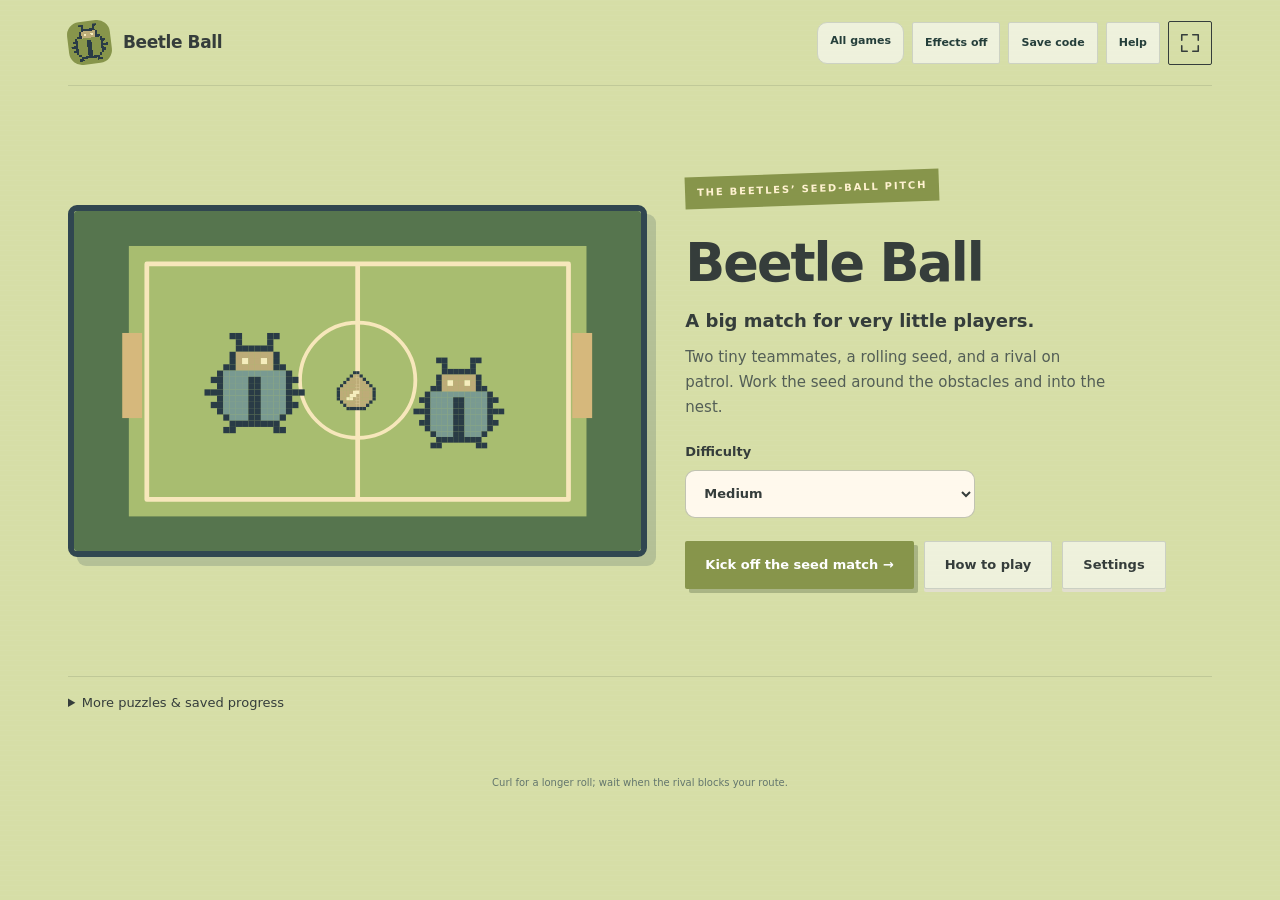
<file: beetle-ball/index.html>
<!doctype html>
<html lang="en">
<head>
  <meta charset="utf-8"><meta name="viewport" content="width=device-width,initial-scale=1,viewport-fit=cover">
  <meta name="theme-color" content="#8c9951"><meta name="description" content="Push a seed past a patrolling rival and into the nest in a small garden sport.">
  <title>Beetle Ball · Ummah Games</title><link rel="icon" href="icon.svg" type="image/svg+xml"><link rel="stylesheet" href="styles.css?v=5"><link rel="stylesheet" href="presentation.css?v=6"><link rel="stylesheet" href="identity.css?v=6">
<link rel="stylesheet" href="puddle.css?v=2">
<link rel="stylesheet" href="screen.css?v=4">
</head>
<body data-ug-game="beetle-ball" data-game="beetle-ball">
  <a class="skip" href="#main">Skip to game</a>
  <div class="shell">
    <header><button class="brand" id="homeLink"><span class="brand-mark" aria-hidden="true">🐞</span><strong id="gameTitle">Beetle Ball</strong></button><nav class="header-tools" aria-label="Game options"><a id="shelfLink" href="/">All games</a><button id="sound" aria-pressed="false">Sound off</button><button id="save">Save code</button><button id="help">Help</button></nav></header>
    <main id="main">
      <section id="home" aria-labelledby="heroTitle">
        <div class="game-menu">
          <div class="menu-art" id="menuArt" aria-hidden="true"></div>
          <div class="menu-copy"><p class="eyebrow" id="number">Ready when you are</p><h1 id="heroLabel">Beetle Ball</h1><p id="heroTitle">A big match for very little players.</p><p id="heroDescription">Push a seed past a patrolling rival and into the nest in a small garden sport.</p>
            <label class="difficulty-label" for="quickDifficulty">Difficulty<select id="quickDifficulty"><option value="1">Easy</option><option value="3" selected>Medium</option><option value="7">Hard</option></select></label>
            <div class="actions"><button id="begin" class="primary">Start playing →</button><button id="menuHelp" class="secondary">How to play</button><button id="menuSettings" class="secondary">Settings</button><button id="resume" class="secondary" hidden>Resume game</button></div>
            <span id="heroIcon" hidden>🐞</span>
          </div>
        </div>
        <details class="advanced-play" id="advancedPlay"><summary>More puzzles &amp; saved progress</summary><button id="allLevels" class="secondary">Choose a puzzle</button><p id="progress"></p><div id="levelList" class="level-grid" aria-label="Choose a puzzle"></div>
        <section id="generatedSection" class="generated-section" hidden aria-labelledby="generatedTitle">
          <p class="eyebrow">A fresh little challenge</p><h2 id="generatedTitle">Generated levels</h2><p>Choose any level number. The same number and difficulty make the same puzzle, so you can replay it or share your save code. Each level has its own finish. Stop whenever you like.</p>
          <form id="generatedForm" class="generated-form"><label for="generatedNumber">Level number<input id="generatedNumber" type="text" inputmode="numeric" pattern="[1-9][0-9]*" maxlength="60" value="1" autocomplete="off" required></label><label for="generatedDifficulty">Challenge<select id="generatedDifficulty"><option value="0">Gentle · 1</option><option value="1">Gentle · 2</option><option value="2">Gentle · 3</option><option value="3" selected>Thoughtful · 1</option><option value="4">Thoughtful · 2</option><option value="5">Thoughtful · 3</option><option value="6">Tricky · 1</option><option value="7">Tricky · 2</option></select></label><button id="generatedStart" type="button" class="primary">Play this level →</button></form><p id="generatedMessage" role="status"></p>
        </section></details>
      </section>
      <section id="play" hidden aria-labelledby="playTitle">
        <div class="play-top"><button id="levels" class="bare">← Menu</button><div><p class="eyebrow" id="chapter"></p><h1 id="playTitle" tabindex="-1"></h1></div><span id="moves"></span></div>
        <div class="play-layout"><div class="scene-card"><div class="scene-caption"><span aria-hidden="true">🐞</span><strong id="tip"></strong></div><div class="board" id="board" role="group" aria-label="Game board"></div><div id="tools" class="tools" role="group" aria-label="Game actions"></div><div id="readout" class="readout"></div><p id="status" class="status" role="status" aria-live="polite"></p></div><aside class="sidebar"><div class="action-dock"><button id="run" class="primary">Test your plan</button><button id="undo">Undo</button><button id="restart">Restart</button></div><details class="field-guide"><summary>How to play</summary><p id="lesson"></p><button type="button" id="readInstruction">Read the instruction aloud</button><p class="footnote">Take your time. Your next idea might be the one.</p></details></aside></div>
      </section>
    </main>
    <p class="footnote">A little play, a little possibility. Made for Ummah Games.</p>
  </div>
  <dialog id="settingsDialog" class="dialog" aria-labelledby="settingsTitle"><h2 id="settingsTitle">Settings</h2><label class="motion-setting"><input id="reduceMotion" type="checkbox"> Reduce animation</label><p>Sound can be switched on or off in the top bar. Your progress stays in your save code.</p><button class="primary" data-close="settingsDialog">Done</button></dialog>
  <dialog id="result" class="dialog result" aria-labelledby="resultTitle"><div class="result-icon" aria-hidden="true">✦</div><p class="eyebrow">A lovely place to stop</p><h2 id="resultTitle">Level complete!</h2><p id="resultText"></p><div class="actions"><button id="finishLevels" class="secondary">Game menu</button><button id="next" class="primary">Next level →</button><button id="generatedAfterCampaign" class="secondary" hidden>Try a generated level</button></div></dialog>
  <dialog id="helpDialog" class="dialog" aria-labelledby="helpTitle"><button data-close="helpDialog" class="close" aria-label="Close help">×</button><p class="eyebrow">How to play</p><h2 id="helpTitle">Beetle Ball</h2><p id="helpText"></p><p>Use touch or a mouse to choose. Keyboard players can Tab to any control and press Enter or Space. Movement games also use the arrow keys. Undo and restart are always available.</p><button class="primary" data-close="helpDialog">Back to play</button></dialog>
  <dialog id="saveDialog" class="dialog" aria-labelledby="saveTitle"><button data-close="saveDialog" class="close" aria-label="Close save">×</button><p class="eyebrow">Take your place with you</p><h2 id="saveTitle">Your game code</h2><p>This code remembers your completed levels and your current plan. Copy it somewhere safe, or bookmark the page. Paste a code below to continue later.</p><label for="saveInput">Save code</label><textarea id="saveInput" spellcheck="false" autocomplete="off"></textarea><div class="actions"><button id="copy" class="primary">Copy code</button><button id="load" class="secondary">Load code</button><button data-close="saveDialog" class="secondary">Done</button></div><p id="saveStatus" role="status"></p></dialog>
  <script src="identities.js?v=6"></script><script src="artwork.js?v=6"></script><script src="presentation.js?v=7"></script>
  <script src="expansion-catalog.js?v=5"></script><script src="catalog.js?v=5"></script><script src="engine.js?v=5"></script><script src="expansion-engine.js?v=5"></script><script src="legacy-engine.js?v=5"></script><script src="legacy-expansion-engine.js?v=5"></script><script src="improvements.js?v=5"></script><script src="specialized-procedural.js?v=7"></script><script src="carpet-challenges.js?v=5"></script><script src="puddle-challenges.js?v=2"></script><script src="puddle-ui.js?v=2"></script><script src="procedural.js?v=7"></script><script src="procedural-ui.js?v=7"></script><script src="checkpoints.js?v=7"></script><script src="play-support.js?v=7"></script><script src="expansion-ui.js?v=5"></script><script src="game.js?v=7"></script>
<script src="screen.js?v=4"></script>
</body>
</html>
</file>
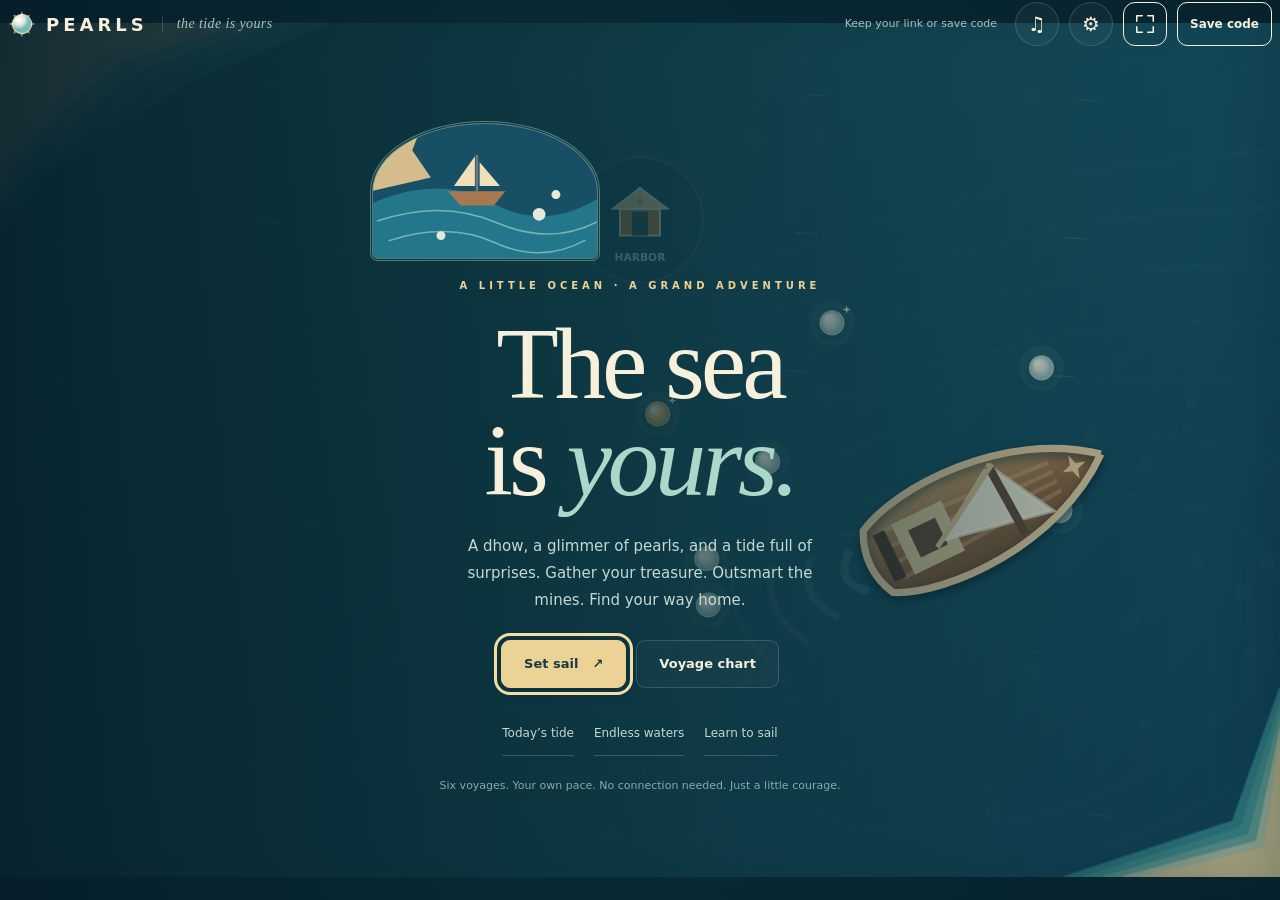
<file: pearls/index.html>
<!doctype html>
<html lang="en">
<head>
  <meta charset="utf-8">
  <meta name="viewport" content="width=device-width, initial-scale=1, viewport-fit=cover">
  <meta name="theme-color" content="#092d37">
  <meta name="description" content="Sail a dhow, gather luminous pearls, and turn chasing mines against each other. A complete local arcade adventure.">
  <title>Pearls · A little ocean, a grand adventure</title>
  <link rel="icon" href="assets/pearl.svg" type="image/svg+xml">
  <link rel="stylesheet" href="styles.css?v=screen-1">
<link rel="stylesheet" href="screen.css?v=4">
<link rel="stylesheet" href="legacy-art.css?v=6"><link rel="stylesheet" href="mobile-first.css?v=2">
</head>
<body data-ug-game="pearls">
<script src="portable-profile.js"></script>
  <main class="game-shell">
    <header class="masthead">
      <a class="wordmark" href="#" id="home-link" aria-label="Pearls home"><img src="assets/pearl.svg" alt="" width="28" height="28"> PEARLS <span>the tide is yours</span></a>
      <div class="header-actions"><span id="save-status" class="save-status">Progress stays on this device</span><button id="sound-toggle" class="icon-button" aria-label="Mute sound" title="Toggle sound">♫</button><button id="settings-open" class="icon-button" aria-label="Open settings" title="Settings">⚙</button></div>
    </header>
    <section class="ocean-frame" id="ocean-frame" aria-label="Sailing arena">
      <canvas id="game" width="960" height="640" tabindex="0" aria-label="Sailing game. Move with arrows or WASD, Shift to brake, Space to surge, E for an echo buoy, Escape to pause."></canvas>
      <div class="vignette" aria-hidden="true"></div>
      <div id="hud" class="hud" hidden>
        <div class="hud-panel objective"><span class="eyebrow" id="sector-label">SECTOR 1 / 3</span><strong id="quota-label">0 / 6 pearls</strong><div class="meter"><span id="quota-fill"></span></div><span id="objective-hint">Gather pearls, then find the harbor</span></div>
        <div class="hud-panel score-panel"><span class="eyebrow">CARGO VALUE</span><strong id="score-label">0</strong><div class="combo-line"><span id="combo-label">1×</span><div class="meter combo-meter"><span id="combo-fill"></span></div></div></div>
        <div class="hud-panel ship-panel"><span class="eyebrow">HULL</span><span id="hull-label" aria-label="Three hull points">◆ ◆ ◆</span><button id="pause-button" class="icon-button" aria-label="Pause game">Ⅱ</button></div>
      </div>
      <div id="voyage-banner" class="voyage-banner" hidden></div>
      <div id="tutorial-tip" class="tutorial-tip" hidden></div>
      <div id="toast" class="toast" role="status" hidden></div>
      <div id="ability-bar" class="ability-bar" hidden><span id="dash-status">SPACE · SURGE READY</span><span id="buoy-status">E · ECHO READY</span><span id="tide-status">CALM WATER</span></div>
      <div id="touch-controls" class="touch-controls" hidden>
        <div class="stick-pad" id="stick-pad" aria-label="Drag to steer"><span class="stick-ring"></span><span id="stick-knob" class="stick-knob"></span><span class="stick-caption">STEER</span></div>
        <div class="touch-actions"><button id="touch-buoy" aria-label="Deploy echo buoy">ECHO</button><button id="touch-dash" aria-label="Surge forward">SURGE</button><button id="touch-brake" aria-label="Hold to brake">BRAKE</button></div>
      </div>
      <section id="screen" class="screen" aria-label="Game menu"></section>
    </section>
    <footer class="footer"><span id="control-hint">A small boat. An ocean of possibilities.</span><span>Made of tides &amp; little victories <span class="footer-star">✦</span></span></footer>
  </main>
  <dialog id="settings-dialog" aria-labelledby="settings-title">
    <form method="dialog" class="settings-form">
      <div class="dialog-heading"><div><span class="eyebrow">MAKE YOURSELF AT HOME</span><h2 id="settings-title">Captain’s preferences</h2></div><button class="icon-button" aria-label="Close settings">×</button></div>
      <label>Steering<select id="steering-setting"><option value="direct">Direct · move toward your input</option><option value="classic">Classic · rotate and thrust</option></select></label>
      <label>Effects volume<input id="volume-setting" type="range" min="0" max="1" step="0.05"></label>
      <label class="check-label"><input type="checkbox" id="motion-setting"> Reduce motion and flashes</label>
      <label class="check-label"><input type="checkbox" id="contrast-setting"> Stronger contrast</label>
      <label class="check-label"><input type="checkbox" id="touch-setting"> Always show touch controls</label>
      <p class="settings-note">Arrows / WASD steer · Shift brakes · Space surges · E drops an echo buoy · P / Escape pauses. Touch steering always follows the joystick direction.</p>
      <p class="settings-note">Progress and records are stored only on this device. No accounts, downloads, or connection needed to play.</p>
      <button class="button primary">Back to the sea</button>
    </form>
  </dialog>
  <div id="announcer" class="sr-only" aria-live="polite" aria-atomic="true"></div>
  <noscript><p class="noscript">Pearls needs JavaScript to sail. Enable it and reload this page.</p></noscript>
  <script src="src/data.js"></script>
  <script src="src/engine.js"></script>
  <script src="src/render.js"></script>
  <script src="src/audio.js"></script>
  <script src="src/input.js"></script>
  <script src="src/main.js"></script>
<script src="screen.js?v=4"></script>
<script src="identities.js?v=6"></script><script src="artwork.js?v=6"></script><script src="legacy-art.js?v=6"></script></body>
</html>
</file>
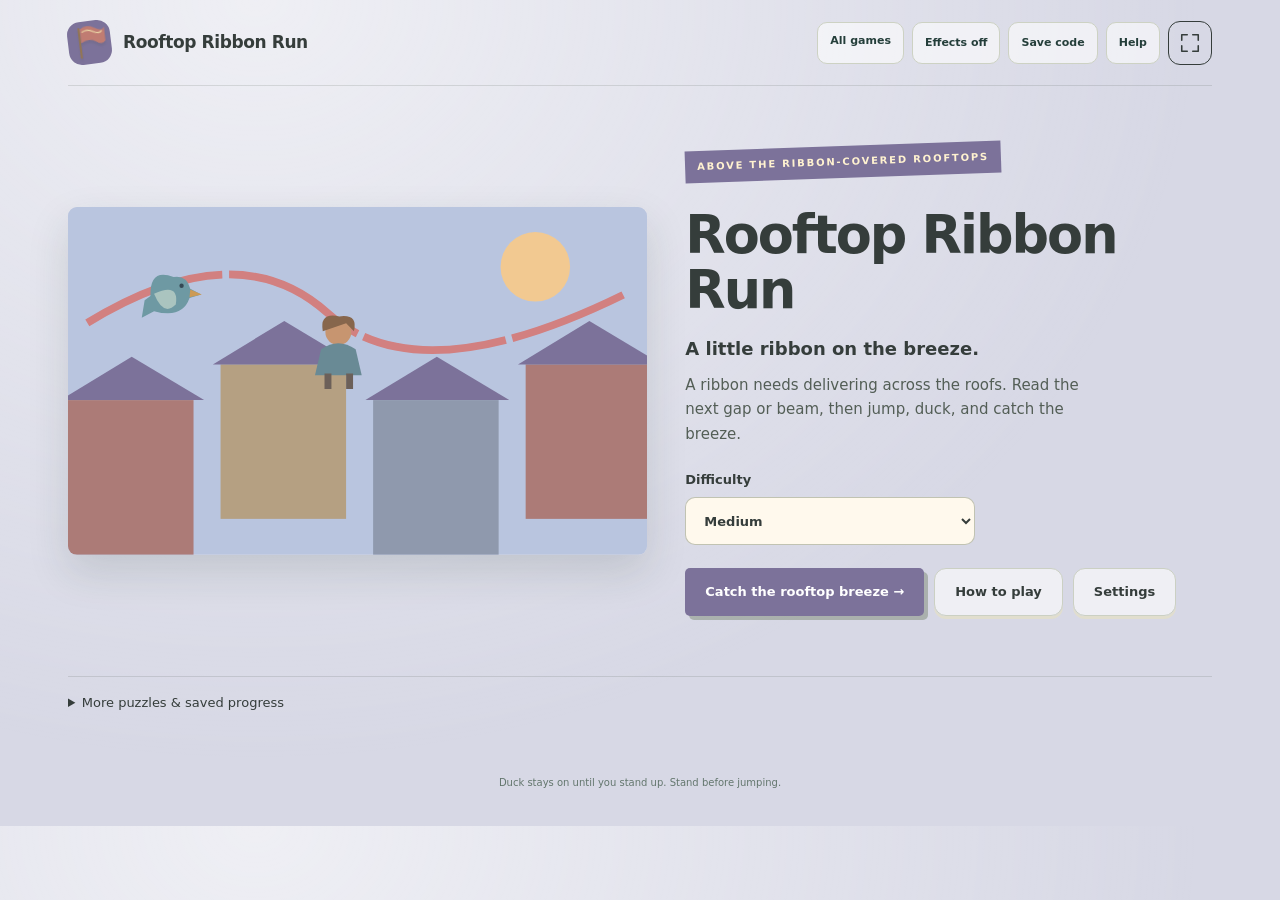
<file: rooftop-ribbon-run/index.html>
<!doctype html>
<html lang="en">
<head>
  <meta charset="utf-8"><meta name="viewport" content="width=device-width,initial-scale=1,viewport-fit=cover">
  <meta name="theme-color" content="#638ba5"><meta name="description" content="Jump, duck, and glide through finite rooftop delivery courses.">
  <title>Rooftop Ribbon Run · Ummah Games</title><link rel="icon" href="icon.svg" type="image/svg+xml"><link rel="stylesheet" href="styles.css?v=5"><link rel="stylesheet" href="presentation.css?v=6"><link rel="stylesheet" href="identity.css?v=6">
<link rel="stylesheet" href="puddle.css?v=2">
<link rel="stylesheet" href="screen.css?v=4">
</head>
<body data-ug-game="rooftop-ribbon-run" data-game="rooftop-ribbon-run">
  <a class="skip" href="#main">Skip to game</a>
  <div class="shell">
    <header><button class="brand" id="homeLink"><span class="brand-mark" aria-hidden="true">🪁</span><strong id="gameTitle">Rooftop Ribbon Run</strong></button><nav class="header-tools" aria-label="Game options"><a id="shelfLink" href="/">All games</a><button id="sound" aria-pressed="false">Sound off</button><button id="save">Save code</button><button id="help">Help</button></nav></header>
    <main id="main">
      <section id="home" aria-labelledby="heroTitle">
        <div class="game-menu">
          <div class="menu-art" id="menuArt" aria-hidden="true"></div>
          <div class="menu-copy"><p class="eyebrow" id="number">Ready when you are</p><h1 id="heroLabel">Rooftop Ribbon Run</h1><p id="heroTitle">A little ribbon on the breeze.</p><p id="heroDescription">Jump, duck, and glide through finite rooftop delivery courses.</p>
            <label class="difficulty-label" for="quickDifficulty">Difficulty<select id="quickDifficulty"><option value="1">Easy</option><option value="3" selected>Medium</option><option value="7">Hard</option></select></label>
            <div class="actions"><button id="begin" class="primary">Start playing →</button><button id="menuHelp" class="secondary">How to play</button><button id="menuSettings" class="secondary">Settings</button><button id="resume" class="secondary" hidden>Resume game</button></div>
            <span id="heroIcon" hidden>🪁</span>
          </div>
        </div>
        <details class="advanced-play" id="advancedPlay"><summary>More puzzles &amp; saved progress</summary><button id="allLevels" class="secondary">Choose a puzzle</button><p id="progress"></p><div id="levelList" class="level-grid" aria-label="Choose a puzzle"></div>
        <section id="generatedSection" class="generated-section" hidden aria-labelledby="generatedTitle">
          <p class="eyebrow">A fresh little challenge</p><h2 id="generatedTitle">Generated levels</h2><p>Choose any level number. The same number and difficulty make the same puzzle, so you can replay it or share your save code. Each level has its own finish. Stop whenever you like.</p>
          <form id="generatedForm" class="generated-form"><label for="generatedNumber">Level number<input id="generatedNumber" type="text" inputmode="numeric" pattern="[1-9][0-9]*" maxlength="60" value="1" autocomplete="off" required></label><label for="generatedDifficulty">Challenge<select id="generatedDifficulty"><option value="0">Gentle · 1</option><option value="1">Gentle · 2</option><option value="2">Gentle · 3</option><option value="3" selected>Thoughtful · 1</option><option value="4">Thoughtful · 2</option><option value="5">Thoughtful · 3</option><option value="6">Tricky · 1</option><option value="7">Tricky · 2</option></select></label><button id="generatedStart" type="button" class="primary">Play this level →</button></form><p id="generatedMessage" role="status"></p>
        </section></details>
      </section>
      <section id="play" hidden aria-labelledby="playTitle">
        <div class="play-top"><button id="levels" class="bare">← Menu</button><div><p class="eyebrow" id="chapter"></p><h1 id="playTitle" tabindex="-1"></h1></div><span id="moves"></span></div>
        <div class="play-layout"><div class="scene-card"><div class="scene-caption"><span aria-hidden="true">🪁</span><strong id="tip"></strong></div><div class="board" id="board" role="group" aria-label="Game board"></div><div id="tools" class="tools" role="group" aria-label="Game actions"></div><div id="readout" class="readout"></div><p id="status" class="status" role="status" aria-live="polite"></p></div><aside class="sidebar"><div class="action-dock"><button id="run" class="primary">Test your plan</button><button id="undo">Undo</button><button id="restart">Restart</button></div><details class="field-guide"><summary>How to play</summary><p id="lesson"></p><button type="button" id="readInstruction">Read the instruction aloud</button><p class="footnote">Take your time. Your next idea might be the one.</p></details></aside></div>
      </section>
    </main>
    <p class="footnote">A little play, a little possibility. Made for Ummah Games.</p>
  </div>
  <dialog id="settingsDialog" class="dialog" aria-labelledby="settingsTitle"><h2 id="settingsTitle">Settings</h2><label class="motion-setting"><input id="reduceMotion" type="checkbox"> Reduce animation</label><p>Sound can be switched on or off in the top bar. Your progress stays in your save code.</p><button class="primary" data-close="settingsDialog">Done</button></dialog>
  <dialog id="result" class="dialog result" aria-labelledby="resultTitle"><div class="result-icon" aria-hidden="true">✦</div><p class="eyebrow">A lovely place to stop</p><h2 id="resultTitle">Level complete!</h2><p id="resultText"></p><div class="actions"><button id="finishLevels" class="secondary">Game menu</button><button id="next" class="primary">Next level →</button><button id="generatedAfterCampaign" class="secondary" hidden>Try a generated level</button></div></dialog>
  <dialog id="helpDialog" class="dialog" aria-labelledby="helpTitle"><button data-close="helpDialog" class="close" aria-label="Close help">×</button><p class="eyebrow">How to play</p><h2 id="helpTitle">Rooftop Ribbon Run</h2><p id="helpText"></p><p>Use touch or a mouse to choose. Keyboard players can Tab to any control and press Enter or Space. Movement games also use the arrow keys. Undo and restart are always available.</p><button class="primary" data-close="helpDialog">Back to play</button></dialog>
  <dialog id="saveDialog" class="dialog" aria-labelledby="saveTitle"><button data-close="saveDialog" class="close" aria-label="Close save">×</button><p class="eyebrow">Take your place with you</p><h2 id="saveTitle">Your game code</h2><p>This code remembers your completed levels and your current plan. Copy it somewhere safe, or bookmark the page. Paste a code below to continue later.</p><label for="saveInput">Save code</label><textarea id="saveInput" spellcheck="false" autocomplete="off"></textarea><div class="actions"><button id="copy" class="primary">Copy code</button><button id="load" class="secondary">Load code</button><button data-close="saveDialog" class="secondary">Done</button></div><p id="saveStatus" role="status"></p></dialog>
  <script src="identities.js?v=6"></script><script src="artwork.js?v=6"></script><script src="presentation.js?v=7"></script>
  <script src="expansion-catalog.js?v=5"></script><script src="catalog.js?v=5"></script><script src="engine.js?v=5"></script><script src="expansion-engine.js?v=5"></script><script src="legacy-engine.js?v=5"></script><script src="legacy-expansion-engine.js?v=5"></script><script src="improvements.js?v=5"></script><script src="specialized-procedural.js?v=7"></script><script src="carpet-challenges.js?v=5"></script><script src="puddle-challenges.js?v=2"></script><script src="puddle-ui.js?v=2"></script><script src="procedural.js?v=7"></script><script src="procedural-ui.js?v=7"></script><script src="checkpoints.js?v=7"></script><script src="play-support.js?v=7"></script><script src="expansion-ui.js?v=5"></script><script src="game.js?v=7"></script>
<script src="screen.js?v=4"></script>
</body>
</html>
</file>
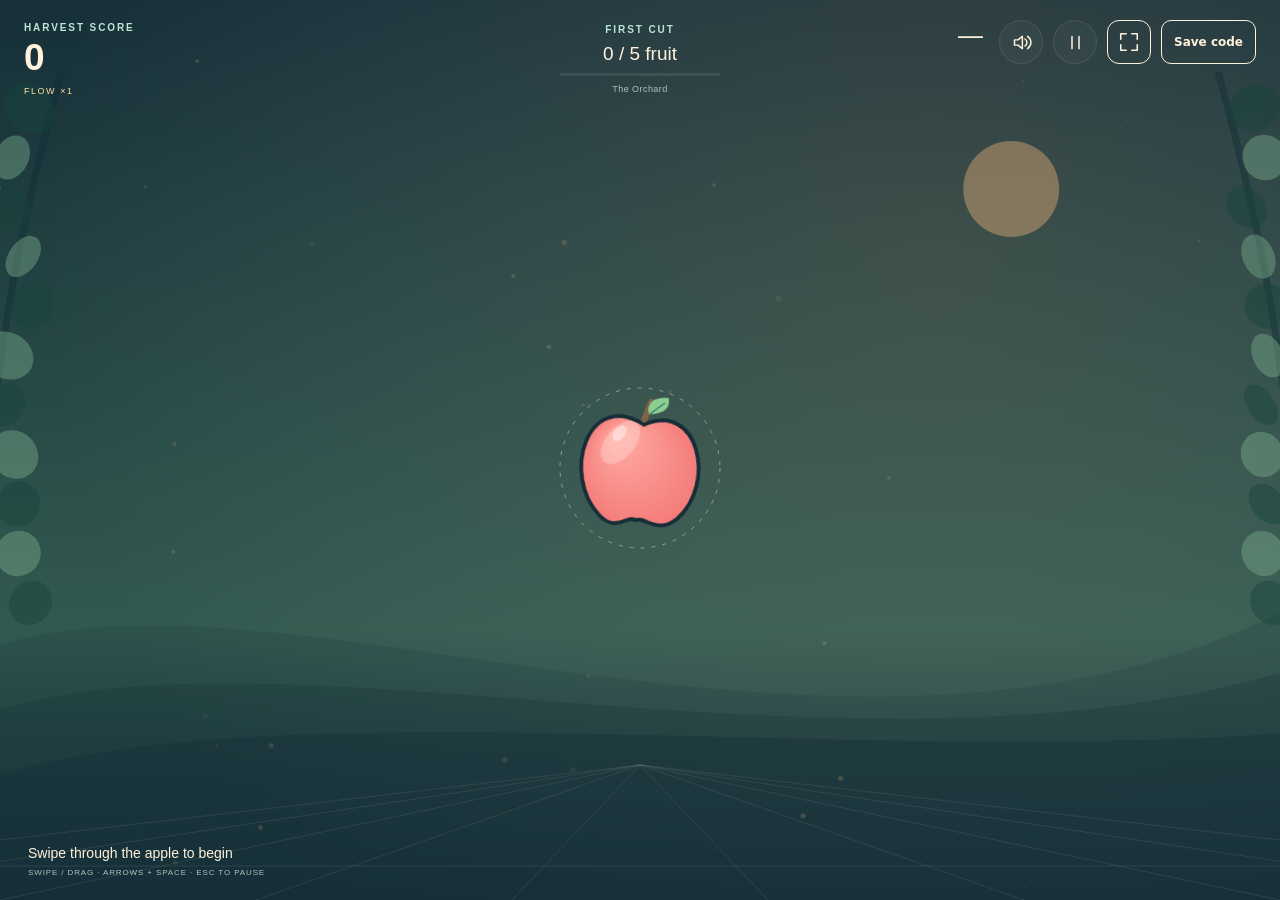
<file: swipe/index.html>
<!doctype html>
<html lang="en">
<head>
  <meta charset="utf-8">
  <meta name="viewport" content="width=device-width, initial-scale=1, viewport-fit=cover">
  <meta name="theme-color" content="#162f38">
  <meta name="description" content="A little blade. A world of gardens. Swipe through a handcrafted fruit harvest, entirely in your browser.">
  <title>Swipe Harvest — a little slice of wonder</title>
  <link rel="stylesheet" href="styles.css">
<link rel="stylesheet" href="screen.css?v=4">
<link rel="stylesheet" href="legacy-art.css?v=6"><link rel="stylesheet" href="mobile-first.css?v=2">
</head>
<body data-ug-game="swipe" data-screen="loading">
<script src="portable-profile.js"></script>
  <canvas id="gameCanvas" tabindex="0" aria-label="Fruit slicing play surface" aria-describedby="gameInstructions">Your browser needs Canvas support to play Swipe Harvest.</canvas>
  <p id="gameInstructions" class="sr-only">Drag with your mouse, swipe with a finger, or move the blade with arrow keys and hold Space to slice. Cut fruit together for combos. Keep clear of marked ceramic pots. Hold Shift for a faster keyboard blade. Escape pauses the game.</p>
  <header class="site-header" id="siteHeader">
    <button class="wordmark" data-action="home" aria-label="Swipe Harvest home"><svg viewBox="0 0 40 40" aria-hidden="true"><path d="M9 29C7 11 18 4 33 7c2 16-8 25-24 22Z" fill="currentColor"/><path d="m9 30 18-17" fill="none" stroke="#162f38" stroke-width="2"/></svg><span>SWIPE<span class="wordmark-sub">HARVEST</span></span></button>
    <div class="header-tools"><span class="local-tag">A LITTLE SLICE OF WONDER</span><button class="icon-button" data-action="settings" aria-label="Open settings" title="Settings"><svg viewBox="0 0 24 24" aria-hidden="true"><path d="M4 7h16M4 17h16M8 4v6m8 4v6"/></svg></button></div>
  </header>
  <section class="hud" id="hud" hidden aria-label="Round information">
    <div class="score-block"><span class="eyebrow">HARVEST SCORE</span><strong id="scoreValue">0</strong><span class="flow-label" id="flowValue">FLOW ×1</span></div>
    <div class="objective-block"><span id="roundTitle" class="eyebrow">FIRST CUT</span><strong id="objectiveValue">0 / 5 fruit</strong><div class="objective-track"><span id="objectiveBar"></span></div><span id="roundDetail">The Orchard</span></div>
    <div class="round-tools"><div class="clock"><strong id="timeValue">—</strong><span id="heartsValue"></span></div><button class="icon-button" data-action="mute" id="muteButton" aria-label="Mute sound"></button><button class="icon-button" data-action="pause" aria-label="Pause round"><svg viewBox="0 0 24 24" aria-hidden="true"><path d="M8 5v14M16 5v14"/></svg></button></div>
  </section>
  <div class="rush-hud" id="rushHud" hidden><span id="rushLabel">HARVEST RUSH</span><div><i id="rushBar"></i></div></div>
  <section class="overlay" id="panel" hidden tabindex="-1" aria-label="Game menu"></section>
  <footer class="play-footer" id="playFooter" hidden><div><span class="coach" id="coach">Swipe through the fruit</span><span class="input-hint">SWIPE / DRAG · ARROWS + SPACE · ESC TO PAUSE</span></div><button class="quiet-button" id="endZen" data-action="end" hidden>Finish session ↗</button></footer>
  <div id="toast" class="toast" role="status" hidden></div>
  <div id="announcer" class="sr-only" aria-live="polite" aria-atomic="true"></div>
  <noscript><section class="noscript">Swipe Harvest needs JavaScript to grow. Enable it, then reload this page.</section></noscript>
  <script src="core.js"></script>
  <script src="art.js"></script>
  <script src="audio.js"></script>
  <script src="game.js"></script>
<script src="screen.js?v=4"></script>
<script src="identities.js?v=6"></script><script src="artwork.js?v=6"></script><script src="legacy-art.js?v=6"></script></body>
</html>
</file>
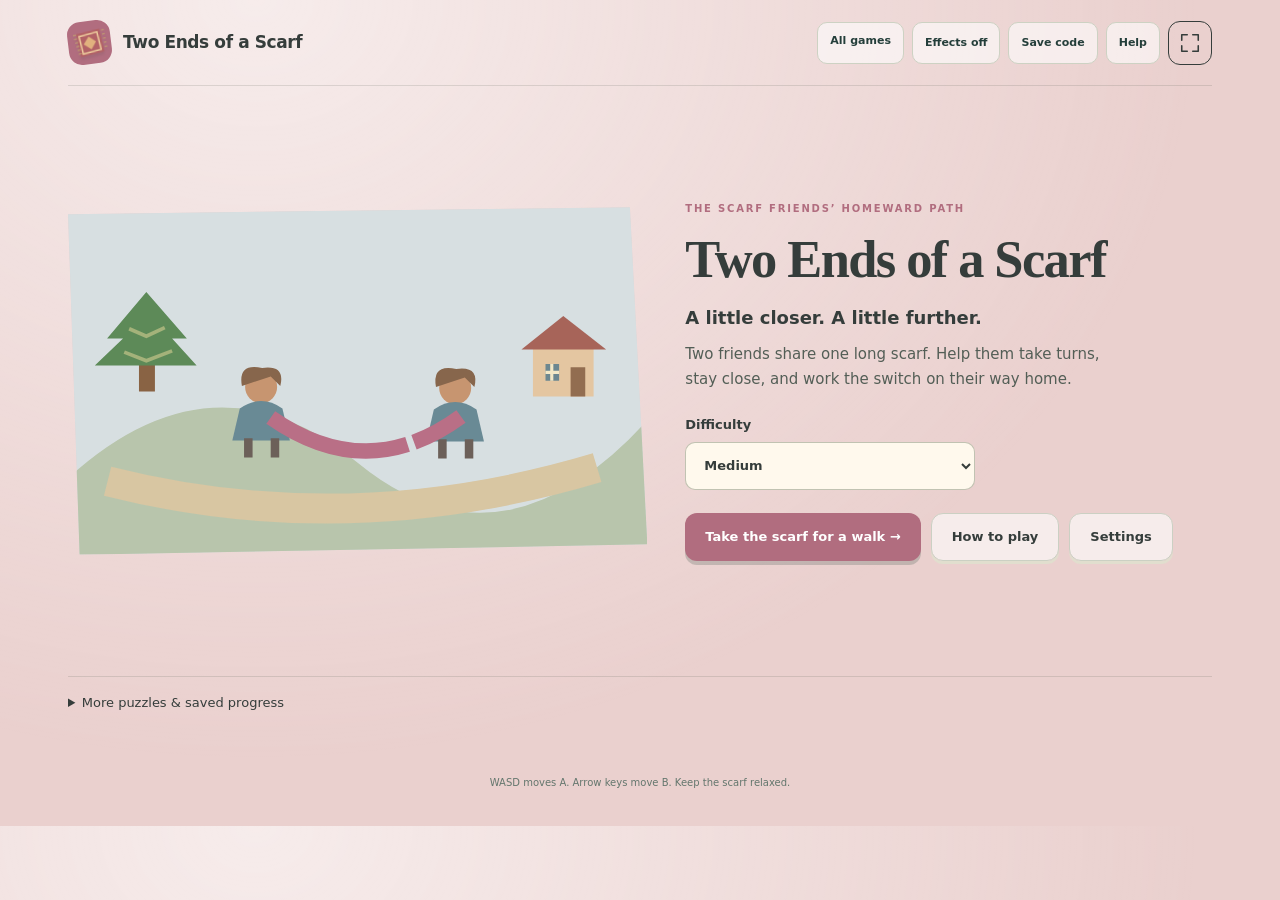
<file: two-ends-of-a-scarf/index.html>
<!doctype html>
<html lang="en">
<head>
  <meta charset="utf-8"><meta name="viewport" content="width=device-width,initial-scale=1,viewport-fit=cover">
  <meta name="theme-color" content="#a76f7c"><meta name="description" content="Guide two scarf-linked friends through switches and shared paths.">
  <title>Two Ends of a Scarf · Ummah Games</title><link rel="icon" href="icon.svg" type="image/svg+xml"><link rel="stylesheet" href="styles.css?v=5"><link rel="stylesheet" href="presentation.css?v=6"><link rel="stylesheet" href="identity.css?v=6">
<link rel="stylesheet" href="puddle.css?v=2">
<link rel="stylesheet" href="screen.css?v=4">
</head>
<body data-ug-game="two-ends-of-a-scarf" data-game="two-ends-of-a-scarf">
  <a class="skip" href="#main">Skip to game</a>
  <div class="shell">
    <header><button class="brand" id="homeLink"><span class="brand-mark" aria-hidden="true">🧣</span><strong id="gameTitle">Two Ends of a Scarf</strong></button><nav class="header-tools" aria-label="Game options"><a id="shelfLink" href="/">All games</a><button id="sound" aria-pressed="false">Sound off</button><button id="save">Save code</button><button id="help">Help</button></nav></header>
    <main id="main">
      <section id="home" aria-labelledby="heroTitle">
        <div class="game-menu">
          <div class="menu-art" id="menuArt" aria-hidden="true"></div>
          <div class="menu-copy"><p class="eyebrow" id="number">Ready when you are</p><h1 id="heroLabel">Two Ends of a Scarf</h1><p id="heroTitle">A little closer. A little further.</p><p id="heroDescription">Guide two scarf-linked friends through switches and shared paths.</p>
            <label class="difficulty-label" for="quickDifficulty">Difficulty<select id="quickDifficulty"><option value="1">Easy</option><option value="3" selected>Medium</option><option value="7">Hard</option></select></label>
            <div class="actions"><button id="begin" class="primary">Start playing →</button><button id="menuHelp" class="secondary">How to play</button><button id="menuSettings" class="secondary">Settings</button><button id="resume" class="secondary" hidden>Resume game</button></div>
            <span id="heroIcon" hidden>🧣</span>
          </div>
        </div>
        <details class="advanced-play" id="advancedPlay"><summary>More puzzles &amp; saved progress</summary><button id="allLevels" class="secondary">Choose a puzzle</button><p id="progress"></p><div id="levelList" class="level-grid" aria-label="Choose a puzzle"></div>
        <section id="generatedSection" class="generated-section" hidden aria-labelledby="generatedTitle">
          <p class="eyebrow">A fresh little challenge</p><h2 id="generatedTitle">Generated levels</h2><p>Choose any level number. The same number and difficulty make the same puzzle, so you can replay it or share your save code. Each level has its own finish. Stop whenever you like.</p>
          <form id="generatedForm" class="generated-form"><label for="generatedNumber">Level number<input id="generatedNumber" type="text" inputmode="numeric" pattern="[1-9][0-9]*" maxlength="60" value="1" autocomplete="off" required></label><label for="generatedDifficulty">Challenge<select id="generatedDifficulty"><option value="0">Gentle · 1</option><option value="1">Gentle · 2</option><option value="2">Gentle · 3</option><option value="3" selected>Thoughtful · 1</option><option value="4">Thoughtful · 2</option><option value="5">Thoughtful · 3</option><option value="6">Tricky · 1</option><option value="7">Tricky · 2</option></select></label><button id="generatedStart" type="button" class="primary">Play this level →</button></form><p id="generatedMessage" role="status"></p>
        </section></details>
      </section>
      <section id="play" hidden aria-labelledby="playTitle">
        <div class="play-top"><button id="levels" class="bare">← Menu</button><div><p class="eyebrow" id="chapter"></p><h1 id="playTitle" tabindex="-1"></h1></div><span id="moves"></span></div>
        <div class="play-layout"><div class="scene-card"><div class="scene-caption"><span aria-hidden="true">🧣</span><strong id="tip"></strong></div><div class="board" id="board" role="group" aria-label="Game board"></div><div id="tools" class="tools" role="group" aria-label="Game actions"></div><div id="readout" class="readout"></div><p id="status" class="status" role="status" aria-live="polite"></p></div><aside class="sidebar"><div class="action-dock"><button id="run" class="primary">Test your plan</button><button id="undo">Undo</button><button id="restart">Restart</button></div><details class="field-guide"><summary>How to play</summary><p id="lesson"></p><button type="button" id="readInstruction">Read the instruction aloud</button><p class="footnote">Take your time. Your next idea might be the one.</p></details></aside></div>
      </section>
    </main>
    <p class="footnote">A little play, a little possibility. Made for Ummah Games.</p>
  </div>
  <dialog id="settingsDialog" class="dialog" aria-labelledby="settingsTitle"><h2 id="settingsTitle">Settings</h2><label class="motion-setting"><input id="reduceMotion" type="checkbox"> Reduce animation</label><p>Sound can be switched on or off in the top bar. Your progress stays in your save code.</p><button class="primary" data-close="settingsDialog">Done</button></dialog>
  <dialog id="result" class="dialog result" aria-labelledby="resultTitle"><div class="result-icon" aria-hidden="true">✦</div><p class="eyebrow">A lovely place to stop</p><h2 id="resultTitle">Level complete!</h2><p id="resultText"></p><div class="actions"><button id="finishLevels" class="secondary">Game menu</button><button id="next" class="primary">Next level →</button><button id="generatedAfterCampaign" class="secondary" hidden>Try a generated level</button></div></dialog>
  <dialog id="helpDialog" class="dialog" aria-labelledby="helpTitle"><button data-close="helpDialog" class="close" aria-label="Close help">×</button><p class="eyebrow">How to play</p><h2 id="helpTitle">Two Ends of a Scarf</h2><p id="helpText"></p><p>Use touch or a mouse to choose. Keyboard players can Tab to any control and press Enter or Space. Movement games also use the arrow keys. Undo and restart are always available.</p><button class="primary" data-close="helpDialog">Back to play</button></dialog>
  <dialog id="saveDialog" class="dialog" aria-labelledby="saveTitle"><button data-close="saveDialog" class="close" aria-label="Close save">×</button><p class="eyebrow">Take your place with you</p><h2 id="saveTitle">Your game code</h2><p>This code remembers your completed levels and your current plan. Copy it somewhere safe, or bookmark the page. Paste a code below to continue later.</p><label for="saveInput">Save code</label><textarea id="saveInput" spellcheck="false" autocomplete="off"></textarea><div class="actions"><button id="copy" class="primary">Copy code</button><button id="load" class="secondary">Load code</button><button data-close="saveDialog" class="secondary">Done</button></div><p id="saveStatus" role="status"></p></dialog>
  <script src="identities.js?v=6"></script><script src="artwork.js?v=6"></script><script src="presentation.js?v=7"></script>
  <script src="expansion-catalog.js?v=5"></script><script src="catalog.js?v=5"></script><script src="engine.js?v=5"></script><script src="expansion-engine.js?v=5"></script><script src="legacy-engine.js?v=5"></script><script src="legacy-expansion-engine.js?v=5"></script><script src="improvements.js?v=5"></script><script src="specialized-procedural.js?v=7"></script><script src="carpet-challenges.js?v=5"></script><script src="puddle-challenges.js?v=2"></script><script src="puddle-ui.js?v=2"></script><script src="procedural.js?v=7"></script><script src="procedural-ui.js?v=7"></script><script src="checkpoints.js?v=7"></script><script src="play-support.js?v=7"></script><script src="expansion-ui.js?v=5"></script><script src="game.js?v=7"></script>
<script src="screen.js?v=4"></script>
</body>
</html>
</file>
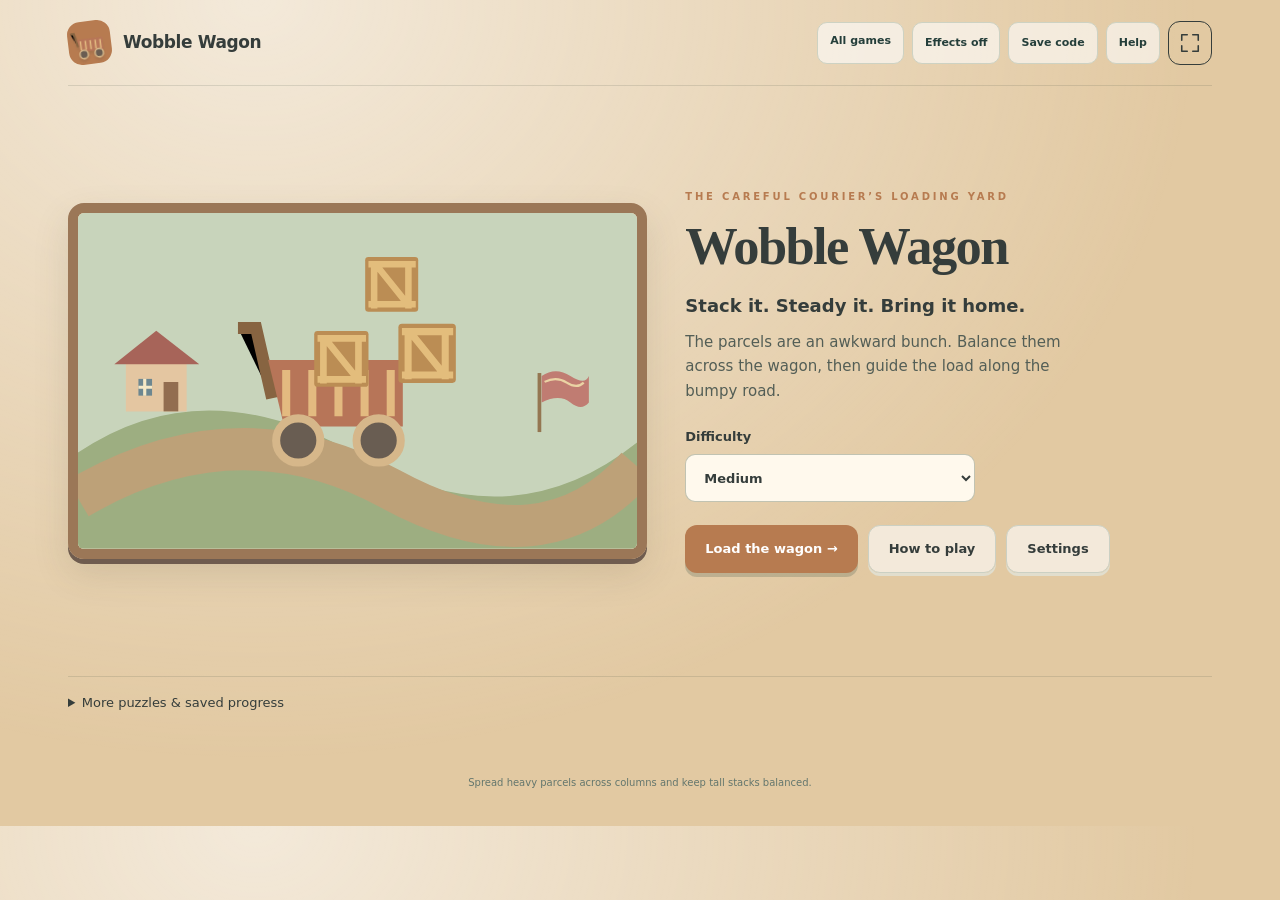
<file: wobble-wagon/index.html>
<!doctype html>
<html lang="en">
<head>
  <meta charset="utf-8"><meta name="viewport" content="width=device-width,initial-scale=1,viewport-fit=cover">
  <meta name="theme-color" content="#b88547"><meta name="description" content="Balance an awkward load, then choose your pace along a bumpy delivery road.">
  <title>Wobble Wagon · Ummah Games</title><link rel="icon" href="icon.svg" type="image/svg+xml"><link rel="stylesheet" href="styles.css?v=5"><link rel="stylesheet" href="presentation.css?v=6"><link rel="stylesheet" href="identity.css?v=6">
<link rel="stylesheet" href="puddle.css?v=2">
<link rel="stylesheet" href="screen.css?v=4">
</head>
<body data-ug-game="wobble-wagon" data-game="wobble-wagon">
  <a class="skip" href="#main">Skip to game</a>
  <div class="shell">
    <header><button class="brand" id="homeLink"><span class="brand-mark" aria-hidden="true">🛒</span><strong id="gameTitle">Wobble Wagon</strong></button><nav class="header-tools" aria-label="Game options"><a id="shelfLink" href="/">All games</a><button id="sound" aria-pressed="false">Sound off</button><button id="save">Save code</button><button id="help">Help</button></nav></header>
    <main id="main">
      <section id="home" aria-labelledby="heroTitle">
        <div class="game-menu">
          <div class="menu-art" id="menuArt" aria-hidden="true"></div>
          <div class="menu-copy"><p class="eyebrow" id="number">Ready when you are</p><h1 id="heroLabel">Wobble Wagon</h1><p id="heroTitle">Stack it. Steady it. Bring it home.</p><p id="heroDescription">Balance an awkward load, then choose your pace along a bumpy delivery road.</p>
            <label class="difficulty-label" for="quickDifficulty">Difficulty<select id="quickDifficulty"><option value="1">Easy</option><option value="3" selected>Medium</option><option value="7">Hard</option></select></label>
            <div class="actions"><button id="begin" class="primary">Start playing →</button><button id="menuHelp" class="secondary">How to play</button><button id="menuSettings" class="secondary">Settings</button><button id="resume" class="secondary" hidden>Resume game</button></div>
            <span id="heroIcon" hidden>🛒</span>
          </div>
        </div>
        <details class="advanced-play" id="advancedPlay"><summary>More puzzles &amp; saved progress</summary><button id="allLevels" class="secondary">Choose a puzzle</button><p id="progress"></p><div id="levelList" class="level-grid" aria-label="Choose a puzzle"></div>
        <section id="generatedSection" class="generated-section" hidden aria-labelledby="generatedTitle">
          <p class="eyebrow">A fresh little challenge</p><h2 id="generatedTitle">Generated levels</h2><p>Choose any level number. The same number and difficulty make the same puzzle, so you can replay it or share your save code. Each level has its own finish. Stop whenever you like.</p>
          <form id="generatedForm" class="generated-form"><label for="generatedNumber">Level number<input id="generatedNumber" type="text" inputmode="numeric" pattern="[1-9][0-9]*" maxlength="60" value="1" autocomplete="off" required></label><label for="generatedDifficulty">Challenge<select id="generatedDifficulty"><option value="0">Gentle · 1</option><option value="1">Gentle · 2</option><option value="2">Gentle · 3</option><option value="3" selected>Thoughtful · 1</option><option value="4">Thoughtful · 2</option><option value="5">Thoughtful · 3</option><option value="6">Tricky · 1</option><option value="7">Tricky · 2</option></select></label><button id="generatedStart" type="button" class="primary">Play this level →</button></form><p id="generatedMessage" role="status"></p>
        </section></details>
      </section>
      <section id="play" hidden aria-labelledby="playTitle">
        <div class="play-top"><button id="levels" class="bare">← Menu</button><div><p class="eyebrow" id="chapter"></p><h1 id="playTitle" tabindex="-1"></h1></div><span id="moves"></span></div>
        <div class="play-layout"><div class="scene-card"><div class="scene-caption"><span aria-hidden="true">🛒</span><strong id="tip"></strong></div><div class="board" id="board" role="group" aria-label="Game board"></div><div id="tools" class="tools" role="group" aria-label="Game actions"></div><div id="readout" class="readout"></div><p id="status" class="status" role="status" aria-live="polite"></p></div><aside class="sidebar"><div class="action-dock"><button id="run" class="primary">Test your plan</button><button id="undo">Undo</button><button id="restart">Restart</button></div><details class="field-guide"><summary>How to play</summary><p id="lesson"></p><button type="button" id="readInstruction">Read the instruction aloud</button><p class="footnote">Take your time. Your next idea might be the one.</p></details></aside></div>
      </section>
    </main>
    <p class="footnote">A little play, a little possibility. Made for Ummah Games.</p>
  </div>
  <dialog id="settingsDialog" class="dialog" aria-labelledby="settingsTitle"><h2 id="settingsTitle">Settings</h2><label class="motion-setting"><input id="reduceMotion" type="checkbox"> Reduce animation</label><p>Sound can be switched on or off in the top bar. Your progress stays in your save code.</p><button class="primary" data-close="settingsDialog">Done</button></dialog>
  <dialog id="result" class="dialog result" aria-labelledby="resultTitle"><div class="result-icon" aria-hidden="true">✦</div><p class="eyebrow">A lovely place to stop</p><h2 id="resultTitle">Level complete!</h2><p id="resultText"></p><div class="actions"><button id="finishLevels" class="secondary">Game menu</button><button id="next" class="primary">Next level →</button><button id="generatedAfterCampaign" class="secondary" hidden>Try a generated level</button></div></dialog>
  <dialog id="helpDialog" class="dialog" aria-labelledby="helpTitle"><button data-close="helpDialog" class="close" aria-label="Close help">×</button><p class="eyebrow">How to play</p><h2 id="helpTitle">Wobble Wagon</h2><p id="helpText"></p><p>Use touch or a mouse to choose. Keyboard players can Tab to any control and press Enter or Space. Movement games also use the arrow keys. Undo and restart are always available.</p><button class="primary" data-close="helpDialog">Back to play</button></dialog>
  <dialog id="saveDialog" class="dialog" aria-labelledby="saveTitle"><button data-close="saveDialog" class="close" aria-label="Close save">×</button><p class="eyebrow">Take your place with you</p><h2 id="saveTitle">Your game code</h2><p>This code remembers your completed levels and your current plan. Copy it somewhere safe, or bookmark the page. Paste a code below to continue later.</p><label for="saveInput">Save code</label><textarea id="saveInput" spellcheck="false" autocomplete="off"></textarea><div class="actions"><button id="copy" class="primary">Copy code</button><button id="load" class="secondary">Load code</button><button data-close="saveDialog" class="secondary">Done</button></div><p id="saveStatus" role="status"></p></dialog>
  <script src="identities.js?v=6"></script><script src="artwork.js?v=6"></script><script src="presentation.js?v=7"></script>
  <script src="expansion-catalog.js?v=5"></script><script src="catalog.js?v=5"></script><script src="engine.js?v=5"></script><script src="expansion-engine.js?v=5"></script><script src="legacy-engine.js?v=5"></script><script src="legacy-expansion-engine.js?v=5"></script><script src="improvements.js?v=5"></script><script src="specialized-procedural.js?v=7"></script><script src="carpet-challenges.js?v=5"></script><script src="puddle-challenges.js?v=2"></script><script src="puddle-ui.js?v=2"></script><script src="procedural.js?v=7"></script><script src="procedural-ui.js?v=7"></script><script src="checkpoints.js?v=7"></script><script src="play-support.js?v=7"></script><script src="expansion-ui.js?v=5"></script><script src="game.js?v=7"></script>
<script src="screen.js?v=4"></script>
</body>
</html>
</file>
<file: beetle-ball/styles.css>
:root{--accent:#39776a;--paper:#fffaf0;--ink:#243e3a;--muted:#63766d;--line:#deded0;--soft:#edf0e4;--gold:#e6bd62;--red:#c96c54}*{box-sizing:border-box}[hidden]{display:none!important}body{margin:0;min-width:300px;background:radial-gradient(ellipse at 0 0,#f6edc9,transparent 42rem),var(--paper);color:var(--ink);font:16px/1.55 ui-rounded,'Avenir Next',system-ui,sans-serif}button,input,textarea{font:inherit}button,a{-webkit-tap-highlight-color:transparent}button{color:inherit;cursor:pointer}button:disabled{cursor:default;opacity:.5}button:focus-visible,a:focus-visible,input:focus-visible,textarea:focus-visible{outline:3px solid #2c80aa;outline-offset:4px}main:focus{outline:none}button{touch-action:manipulation}h1,h2,p{margin-top:0}.shell{width:min(1260px,100%);margin:auto;padding:0 clamp(14px,4vw,48px) 35px}.skip{position:fixed;top:-100px;left:10px;z-index:100;padding:10px;background:var(--ink);color:white}.skip:focus{top:10px}header{display:flex;align-items:center;justify-content:space-between;gap:14px;min-height:86px;border-bottom:1px solid var(--line)}.brand{display:flex;align-items:center;gap:12px;border:0;background:none;padding:0;text-align:left;font-size:17px;font-weight:850;letter-spacing:-.4px}.brand-mark{display:grid;place-items:center;width:43px;height:43px;border-radius:13px;color:var(--paper);background:var(--accent);font-size:24px;transform:rotate(-7deg)}.header-tools{display:flex;align-items:center;gap:8px}.header-tools button,.header-tools a{padding:9px 12px;min-height:42px;border:1px solid #cdd2c3;background:#fff9;border-radius:10px;color:var(--ink);text-decoration:none;font-size:11px;font-weight:800}.hero{display:grid;grid-template-columns:1fr 1fr;align-items:center;gap:65px;padding:60px 0 45px;min-height:460px}.eyebrow{color:var(--accent);text-transform:uppercase;letter-spacing:1.8px;font-size:10px;font-weight:850;margin-bottom:15px}.hero h1{max-width:650px;font-size:clamp(43px,5vw,68px);font-weight:900;line-height:1.03;letter-spacing:-3px;margin-bottom:24px}.hero p:not(.eyebrow):not(.quiet-note){max-width:490px;color:var(--muted);font-size:17px;line-height:1.8}.actions{display:flex;align-items:center;flex-wrap:wrap;gap:12px}.primary,.secondary{min-height:48px;padding:12px 20px;border-radius:12px;font-size:13px;font-weight:850}.primary{background:var(--accent);color:#fff;border:0;box-shadow:0 4px 0 #203e3533}.secondary{background:#fff9;border:1px solid #cbd0c3;box-shadow:0 3px #e1dece}.primary:hover,.secondary:hover{filter:brightness(1.06);transform:translateY(-1px)}.quiet-note{margin-top:20px;color:var(--muted);font-size:10px}.hero-art{height:345px;position:relative;display:grid;place-items:center;overflow:hidden;border:1px solid #d4dcc8;border-radius:45% 45% 24px 24px;background:color-mix(in srgb,var(--accent) 15%,#f5ecd4);box-shadow:0 16px 45px #344b3315}.hero-art:before{content:'';position:absolute;width:90px;height:90px;right:10%;top:10%;border-radius:50%;background:#efd28a}.hero-art:after{content:'';position:absolute;left:-5%;right:-5%;bottom:-80px;height:195px;border-radius:50%;background:color-mix(in srgb,var(--accent) 40%,#e0dbb0)}.hero-art>span{position:relative;z-index:1;display:grid;place-items:center;width:155px;height:155px;background:#fffc;border:10px solid #fff7;border-radius:32px;font-size:87px;transform:rotate(-8deg);box-shadow:9px 13px 0 #44694320}.hero-art strong{position:absolute;bottom:30px;z-index:2;padding:9px 16px;background:#fff9ed;border-radius:8px;transform:rotate(3deg);font-size:13px;letter-spacing:.2px}.level-heading{display:flex;align-items:center;justify-content:space-between;border-top:1px solid var(--line);padding-top:26px;margin-top:15px}.level-heading h2{font-size:28px;letter-spacing:-1px;margin-bottom:6px}.level-heading p{font-size:12px;color:var(--muted)}.level-grid{display:grid;grid-template-columns:repeat(4,1fr);gap:12px;margin:18px 0 38px}.level-card{min-height:80px;padding:18px;border:1px solid #d7dccd;border-radius:13px;background:#fffaf3;text-align:left;font-size:13px;font-weight:800;box-shadow:0 4px #e5dfce}.level-card:hover{border-color:var(--accent);transform:translateY(-2px)}.play-top{display:flex;align-items:center;justify-content:space-between;gap:16px;padding:24px 0 15px}.play-top h1{font-size:30px;letter-spacing:-1px;margin:2px 0 0;line-height:1.2}.play-top .eyebrow{margin:0;font-size:9px}.bare{background:none;border:0;font-size:12px;font-weight:850;color:var(--accent)}#moves{color:var(--muted);font-size:11px}#playTitle:focus{outline:none}.play-layout{display:grid;grid-template-columns:minmax(0,1fr) 275px;gap:22px}.scene-card{border:1px solid #d4dccc;border-radius:21px;background:#fffefa;overflow:hidden;box-shadow:0 13px 30px #3043290d}.scene-caption{display:flex;align-items:center;gap:12px;padding:15px 19px;background:var(--soft);border-bottom:1px solid var(--line);font-size:12px;font-weight:800}.scene-caption span{font-size:24px;color:var(--accent)}.board{padding:25px;min-height:320px;display:flex;flex-direction:column;justify-content:center;align-items:center;gap:14px;position:relative;overflow:auto;background:linear-gradient(145deg,#faf8ef,#eef2e7)}.grid{display:grid;grid-template-columns:repeat(var(--cols),minmax(0,1fr));gap:7px;width:min(100%,490px)}.cell{position:relative;min-width:0;min-height:42px;aspect-ratio:1;border:1px solid #cbd4c5;border-radius:10px;background:#fffdf5;display:flex;flex-direction:column;align-items:center;justify-content:center;font-size:clamp(15px,3vw,30px);font-weight:800;box-shadow:0 3px #c9d3c180;transition:background .16s,transform .16s}.cell small{font-size:8px;font-weight:700}.cell:hover:not(:disabled){transform:translateY(-2px)}.cell.selected,.tool.selected,.joint-controls .selected{outline:3px solid var(--accent);outline-offset:1px;background:#fff0c4}.cell svg:not(.art-sprite){width:100%;height:100%;position:absolute;inset:0;fill:#b28a58;stroke:#b28a58;stroke-width:14;stroke-linecap:round;stroke-linejoin:round}.cell svg:not(.art-sprite) path{fill:none}.cell.wet{background:#bce2e9}.cell.wet svg:not(.art-sprite){fill:#378ca4;stroke:#378ca4}.marker{position:absolute;z-index:1;left:-4px;top:-7px;font-size:21px;text-shadow:0 1px 3px white}.marker.end{left:auto;top:auto;right:-2px;bottom:-4px}.tools{display:flex;flex-wrap:wrap;align-items:center;justify-content:center;gap:9px;padding:16px 20px;border-top:1px solid var(--line);background:#fffaf0}.tool{padding:9px 12px;min-height:43px;border:1px solid #ced2c5;border-radius:10px;background:#fff;font-size:11px;font-weight:750}.readout{padding:12px 20px;color:var(--muted);font-size:12px;text-align:center;overflow:auto;max-height:260px}.readout:empty{display:none}.status{min-height:52px;margin:0;padding:14px 20px;background:#f7f3e7;border-top:1px solid var(--line);font-size:12px;font-weight:700;color:var(--accent)}.sidebar{padding:23px;border:1px solid var(--line);border-radius:18px;background:#f1f1e5;align-self:start}.sidebar .eyebrow{font-size:9px;margin-bottom:9px}.sidebar h2{font-size:21px;margin-bottom:13px;line-height:1.15}.sidebar p{font-size:12px;line-height:1.9;color:var(--muted)}.sidebar .actions{flex-direction:column;align-items:stretch}.sidebar .primary,.sidebar .secondary{font-size:12px}.sub-actions{display:flex;gap:9px;margin-top:12px}.sub-actions button{flex:1;min-height:40px;border:1px solid #c9cfc1;border-radius:9px;background:#fff9;font-size:11px;font-weight:800}.footnote{margin:22px 0 0;font-size:10px;color:var(--muted);text-align:center}.direction-pad{display:grid;grid-template-columns:repeat(3,43px);grid-template-rows:repeat(2,40px);gap:4px}.direction{border:1px solid #c9d1c1;background:white;border-radius:9px;font-size:23px}.d0{grid-column:2;grid-row:1}.d3{grid-column:1;grid-row:2}.d2{grid-column:2;grid-row:2}.d1{grid-column:3;grid-row:2}.dialog{width:min(540px,calc(100% - 28px));padding:30px;border:1px solid #dedbcc;border-radius:23px;background:var(--paper);color:var(--ink);box-shadow:0 25px 70px #15332750}.dialog::backdrop{background:#17383299;backdrop-filter:blur(3px)}.dialog h2{font-size:30px;letter-spacing:-1px;line-height:1.1;margin-bottom:13px}.dialog p{color:var(--muted);font-size:13px;line-height:1.8}.dialog .close{position:absolute;right:13px;top:12px;width:32px;height:32px;border:0;border-radius:50%;background:#e9ecdf;font-size:20px}.dialog label{font-size:11px;font-weight:800}.dialog textarea{display:block;width:100%;height:110px;margin:8px 0 18px;padding:12px;border:1px solid #c4ccbc;border-radius:10px;background:#fff;resize:vertical;font-size:11px;word-break:break-all}.result-icon{font-size:44px;text-align:center;color:var(--accent);margin:0 0 13px}.result{text-align:center}.result .actions{justify-content:center}#saveStatus{min-height:25px}.shape-preview{width:130px;margin:10px auto}.shape-square{aspect-ratio:1;border-radius:3px}.shape-square.filled{background:#cb9e62}.sandcastle-helpers{background:linear-gradient(#bfe0df 0 25%,#efdbac 25%)}.sandcastle-helpers .outline{border:2px dashed #bd9656;background:#f7e5bf}.sandcastle-helpers .sea{box-shadow:none;border-color:transparent;background:#c6dfdc}.sandcastle-helpers .sand{color:#71502f;border:2px solid #f4db9c}.picnic-pairs{background:repeating-conic-gradient(#e2a7a050 0 25%,#fffbef 0 50%) 0/40px 40px}.picnic-pairs .cell{background:#9b556c;color:#fff3dd;min-height:65px;font-size:32px;border:3px dashed #e0a8b7}.picnic-pairs .cell.flipped{background:white;color:var(--ink);border-style:solid}.picnic-pairs .matched{opacity:.55}.cloud-shepherd{background:linear-gradient(#acd8ec,#dfedf1)}.cloud-shepherd .cell{background:#e9f5fa9c;border-color:#b5d0dd;box-shadow:none}.cloud-shepherd .cloud-target{border:3px dashed #598dad;background:#d4eaf2}.rock{background:#bac5b7!important;color:#627568}.mosaic-layout{width:min(100%,480px)}.column-tools{margin-left:39px;margin-right:39px;display:grid;gap:4px}.column-tools>div{display:flex;gap:3px;justify-content:center}.mosaic-row{display:grid;grid-auto-flow:column;grid-auto-columns:1fr;grid-template-columns:34px;gap:5px;margin-top:6px;align-items:center}.mosaic-row>:last-child{width:34px}.mosaic-row>button,.column-tools button{border:1px solid #c2caba;background:#fff;border-radius:7px;min-width:26px;min-height:35px}.tile{display:grid;place-items:center;aspect-ratio:1;border-radius:7px;color:#fffdf3;font-size:30px}.target-preview{width:150px;margin:10px auto;gap:3px}.target-preview span{display:grid;place-items:center;aspect-ratio:1;color:#fff;border-radius:3px}.floor{background:#e7ddc8}.carpet{background:#bd7b8e;color:#fff;border:3px dashed #fff8}.carpet-unroll .grid{gap:4px}.word-trace{margin:0 0 12px;font-size:23px;letter-spacing:3px;font-weight:850;color:var(--ink)}.word-clues{display:flex;justify-content:center;flex-wrap:wrap;gap:10px}.word-clues span{background:#f0ead7;padding:7px 10px;border-radius:7px}.word-clues .delivered{background:#e1ecdb;color:#376548}.bookworm-caravan .cell{background:#f1dfb7;color:#60472e;font-family:Georgia,serif}.paper-cell{aspect-ratio:1;min-width:0;position:relative;display:grid;place-items:center;border:1px solid #c6c9bd;background:#e1d2af;color:#b49a6a;font-size:25px}.paper-cell.path{background:#fffaf0;color:#4e7777}.paper-cell.missing{visibility:hidden}.paper-cell small{position:absolute;bottom:1px;right:2px;font-size:8px}.paper-cell.walk{background:#d2e7c8}.folded-worlds .grid{gap:2px;filter:drop-shadow(5px 7px 0 #8b8a6a22)}.folded-worlds+.tools{max-height:190px;overflow-y:auto}.orchard-guardians .grid{width:min(100%,620px);gap:4px}.garden{background:#d6e3ac;color:#91b56b;box-shadow:none}.trail{background:#d7c69e;color:#826e48;box-shadow:none}.tower{color:#385443;border:3px solid #86a76b}.route-lane{display:flex;align-items:center;justify-content:center;gap:9px;padding:18px 12px;border:2px dashed #d9cdb3;border-radius:15px;width:100%;background:#f6eddc}.route-lane.chosen{border-color:var(--accent);background:#fff5de}.route-lane>button{border:1px solid #bbbea9;border-radius:10px;background:#fff;padding:9px;font-size:11px;font-weight:800}.defense{display:grid;place-items:center;font-size:28px}.defense small{font-size:8px}.event-log{text-align:left;max-height:150px;overflow:auto;font-size:10px}.clockwork-champions .cell{background:#e2e8e2}.clockwork-champions .ally{color:#326ba0;background:#d6eaf3;font-size:38px}.clockwork-champions .enemy{color:#ae5c4c;background:#f2d9ce;font-size:38px}.clockwork-champions .reachable{background:#ecf6d9;border:2px dashed #82a465}.plate{background:#e5d2ef;color:#89619b}.the-borrowed-minute{background:linear-gradient(135deg,#e4d9ec,#e8ede7)}.shadow-shelf,.shadow-path{display:grid;grid-template-columns:repeat(var(--slots),minmax(0,1fr));width:100%;gap:3px}.shadow-shelf{border-bottom:8px solid #b59d7b;padding-bottom:5px;margin-bottom:40px}.shadow-shelf button{min-height:60px;min-width:0;border:1px solid #c9bca1;background:#f3e5cb;border-radius:8px 8px 2px 2px;font-size:11px;font-weight:800}.shadow-path span{display:grid;place-items:center;border-bottom:5px solid #bba57e;min-height:46px;font-size:18px}.shadow-path .in-shadow{background:#726a5d;color:white;border-color:#484a43}.lamp{align-self:start;color:#b2944c;font-size:32px}.lamp span{font-size:11px;color:var(--muted)}.bridge-scene{width:100%;max-height:330px;background:linear-gradient(#d6e8e8,#eef1dc);border-radius:15px}.joint-controls{display:flex;flex-wrap:wrap;gap:7px;justify-content:center}.joint-controls button{padding:8px 11px;border:1px solid #c4cebc;border-radius:8px;background:white;font-size:10px}.bridgewrights{background:#eef1dc}
@media(max-width:1000px){.play-layout{grid-template-columns:minmax(0,1fr) 235px}.board{padding:18px}.hero{gap:30px}.header-tools button,.header-tools a{padding-inline:9px}.level-grid{grid-template-columns:repeat(3,1fr)}}@media(max-width:760px){.play-layout{grid-template-columns:1fr}.sidebar{padding:18px}.sidebar .actions{flex-direction:row}.sidebar .primary{flex:1}.sidebar .secondary{flex:1}.sidebar p{margin-bottom:15px}.hero{grid-template-columns:1fr;gap:25px;padding:35px 0}.hero-art{order:-1;height:230px}.hero-art>span{font-size:67px;width:125px;height:125px}.hero h1{font-size:48px;letter-spacing:-2px}.hero-copy{text-align:center}.hero p{margin-inline:auto}.hero .actions{justify-content:center}.header-tools #sound{display:none}.brand{font-size:14px}.brand-mark{width:35px;height:35px;font-size:20px}.level-grid{grid-template-columns:repeat(2,1fr)}.play-top h1{font-size:24px}.cell{min-height:39px}.board{min-height:270px}.readout{max-height:210px}.shadow-shelf button{font-size:9px;min-height:53px}.shadow-path span{font-size:14px}.lamp span{font-size:9px}.route-lane{gap:7px;padding-inline:7px}.defense{font-size:24px}.sidebar h2{font-size:18px}}@media(max-width:430px){header{min-height:75px}.brand{gap:7px;font-size:12px}.brand strong{max-width:120px;line-height:1.2}.header-tools{gap:5px}.header-tools button,.header-tools a{font-size:10px;min-height:37px;padding:7px}.board{padding:12px}.grid{gap:4px}.cell{font-size:21px;min-height:34px;border-radius:7px}.play-top{gap:10px}.play-top h1{font-size:21px}#moves{display:none}.scene-caption{font-size:11px;padding:12px}.primary,.secondary{padding-inline:14px;font-size:12px}.tools{padding:12px 10px}.tool{font-size:10px;padding:8px}.shadow-shelf,.shadow-path{gap:1px}.shadow-shelf button{font-size:8px;border-radius:2px}.picnic-pairs .cell{min-height:46px}.dialog{padding:27px 22px}.route-lane>button{font-size:9px;padding:5px}.defense{font-size:21px}.marker{font-size:17px}.shadow-path span{font-size:11px}}
.mosaic-row{grid-template-columns:34px repeat(var(--tiles),minmax(0,1fr)) 34px;grid-auto-flow:row}
@media(prefers-reduced-motion:reduce){*,*:before,*:after{animation:none!important;transition:none!important;scroll-behavior:auto!important}}
.expansion .cell{white-space:pre-line}.expansion .ally{color:#317a9a;background:#d4e6e9}.expansion .enemy{color:#a35e50;background:#ead6c9}.expansion .reachable{border:2px dashed #88a16c;background:#eaf2d4}.expansion .bay{border:3px dashed #ccaa68}.expansion .selected{outline:3px solid var(--accent);outline-offset:0}.empty-patch{visibility:hidden}.cloth-outline{border:2px dashed #ba9a70;background:#f5e9cf}.stitched{border:3px dashed #fff9;color:white}.patchwork-parade{background:linear-gradient(#dce8e8,#f0dfb5)}.diagram-square{aspect-ratio:1;display:grid;place-items:center;background:#e4d4ac;min-width:0;border-radius:3px;font-size:17px}.choice-cards{width:100%;display:grid;grid-template-columns:repeat(3,minmax(0,1fr));gap:12px}.choice-card{min-height:94px;padding:16px 10px;border:1px solid #cdd5c2;border-radius:15px;background:#fffdf3;font-size:17px;font-weight:800;white-space:pre-line;box-shadow:0 5px #aebca02a}.listen-button{min-height:68px;padding:16px 28px;border:0;border-radius:20px;color:white;background:var(--accent);font-size:23px;font-weight:800;box-shadow:0 5px #263c3320}.material{border:3px solid #fff7;color:#fff}.empty-material{visibility:hidden}.repair-goal{display:grid;gap:5px;font-size:46px}.repair-goal>span{font-size:12px}.linked{border:3px dashed #fff7;color:white}.guest-riddle{text-align:center;max-width:400px}.guest-face{font-size:67px}.guest-riddle h2{font-size:22px;margin:5px 0 15px}.guest-riddle ul{text-align:left;padding:0 20px;font-size:15px}.meal-plate{display:flex;align-items:center;justify-content:center;min-height:66px;min-width:110px;margin:15px auto;padding:14px;border:7px solid #e7d8b7;border-radius:50%;background:#fffdf5;font-size:29px}.walking-castle{width:min(100%,600px);border:14px solid #cfb288;border-bottom:22px solid #a58b75;border-radius:12px 12px 40px 40px;background:#a6a9a2;box-shadow:0 15px #645b5a20;padding:18px 15px 25px}.castle-turrets{text-align:center;font-size:68px;line-height:.8;color:#e7d5af;letter-spacing:6px;margin-bottom:16px}.castle-slots{display:grid;grid-template-columns:repeat(5,minmax(0,1fr));gap:8px}.castle-slot{border:3px solid #e8d5ae;border-radius:30px 30px 8px 8px;min-height:85px;color:#fff;background:#777c81;font-size:21px;white-space:pre-line}.survey-grid{display:grid;grid-template-columns:repeat(var(--cols),minmax(0,1fr));width:min(100%,480px);gap:6px;align-items:center}.fleet-count{text-align:center;font-weight:800;color:#4c7a83;font-size:18px}.ocean{background:#d4e7e7;color:#6c9398}.surveyed{background:#f4ead0}.pass-curtain{padding:35px;text-align:center;max-width:420px}.pass-curtain>span{font-size:80px;color:var(--accent)}.pass-curtain h2{margin:5px 0 15px}.pass-curtain p{color:var(--muted)}.grove-arena{width:100%;display:grid;gap:65px;padding:20px 0;background:radial-gradient(ellipse at center,#c7d8b280,transparent 65%)}.creature-team{display:grid;grid-template-columns:repeat(3,minmax(0,1fr));gap:13px}.creature{min-height:98px;padding:15px 8px;white-space:pre-line;border:2px solid #fff8;border-radius:20px;font-size:17px;font-weight:800;line-height:1.8;box-shadow:0 6px #204e3920}.creature.friend{background:#c3d9b2}.creature.rival{background:#dcc7ca}.fortress-route{display:flex;justify-content:center;flex-wrap:wrap;gap:11px;width:100%}.fortress-obstacle{display:grid;text-align:center;min-width:91px;max-width:130px;min-height:140px;padding:16px 9px;background:#ded4bd;border-radius:9px 9px 15px 15px;border-top:8px dashed #a89b7e}.fortress-obstacle>span{font-size:36px;line-height:1.3}.fortress-obstacle strong{font-size:13px}.fortress-obstacle small{font-size:10px;color:var(--muted)}.fortress-obstacle.crossed{background:#d3e2c4}.build-tile.water{background:#c5e0e6}.build-tile.garden{background:#d6e1ad}.build-tile.home{background:#e5c5a7}.build-tile.park{background:#adc8a2}.build-tile.path{background:#ddd1b4}.duel-track{width:100%;display:grid;grid-template-columns:repeat(7,minmax(0,1fr));gap:4px}.duel-track>div{display:grid;place-items:center;min-height:100px;border:1px solid #cad0c1;border-radius:10px;background:#d9e2e1;font-size:40px;color:#576d92}.duel-track .center{background:#f1dca2;color:#a67c47}.program-blocks{display:flex;flex-wrap:wrap;gap:7px;justify-content:center}.program-blocks span{padding:5px 8px;border-radius:5px;background:#e3e7d5;font-size:11px}.room-exhibit{position:relative;z-index:1;font-size:24px}.rail-scene{width:100%;max-width:620px}.rail-scene svg{width:100%;display:block}.witnesses{display:grid;gap:12px;width:100%;margin-bottom:10px}.witnesses>div{display:flex;align-items:center;gap:12px;background:#fffaf2;border:1px solid #d6d6c8;border-radius:12px;padding:13px}.witnesses>div>span{font-size:30px}.witnesses p{margin:0;font-size:12px;color:var(--muted)}.witnesses strong{display:block;font-size:12px;color:var(--ink);margin-bottom:3px}.suitcase-case{border:12px solid #b89871;border-radius:17px;background:#cbb89b;padding:5px}.packed{background:#d8bb99}.resident{background:#e2d3ad}.habitat-tile{background:#d4dfb7}.resident-wishes{display:flex;flex-wrap:wrap;justify-content:center;gap:8px;margin-top:13px}.resident-wishes span{font-size:10px;padding:6px 10px;background:#eef0df;border-radius:8px}.cloud-current{background:#d7e7ed;font-size:21px}.repair-setting.setting-0{background:#dfd4ba}.repair-setting.setting-1{background:#a6c7bf}.repair-setting.setting-2{background:#c8b6d2}.storybook-stage{width:100%;padding:0 22px 25px;background:linear-gradient(90deg,#8b5364 0 5%,#433d60 5% 95%,#8b5364 95%);border:12px solid #b18457;border-radius:12px}.stage-valance{padding:17px 5px 35px;text-align:center;color:#f6dda7;font-size:16px;background:#8b5364;margin:0 -22px 40px;border-radius:0 0 25px 25px}.stage-zones{display:grid;grid-template-columns:repeat(3,minmax(0,1fr));gap:13px}.stage-zone{min-height:105px;padding:15px 7px;border:2px dashed #f7e9b980;border-radius:10px;color:#fff6d6;background:#ffffff12;font-size:25px;white-space:pre-line}.suitcase-planet .grass{background:#c3d4a1}.suitcase-planet .water{background:#b8d9dc;color:#5895a2}.suitcase-planet .bridge{background:#cdb38d;color:#7c5a36}.suitcase-planet .visited{box-shadow:inset 0 0 0 3px #f3dc99}.feast-guests{display:grid;grid-template-columns:repeat(2,minmax(0,1fr));gap:15px;width:100%}.feast-guest{padding:17px 10px;display:grid;justify-items:center;border:2px solid #d5d5c7;background:#f5ecd7;border-radius:17px}.feast-guest>span{font-size:40px}.feast-guest small{font-size:13px}.feast-guest .meal-plate{min-width:90px;font-size:23px;margin-bottom:0}.runner-scene{width:100%;min-width:250px}.runner-scene svg{width:100%;display:block}.goal{background:#f1db99}.beetle-ball{background:#e4e8c9}.beetle-ball .cell{min-height:31px;font-size:22px}.wagon-cargo{max-width:350px;gap:5px;border-bottom:25px solid #ba7058;padding:10px 12px 0;border-radius:15px 15px 20px 20px;background:#c8b799}.cargo{background:#c48c55;border:3px solid #edce92;color:#fff3d1}.wagon-space{background:#f2e2b72a;color:#8b7352;border-style:dashed}.monster-studio{width:100%;text-align:center}.monster-picture{width:min(100%,270px);display:block;margin:auto}.monster-studio>p{font-size:13px;color:var(--muted);max-width:380px;margin:15px auto}.monster-studio.comparison{display:grid;grid-template-columns:1fr 1fr;gap:15px}.monster-studio.comparison strong{font-size:12px}.stardust-sanctuary{padding:0;min-height:350px;background:#6b648e}.fairy-garden{position:relative;width:100%;aspect-ratio:600/350;min-height:280px;overflow:hidden;background:#706c95;isolation:isolate}.sanctuary-backdrop{position:absolute;inset:0;width:100%;height:100%;object-fit:cover;pointer-events:none}.fairy{position:absolute;z-index:2;width:83px;height:102px;transform:translate(-50%,-50%);border:0;padding:0;background:none;display:grid;justify-items:center;align-content:center;transition:left .65s ease,top .65s ease}.fairy svg{width:77px;height:88px;filter:drop-shadow(0 0 7px #f3dfff44);animation:fairy-bob 3s ease-in-out infinite}.fairy span{font-size:10px;color:#fffbe7;font-weight:800;text-shadow:0 1px 3px #38314e}.fairy.selected{outline:0!important;background:none!important}.fairy.selected svg{filter:drop-shadow(0 0 7px #f6e5b8)}.fairy.selected span{background:#fffbdd;color:#66567a;padding:1px 7px;border-radius:8px}.fairy-wings{transform-origin:45px 50px;animation:wing-breathe 1.8s ease-in-out infinite}.nectar-drop{position:absolute;z-index:1;font-size:26px;color:#f6d995;transform:translate(-50%,-50%);text-shadow:0 0 9px #fff4b6}.stardust{position:absolute;z-index:4;width:35px;height:35px;display:grid;place-items:center;transform:translate(-50%,-50%);color:#ffe9aa;font-size:28px;text-shadow:0 0 8px #fff0b0;border:0;background:none;padding:0}.gloom-cloud{position:absolute;z-index:5;width:54px;height:47px;display:grid;place-items:center;border:0;background:none;color:#d4c4e6;text-shadow:0 4px 8px #302b59;font-size:47px;transform:translate(-50%,-50%)}.sanctuary-stats{display:flex;justify-content:space-around;flex-wrap:wrap;gap:12px;font-size:12px}.sanctuary-stats span{padding:6px 10px;background:#eeead8;border-radius:9px}.sanctuary-stats strong{display:block;font-size:17px;color:#7c6b9e}.stardust-sanctuary+.tools{background:#efecf5}.two-ends-of-a-scarf{background:repeating-linear-gradient(45deg,#eed1ce22 0 8px,#e3d6d322 8px 16px)}
@keyframes fairy-bob{50%{transform:translateY(-4px)}}@keyframes wing-breathe{50%{transform:scaleX(.86)}}
@media(max-width:700px){.choice-cards{grid-template-columns:repeat(2,minmax(0,1fr));gap:9px}.choice-card{font-size:14px;min-height:80px}.creature-team{gap:7px}.creature{font-size:12px;padding-inline:5px}.duel-track>div{min-height:75px;font-size:31px}.castle-slot{font-size:17px;min-height:70px}.castle-turrets{font-size:45px}.walking-castle{padding-inline:8px;border-width:8px}.fairy-garden{min-height:295px}.fairy{width:65px;height:88px}.fairy svg{width:62px;height:75px}.stage-zone{font-size:20px;min-height:84px}.storybook-stage{padding-inline:12px;border-width:8px}.stage-valance{margin-inline:-12px;font-size:13px}.feast-guests{gap:10px}.fortress-obstacle{min-width:80px}.witnesses>div{padding:10px}.witnesses>div>span{font-size:22px}.witnesses p{font-size:11px}.monster-studio.comparison{gap:5px}}
@media(max-width:430px){.expansion .grid{gap:4px}.expansion .cell{font-size:22px}.survey-grid{gap:4px}.survey-grid .cell{min-height:35px}.castle-slots{gap:4px}.castle-slot{font-size:15px}.feast-guest{padding:10px 5px}.feast-guest small{font-size:11px}.feast-guest .meal-plate{min-width:80px}.sanctuary-stats{gap:6px}.sanctuary-stats span{font-size:10px}.sanctuary-stats strong{font-size:14px}.witnesses strong{font-size:11px}.lantern-links .cell{font-size:21px}.cloud-habitat .cell{font-size:16px}}
@media(prefers-reduced-motion:reduce){.fairy,.fairy svg,.fairy-wings{animation:none!important;transition:none!important}}
/* Controls stay before expandable help; a compact dock follows the player. */
.play-layout{position:relative}.action-dock{display:flex;flex-wrap:wrap;gap:8px;align-items:center}.action-dock>button{min-height:44px;padding:10px 14px;border:1px solid var(--line);border-radius:10px;font-weight:800}.action-dock .primary{flex:1 1 160px}.field-guide{margin-top:20px}.field-guide summary{cursor:pointer;font-weight:800;min-height:44px;display:flex;align-items:center}.field-guide p{font-size:14px}.sidebar{align-self:start;position:sticky;top:12px}.fold-chooser{display:flex;flex-wrap:wrap;gap:8px}.fold-chooser select,.fold-chooser button{min-height:44px;max-width:100%;padding:8px;border:1px solid var(--line);border-radius:9px;background:var(--paper);color:var(--ink)}.preview-good{box-shadow:inset 0 0 0 4px #3d8973!important}.preview-bad{box-shadow:inset 0 0 0 4px #ba6947!important}.objective-owner{position:absolute;bottom:0;right:3px;font-size:14px}.cell{position:relative}.control-hint,.ingredient-key,.recording-timeline{font-size:12px;line-height:1.7}.recording-timeline{overflow-wrap:anywhere}.ingredient-key{display:flex;flex-wrap:wrap;gap:5px 20px;text-align:left}.resident-happy{color:#286a48;font-weight:700}.program-blocks button{min-height:44px;padding:8px;background:#edf0df;border:1px solid var(--line);border-radius:8px}.program-blocks .current-instruction{outline:3px solid #b5783d}.scarf-indicator{font-size:12px;padding:9px;border-radius:8px;background:#f5dedb}.visited-cell{animation:visit .4s ease both;animation-delay:calc(var(--visit-order,0)*35ms)}.stage-performance{display:flex;justify-content:center;gap:12px;font-size:34px}.stage-performance span{animation:stage-cue 1.5s ease both;animation-delay:calc(var(--cue)*.5s)}.stardust{width:44px;height:44px}.fairy:focus-visible{outline:3px solid #fff4bd!important}.board .grid{max-width:100%}.grid>.cell{min-width:44px;min-height:44px}.board{overflow:auto;overscroll-behavior-x:contain}.tools .tool{min-height:44px;min-width:44px}.direction-pad button{min-width:44px;min-height:44px}.mosaic-row{grid-template-columns:44px repeat(var(--tiles),minmax(30px,1fr)) 44px}.mosaic-row button,.column-tools button,.joint-controls button{min-height:44px;min-width:44px}.shadow-shelf button{min-height:44px;min-width:44px}.shadow-shelf{overflow-x:auto}.column-tools{padding-inline:44px}.tool{font-size:12px}
@keyframes visit{from{filter:brightness(1.25)}to{filter:none}}@keyframes stage-cue{0%{transform:translateY(10px);opacity:.3}45%{transform:translateY(-8px);opacity:1}100%{transform:none;opacity:1}}
@media(max-width:900px){.play-layout{display:flex;flex-direction:column}.scene-card{width:100%}.sidebar{position:sticky;bottom:0;top:auto;z-index:10;width:100%;padding:10px 12px;background:var(--paper);border-top:1px solid var(--line);border-radius:12px;box-shadow:0 -5px 20px #243e3a12}.field-guide{margin-top:5px}.field-guide:not([open]) summary{min-height:32px;font-size:12px}.action-dock>button{font-size:12px;padding:8px 10px}.action-dock .primary{flex-basis:130px}.board{padding:12px}.grid{width:max(100%,calc(var(--cols)*44px + (var(--cols) - 1)*4px))}.survey-grid{min-width:calc(var(--cols)*44px + (var(--cols) - 1)*4px)}.play-top{padding-block:14px}.tools{gap:7px}.tool{font-size:12px}.field-guide[open]{max-height:35vh;overflow:auto}}
@media(prefers-reduced-motion:reduce){.visited-cell,.stage-performance span{animation:none!important;transition:none!important}}
@media(max-width:900px){.sidebar{order:-1;top:0;bottom:auto}.field-guide[open]{max-height:30dvh}.action-dock{padding-bottom:2px}}
/* Dense boards keep real track widths instead of overlapping their targets. */
.board .grid{width:100%;min-width:calc(var(--cols)*44px + (var(--cols) - 1)*4px);max-width:none}.shadow-shelf,.shadow-path{grid-template-columns:repeat(var(--slots),minmax(44px,1fr));min-width:calc(var(--slots)*44px + (var(--slots) - 1)*3px);overflow:visible}.mosaic-layout{min-width:calc(88px + var(--tiles)*44px + (var(--tiles) + 1)*5px)}.column-tools{margin:0 49px;padding:0;gap:5px}.column-tools>div{flex-direction:column;align-items:stretch;gap:3px}.mosaic-row>:last-child{width:44px}.mosaic-row{grid-template-columns:44px repeat(var(--tiles),minmax(44px,1fr)) 44px}.field-guide>button{min-height:44px;padding:8px 12px;border:1px solid var(--line);border-radius:10px;background:var(--paper);color:var(--ink)}
.generated-section{margin:32px 0;padding:24px;border:1px solid var(--line);border-radius:20px;background:#eef0df}.generated-section>p{max-width:750px;color:var(--muted)}.generated-form{display:flex;align-items:end;flex-wrap:wrap;gap:14px}.generated-form label{display:grid;gap:6px;font-size:13px;font-weight:800;flex:1 1 180px}.generated-form input,.generated-form select{width:100%;min-width:0;min-height:44px;padding:10px;border:1px solid #a8b9aa;border-radius:10px;background:var(--paper);color:var(--ink)}#playTitle{overflow-wrap:anywhere}#generatedMessage{margin:12px 0 0;font-size:13px}@media(max-width:500px){.generated-section{padding:18px}.generated-form{gap:10px}.generated-form label{flex-basis:100%}.generated-form button{width:100%}}
</file>
<file: beetle-ball/presentation.css>
/* Distinct worlds share controls, not their materials. */
body[data-material]{background:var(--world);background-image:radial-gradient(ellipse at 20% 0%,#fff9,transparent 65%);color:#353d3b}
body[data-material] .shell{max-width:1240px}body[data-material] header{border-bottom:1px solid #39443a25}body[data-material] .brand-mark{background:var(--accent);color:#fff8e9}
.game-menu{display:grid;grid-template-columns:minmax(280px,1.1fr) minmax(300px,1fr);align-items:center;gap:clamp(24px,5vw,70px);min-height:65vh;padding:32px 0}.menu-art{border-radius:38% 42% 28% 35%;overflow:hidden;box-shadow:0 24px 70px #3d453323;transform:rotate(-2deg)}.menu-copy h1{font-family:Georgia,serif;font-size:clamp(32px,4vw,55px);line-height:1.08;letter-spacing:-1.6px;margin:15px 0}.menu-copy #heroTitle{font-size:20px;line-height:1.4;max-width:400px;margin:18px 0 12px}.menu-copy #heroDescription{font-size:15px;line-height:1.7;max-width:420px;color:#535e56}.menu-copy .eyebrow{color:var(--accent);letter-spacing:1.8px}.menu-copy .actions{gap:10px}.menu-copy .actions button{min-height:48px}.difficulty-label{display:grid;gap:7px;margin:23px 0;font-size:13px;font-weight:bold;max-width:290px}.difficulty-label select{font:inherit;color:inherit;background:#fff9ed;min-height:48px;border:1px solid #65725866;border-radius:10px;padding:10px 14px}.advanced-play{border-top:1px solid #39443a25;padding:16px 0}.advanced-play summary{min-height:44px;cursor:pointer;font-size:13px}.advanced-play #allLevels{margin:14px 0}.advanced-play .generated-section{background:#fff5}.motion-setting{display:flex;gap:10px;align-items:center;padding:15px 0}.motion-setting input{width:22px;height:22px}
.illustrated-scene{display:block;width:100%;height:auto}.scene-object{transform-box:fill-box;transform-origin:center;animation:scene-float 5s ease-in-out infinite alternate}.object-1{animation-delay:-2s}.object-2{animation-delay:-3.5s}.scene-fabric .scene-object,.scene-woven .scene-object,.scene-ceramic .scene-object,.scene-wood .scene-object{animation-name:scene-rock}.scene-caption{position:relative;min-height:85px;padding-right:170px;overflow:hidden;background:#fff8}.scene-vignette{position:absolute;right:0;top:0;bottom:0;width:155px;pointer-events:none;mask-image:linear-gradient(90deg,transparent,#000 20%)}.scene-vignette .illustrated-scene{width:100%;height:100%;object-fit:cover}.scene-card{border:1px solid #39443a33;border-radius:22px;background:#fff9ed;overflow:hidden;box-shadow:0 16px 45px #35473216}.board{position:relative;isolation:isolate;min-height:340px;border-radius:0;padding:28px;gap:18px}.art-sprite{display:block;width:74%;height:74%;max-width:88px;max-height:88px;margin:auto;pointer-events:none;filter:drop-shadow(0 3px 1px #35443b1c)}.sprite-cell{padding:3px}.sprite-cell .art-sprite{width:90%;height:90%;min-width:25px}.cell{transition:background .15s,box-shadow .15s,filter .15s;box-shadow:0 2px 0 #37433115}.cell:active{transform:translateY(1px)}.cell.selected{outline:3px solid var(--accent);outline-offset:2px}.board .grid{gap:5px}.tools:empty,.readout:empty{display:none}.play-top h1{font-family:Georgia,serif}.play-top{margin-top:12px}.play-top #chapter{color:var(--accent)}.status{min-height:42px}body[data-material] .sidebar{border:1px solid #35433522;background:#fff8ed;border-radius:18px;padding:18px}.action-dock>button:disabled{opacity:.45;cursor:default}
/* The sewing table: real fabric shapes with stitching and a paper pattern. */
body[data-material=fabric]{background-image:repeating-linear-gradient(0deg,#fff1 0 1px,transparent 1px 5px),repeating-linear-gradient(90deg,#7a594509 0 1px,transparent 1px 5px)}.patchwork-parade{background:#d5b68b;background-image:repeating-linear-gradient(3deg,transparent 0 28px,#a47d4e18 29px 30px)}.patchwork-parade .grid{padding:20px;max-width:580px;background:#f4ead0;box-shadow:0 7px 16px #78522c2c;transform:rotate(-.6deg);border:1px solid #aa865759;gap:3px}.patchwork-parade .cloth-outline{border:1px dashed #9c8663;background:#e9ddc1;border-radius:2px}.patchwork-parade .stitched{background:var(--patch-color)!important;border:1px dashed #fff3d3;border-radius:3px;box-shadow:inset 0 0 0 3px #fff2;background-image:repeating-linear-gradient(45deg,#fff2 0 2px,transparent 2px 7px)!important}.patch-tray{gap:10px;background:#efdfbe;padding:18px}.patch-piece{display:grid;justify-items:center;align-content:center;gap:9px;min-width:90px;max-width:130px;min-height:115px!important;padding:10px!important;touch-action:none;cursor:grab;background:#fff8df!important;border:1px solid #b89a6e!important;border-radius:9px!important}.patch-shape{display:block;width:90px;max-height:80px;overflow:visible;pointer-events:none}.patch-piece .patch-shape *{pointer-events:auto}.patch-piece>span{font-size:11px}.piece-placed{opacity:.4;cursor:default}.patchwork-parade .stitched{touch-action:none;cursor:grab}.drop-valid{box-shadow:inset 0 0 0 3px #3a896b!important;background:#99c8aa!important}.drop-invalid{box-shadow:inset 0 0 0 3px #ba6553!important;background:#eab1a1!important}.drag-ghost{position:fixed;z-index:10000;pointer-events:none;opacity:.87;filter:drop-shadow(0 9px 9px #34291955)}.drag-ghost .patch-shape{width:100%;max-height:none}.patch-dragging{cursor:grabbing!important;user-select:none}
/* Copper gutters laid in moss. Each animated segment follows the water graph. */
.puddle-engineers{background-color:#9caf81;background-image:radial-gradient(ellipse at 15% 10%,#e1e6bb 0 3px,transparent 4px),radial-gradient(ellipse at 80% 70%,#637c4b55 0 4px,transparent 5px);background-size:47px 39px,61px 53px;overflow:hidden}.puddle-engineers .grid{max-width:570px;gap:0;border:10px solid #7b8c63;border-radius:18px;overflow:visible;box-shadow:0 13px 20px #34492c35}.puddle-engineers .cell{background:linear-gradient(140deg,#a9ba8a,#c5d0a0);border:1px solid #6b815a44;border-radius:0;overflow:visible;aspect-ratio:1;min-height:70px;box-shadow:inset 0 0 15px #657c4733}.puddle-engineers .cell>svg{width:100%;height:100%;position:absolute;inset:0}.gutter-shadow{fill:none;stroke:#70583d;stroke-width:20;stroke-linecap:round}.gutter-bed{fill:none;stroke:#c4a279;stroke-width:13;stroke-linecap:round}.water-stream{fill:none;stroke:#55aebe;stroke-width:10;stroke-linecap:round;animation:water-arrive .35s var(--flow-delay) both}.water-sparkle{fill:none;stroke:#c4f3f1;stroke-width:2;stroke-dasharray:3 12;animation:water-run .8s linear infinite,water-visible .35s var(--flow-delay) both}.puddle-engineers .wet{background:linear-gradient(140deg,#a9ba8a,#c5d0a0)}.puddle-engineers .marker{position:absolute;top:-14px;left:-12px;width:47px;height:47px;z-index:2;pointer-events:none}.puddle-engineers .marker.end{top:auto;left:auto;right:-12px;bottom:-10px}.puddle-engineers .marker .art-sprite{width:100%;height:100%}.puddle-engineers .thirsty{filter:saturate(.5);transform:rotate(12deg)}.puddle-engineers .bloomed{animation:flower-drink .6s calc(var(--flow-delay) + .2s) both}.puddle-engineers.raining:after{content:'';position:absolute;inset:0;pointer-events:none;z-index:-1;background-image:repeating-linear-gradient(112deg,transparent 0 29px,#d4edf075 30px 32px,transparent 34px 74px);background-size:90px 90px;animation:rain-fall .6s linear infinite}
/* Open sky, translucent movement squares and soft clouds. */
.cloud-shepherd{background:radial-gradient(ellipse at 90% 4%,#fff4bd 0 35px,transparent 110px),linear-gradient(#93bada,#c3dceb 70%,#a4bfaa);padding:35px 25px}.cloud-shepherd .grid{gap:7px}.cloud-shepherd .cell{background:#eef6fc29;border:1px solid #fff5;border-radius:20%;position:relative;box-shadow:none;aspect-ratio:1}.cloud-shepherd .cloud-target{border:2px dashed #fffbd2;background:#fff8d51c}.cloud-shepherd .rock{background:#6d8d9a15}.cloud-shepherd .art-sprite{width:95%;height:95%;filter:drop-shadow(0 6px 3px #426e9344)}.cloud-puff{animation:cloud-breathe 4s ease-in-out infinite}.puff-count{position:absolute;left:0;right:0;top:38%;color:#57758f;font-size:18px;pointer-events:none}.cloud-goal-count{position:absolute;bottom:2px!important;left:0;right:0;font-size:10px!important;color:#405d76}.cloud-shepherd .selected{background:#fff5;box-shadow:0 0 20px #fff5}
/* Ceramic tiles, pale grout, and a reference at the upper right. */
.mosaic-courtyard{background:#b9c7b6;background-image:linear-gradient(45deg,#fff1 25%,transparent 25% 75%,#fff1 75%);background-size:28px 28px;align-items:flex-start;display:flex;gap:22px;flex-wrap:nowrap}.mosaic-layout{flex:1;min-width:calc(88px + var(--tiles)*44px + (var(--tiles) + 1)*5px)}.mosaic-reference{flex:0 0 130px;display:grid;justify-items:center;gap:13px;padding:15px 10px;background:#f0e8cf;border-radius:9px;box-shadow:0 4px 8px #344f4126}.mosaic-reference strong{font-size:12px;letter-spacing:.3px}.mosaic-reference .target-preview{width:105px;min-width:0;gap:3px;margin:0;max-width:100%;border:5px solid #d6caac}.mosaic-reference .target-preview span{border-radius:2px;aspect-ratio:1;display:grid;place-items:center;font-size:14px;color:#ffedc1}.mosaic-row{gap:5px}.mosaic-row .tile{border:3px solid #ffffff45;border-bottom-color:#0002;box-shadow:inset 0 1px 10px #fff4,0 2px 4px #264f4126;border-radius:6px;color:#f4deb0;text-shadow:0 2px 1px #0002;position:relative;aspect-ratio:1}.mosaic-row .tile:after{content:'';position:absolute;inset:5px;border:1px solid #ffedc16b;border-radius:2px;pointer-events:none}.column-tools button,.mosaic-row button{border:1px solid #798c7588;background:#ede8d3;color:#3c6861;box-shadow:0 2px 0 #74866b55;border-radius:7px}.column-tools{margin-block:6px}.mosaic-rows{gap:5px}
/* Picnic blanket: card backs, flip reveals, and a little celebration. */
.picnic-pairs{background-color:#94ac76;background-image:repeating-linear-gradient(0deg,transparent 0 24px,#56754415 25px 26px);padding:25px}.picnic-pairs .grid{background-color:#f0d4c5;background-image:repeating-linear-gradient(0deg,#a94c5e15 0 18px,transparent 18px 36px),repeating-linear-gradient(90deg,#a94c5e15 0 18px,transparent 18px 36px);padding:18px;border:5px dashed #fff3dc;gap:10px;border-radius:7px;box-shadow:0 7px 16px #445a3d33}.picnic-pairs .cell{aspect-ratio:4/5;min-height:70px;border:2px solid #fff2da;background:#b96470;border-radius:10px;color:#fbf0d7;box-shadow:0 4px 0 #854e58;transition:background .2s}.picnic-pairs .cell.flipped{background:#fff8e9;border-color:#d9c7a5;color:#59483c;animation:card-reveal .25s ease-out}.picnic-pairs .matched{background:#e3eccb!important;border-color:#87a16a!important;box-shadow:0 3px 0 #8fa775!important;animation:pair-found .5s ease-out}.picnic-pairs .cell:not(.flipped) .art-sprite{opacity:.8;width:58%;height:58%}
/* A woven workshop floor. Rugs show their anchors and rollout direction. */
.carpet-unroll{background:#bd9879;background-image:repeating-linear-gradient(0deg,transparent 0 37px,#8d654c35 38px 40px);padding:25px}.carpet-unroll .grid{gap:3px;max-width:580px;padding:12px;background:#795e50;border:7px solid #ad815a;border-radius:6px;box-shadow:0 8px 18px #4c342f3b}.carpet-unroll .cell{aspect-ratio:1;background:#d7c4a4;border:1px solid #b9a483;border-radius:1px;color:#8e795a;position:relative}.carpet-unroll .woven-tile{background-color:var(--rug-color)!important;background-image:repeating-linear-gradient(90deg,#fff2 0 2px,#0001 2px 4px),repeating-linear-gradient(0deg,transparent 0 7px,#efd29d9c 7px 9px);box-shadow:inset 0 0 0 3px #eed1a07a;animation:rug-open .3s ease-out}.carpet-unroll .room-obstacle{background:#795e50;border:0;box-shadow:none}.carpet-unroll .rug-anchor{background:#ead6b5}.rug-anchor .art-sprite{width:80%;height:80%}.rug-label{position:absolute;inset:auto 0 3px;text-align:center;font-size:12px;color:#563f3c;background:#f8edcecd}
/* Additional worlds have their own drawing surfaces and tile materials. */
body[data-material=night] .board{background:radial-gradient(circle at 70% 10%,#989ac355,transparent 60%),#45475f;color:#f1e5ba}body[data-material=night] .cell{background:#777b9b;color:#fff2c8;border-color:#b5b3ca66}body[data-material=night] .cell.selected{outline-color:#edce87}body[data-material=wood] .board{background:repeating-linear-gradient(0deg,#b69770 0 48px,#a2835e 49px 51px)}body[data-material=wood] .cell{background:#e6d1a9;border:2px solid #b59a6c;border-radius:5px}body[data-material=paper] .board{background:#c1baa3;background-image:repeating-linear-gradient(0deg,transparent 0 21px,#eee7cf25 22px 23px)}body[data-material=paper] .cell{background:#f5e9cb;border:1px solid #bcb69c;border-radius:2px;box-shadow:2px 3px 0 #74725d33}body[data-material=clockwork] .board{background:#6a7880;background-image:radial-gradient(#a7b2ac55 1px,transparent 2px);background-size:15px 15px}body[data-material=clockwork] .cell{border:3px double #a8a27d;border-radius:12px;background:#c1c7bf}body[data-material=blueprint] .board{background-color:#466d7c;background-image:linear-gradient(#8fafb333 1px,transparent 1px),linear-gradient(90deg,#8fafb333 1px,transparent 1px);background-size:23px 23px}body[data-material=blueprint] .cell{background:#d1e0d1;border:1px solid #9bbfb4;border-radius:2px}body[data-material=desert] .board{background:repeating-linear-gradient(174deg,#e2c58c 0 18px,#dabc8455 19px 36px)}body[data-material=desert] .cell{border:2px solid #c79c62;background:#f2dfb6;border-radius:12px 4px}body[data-material=ocean] .board{background:repeating-radial-gradient(ellipse at 0 0,#80b4bf 0 14px,#8fbec6 16px 19px,#80b4bf 21px 30px)}body[data-material=ocean] .cell{background:#cce2df;border:2px solid #78a1a8;border-radius:12px}body[data-material=theatre] .board{background:linear-gradient(90deg,#724358 0 7%,#403e58 7% 93%,#724358 93%);border-bottom:16px solid #a57e52}body[data-material=shadow] .board{background:radial-gradient(ellipse at 35% 15%,#ebcc8b88,transparent 60%),#665c58}body[data-material=rooftop] .board{background:linear-gradient(#b5bad5,#ddc7bd)}body[data-material=garden] .board:not(.puddle-engineers){background-color:#a9bd87;background-image:radial-gradient(#587d4b44 1px,transparent 2px);background-size:13px 17px}body[data-material=garden] .cell{background:#d8dfb4;border:1px solid #8b9c6d;border-radius:22% 18% 20% 12%}body[data-material=woven] .board:not(.carpet-unroll){background:repeating-linear-gradient(45deg,#c9b0ab 0 6px,#d6c1b7 6px 12px)}body[data-material=sky] .board:not(.cloud-shepherd){background:linear-gradient(#a0c5da,#dde8dd)}.board .ally{box-shadow:inset 0 -5px 0 #467c9b55}.board .enemy{box-shadow:inset 0 -5px 0 #ac5a5155}.cell.reachable{border:2px dashed #3e8658;background:#dce9b9!important}.cell.selected{z-index:2}
@keyframes scene-float{to{translate:0 -6px}}@keyframes scene-rock{to{rotate:3deg}}@keyframes cloud-breathe{50%{translate:0 -3px;scale:1.03}}@keyframes water-run{to{stroke-dashoffset:-30}}@keyframes water-arrive{from{opacity:0;stroke-dasharray:0 100}to{opacity:1;stroke-dasharray:100 0}}@keyframes rain-fall{to{background-position:-30px 90px}}@keyframes flower-drink{from{filter:saturate(.3);transform:rotate(12deg) scale(.8)}to{filter:saturate(1.3);transform:rotate(0) scale(1.12)}}@keyframes card-reveal{from{transform:rotateY(80deg)}to{transform:rotateY(0)}}@keyframes pair-found{50%{transform:translateY(-5px)}}@keyframes rug-open{from{clip-path:inset(0 80% 0 0)}to{clip-path:inset(0)}}
.reduce-motion *,.reduce-motion *:before,.reduce-motion *:after{animation:none!important;transition:none!important}
@media(max-width:1050px){.mosaic-courtyard{flex-wrap:wrap}.mosaic-reference{order:-1;flex:0 0 auto;margin-left:auto;display:flex;align-items:center;padding:8px 12px}.mosaic-reference .target-preview{width:85px}.mosaic-layout{flex-basis:100%}.mosaic-courtyard{gap:10px}}
@media(max-width:700px){.game-menu{grid-template-columns:1fr;gap:20px;min-height:0;padding:20px 0 30px}.menu-art{max-width:430px;width:100%;margin:auto;border-radius:24px;transform:none}.menu-art .illustrated-scene{max-height:220px}.menu-copy h1{font-size:36px;letter-spacing:-1px}.menu-copy #heroTitle{font-size:17px}.menu-copy #heroDescription{font-size:14px}.menu-copy .eyebrow{font-size:10px;margin:0}.difficulty-label{margin:17px 0;max-width:100%}.scene-caption{padding-right:105px;min-height:75px;font-size:13px}.scene-vignette{width:100px}.board{padding:20px 12px}.patchwork-parade .grid{padding:10px}.patch-tray{gap:7px;padding:12px}.patch-piece{min-width:75px;max-width:95px;min-height:105px!important}.patch-shape{width:65px;max-height:65px}.puddle-engineers .cell{min-height:55px}.puddle-engineers .marker{width:34px;height:34px;top:-6px;left:-6px}.puddle-engineers .marker.end{bottom:-6px;right:-6px}.picnic-pairs .grid{padding:10px;gap:7px}.picnic-pairs .cell{min-height:58px}.puff-count{font-size:14px}.cloud-goal-count{font-size:8px!important}body[data-material] .sidebar{padding:10px}.mosaic-courtyard{padding:15px 10px}.mosaic-layout{min-width:calc(88px + var(--tiles)*44px + (var(--tiles) + 1)*5px)}}
@media(prefers-reduced-motion:reduce){*,*:before,*:after{animation:none!important;transition:none!important}}
/* Keep the fabric tray beside the pattern so dragging needs no page scrolling. */
.scene-card:has(> .patchwork-parade){display:grid;grid-template-columns:minmax(0,1fr) 210px;align-items:start}.scene-card:has(> .patchwork-parade)>.scene-caption,.scene-card:has(> .patchwork-parade)>.readout,.scene-card:has(> .patchwork-parade)>.status{grid-column:1/-1}.scene-card:has(> .patchwork-parade)>.readout{padding:8px 18px}.scene-card:has(> .patchwork-parade)>.readout>.grid{display:none}.patchwork-parade{padding:20px 12px;min-height:0}.patchwork-parade .grid{max-width:410px;margin:auto;padding:12px}.patch-tray{display:grid;grid-template-columns:1fr 1fr;padding:16px 10px;align-content:start;min-height:100%;margin:0}.patch-piece{min-width:0;width:100%;max-width:none;min-height:105px!important}.patch-tray>.tool:last-child{grid-column:1/-1}.patchwork-parade .cloth-outline{color:#9c866355}.board .grid>.cell.empty-patch{box-shadow:none}
@media(max-width:700px){.scene-card:has(> .patchwork-parade){grid-template-columns:1fr}.patch-tray{grid-template-columns:repeat(3,minmax(0,1fr));min-height:0;padding:10px}.patch-piece{min-height:95px!important}.patchwork-parade .grid{max-width:330px}.patchwork-parade{padding-block:14px}.patch-tray>.tool:last-child{grid-column:auto}.scene-card:has(> .patchwork-parade)>.readout{font-size:12px}.menu-copy h1{margin:8px 0}}

.cloud-shepherd .grid{max-width:530px;margin:auto}.cloud-shepherd .cell{min-height:44px}.patch-piece .patch-shape{max-width:100%;width:75px;height:65px}.patch-tray{align-items:start;grid-auto-rows:min-content}.patch-piece{padding:9px 6px!important;gap:5px;min-height:100px!important}.cloud-shepherd .cloud-goal-count{font-weight:700}
.illustrated-unit{position:relative;display:grid;place-items:center;padding:4px 4px 17px}.illustrated-unit .art-sprite{width:90%;height:90%;max-width:70px;max-height:70px}.entity-badge{position:absolute;bottom:1px!important;left:0;right:0;background:#fff8dcbd;color:#3e554c;font-size:9px!important;line-height:1.3;font-weight:700;padding:2px}.cloud-shepherd .cell>small.cloud-goal-count{bottom:3px!important}
.mosaic-courtyard{flex-direction:row;justify-content:center;align-items:flex-start}.mosaic-layout{flex:0 1 400px;max-width:400px}.cloud-shepherd{padding:22px}.cloud-shepherd .grid{max-width:420px}.cloud-shepherd .cell{border-radius:20px}
@media(max-width:1050px){.mosaic-courtyard{justify-content:flex-start}.mosaic-layout{flex-basis:100%;max-width:none}.mosaic-reference{margin-left:auto}}
.puddle-engineers .grid{max-width:380px;margin:auto}body[data-material=garden] .puddle-engineers .cell{border-radius:0;background:linear-gradient(140deg,#a9ba8a,#c5d0a0)}

@keyframes water-visible{from{opacity:0}to{opacity:1}}
@media(max-width:700px){.sidebar .field-guide:not([open]){display:none}.picnic-pairs .grid{max-width:330px}.cloud-shepherd .grid{max-width:350px}}
</file>
<file: beetle-ball/identity.css>
/* Every world has a different interface voice, silhouette, and drawing surface. */
body[data-identity]{--world-radius:16px;--heading-font:Georgia,serif;--game-font:ui-rounded,'Avenir Next',system-ui,sans-serif;font-family:var(--game-font)}
body[data-identity] .game-menu{position:relative;min-height:590px;gap:38px;padding-block:35px}body[data-identity] .menu-art{transform:none;border-radius:var(--world-radius);box-shadow:0 17px 40px #23383025;overflow:hidden}body[data-identity] .menu-copy h1{font-family:var(--heading-font);font-size:clamp(32px,4.1vw,58px);line-height:1.05}body[data-identity] .menu-copy #heroTitle{font-weight:650;font-size:18px}body[data-identity] .menu-copy #heroDescription{line-height:1.65}body[data-identity] .scene-card{border-radius:var(--world-radius)}body[data-identity] .play-top h1{font-family:var(--heading-font);font-size:clamp(24px,2.5vw,35px);line-height:1.15}body[data-identity] .play-top{gap:22px;padding-block:18px}body[data-identity] .play-top>div{max-width:75%}body[data-identity] .play-top #chapter{margin-bottom:6px}body[data-identity] .scene-caption{min-height:64px;padding-top:14px;padding-bottom:14px;font-size:13px}body[data-identity] .scene-vignette{width:125px}body[data-identity] .scene-caption>span{width:28px;flex:0 0 28px}body[data-identity] .scene-caption .art-sprite{width:100%;height:auto}body[data-identity] .sidebar{position:static;box-shadow:0 6px 22px #233b3310}body[data-identity] .brand-mark .art-sprite{width:85%;height:85%}
.identity-panel{display:grid;grid-template-columns:42px 1fr;gap:10px;margin:0 0 16px;padding-bottom:14px;border-bottom:1px solid #50615125}.identity-emblem{width:42px;height:42px;background:var(--world);border-radius:9px;display:grid;place-items:center}.identity-emblem .art-sprite{width:85%;height:85%}.identity-panel h2{font-family:var(--heading-font);font-size:17px;line-height:1.3;margin:0;align-self:center}.identity-metric{grid-column:1/-1;display:grid;gap:4px;margin:0!important;font-size:11px!important;line-height:1.3!important}.identity-metric span{color:#5a6c62}.identity-metric strong{font-size:21px;font-weight:700;color:var(--accent);letter-spacing:-.5px}.identity-actor .art-sprite{max-width:77px;max-height:77px;width:90%;height:90%}.identity-actor{position:relative;padding:4px 4px 15px}.identity-scene .scene-object{animation:none}.identity-scene .drift{animation:world-drift 5s ease-in-out infinite alternate}.identity-scene .sway{animation:world-sway 3s ease-in-out infinite alternate;transform-box:fill-box;transform-origin:bottom center}.identity-scene .slow-spin{animation:world-spin 16s linear infinite;transform-box:fill-box;transform-origin:center}.identity-scene .twinkle{animation:world-light 2s ease-in-out infinite alternate}.identity-scene .lantern-glow{animation:world-glow 3s ease-in-out infinite alternate}.identity-scene .creature-bob{animation:world-bob 2.5s ease-in-out infinite alternate}.identity-scene .route-ink{stroke-dasharray:9 6;animation:world-route 5s linear infinite}.identity-scene .outline-dash{stroke-dasharray:6 6}.identity-scene .wind-trail{stroke-dasharray:30 14;animation:world-route 5s linear infinite}.identity-scene .water-travel{stroke-dasharray:32 4;animation:world-route 2s linear infinite}.identity-scene .falling-drop{animation:world-drop 2s ease-in infinite}.identity-scene .ribbon-stream{stroke-dasharray:150 7;animation:world-route 8s linear infinite}.identity-scene .runner-hop{animation:world-hop 1.4s ease-in-out infinite alternate}.identity-scene .fruit-hop{animation:world-hop 3s ease-in-out infinite alternate}.identity-scene .wagon-rock{animation:world-wagon 2s ease-in-out infinite alternate;transform-box:fill-box;transform-origin:center}.identity-scene .sound-ring{animation:world-light 1.8s ease-in-out infinite alternate}.identity-scene .pearl-glow{animation:world-glow 2s ease-in-out infinite alternate}.identity-scene .blade-sweep{stroke-dasharray:320 260;animation:world-route 3s ease-in-out infinite}
/* Six pixel editions: crisp sprites, flat palettes, compact arcade furniture. */
body[data-medium=pixel]{--heading-font:'Courier New',monospace;--game-font:'Trebuchet MS',system-ui,sans-serif;--world-radius:2px;background-image:linear-gradient(#ffffff08 1px,transparent 1px);background-size:100% 5px}body[data-medium=pixel] .menu-copy h1{letter-spacing:-2px;font-weight:900}body[data-medium=pixel] .menu-art{border:6px solid #304650;box-shadow:9px 9px 0 #30465033}body[data-medium=pixel] button,body[data-medium=pixel] .sidebar{border-radius:2px!important}body[data-medium=pixel] .primary{box-shadow:4px 4px 0 #30465055}body[data-medium=pixel] .scene-card{border:4px solid #304650}body[data-medium=pixel] .scene-caption{border-bottom:3px solid #304650}.pixel-sprite{image-rendering:pixelated;filter:none!important}body[data-medium=pixel] .cell{border-radius:0!important;box-shadow:inset -3px -3px 0 #233e4525,3px 3px 0 #233e4533}body[data-medium=pixel] .identity-emblem{border-radius:0;border:2px solid #304650}body[data-medium=pixel] .identity-metric strong{font-family:monospace}.echo-sprite .art-sprite{opacity:.45}body[data-medium=pixel] .identity-actor .art-sprite{animation:pixel-idle 1.4s steps(2,end) infinite}
/* The 2.5D editions use actual layered tile geometry and upright sprite props. */
body[data-medium=dimensional] .menu-art{border-radius:28px;background:#afc2be;box-shadow:0 14px 0 #485b5225,0 22px 35px #304e3926}body[data-medium=dimensional] .board{perspective:1100px;overflow:visible;padding:38px 28px 46px}body[data-medium=dimensional] .raised-world{transform:rotateX(24deg) rotateZ(-5deg);transform-style:preserve-3d;gap:7px;max-width:470px;margin:auto;filter:drop-shadow(12px 19px 5px #283b3226)}body[data-medium=dimensional] .raised-tile{border-radius:4px;position:relative;border:1px solid #f5e5bb80;box-shadow:0 7px 0 #6c7e5c,3px 10px 0 #49634d55;transform-style:preserve-3d;overflow:visible}body[data-medium=dimensional] .raised-tile .art-sprite{transform:translateY(-7px) scale(1.08);filter:drop-shadow(3px 6px 1px #344d4933);transform-origin:bottom center}body[data-medium=dimensional] .raised-tile:active{translate:0 2px}body[data-medium=dimensional] .raised-tile.selected{outline:3px solid #f5d46f;outline-offset:0}body[data-medium=dimensional] .scene-card{overflow:visible}body[data-medium=dimensional] .scene-caption{border-radius:24px 24px 0 0}
/* Paper adventures, dossiers, naturalist journals, and performance programs. */
body[data-medium=adventure] .menu-art{border:12px solid #d8bc8a;outline:1px solid #8e7257;border-radius:3px;rotate:-1deg}body[data-medium=adventure] .menu-copy .eyebrow{font-family:monospace;border-bottom:3px double currentColor;padding-bottom:10px}body[data-medium=adventure] .sidebar{background:#e9d8b1;border:1px solid #a38860;border-radius:3px;box-shadow:5px 5px 0 #a38a6230}body[data-medium=adventure] .identity-panel h2{font-variant:small-caps}body[data-medium=paper] .menu-art{clip-path:polygon(0 2%,97% 0,100% 97%,2% 100%);border-radius:0;box-shadow:none}body[data-medium=paper] .scene-card{box-shadow:5px 6px 0 #56634a22;border-radius:3px}body[data-interface=playful]{--heading-font:'Trebuchet MS',ui-rounded,sans-serif;--world-radius:25px}body[data-interface=playful] .menu-copy h1{font-weight:900;letter-spacing:-2.4px}body[data-interface=playful] .primary{border-radius:24px;background:var(--accent);border:3px solid #fff7}body[data-interface=gallery]{--heading-font:Didot,'Bodoni 72',Georgia,serif;--world-radius:1px}body[data-interface=gallery] .menu-copy h1{font-weight:400;letter-spacing:-1.5px}body[data-interface=gallery] .menu-art{border:14px solid #fff4dc;outline:1px solid #b5a17e}body[data-interface=gallery] .primary{border-radius:1px}body[data-interface=casebook]{--heading-font:'Courier New',monospace;--world-radius:2px}body[data-interface=casebook] .game-menu{grid-template-columns:1.3fr 1fr}body[data-interface=casebook] .menu-copy h1{font-size:clamp(26px,3.2vw,43px);letter-spacing:-1px}body[data-interface=casebook] .primary{background:#9c493f;border-radius:1px}body[data-interface=casebook] .scene-caption{background:#dfcba3}body[data-interface=recipe]{--heading-font:Georgia,serif;--world-radius:13px}body[data-interface=recipe] .menu-copy{padding:25px;border:1px solid #c0a377;background:#fff2d8;box-shadow:5px 7px 0 #b3905e33;rotate:1deg}body[data-interface=recipe] .menu-copy h1{font-style:italic}body[data-interface=botanical] .menu-art{border:5px solid #6f9684;border-radius:45% 45% 12px 12px}body[data-interface=botanical] .identity-emblem{border-radius:50%}body[data-interface=botanical] .sidebar{background:#e3ecd9;border:1px solid #8fa27e}body[data-interface=botanical] .menu-copy h1{font-weight:400}body[data-interface=theatrical] .menu-copy{text-align:center}body[data-interface=theatrical] .menu-copy .actions{justify-content:center}body[data-interface=theatrical] .difficulty-label{margin-inline:auto}body[data-interface=theatrical] .menu-art{border:12px solid #b28a53}body[data-interface=theatrical] .menu-copy h1{font-variant:small-caps}body[data-interface=nautical]{--heading-font:Palatino,'Book Antiqua',Georgia,serif}body[data-interface=nautical] .menu-art{border:9px double #d3bd88;border-radius:45% 45% 5px 5px}body[data-interface=nautical] .identity-panel{border-bottom:3px double #718b8b}body[data-interface=sport]{--heading-font:'Trebuchet MS',system-ui,sans-serif;--world-radius:9px}body[data-interface=sport] .menu-copy h1{font-weight:900;letter-spacing:-2px}body[data-interface=sport] .menu-copy .eyebrow{display:inline-block;background:var(--accent);padding:8px 12px;color:#fff2d0;rotate:-2deg}body[data-interface=sport] .primary{border-radius:5px;box-shadow:4px 4px 0 #4f623c55}body[data-interface=poster] .menu-copy h1{font-family:Impact,'Arial Narrow',sans-serif;font-weight:400;letter-spacing:1px}body[data-interface=poster] .menu-art{border:8px solid #e9d5a5;box-shadow:8px 10px 0 #5b645b2b}body[data-interface=nocturne] .menu-copy h1{font-weight:400}body[data-interface=nocturne] .menu-art{border:1px solid #ceba8a;border-radius:48% 48% 8px 8px}body[data-interface=nocturne] .sidebar{background:#f0e4ca;border:1px solid #ad9b77}body[data-interface=travel] .menu-art{border:10px solid #9b7757;border-radius:16px;box-shadow:0 5px 0 #6f5c4f,0 15px 35px #594e3426}body[data-interface=travel] .menu-copy .eyebrow{letter-spacing:2.8px}body[data-interface=airy] .menu-art{border-radius:44% 42% 38% 33%;box-shadow:0 16px 50px #80b0c333}body[data-interface=airy] .scene-card{border:2px solid #ffffff8a;box-shadow:0 12px 40px #7e9fbc33}body[data-interface=architectural] .menu-copy h1{font-family:'Avenir Next',system-ui,sans-serif;letter-spacing:-2px;font-weight:500}body[data-interface=architectural] .identity-panel h2{font-family:system-ui,sans-serif;font-size:15px;font-weight:650}body[data-interface=fieldbook] .menu-copy h1{font-style:italic}body[data-interface=fieldbook] .menu-art{border:9px solid #ebe4c8;border-bottom-width:25px;box-shadow:5px 6px 0 #71806433;rotate:-1.5deg}body[data-interface=tactical] .menu-art{border:5px solid #687766}body[data-interface=tactical] .menu-copy h1{font-family:system-ui,sans-serif;font-size:clamp(33px,4vw,52px);text-transform:uppercase;font-weight:800;letter-spacing:-2px}
/* Individual play surfaces: one material and staging decision per game. */
body[data-world=sewing] .scene-card{border-top:6px solid #bd8a67}body[data-world=sewing] .identity-panel{border-bottom:2px dashed #c89977}body[data-world=rainworks] .sidebar{border-top:8px solid #6599a1}body[data-world=soundwalk] .choice-card{border-radius:50% 50% 16px 16px;background:#f6e5bd;border:3px solid #87a094}body[data-world=soundwalk] .listen-button{background:#456f6a;border-radius:50%;width:125px;height:125px;box-shadow:0 0 0 14px #4c827520,0 0 0 28px #4c827512;animation:listen-pulse 3s ease-in-out infinite}body[data-world=picnic] .identity-panel{border-bottom:2px dashed #d4a0a6}body[data-world=cloudwatch] .identity-panel{border-bottom:0}body[data-world=tilehouse] .sidebar{border:5px double #91a195}body[data-world=weavery] .identity-panel{border-bottom:6px double #bf8d77}body[data-world=pantry] .board{background:#726545!important}body[data-world=pantry] .cell{background:#ccb984!important;border:3px solid #938559!important}body[data-world=bookwagon] .board{background:#b89671}body[data-world=bookwagon] .cell{background:#f3e5c2;border-bottom:5px solid #bba283;color:#73587f;font-family:Georgia,serif;font-weight:700;font-size:28px}body[data-world=mending] .material{border-radius:18px 7px;box-shadow:2px 5px 0 #65584840}body[data-world=market] .board{background:repeating-linear-gradient(0deg,#cdb995 0 43px,#bdab89 44px 47px)!important}body[data-world=market] .bay{border:3px dashed #815e4a}body[data-world=lanternpaths] .board{background:#303e50!important}body[data-world=lanternpaths] .cell{border-radius:50%;border:1px solid #d9c77d60;background:#65736a!important;color:#f6df87}body[data-world=kitchen] .board{background:#d9dfc7!important;border-bottom:15px solid #b99a74}body[data-world=kitchen] .guest-riddle{border:1px solid #c8ab7d;padding:20px;background:#fff0cc;border-radius:10px}body[data-world=paperlands] .paper-cell{border-radius:0;box-shadow:3px 4px 0 #5d725245}body[data-world=orchard] .board{border:10px solid #8caa70;border-bottom:16px solid #a58859}body[data-world=caravan] .route-lane{background:#ead4a7;border:2px solid #ba915f;border-radius:40px 12px 12px 40px}body[data-world=walkingcastle] .walking-castle{box-shadow:12px 14px 0 #566f6a44;transform:perspective(900px) rotateY(-9deg)}body[data-world=banners] .board{background:#859977!important;border:10px solid #9f936f}body[data-world=harbor] .board{background:#4d7f91!important}body[data-world=harbor] .ocean{background:#a3c3c9!important;border:1px solid #2d66768a;color:#2d6676}body[data-world=clockarena] .board{background:#304957!important}body[data-world=clockarena] .cell{background:#b9c1a4!important;border:2px solid #6b8988!important}body[data-world=grove] .grove-arena{gap:42px;background:radial-gradient(ellipse,#91b484aa,transparent 67%)}body[data-world=grove] .creature{display:grid;gap:7px;min-height:140px;background:#deebc8!important;border:4px solid #87a171;border-radius:35% 35% 15px 15px}body[data-world=grove] .creature.rival{background:#e6d5c0!important;border-color:#b89c83}body[data-world=grove] .creature .art-sprite{width:72px;height:72px}body[data-world=rescuecamp] .board{background:#576e7e!important}body[data-world=rescuecamp] .cell{background:#a5b5a5;border:1px solid #e3d8a844}body[data-world=siegeplans] .fortress-route{gap:15px;transform:perspective(1000px) rotateX(10deg)}body[data-world=siegeplans] .fortress-obstacle{box-shadow:7px 8px 0 #7c705455;border-radius:3px}body[data-world=buggarden] .cell{border-radius:45% 15% 35% 20%;background:#d6dd9c}body[data-world=oasis] .board{background:linear-gradient(#e3c286,#d6bd8a)!important}body[data-world=weatherarena] .duel-track{border:6px solid #bb9971;box-shadow:0 9px 0 #8c7758}body[data-world=weatherarena] .duel-track>div{border-radius:0;background:#c6dee0;border:1px solid #6e9fa6}body[data-world=echoclock] .board{background:#333b56!important}body[data-world=echoclock] .cell{background:#747b9d!important;color:#f4dc93;border:2px solid #939db0}body[data-world=lamptheatre] .shadow-shelf{border-bottom:14px solid #775b47}body[data-world=lamptheatre] .shadow-shelf button{box-shadow:8px 12px 0 #282d3155;border-radius:3px}body[data-world=postaldesk] .board{background:#4c6b6e!important}body[data-world=postaldesk] .cell{background:#d5d4a8!important;border:2px solid #9baf92!important}body[data-world=bridgedesk] .bridge-scene{border:3px solid #81a0a0;border-radius:0;background:#adc3b5}body[data-world=starstation] .board{background:#202f49!important}body[data-world=starstation] .rail-scene{background:#354862;border:4px solid #95a0b2;border-radius:0}body[data-world=detective] .board{background:#c8b48c!important}body[data-world=detective] .witnesses>div{background:#eee0bb;border:1px solid #b09b70;border-radius:0;box-shadow:3px 3px 0 #a2895f33}body[data-world=luggage] .suitcase-case{border-color:#91674e;border-width:10px;border-radius:10px;background:#d0b38e}body[data-world=terrarium] .board{background:#98b8a2!important;border:8px solid #71968b;border-top:0}body[data-world=windnests] .cloud-current{border-radius:40%;border:1px solid #fff9;background:#dbeaf0;box-shadow:0 4px 0 #97b7c4;color:#557f9b}body[data-world=repairvan] .repair-setting{border:4px solid #af8b60;border-radius:50%;background:#ead8b7}body[data-world=islandplan] .board{background:repeating-linear-gradient(172deg,#8fc3ce 0 12px,#add1d1 13px 16px,#8fc3ce 17px 28px)!important}body[data-world=puppetstage] .scene-caption{background:#b68959;color:#fff4cc}body[data-world=puppetstage] .stage-zone{border-radius:50% 50% 5px 5px}body[data-world=diorama] .board{background:#a48163!important;border:12px solid #977057}body[data-world=feasttable] .feast-guest{background:#fff0d0;border:2px solid #d8b78d;box-shadow:0 6px 0 #ba986b;border-radius:30px 30px 12px 12px}body[data-world=ribboncity] .runner-scene{border-bottom:8px solid #a18b88}body[data-world=seedstadium] .board{background:#577846!important;border:12px solid #b2945c}body[data-world=seedstadium] .cell{background:#b5c887!important;border:1px solid #718c4d!important}body[data-world=wagonroad] .wagon-cargo{border-width:12px;border-bottom-width:22px;box-shadow:10px 13px 0 #866d4c55}body[data-world=scarfwalk] .cell{border-radius:25% 10%;background:#efe0ce;border:1px solid #b7ada3}body[data-world=monsterstudio] .monster-studio{background:#e1d7e7;border:8px solid #a78eb4;border-radius:30px;padding:20px}body[data-world=fairyglen] .fairy-garden{border:6px solid #a8b091;border-radius:40% 40% 3px 3px}body[data-world=fairyglen] .sidebar{background:#e4def0;border-color:#a39cbe}
@keyframes world-drift{to{translate:12px -8px}}@keyframes world-sway{to{rotate:4deg}}@keyframes world-spin{to{rotate:360deg}}@keyframes world-light{to{opacity:.3}}@keyframes world-glow{to{filter:drop-shadow(0 0 9px #ffdc7a)}}@keyframes world-bob{to{translate:0 -5px}}@keyframes world-route{to{stroke-dashoffset:-180}}@keyframes world-drop{from{translate:0 -8px;opacity:0}30%{opacity:1}to{translate:0 52px;opacity:0}}@keyframes world-hop{to{translate:0 -18px;rotate:5deg}}@keyframes world-wagon{to{rotate:3deg}}@keyframes pixel-idle{50%{translate:0 -2px}}@keyframes listen-pulse{50%{box-shadow:0 0 0 18px #4c82751a,0 0 0 36px #4c82750a}}
@media(max-width:1000px){body[data-identity] .sidebar{position:static}body[data-identity] .identity-panel{grid-template-columns:32px minmax(0,1fr);margin:0 0 9px;padding:0 0 8px;gap:7px}body[data-identity] .identity-emblem{width:32px;height:32px}.identity-panel h2{font-size:14px}.identity-metric{grid-column:1/-1;display:flex;align-items:center;justify-content:space-between;gap:12px}.identity-metric strong{font-size:17px}.identity-metric span{font-size:11px}body[data-medium=dimensional] .board{overflow:auto;padding:25px 16px 35px}.raised-world{max-width:420px!important}body[data-identity] .action-dock>button{flex:1;max-width:100%;font-size:11px}.identity-panel+.action-dock{flex-wrap:wrap}body[data-identity] .action-dock>button.primary{flex-basis:100%}}
@media(max-width:700px){body[data-identity] .game-menu,body[data-interface=casebook] .game-menu{grid-template-columns:1fr;min-height:0;gap:24px;padding-block:22px}body[data-identity] .menu-art{max-width:460px;width:100%;margin:auto}body[data-identity] .menu-art .illustrated-scene{max-height:none}body[data-identity] .menu-copy h1{font-size:36px;letter-spacing:-1.3px}body[data-identity] .menu-copy #heroTitle{font-size:16px}body[data-identity] .menu-copy #heroDescription{font-size:14px}body[data-identity] .play-top h1{font-size:22px}body[data-identity] .play-top{gap:10px;align-items:center;padding:14px 0}body[data-identity] .play-top>div{max-width:75%}body[data-identity] .scene-vignette{width:90px}body[data-identity] .scene-caption{padding-right:94px;font-size:12px}body[data-identity] .identity-panel h2{font-family:var(--game-font);font-size:12px;font-weight:650}body[data-identity] .identity-panel .identity-emblem{display:none}body[data-identity] .identity-panel{display:block}body[data-identity] .identity-panel h2{margin-bottom:5px}.identity-metric strong{font-size:17px}body[data-medium=dimensional] .raised-world{transform:rotateX(16deg) rotateZ(-3deg);gap:6px;filter:drop-shadow(6px 9px 3px #283b3226)}body[data-medium=dimensional] .raised-tile{box-shadow:0 5px 0 #6c7e5c,2px 7px 0 #49634d55}body[data-interface=recipe] .menu-copy{padding:19px;rotate:0}body[data-medium=adventure] .menu-art{border-width:8px;rotate:0}body[data-interface=fieldbook] .menu-art{rotate:0}body[data-world=grove] .creature{min-height:115px;padding:8px 4px;font-size:11px}body[data-world=grove] .creature .art-sprite{width:54px;height:54px}body[data-world=monsterstudio] .monster-studio{padding:8px;border-width:5px}body[data-identity] .menu-copy .actions{gap:8px}body[data-identity] .menu-copy .actions button{font-size:12px;min-height:46px;padding:10px 13px}}
@media(prefers-reduced-motion:reduce){.identity-scene *,.identity-actor *,.listen-button{animation:none!important;transition:none!important}}.reduce-motion .identity-scene *,.reduce-motion .identity-actor *{animation:none!important;transition:none!important}
/* Boards stay at a playable scale; the scene never grows cells to fill a monitor. */
body[data-identity] .board>.grid{max-width:420px;margin-inline:auto}body[data-medium=pixel] .board>.grid{max-width:390px}body[data-identity] .board>.grid.target-preview{max-width:120px}body[data-world=sewing] .board>.grid{max-width:380px}body[data-world=rainworks] .board>.grid{max-width:380px}body[data-world=picnic] .board>.grid{max-width:430px}body[data-world=cloudwatch] .board>.grid{max-width:420px}body[data-medium=dimensional] .board>.grid{max-width:420px}
.cell.enemy .pixel-sprite [data-tone="4"]{fill:#c57268}.cell.ally .pixel-sprite [data-tone="4"]{fill:#799eb6}.identity-actor:nth-child(odd) .pixel-sprite{animation-delay:-.7s}body[data-world=grove] .creature .art-sprite{animation:world-bob 2.5s ease-in-out infinite alternate}body[data-world=grove] .creature:nth-child(2) .art-sprite{animation-delay:-1.2s}body[data-world=grove] .creature:nth-child(3) .art-sprite{animation-delay:-.7s}
body[data-world=terrarium] .resident:disabled{opacity:1;cursor:default}body[data-world=terrarium] .resident .art-sprite{animation:world-bob 4s ease-in-out infinite alternate}.reduce-motion .creature .art-sprite,.reduce-motion .resident .art-sprite{animation:none!important}@media(prefers-reduced-motion:reduce){.creature .art-sprite,.resident .art-sprite{animation:none!important}}
</file>
<file: beetle-ball/puddle.css>
/* Puddle Engineers edition 2: explicit inlet and boundary drains. */
.puddle-engineers.rainworks-v2{padding:70px 16px 35px;overflow:visible;position:relative}
.puddle-engineers .rain-grid{max-width:680px!important;margin:auto;gap:0;border:5px solid #60744c;border-radius:8px;overflow:visible}
.puddle-engineers .rain-tile{position:relative;min-height:0!important;min-width:0;padding:0;aspect-ratio:1;overflow:visible;border-radius:0!important;opacity:1!important;box-shadow:none}
.puddle-engineers .rain-tile>svg{position:absolute;inset:0;width:100%;height:100%;overflow:visible}
.rain-tile .gutter-shadow{stroke-width:20;stroke:#65553e}.rain-tile .gutter-bed{stroke-width:13;stroke:#e1c394}.rain-tile .water-stream{stroke-width:10;stroke:#168ba7;animation:none}
.rain-tile.fixed{cursor:default}.rain-tile.fixed:after{display:none}.rain-tile:focus-visible{outline:4px solid #852b88;z-index:6}
.rain-tile .inlet-guide{stroke:#007fa9;stroke-width:6;stroke-dasharray:5 3;fill:none}.rain-tile .inlet-mouth{fill:#00c9f5;stroke:#fff;stroke-width:3}.rain-tile .flow-arrow{fill:none;stroke:#f6c545;stroke-width:4;stroke-linecap:round;stroke-linejoin:round}.inlet-tile .flow-arrow{stroke:#00688f}
.rain-source{position:absolute;bottom:100%;left:50%;transform:translateX(-50%);display:flex;align-items:center;flex-direction:column;z-index:5;pointer-events:none;width:90px;line-height:1.1;color:#064d69}
.rain-source>span{font-size:36px}.rain-source strong{font-size:10px;background:#d8f7ff;border:2px solid #0082a7;border-radius:6px;padding:3px 5px;white-space:nowrap}.rain-source:after{content:'';width:0;height:13px;border-left:3px dashed #0082a7}
.rain-lock{position:absolute;top:3%;right:3%;font-size:clamp(9px,1.6vw,15px);z-index:3}.rain-drain{position:absolute;bottom:2%;left:50%;transform:translateX(-50%);background:#ffdf7c;color:#503d0d;border:1px solid #8d6819;border-radius:3px;padding:1px 3px;font:bold clamp(7px,1.4vw,11px) system-ui;white-space:nowrap;z-index:3}
.rain-flower{position:absolute;top:4%;left:3%;font-size:clamp(15px,3vw,29px);z-index:2;filter:saturate(.55)}.rain-flower.watered{filter:none}.rain-treasure{position:absolute;right:7%;bottom:18%;font-size:clamp(14px,2.8vw,24px);line-height:1;text-shadow:0 1px 2px #fff;z-index:2}.rain-treasure.coin{color:#f6b900;-webkit-text-stroke:1px #855200}.rain-treasure.gem{color:#a53bce;-webkit-text-stroke:1px #552075}.rain-tile.leaking{box-shadow:inset 0 0 0 3px #ce653e!important}.rain-legend{font-size:12px;line-height:1.6;margin:8px 0 0}
.puddle-engineers .hex-grid{display:block!important;position:relative;border:0;background:none;box-shadow:none;width:100%;max-width:760px!important}
.puddle-engineers .hex-grid .rain-tile{position:absolute;aspect-ratio:auto;border:0;background:none!important;box-shadow:none;pointer-events:none}
.hex-grid .rain-tile svg{pointer-events:auto;cursor:pointer}.hex-grid .rain-tile:disabled svg{cursor:default}.hex-ground{fill:#c1d39e;stroke:#738a59;stroke-width:1.5}.hex-grid .wet .hex-ground{fill:#b0d5ba}.hex-grid .rain-lock{top:18%;right:20%}.hex-grid .rain-flower{top:18%;left:12%;font-size:clamp(12px,2.3vw,23px)}.hex-grid .rain-drain{bottom:14%;font-size:clamp(6px,1vw,10px)}.hex-grid .rain-treasure{right:19%;bottom:24%}.hex-grid .rain-source{bottom:86%;font-size:11px}
@media(max-width:500px){.puddle-engineers.rainworks-v2{padding:64px 5px 20px}.rain-source>span{font-size:28px}.rain-source strong{font-size:8px}.rain-source{width:68px}.rain-lock{font-size:9px}.rain-drain{padding:0 1px}.rain-legend{font-size:11px}.hex-grid .rain-source>span{font-size:24px}.hex-grid .rain-source strong{font-size:7px}}
</file>
<file: beetle-ball/screen.css>
/* Scoped display controls, usable with every game's own visual theme. */
.ug-screen-toggle{box-sizing:border-box!important;display:inline-flex!important;align-items:center;justify-content:center;flex:0 0 44px;width:44px!important;min-width:44px!important;height:44px!important;min-height:44px!important;padding:10px!important;border:1px solid currentColor!important;border-radius:12px!important;background:transparent!important;color:inherit!important;cursor:pointer;touch-action:manipulation;pointer-events:auto;vertical-align:middle}
.ug-screen-toggle svg{display:block!important;width:22px!important;height:22px!important;fill:none!important;stroke:currentColor!important;stroke-width:1.7;stroke-linecap:round;stroke-linejoin:round}
.ug-screen-label,.ug-screen-status:not(.ug-screen-notice){position:absolute;width:1px;height:1px;padding:0;margin:-1px;overflow:hidden;clip-path:inset(50%);white-space:nowrap;border:0}
.ug-screen-toggle:focus-visible,.ug-screen-exit:focus-visible{outline:3px solid #d3a942!important;outline-offset:3px}
.ug-screen-exit{position:fixed;z-index:2147483000;right:max(8px,env(safe-area-inset-right));bottom:max(8px,env(safe-area-inset-bottom));min-height:44px;padding:9px 14px;border:1px solid #688279;border-radius:12px;background:#173e35;color:#fffcef;font:600 13px/1.3 system-ui,sans-serif;box-shadow:0 3px 16px #0003;cursor:pointer;touch-action:manipulation}
.ug-screen-exit[hidden]{display:none!important}
.ug-screen-notice{position:fixed;z-index:2147482999;left:max(12px,env(safe-area-inset-left));bottom:max(64px,calc(env(safe-area-inset-bottom) + 56px));width:min(340px,calc(100% - 24px));margin:0;padding:10px 14px;border-radius:12px;color:#fffcef;background:#173e35;font:13px/1.5 system-ui,sans-serif;pointer-events:none}
html.ug-fullscreen{width:100%;height:100%;min-height:100dvh;overflow:auto}
.ug-fullscreen body{min-height:100dvh}
.ug-fullscreen .shell{max-width:1600px}
/* The exit never covers a canvas: reserve space below its touch controls. */
.ug-fullscreen body{padding-bottom:60px}
.ug-fullscreen body[data-ug-game="swipe"]{padding-bottom:0}
.ug-fullscreen body[data-ug-game="swipe"] .ug-screen-exit{top:max(8px,env(safe-area-inset-top));bottom:auto;right:50%;transform:translateX(50%)}
.ug-fullscreen body[data-ug-game="pearls"] .touch-controls{bottom:76px}
.ug-fullscreen body[data-ug-game="pearls"] .ability-bar{bottom:64px}
/* Long labels wrap rather than stretching phone headers or hiding controls. */
.ug-screen-host{flex-wrap:wrap}
.ug-screen-toggle.ug-screen-secondary{display:none!important}
@media(max-height:570px) and (orientation:landscape){body[data-ug-game="find-the-animal"] .ug-screen-secondary{display:inline-flex!important}}
@media(max-height:570px) and (orientation:landscape){body[data-ug-game="find-the-animal"]:has(#playScreen:not(.active)) .app-header{display:flex}}
@media(max-width:640px) and (max-height:650px){body[data-ug-game="dune-arcanum"] .ug-screen-secondary{display:inline-flex!important}}
@media(min-width:641px) and (max-height:520px){body[data-ug-game="dune-arcanum"] .ug-screen-secondary{display:inline-flex!important}}
@media(max-width:760px){.ug-screen-host{gap:5px!important}.ug-screen-host.ug-screen-host{min-width:0}.ug-screen-toggle{flex-basis:44px}.ug-fullscreen .shell{padding-left:max(12px,env(safe-area-inset-left));padding-right:max(12px,env(safe-area-inset-right))}}
@media(pointer:coarse){.ug-screen-host button,.ug-screen-host a{min-height:44px}.ug-screen-host button{touch-action:manipulation}}
@media(pointer:coarse){body[data-game] .tool,body[data-game] .cell,body[data-game] .direction-pad button,body[data-game] .joint-controls button{min-height:44px;touch-action:manipulation}}
@media(prefers-reduced-motion:reduce){.ug-screen-toggle,.ug-screen-exit{transition:none!important}}
.ug-profile-open{min-width:44px;min-height:44px;padding:8px 12px;border:1px solid currentColor;border-radius:10px;background:transparent;color:inherit;font:600 12px system-ui;cursor:pointer}.ug-profile-dialog{box-sizing:border-box;width:min(92vw,560px);max-height:85dvh;overflow:auto;padding:24px;border:1px solid #cdd5c3;border-radius:18px;background:#fffaf0;color:#243e3a;font:16px/1.6 system-ui}.ug-profile-dialog::backdrop{background:#173e3580}.ug-profile-dialog textarea{box-sizing:border-box;width:100%;font:13px/1.5 monospace;padding:10px}.ug-profile-dialog>div{display:flex;gap:8px;flex-wrap:wrap}.ug-profile-dialog button{min-height:44px;padding:8px 14px;border:1px solid #93a597;border-radius:9px;background:#edf0df;color:#243e3a;cursor:pointer}.ug-profile-dialog:focus-visible{outline:3px solid #2c80aa}.ug-screen-notice{animation:ug-notice-dismiss .2s 5s forwards}@keyframes ug-notice-dismiss{to{opacity:0;visibility:hidden}}
</file>
<file: pearls/styles.css>
:root { color-scheme: dark; --ink:#f7f0db; --muted:#a7c2bf; --gold:#ecd294; --sea:#092d37; --line:rgba(202,228,214,.18); --panel:rgba(8,37,45,.91); }
.ocean-frame.ocean-frame{width:100%;min-width:0}.menu-content.menu-content{max-width:100%;min-width:0}
* { box-sizing:border-box; }
[hidden] { display:none!important; }
html { min-height:100%; background:#071e27; }
body { margin:0; color:var(--ink); font:15px/1.5 system-ui,-apple-system,BlinkMacSystemFont,'Segoe UI',sans-serif; background:radial-gradient(ellipse at 50% 0%,#16414a 0%,#081f28 70%); min-height:100vh; min-height:100dvh; }
button,input,select { font:inherit; }
button,a,input,select { -webkit-tap-highlight-color:transparent; }
button { cursor:pointer; }
button:disabled { cursor:default; opacity:.5; }
button:focus-visible,a:focus-visible,canvas:focus-visible,input:focus-visible,select:focus-visible { outline:3px solid #f3dca5; outline-offset:4px; }
.game-shell { width:min(1240px,100%); margin:auto; padding:0 24px; }
.masthead { display:flex; align-items:center; justify-content:space-between; gap:14px; min-height:76px; }
.wordmark { display:flex; align-items:center; gap:10px; color:var(--ink); text-decoration:none; font-size:18px; font-weight:750; letter-spacing:4px; }
.wordmark span { border-left:1px solid var(--line); padding-left:14px; margin-left:4px; font:italic 14px Georgia,serif; letter-spacing:.4px; color:var(--muted); }
.header-actions { display:flex; align-items:center; gap:10px; }
.save-status { color:var(--muted); font-size:11px; margin-right:8px; }
.icon-button { display:grid; place-items:center; background:rgba(255,255,255,.035); border:1px solid var(--line); border-radius:50%; color:var(--ink); width:44px; height:44px; padding:0; font-size:20px; }
.icon-button:hover { background:rgba(255,255,255,.12); }
.ocean-frame { position:relative; isolation:isolate; aspect-ratio:3/2; border:1px solid #446b6e; border-radius:22px; overflow:hidden; background:#12434b; box-shadow:0 24px 70px #0005,inset 0 0 0 6px #ffffff04; max-height:calc(100dvh - 128px); }
canvas { display:block; width:100%; height:100%; touch-action:none; outline-offset:-5px!important; }
.vignette { position:absolute; inset:0; pointer-events:none; border-radius:inherit; box-shadow:inset 0 0 60px #03191a50; }
.footer { min-height:48px; display:flex; align-items:center; justify-content:space-between; gap:20px; font-size:11px; color:var(--muted); }
.footer-star { color:var(--gold); margin-left:8px; }
.screen { position:absolute; inset:0; display:flex; align-items:center; justify-content:center; padding:30px; overflow:auto; background:linear-gradient(90deg,#041d2b75,#072b3370); backdrop-filter:blur(3px); }
.screen.menu-screen { justify-content:flex-start; background:linear-gradient(90deg,#061f2aeb 0%,#092d37c9 42%,#0a36482e 100%); backdrop-filter:none; }
.menu-content { width:min(100%,580px); padding:12px 20px; }
.eyebrow { display:block; font-size:10px; letter-spacing:2.6px; font-weight:700; color:var(--gold); }
.menu-content .eyebrow { letter-spacing:4px; }
.hero-title { font:normal clamp(54px,8vw,104px)/.95 Georgia,'Times New Roman',serif; letter-spacing:-4px; margin:22px 0 24px; }
.hero-title em { color:#aad8c9; font-weight:normal; }
.hero-copy { color:#c6d9d1; font-size:15px; max-width:370px; line-height:1.8; margin:0 0 26px; }
.button { display:inline-flex; align-items:center; justify-content:center; gap:14px; border:1px solid var(--line); border-radius:9px; padding:13px 22px; color:var(--ink); background:#ffffff06; font-size:13px; font-weight:650; min-height:46px; transition:background .15s,transform .15s; }
.button:hover { background:#ffffff13; transform:translateY(-1px); }
.button.primary { background:var(--gold); border-color:var(--gold); color:#173b40; box-shadow:0 4px 18px #0002; }
.button.primary:hover { background:#fae3b4; }
.button.small { padding:10px 15px; }
.button-row { display:flex; gap:10px; flex-wrap:wrap; align-items:center; }
.menu-links { display:flex; flex-wrap:wrap; gap:8px 20px; margin-top:24px; }
.text-button { padding:8px 0; background:none; border:none; color:#c5d9d0; font-size:12px; border-bottom:1px solid #c5d9d039; min-height:44px; }
.menu-footnote { margin-top:22px; color:#88aaa8; font-size:11px; }
.panel { width:min(780px,100%); border:1px solid var(--line); border-radius:18px; background:var(--panel); padding:30px; box-shadow:0 20px 60px #0004; }
.panel.narrow { max-width:520px; }
.panel h1,.panel h2 { font:normal 38px/1.15 Georgia,serif; margin:12px 0 15px; }
.panel p { color:#b6cfca; font-size:14px; }
.panel-heading { display:flex; align-items:center; justify-content:space-between; gap:15px; margin-bottom:20px; }
.voyage-grid { display:grid; grid-template-columns:repeat(3,1fr); gap:10px; margin:20px 0; }
.voyage-card { text-align:left; background:#123b4399; border:1px solid var(--line); color:var(--ink); border-radius:12px; padding:16px; position:relative; min-height:130px; }
.voyage-card:hover:not(:disabled) { border-color:var(--gold); background:#1e4950; }
.voyage-symbol { font:30px Georgia,serif; display:block; margin-bottom:7px; }
.voyage-card strong { display:block; font-size:13px; }
.voyage-card small { display:block; color:var(--muted); font-size:10px; margin-top:6px; }
.medals { color:var(--gold); letter-spacing:4px; }
.stats-grid { display:grid; grid-template-columns:repeat(3,1fr); gap:10px; margin:24px 0; }
.stat { border:1px solid var(--line); padding:14px 10px; border-radius:10px; text-align:center; }
.stat strong { display:block; font-size:24px; font-variant-numeric:tabular-nums; }
.stat span { font-size:10px; text-transform:uppercase; letter-spacing:1px; color:var(--muted); }
.charts { display:grid; grid-template-columns:repeat(3,1fr); gap:10px; margin:22px 0; }
.chart { border:1px solid var(--line); background:#163e44; border-radius:12px; text-align:left; padding:16px; color:var(--ink); }
.chart:hover { border-color:var(--gold); background:#24535a; }
.chart-symbol { display:block; font:32px Georgia,serif; color:var(--gold); }
.chart strong { display:block; margin:10px 0 6px; font-size:13px; }
.chart small { color:#b4cfca; line-height:1.6; display:block; font-size:11px; }
.hud { position:absolute; top:18px; left:20px; right:20px; display:flex; justify-content:space-between; align-items:flex-start; gap:12px; pointer-events:none; }
.hud-panel { background:#062b35cf; border:1px solid #bce0d126; border-radius:12px; padding:11px 15px; box-shadow:0 4px 20px #0001; backdrop-filter:blur(8px); }
.hud .eyebrow { font-size:8px; letter-spacing:1.9px; }
.hud strong { display:block; font-size:21px; font-weight:650; font-variant-numeric:tabular-nums; }
.objective { width:210px; }
#objective-hint { display:block; font-size:9px; color:#b8d3cd; margin-top:5px; }
.meter { height:3px; background:#ffffff1c; border-radius:5px; overflow:hidden; margin-top:6px; }
.meter span { display:block; height:100%; width:0; background:#a6dcc8; }
.score-panel { text-align:center; min-width:135px; }
.combo-line { display:flex; align-items:center; gap:8px; font-size:11px; color:var(--gold); }
.combo-meter { width:70px; margin:0; }
.combo-meter span { background:var(--gold); }
.ship-panel { position:relative; padding-right:54px; }
#hull-label { color:#e9ad88; font-size:19px; white-space:nowrap; }
.ship-panel .icon-button { position:absolute; right:7px; top:14px; width:36px; height:36px; pointer-events:auto; font-size:17px; }
.ability-bar { position:absolute; bottom:18px; left:22px; right:22px; display:flex; gap:18px; pointer-events:none; font-size:9px; letter-spacing:1.2px; color:#d0e6d7; text-shadow:0 2px 4px #000; }
#tide-status { margin-left:auto; color:#eccd92; }
.voyage-banner { position:absolute; top:29%; left:0; right:0; text-align:center; pointer-events:none; font:italic 30px Georgia,serif; color:#fff1cf; text-shadow:0 2px 8px #001; }
.toast { position:absolute; bottom:70px; left:50%; transform:translateX(-50%); border:1px solid #e4cc8470; background:#062830e8; padding:9px 18px; border-radius:30px; font-size:12px; color:var(--gold); max-width:90%; text-align:center; pointer-events:none; }
.tutorial-tip { position:absolute; top:110px; left:50%; transform:translateX(-50%); width:min(420px,90%); background:#062c34ec; border:1px solid #e4cf8270; border-radius:12px; padding:12px 18px; text-align:center; font-size:12px; pointer-events:none; }
.tutorial-tip strong { color:var(--gold); display:block; margin-bottom:3px; }
.tutorial-tip button { pointer-events:auto; margin-top:8px; }
.touch-controls { position:absolute; bottom:24px; left:24px; right:24px; display:flex; justify-content:space-between; align-items:flex-end; pointer-events:none; }
.stick-pad { width:120px; height:120px; border:1px solid #d1edcf50; background:#082f3a65; border-radius:50%; position:relative; touch-action:none; pointer-events:auto; }
.stick-ring { position:absolute; inset:24px; border:1px solid #fff2; border-radius:50%; }
.stick-knob { position:absolute; width:44px; height:44px; left:calc(50% - 22px); top:calc(50% - 22px); border:1px solid #dff1d583; border-radius:50%; background:#b8d6bd36; }
.stick-caption { position:absolute; bottom:-17px; left:0; right:0; text-align:center; font-size:8px; letter-spacing:2px; color:#b3cec4; }
.touch-actions { display:flex; gap:8px; flex-wrap:wrap; width:155px; justify-content:flex-end; pointer-events:auto; }
.touch-actions button { width:68px; min-height:52px; border:1px solid #e2d7ac50; border-radius:14px; background:#092e39ba; color:#e9ddb7; font-size:9px; letter-spacing:1px; touch-action:none; user-select:none; }
.touch-actions button:last-child { width:144px; }
.touch-actions button.held { background:#618d86; }
body.has-touch .ability-bar { bottom:10px; left:170px; right:190px; gap:0; }
body.has-touch #dash-status,body.has-touch #buoy-status { display:none; }
body.has-touch #tide-status { margin:auto; font-size:8px; }
body.has-touch .toast { bottom:180px; }
dialog { background:#0b303b; border:1px solid #698e84; border-radius:18px; color:var(--ink); padding:28px; width:min(480px,calc(100% - 28px)); box-shadow:0 20px 100px #0008; }
dialog::backdrop { background:#00121cd9; backdrop-filter:blur(5px); }
.dialog-heading { display:flex; gap:20px; justify-content:space-between; align-items:center; }
.dialog-heading h2 { font:27px Georgia,serif; margin:10px 0; }
.settings-form label { display:flex; justify-content:space-between; align-items:center; gap:15px; padding:15px 0; border-bottom:1px solid var(--line); font-size:12px; }
.settings-form select { max-width:62%; padding:8px; background:#173f46; border:1px solid var(--line); color:var(--ink); border-radius:6px; font-size:11px; }
.settings-form .check-label { justify-content:flex-start; }
input { accent-color:var(--gold); }
.settings-note { font-size:11px; color:#a7c4bc; line-height:1.7; }
.settings-form .button { width:100%; margin-top:8px; }
.sr-only { position:absolute; width:1px; height:1px; padding:0; margin:-1px; overflow:hidden; clip:rect(0,0,0,0); white-space:nowrap; border:0; }
.noscript { position:fixed; inset:30% 10%; background:#072e38; border:1px solid var(--gold); padding:30px; text-align:center; }
body.high-contrast { --muted:#d5ede5; --line:#c7e7db65; --panel:#041c27; }
body.high-contrast .hud-panel { background:#031b29; border-color:#ebdbad; }
body.reduced-motion * { transition:none!important; scroll-behavior:auto!important; }
@media (max-width:800px) { .game-shell { padding:0 12px; } .wordmark span,.save-status { display:none; } .masthead { min-height:62px; } .ocean-frame { max-height:calc(100dvh - 105px); } .screen { padding:18px; } .menu-content { padding:10px; } .hero-title { font-size:70px; } .panel { padding:22px; } .hud { top:12px; left:12px; right:12px; gap:6px; } .hud-panel { padding:9px 11px; } .objective { width:180px; } .ship-panel { padding-right:47px; } .score-panel { min-width:100px; } .footer { font-size:9px; min-height:40px; } }
@media (max-width:600px) and (orientation:portrait) { .game-shell { padding:0 8px; } .masthead { min-height:58px; } .wordmark { font-size:16px; } .header-actions { gap:6px; } .ocean-frame { aspect-ratio:2/3; max-height:none; height:calc(100dvh - 96px); min-height:450px; border-radius:16px; } .screen { padding:16px; } .screen.menu-screen { background:linear-gradient(0deg,#072732e8,#082b35c0 60%,#0b354662); } .menu-content { align-self:center; } .hero-title { font-size:78px; } .hero-copy { font-size:13px; } .menu-footnote { margin-top:12px; } .panel { padding:18px; margin:auto; } .panel h1,.panel h2 { font-size:29px; } .voyage-grid { grid-template-columns:repeat(2,1fr); } .voyage-card { min-height:110px; padding:12px; } .voyage-symbol { font-size:22px; margin-bottom:3px; } .charts { grid-template-columns:1fr; gap:8px; } .chart { padding:12px 14px; display:grid; grid-template-columns:32px 1fr; gap:0 14px; } .chart-symbol { grid-row:span 2; align-self:center; font-size:27px; } .chart strong { margin:0 0 3px; } .chart small { font-size:10px; } .hud { top:10px; left:8px; right:8px; } .hud .eyebrow { font-size:7px; letter-spacing:1px; } .hud strong { font-size:16px; } .objective { width:142px; } #objective-hint { font-size:8px; } .score-panel { min-width:82px; } .combo-meter { width:37px; } .ship-panel { padding-right:35px; padding-left:8px; } #hull-label { font-size:13px; } .ship-panel .icon-button { right:4px; width:28px; height:32px; border:none; } .footer>span:last-child { display:none; } .footer { justify-content:center; min-height:32px; text-align:center; } .touch-controls { bottom:25px; left:18px; right:18px; } .stats-grid { gap:6px; } .stat strong { font-size:21px; } .stat { padding:10px 5px; } .tutorial-tip { top:105px; } }
@media (max-height:560px) and (orientation:landscape) { .masthead { min-height:46px; } .ocean-frame { max-height:calc(100dvh - 72px); margin:auto; } .footer { min-height:26px; } .menu-content { padding:0; } .hero-title { font-size:48px; margin:12px 0; } .hero-copy { margin-bottom:12px; font-size:12px; } .menu-links { margin-top:8px; } .menu-footnote { display:none; } .screen { padding:16px; } .panel { padding:16px; } .panel h1,.panel h2 { font-size:26px; margin:8px 0; } .panel-heading { margin-bottom:8px; } .voyage-grid { margin:10px 0; } .voyage-card { min-height:100px; padding:10px; } .voyage-symbol { font-size:20px; margin:0; } .hud { top:8px; } .hud-panel { padding:6px 9px; } .hud strong { font-size:17px; } .stick-pad { width:90px; height:90px; } .touch-controls { bottom:22px; } .touch-actions button { min-height:44px; } .stats-grid,.charts { margin:12px 0; } .tutorial-tip { top:88px; padding:6px 12px; } }
</file>
<file: pearls/screen.css>
/* Scoped display controls, usable with every game's own visual theme. */
.ug-screen-toggle{box-sizing:border-box!important;display:inline-flex!important;align-items:center;justify-content:center;flex:0 0 44px;width:44px!important;min-width:44px!important;height:44px!important;min-height:44px!important;padding:10px!important;border:1px solid currentColor!important;border-radius:12px!important;background:transparent!important;color:inherit!important;cursor:pointer;touch-action:manipulation;pointer-events:auto;vertical-align:middle}
.ug-screen-toggle svg{display:block!important;width:22px!important;height:22px!important;fill:none!important;stroke:currentColor!important;stroke-width:1.7;stroke-linecap:round;stroke-linejoin:round}
.ug-screen-label,.ug-screen-status:not(.ug-screen-notice){position:absolute;width:1px;height:1px;padding:0;margin:-1px;overflow:hidden;clip-path:inset(50%);white-space:nowrap;border:0}
.ug-screen-toggle:focus-visible,.ug-screen-exit:focus-visible{outline:3px solid #d3a942!important;outline-offset:3px}
.ug-screen-exit{position:fixed;z-index:2147483000;right:max(8px,env(safe-area-inset-right));bottom:max(8px,env(safe-area-inset-bottom));min-height:44px;padding:9px 14px;border:1px solid #688279;border-radius:12px;background:#173e35;color:#fffcef;font:600 13px/1.3 system-ui,sans-serif;box-shadow:0 3px 16px #0003;cursor:pointer;touch-action:manipulation}
.ug-screen-exit[hidden]{display:none!important}
.ug-screen-notice{position:fixed;z-index:2147482999;left:max(12px,env(safe-area-inset-left));bottom:max(64px,calc(env(safe-area-inset-bottom) + 56px));width:min(340px,calc(100% - 24px));margin:0;padding:10px 14px;border-radius:12px;color:#fffcef;background:#173e35;font:13px/1.5 system-ui,sans-serif;pointer-events:none}
html.ug-fullscreen{width:100%;height:100%;min-height:100dvh;overflow:auto}
.ug-fullscreen body{min-height:100dvh}
.ug-fullscreen .shell{max-width:1600px}
/* The exit never covers a canvas: reserve space below its touch controls. */
.ug-fullscreen body{padding-bottom:60px}
.ug-fullscreen body[data-ug-game="swipe"]{padding-bottom:0}
.ug-fullscreen body[data-ug-game="swipe"] .ug-screen-exit{top:max(8px,env(safe-area-inset-top));bottom:auto;right:50%;transform:translateX(50%)}
.ug-fullscreen body[data-ug-game="pearls"] .touch-controls{bottom:76px}
.ug-fullscreen body[data-ug-game="pearls"] .ability-bar{bottom:64px}
/* Long labels wrap rather than stretching phone headers or hiding controls. */
.ug-screen-host{flex-wrap:wrap}
.ug-screen-toggle.ug-screen-secondary{display:none!important}
@media(max-height:570px) and (orientation:landscape){body[data-ug-game="find-the-animal"] .ug-screen-secondary{display:inline-flex!important}}
@media(max-height:570px) and (orientation:landscape){body[data-ug-game="find-the-animal"]:has(#playScreen:not(.active)) .app-header{display:flex}}
@media(max-width:640px) and (max-height:650px){body[data-ug-game="dune-arcanum"] .ug-screen-secondary{display:inline-flex!important}}
@media(min-width:641px) and (max-height:520px){body[data-ug-game="dune-arcanum"] .ug-screen-secondary{display:inline-flex!important}}
@media(max-width:760px){.ug-screen-host{gap:5px!important}.ug-screen-host.ug-screen-host{min-width:0}.ug-screen-toggle{flex-basis:44px}.ug-fullscreen .shell{padding-left:max(12px,env(safe-area-inset-left));padding-right:max(12px,env(safe-area-inset-right))}}
@media(pointer:coarse){.ug-screen-host button,.ug-screen-host a{min-height:44px}.ug-screen-host button{touch-action:manipulation}}
@media(pointer:coarse){body[data-game] .tool,body[data-game] .cell,body[data-game] .direction-pad button,body[data-game] .joint-controls button{min-height:44px;touch-action:manipulation}}
@media(prefers-reduced-motion:reduce){.ug-screen-toggle,.ug-screen-exit{transition:none!important}}
.ug-profile-open{min-width:44px;min-height:44px;padding:8px 12px;border:1px solid currentColor;border-radius:10px;background:transparent;color:inherit;font:600 12px system-ui;cursor:pointer}.ug-profile-dialog{box-sizing:border-box;width:min(92vw,560px);max-height:85dvh;overflow:auto;padding:24px;border:1px solid #cdd5c3;border-radius:18px;background:#fffaf0;color:#243e3a;font:16px/1.6 system-ui}.ug-profile-dialog::backdrop{background:#173e3580}.ug-profile-dialog textarea{box-sizing:border-box;width:100%;font:13px/1.5 monospace;padding:10px}.ug-profile-dialog>div{display:flex;gap:8px;flex-wrap:wrap}.ug-profile-dialog button{min-height:44px;padding:8px 14px;border:1px solid #93a597;border-radius:9px;background:#edf0df;color:#243e3a;cursor:pointer}.ug-profile-dialog:focus-visible{outline:3px solid #2c80aa}.ug-screen-notice{animation:ug-notice-dismiss .2s 5s forwards}@keyframes ug-notice-dismiss{to{opacity:0;visibility:hidden}}
</file>
<file: pearls/legacy-art.css>
.legacy-world-art{width:100%;max-width:100%;overflow:hidden;border-radius:18px}.legacy-world-art .illustrated-scene{width:100%;height:auto;display:block}.legacy-world-art .scene-object{transform-box:fill-box;transform-origin:center}.legacy-world-art .drift{animation:legacy-drift 5s ease-in-out infinite alternate}.legacy-world-art .twinkle,.legacy-world-art .pearl-glow{animation:legacy-glow 2.5s ease-in-out infinite alternate}.illustrated-edition button{transition:filter .15s}.illustrated-edition button:hover{filter:brightness(1.06)}
body[data-world=deliverytown] .hero-scene{background:none;border-radius:20px;box-shadow:0 12px 0 #a580552b;transform:rotate(-2deg)}body[data-world=deliverytown] .hero-scene .legacy-world-art{height:100%;display:grid;align-items:center;background:#b7d8df}body[data-world=night-hotel] .hotel-art{padding:0;background:none;display:grid;align-items:center;overflow:hidden;border:7px solid #aa9476;border-radius:48% 48% 8px 8px}body[data-world=night-hotel] .hotel-art .legacy-world-art{border-radius:0}body[data-world=night-hotel] .rooms .room{box-shadow:0 6px 0 #50485d44}body[data-world=wildjournal] .hero-art{padding:0;overflow:hidden;border:8px solid #d7c59c;border-radius:3px;transform:rotate(1deg)}body[data-world=wildjournal] .hero-art .legacy-world-art{border-radius:0}body[data-world=wildjournal] .journal-card{border-radius:3px;border-bottom:5px solid #9ca279}body[data-world=lightlab] .orbit-art{max-width:500px;display:grid;align-items:center;border:1px solid #647f9b;border-radius:32px;background:#1e334a;box-shadow:0 0 80px #7de0ed10}body[data-world=lightlab] .legacy-world-art{border-radius:0}body[data-world=lightlab] .board-wrap{box-shadow:0 0 45px #64d9f41c,0 0 0 4px #253e57}body[data-world=astralatlas] .hero-art{border:8px solid #b19065;box-shadow:0 10px 0 #6b5c4c66;border-radius:45% 45% 4px 4px;overflow:hidden}body[data-world=astralatlas] .hero-art .legacy-world-art{border-radius:0}body[data-world=rescueagency] .legacy-world-art{max-width:390px;border:5px solid #65889a;border-radius:5px;box-shadow:9px 9px 0 #23445333}body[data-world=pearlvoyage] .menu-content>.legacy-world-art{width:230px;margin:0 0 17px;border:3px double #97c5ba80;border-radius:50% 50% 8px 8px}body[data-world=pearlvoyage] .ocean-frame{border:2px solid #a3c3aa55;box-shadow:0 0 0 7px #123a43,0 18px 45px #061e2c66}body[data-world=harvestcut] #panel .hero>.legacy-world-art{max-width:360px;margin-bottom:18px;border:5px solid #c7c89b66;border-radius:20px}body[data-world=harvestcut] .journey-card{border:2px solid #d7d6a180;box-shadow:7px 9px 0 #0c282d55}
@keyframes legacy-drift{to{translate:9px -5px}}@keyframes legacy-glow{to{opacity:.4;filter:drop-shadow(0 0 8px #e3ecc5)}}@media(max-width:700px){body[data-world=pearlvoyage] .menu-content>.legacy-world-art{width:150px;margin-bottom:12px}body[data-world=harvestcut] #panel .hero>.legacy-world-art{max-width:180px}body[data-world=rescueagency] .legacy-world-art{max-width:250px}body[data-world=lightlab] .orbit-art{min-height:0}.legacy-world-art{max-height:260px}.legacy-world-art .illustrated-scene{max-height:260px;object-fit:contain}}@media(prefers-reduced-motion:reduce){.legacy-world-art *{animation:none!important;transition:none!important}}
body[data-world=rescueagency] .hero-space>.legacy-world-art{width:100%;max-width:none;height:100%;display:grid;align-items:center;background:#273f54;border:6px solid #75929b;border-radius:20px;box-shadow:none}
</file>
<file: pearls/mobile-first.css>
/* Phone layouts keep the game and its primary action close at hand. */
@media (max-width: 700px) {
  html { -webkit-text-size-adjust: 100%; overscroll-behavior: none; }
  body { overscroll-behavior: none; }
  button, select, input { touch-action: manipulation; }
  canvas { touch-action: none; }
  dialog { max-height: calc(100dvh - 24px); overflow: auto; }
  body[data-game="patchwork-parade"] .shell,
  body[data-game="puddle-engineers"] .shell,
  body[data-game="picnic-pairs"] .shell,
  body[data-game="mosaic-courtyard"] .shell,
  body[data-game="pantry-shuffle"] .shell { width: 100%; padding: 0 max(8px, env(safe-area-inset-right)) max(8px, env(safe-area-inset-bottom)) max(8px, env(safe-area-inset-left)); }
  body[data-game] .shell > header { min-height: 52px; }
  body[data-game] .shell > .footnote, body[data-game] .shell > footer { display: none; }
  body[data-game]:not([data-game="lantern-links"]) .game-menu { min-height: 0; gap: 12px; padding: 12px 0; }
  body[data-game]:not([data-game="lantern-links"]) .menu-art { display: none; }
  body[data-game]:not([data-game="lantern-links"]) .menu-copy { padding: 12px; }
  body[data-game]:not([data-game="lantern-links"]) .menu-copy h1 { font-size: clamp(28px, 8vw, 40px); }
  body[data-game]:not([data-game="lantern-links"]) .play-top { padding: 6px 0; gap: 8px; }
  body[data-game]:not([data-game="lantern-links"]) .scene-caption { min-height: 0; padding: 8px; }
  body[data-game]:not([data-game="lantern-links"]) .sidebar { position: static; padding: 6px; }
  body[data-game="lantern-links"] .shell { width: 100%; padding-inline: max(8px, env(safe-area-inset-left)) max(8px, env(safe-area-inset-right)); }
  body[data-game="lantern-links"] #menuArt { display: none; }
  body[data-game="lantern-links"] .menu { min-height: 0; padding-block: 12px; }
  body[data-ug-game="find-the-animal"] .hero-art,
  body[data-ug-game="photon"] .orbit-art { display: none; }
  body[data-ug-game="find-the-animal"] .hero-card,
  body[data-ug-game="photon"] .home-layout { min-height: 0; }
  body[data-ug-game="swipe"] #gameCanvas,
  body[data-ug-game="pearls"] #game { touch-action: none; user-select: none; }
}

@media (max-width: 800px), (max-height: 560px) and (pointer: coarse) {
  .game-shell { width: 100%; padding: 0; }
  .masthead { position: absolute; z-index: 4; top: env(safe-area-inset-top); left: max(8px, env(safe-area-inset-left)); right: max(8px, env(safe-area-inset-right)); min-height: 48px; pointer-events: none; }
  .masthead > * { pointer-events: auto; }
  .game-shell:has(#hud:not([hidden])) .masthead { display: none; }
  .ocean-frame { width: 100%; height: 100dvh; min-height: 0; max-height: none; aspect-ratio: auto; border: 0; border-radius: 0; box-shadow: none; }
  .footer { display: none; }
  .screen { padding: calc(56px + env(safe-area-inset-top)) max(12px, env(safe-area-inset-right)) max(12px, env(safe-area-inset-bottom)) max(12px, env(safe-area-inset-left)); }
  .screen:not(.menu-screen) { padding-top: max(12px, env(safe-area-inset-top)); }
  .screen.menu-screen { align-items: center; }
  .hero-title { font-size: clamp(42px, 12vw, 70px); margin: 8px 0 12px; }
  .hero-copy { margin-bottom: 14px; line-height: 1.45; }
  .menu-links { margin-top: 10px; }
  .menu-footnote { margin-top: 8px; }
  .hud { top: max(8px, env(safe-area-inset-top)); left: max(8px, env(safe-area-inset-left)); right: max(8px, env(safe-area-inset-right)); }
  .touch-controls { left: max(12px, env(safe-area-inset-left)); right: max(12px, env(safe-area-inset-right)); bottom: max(12px, env(safe-area-inset-bottom)); }
  .ship-panel { padding-right: 52px; }
  .ship-panel .icon-button { width: 44px; height: 44px; }
}

/* Edge-to-edge game presentation, on phones and larger screens. */

body[data-ug-game] .game-shell { width:100%; max-width:none; padding:0; }
body[data-ug-game] .ocean-frame { height:100dvh; min-height:0; max-height:none; aspect-ratio:auto; border:0; border-radius:0; box-shadow:none; }
body[data-ug-game] .footer { display:none; }
body[data-ug-game] .masthead { position:absolute; z-index:4; top:env(safe-area-inset-top); left:max(8px,env(safe-area-inset-left)); right:max(8px,env(safe-area-inset-right)); min-height:48px; }
body[data-ug-game]:has(#hud:not([hidden])) .masthead { display:none; }
body[data-ug-game] .screen.menu-screen { justify-content:center; padding-top:calc(56px + env(safe-area-inset-top)); }
body[data-ug-game] .menu-content { text-align:center; }
body[data-ug-game] .menu-content .button-row, body[data-ug-game] .menu-links { justify-content:center; }
body[data-ug-game] .hero-copy { margin-inline:auto; }
</file>
<file: rooftop-ribbon-run/styles.css>
:root{--accent:#39776a;--paper:#fffaf0;--ink:#243e3a;--muted:#63766d;--line:#deded0;--soft:#edf0e4;--gold:#e6bd62;--red:#c96c54}*{box-sizing:border-box}[hidden]{display:none!important}body{margin:0;min-width:300px;background:radial-gradient(ellipse at 0 0,#f6edc9,transparent 42rem),var(--paper);color:var(--ink);font:16px/1.55 ui-rounded,'Avenir Next',system-ui,sans-serif}button,input,textarea{font:inherit}button,a{-webkit-tap-highlight-color:transparent}button{color:inherit;cursor:pointer}button:disabled{cursor:default;opacity:.5}button:focus-visible,a:focus-visible,input:focus-visible,textarea:focus-visible{outline:3px solid #2c80aa;outline-offset:4px}main:focus{outline:none}button{touch-action:manipulation}h1,h2,p{margin-top:0}.shell{width:min(1260px,100%);margin:auto;padding:0 clamp(14px,4vw,48px) 35px}.skip{position:fixed;top:-100px;left:10px;z-index:100;padding:10px;background:var(--ink);color:white}.skip:focus{top:10px}header{display:flex;align-items:center;justify-content:space-between;gap:14px;min-height:86px;border-bottom:1px solid var(--line)}.brand{display:flex;align-items:center;gap:12px;border:0;background:none;padding:0;text-align:left;font-size:17px;font-weight:850;letter-spacing:-.4px}.brand-mark{display:grid;place-items:center;width:43px;height:43px;border-radius:13px;color:var(--paper);background:var(--accent);font-size:24px;transform:rotate(-7deg)}.header-tools{display:flex;align-items:center;gap:8px}.header-tools button,.header-tools a{padding:9px 12px;min-height:42px;border:1px solid #cdd2c3;background:#fff9;border-radius:10px;color:var(--ink);text-decoration:none;font-size:11px;font-weight:800}.hero{display:grid;grid-template-columns:1fr 1fr;align-items:center;gap:65px;padding:60px 0 45px;min-height:460px}.eyebrow{color:var(--accent);text-transform:uppercase;letter-spacing:1.8px;font-size:10px;font-weight:850;margin-bottom:15px}.hero h1{max-width:650px;font-size:clamp(43px,5vw,68px);font-weight:900;line-height:1.03;letter-spacing:-3px;margin-bottom:24px}.hero p:not(.eyebrow):not(.quiet-note){max-width:490px;color:var(--muted);font-size:17px;line-height:1.8}.actions{display:flex;align-items:center;flex-wrap:wrap;gap:12px}.primary,.secondary{min-height:48px;padding:12px 20px;border-radius:12px;font-size:13px;font-weight:850}.primary{background:var(--accent);color:#fff;border:0;box-shadow:0 4px 0 #203e3533}.secondary{background:#fff9;border:1px solid #cbd0c3;box-shadow:0 3px #e1dece}.primary:hover,.secondary:hover{filter:brightness(1.06);transform:translateY(-1px)}.quiet-note{margin-top:20px;color:var(--muted);font-size:10px}.hero-art{height:345px;position:relative;display:grid;place-items:center;overflow:hidden;border:1px solid #d4dcc8;border-radius:45% 45% 24px 24px;background:color-mix(in srgb,var(--accent) 15%,#f5ecd4);box-shadow:0 16px 45px #344b3315}.hero-art:before{content:'';position:absolute;width:90px;height:90px;right:10%;top:10%;border-radius:50%;background:#efd28a}.hero-art:after{content:'';position:absolute;left:-5%;right:-5%;bottom:-80px;height:195px;border-radius:50%;background:color-mix(in srgb,var(--accent) 40%,#e0dbb0)}.hero-art>span{position:relative;z-index:1;display:grid;place-items:center;width:155px;height:155px;background:#fffc;border:10px solid #fff7;border-radius:32px;font-size:87px;transform:rotate(-8deg);box-shadow:9px 13px 0 #44694320}.hero-art strong{position:absolute;bottom:30px;z-index:2;padding:9px 16px;background:#fff9ed;border-radius:8px;transform:rotate(3deg);font-size:13px;letter-spacing:.2px}.level-heading{display:flex;align-items:center;justify-content:space-between;border-top:1px solid var(--line);padding-top:26px;margin-top:15px}.level-heading h2{font-size:28px;letter-spacing:-1px;margin-bottom:6px}.level-heading p{font-size:12px;color:var(--muted)}.level-grid{display:grid;grid-template-columns:repeat(4,1fr);gap:12px;margin:18px 0 38px}.level-card{min-height:80px;padding:18px;border:1px solid #d7dccd;border-radius:13px;background:#fffaf3;text-align:left;font-size:13px;font-weight:800;box-shadow:0 4px #e5dfce}.level-card:hover{border-color:var(--accent);transform:translateY(-2px)}.play-top{display:flex;align-items:center;justify-content:space-between;gap:16px;padding:24px 0 15px}.play-top h1{font-size:30px;letter-spacing:-1px;margin:2px 0 0;line-height:1.2}.play-top .eyebrow{margin:0;font-size:9px}.bare{background:none;border:0;font-size:12px;font-weight:850;color:var(--accent)}#moves{color:var(--muted);font-size:11px}#playTitle:focus{outline:none}.play-layout{display:grid;grid-template-columns:minmax(0,1fr) 275px;gap:22px}.scene-card{border:1px solid #d4dccc;border-radius:21px;background:#fffefa;overflow:hidden;box-shadow:0 13px 30px #3043290d}.scene-caption{display:flex;align-items:center;gap:12px;padding:15px 19px;background:var(--soft);border-bottom:1px solid var(--line);font-size:12px;font-weight:800}.scene-caption span{font-size:24px;color:var(--accent)}.board{padding:25px;min-height:320px;display:flex;flex-direction:column;justify-content:center;align-items:center;gap:14px;position:relative;overflow:auto;background:linear-gradient(145deg,#faf8ef,#eef2e7)}.grid{display:grid;grid-template-columns:repeat(var(--cols),minmax(0,1fr));gap:7px;width:min(100%,490px)}.cell{position:relative;min-width:0;min-height:42px;aspect-ratio:1;border:1px solid #cbd4c5;border-radius:10px;background:#fffdf5;display:flex;flex-direction:column;align-items:center;justify-content:center;font-size:clamp(15px,3vw,30px);font-weight:800;box-shadow:0 3px #c9d3c180;transition:background .16s,transform .16s}.cell small{font-size:8px;font-weight:700}.cell:hover:not(:disabled){transform:translateY(-2px)}.cell.selected,.tool.selected,.joint-controls .selected{outline:3px solid var(--accent);outline-offset:1px;background:#fff0c4}.cell svg:not(.art-sprite){width:100%;height:100%;position:absolute;inset:0;fill:#b28a58;stroke:#b28a58;stroke-width:14;stroke-linecap:round;stroke-linejoin:round}.cell svg:not(.art-sprite) path{fill:none}.cell.wet{background:#bce2e9}.cell.wet svg:not(.art-sprite){fill:#378ca4;stroke:#378ca4}.marker{position:absolute;z-index:1;left:-4px;top:-7px;font-size:21px;text-shadow:0 1px 3px white}.marker.end{left:auto;top:auto;right:-2px;bottom:-4px}.tools{display:flex;flex-wrap:wrap;align-items:center;justify-content:center;gap:9px;padding:16px 20px;border-top:1px solid var(--line);background:#fffaf0}.tool{padding:9px 12px;min-height:43px;border:1px solid #ced2c5;border-radius:10px;background:#fff;font-size:11px;font-weight:750}.readout{padding:12px 20px;color:var(--muted);font-size:12px;text-align:center;overflow:auto;max-height:260px}.readout:empty{display:none}.status{min-height:52px;margin:0;padding:14px 20px;background:#f7f3e7;border-top:1px solid var(--line);font-size:12px;font-weight:700;color:var(--accent)}.sidebar{padding:23px;border:1px solid var(--line);border-radius:18px;background:#f1f1e5;align-self:start}.sidebar .eyebrow{font-size:9px;margin-bottom:9px}.sidebar h2{font-size:21px;margin-bottom:13px;line-height:1.15}.sidebar p{font-size:12px;line-height:1.9;color:var(--muted)}.sidebar .actions{flex-direction:column;align-items:stretch}.sidebar .primary,.sidebar .secondary{font-size:12px}.sub-actions{display:flex;gap:9px;margin-top:12px}.sub-actions button{flex:1;min-height:40px;border:1px solid #c9cfc1;border-radius:9px;background:#fff9;font-size:11px;font-weight:800}.footnote{margin:22px 0 0;font-size:10px;color:var(--muted);text-align:center}.direction-pad{display:grid;grid-template-columns:repeat(3,43px);grid-template-rows:repeat(2,40px);gap:4px}.direction{border:1px solid #c9d1c1;background:white;border-radius:9px;font-size:23px}.d0{grid-column:2;grid-row:1}.d3{grid-column:1;grid-row:2}.d2{grid-column:2;grid-row:2}.d1{grid-column:3;grid-row:2}.dialog{width:min(540px,calc(100% - 28px));padding:30px;border:1px solid #dedbcc;border-radius:23px;background:var(--paper);color:var(--ink);box-shadow:0 25px 70px #15332750}.dialog::backdrop{background:#17383299;backdrop-filter:blur(3px)}.dialog h2{font-size:30px;letter-spacing:-1px;line-height:1.1;margin-bottom:13px}.dialog p{color:var(--muted);font-size:13px;line-height:1.8}.dialog .close{position:absolute;right:13px;top:12px;width:32px;height:32px;border:0;border-radius:50%;background:#e9ecdf;font-size:20px}.dialog label{font-size:11px;font-weight:800}.dialog textarea{display:block;width:100%;height:110px;margin:8px 0 18px;padding:12px;border:1px solid #c4ccbc;border-radius:10px;background:#fff;resize:vertical;font-size:11px;word-break:break-all}.result-icon{font-size:44px;text-align:center;color:var(--accent);margin:0 0 13px}.result{text-align:center}.result .actions{justify-content:center}#saveStatus{min-height:25px}.shape-preview{width:130px;margin:10px auto}.shape-square{aspect-ratio:1;border-radius:3px}.shape-square.filled{background:#cb9e62}.sandcastle-helpers{background:linear-gradient(#bfe0df 0 25%,#efdbac 25%)}.sandcastle-helpers .outline{border:2px dashed #bd9656;background:#f7e5bf}.sandcastle-helpers .sea{box-shadow:none;border-color:transparent;background:#c6dfdc}.sandcastle-helpers .sand{color:#71502f;border:2px solid #f4db9c}.picnic-pairs{background:repeating-conic-gradient(#e2a7a050 0 25%,#fffbef 0 50%) 0/40px 40px}.picnic-pairs .cell{background:#9b556c;color:#fff3dd;min-height:65px;font-size:32px;border:3px dashed #e0a8b7}.picnic-pairs .cell.flipped{background:white;color:var(--ink);border-style:solid}.picnic-pairs .matched{opacity:.55}.cloud-shepherd{background:linear-gradient(#acd8ec,#dfedf1)}.cloud-shepherd .cell{background:#e9f5fa9c;border-color:#b5d0dd;box-shadow:none}.cloud-shepherd .cloud-target{border:3px dashed #598dad;background:#d4eaf2}.rock{background:#bac5b7!important;color:#627568}.mosaic-layout{width:min(100%,480px)}.column-tools{margin-left:39px;margin-right:39px;display:grid;gap:4px}.column-tools>div{display:flex;gap:3px;justify-content:center}.mosaic-row{display:grid;grid-auto-flow:column;grid-auto-columns:1fr;grid-template-columns:34px;gap:5px;margin-top:6px;align-items:center}.mosaic-row>:last-child{width:34px}.mosaic-row>button,.column-tools button{border:1px solid #c2caba;background:#fff;border-radius:7px;min-width:26px;min-height:35px}.tile{display:grid;place-items:center;aspect-ratio:1;border-radius:7px;color:#fffdf3;font-size:30px}.target-preview{width:150px;margin:10px auto;gap:3px}.target-preview span{display:grid;place-items:center;aspect-ratio:1;color:#fff;border-radius:3px}.floor{background:#e7ddc8}.carpet{background:#bd7b8e;color:#fff;border:3px dashed #fff8}.carpet-unroll .grid{gap:4px}.word-trace{margin:0 0 12px;font-size:23px;letter-spacing:3px;font-weight:850;color:var(--ink)}.word-clues{display:flex;justify-content:center;flex-wrap:wrap;gap:10px}.word-clues span{background:#f0ead7;padding:7px 10px;border-radius:7px}.word-clues .delivered{background:#e1ecdb;color:#376548}.bookworm-caravan .cell{background:#f1dfb7;color:#60472e;font-family:Georgia,serif}.paper-cell{aspect-ratio:1;min-width:0;position:relative;display:grid;place-items:center;border:1px solid #c6c9bd;background:#e1d2af;color:#b49a6a;font-size:25px}.paper-cell.path{background:#fffaf0;color:#4e7777}.paper-cell.missing{visibility:hidden}.paper-cell small{position:absolute;bottom:1px;right:2px;font-size:8px}.paper-cell.walk{background:#d2e7c8}.folded-worlds .grid{gap:2px;filter:drop-shadow(5px 7px 0 #8b8a6a22)}.folded-worlds+.tools{max-height:190px;overflow-y:auto}.orchard-guardians .grid{width:min(100%,620px);gap:4px}.garden{background:#d6e3ac;color:#91b56b;box-shadow:none}.trail{background:#d7c69e;color:#826e48;box-shadow:none}.tower{color:#385443;border:3px solid #86a76b}.route-lane{display:flex;align-items:center;justify-content:center;gap:9px;padding:18px 12px;border:2px dashed #d9cdb3;border-radius:15px;width:100%;background:#f6eddc}.route-lane.chosen{border-color:var(--accent);background:#fff5de}.route-lane>button{border:1px solid #bbbea9;border-radius:10px;background:#fff;padding:9px;font-size:11px;font-weight:800}.defense{display:grid;place-items:center;font-size:28px}.defense small{font-size:8px}.event-log{text-align:left;max-height:150px;overflow:auto;font-size:10px}.clockwork-champions .cell{background:#e2e8e2}.clockwork-champions .ally{color:#326ba0;background:#d6eaf3;font-size:38px}.clockwork-champions .enemy{color:#ae5c4c;background:#f2d9ce;font-size:38px}.clockwork-champions .reachable{background:#ecf6d9;border:2px dashed #82a465}.plate{background:#e5d2ef;color:#89619b}.the-borrowed-minute{background:linear-gradient(135deg,#e4d9ec,#e8ede7)}.shadow-shelf,.shadow-path{display:grid;grid-template-columns:repeat(var(--slots),minmax(0,1fr));width:100%;gap:3px}.shadow-shelf{border-bottom:8px solid #b59d7b;padding-bottom:5px;margin-bottom:40px}.shadow-shelf button{min-height:60px;min-width:0;border:1px solid #c9bca1;background:#f3e5cb;border-radius:8px 8px 2px 2px;font-size:11px;font-weight:800}.shadow-path span{display:grid;place-items:center;border-bottom:5px solid #bba57e;min-height:46px;font-size:18px}.shadow-path .in-shadow{background:#726a5d;color:white;border-color:#484a43}.lamp{align-self:start;color:#b2944c;font-size:32px}.lamp span{font-size:11px;color:var(--muted)}.bridge-scene{width:100%;max-height:330px;background:linear-gradient(#d6e8e8,#eef1dc);border-radius:15px}.joint-controls{display:flex;flex-wrap:wrap;gap:7px;justify-content:center}.joint-controls button{padding:8px 11px;border:1px solid #c4cebc;border-radius:8px;background:white;font-size:10px}.bridgewrights{background:#eef1dc}
@media(max-width:1000px){.play-layout{grid-template-columns:minmax(0,1fr) 235px}.board{padding:18px}.hero{gap:30px}.header-tools button,.header-tools a{padding-inline:9px}.level-grid{grid-template-columns:repeat(3,1fr)}}@media(max-width:760px){.play-layout{grid-template-columns:1fr}.sidebar{padding:18px}.sidebar .actions{flex-direction:row}.sidebar .primary{flex:1}.sidebar .secondary{flex:1}.sidebar p{margin-bottom:15px}.hero{grid-template-columns:1fr;gap:25px;padding:35px 0}.hero-art{order:-1;height:230px}.hero-art>span{font-size:67px;width:125px;height:125px}.hero h1{font-size:48px;letter-spacing:-2px}.hero-copy{text-align:center}.hero p{margin-inline:auto}.hero .actions{justify-content:center}.header-tools #sound{display:none}.brand{font-size:14px}.brand-mark{width:35px;height:35px;font-size:20px}.level-grid{grid-template-columns:repeat(2,1fr)}.play-top h1{font-size:24px}.cell{min-height:39px}.board{min-height:270px}.readout{max-height:210px}.shadow-shelf button{font-size:9px;min-height:53px}.shadow-path span{font-size:14px}.lamp span{font-size:9px}.route-lane{gap:7px;padding-inline:7px}.defense{font-size:24px}.sidebar h2{font-size:18px}}@media(max-width:430px){header{min-height:75px}.brand{gap:7px;font-size:12px}.brand strong{max-width:120px;line-height:1.2}.header-tools{gap:5px}.header-tools button,.header-tools a{font-size:10px;min-height:37px;padding:7px}.board{padding:12px}.grid{gap:4px}.cell{font-size:21px;min-height:34px;border-radius:7px}.play-top{gap:10px}.play-top h1{font-size:21px}#moves{display:none}.scene-caption{font-size:11px;padding:12px}.primary,.secondary{padding-inline:14px;font-size:12px}.tools{padding:12px 10px}.tool{font-size:10px;padding:8px}.shadow-shelf,.shadow-path{gap:1px}.shadow-shelf button{font-size:8px;border-radius:2px}.picnic-pairs .cell{min-height:46px}.dialog{padding:27px 22px}.route-lane>button{font-size:9px;padding:5px}.defense{font-size:21px}.marker{font-size:17px}.shadow-path span{font-size:11px}}
.mosaic-row{grid-template-columns:34px repeat(var(--tiles),minmax(0,1fr)) 34px;grid-auto-flow:row}
@media(prefers-reduced-motion:reduce){*,*:before,*:after{animation:none!important;transition:none!important;scroll-behavior:auto!important}}
.expansion .cell{white-space:pre-line}.expansion .ally{color:#317a9a;background:#d4e6e9}.expansion .enemy{color:#a35e50;background:#ead6c9}.expansion .reachable{border:2px dashed #88a16c;background:#eaf2d4}.expansion .bay{border:3px dashed #ccaa68}.expansion .selected{outline:3px solid var(--accent);outline-offset:0}.empty-patch{visibility:hidden}.cloth-outline{border:2px dashed #ba9a70;background:#f5e9cf}.stitched{border:3px dashed #fff9;color:white}.patchwork-parade{background:linear-gradient(#dce8e8,#f0dfb5)}.diagram-square{aspect-ratio:1;display:grid;place-items:center;background:#e4d4ac;min-width:0;border-radius:3px;font-size:17px}.choice-cards{width:100%;display:grid;grid-template-columns:repeat(3,minmax(0,1fr));gap:12px}.choice-card{min-height:94px;padding:16px 10px;border:1px solid #cdd5c2;border-radius:15px;background:#fffdf3;font-size:17px;font-weight:800;white-space:pre-line;box-shadow:0 5px #aebca02a}.listen-button{min-height:68px;padding:16px 28px;border:0;border-radius:20px;color:white;background:var(--accent);font-size:23px;font-weight:800;box-shadow:0 5px #263c3320}.material{border:3px solid #fff7;color:#fff}.empty-material{visibility:hidden}.repair-goal{display:grid;gap:5px;font-size:46px}.repair-goal>span{font-size:12px}.linked{border:3px dashed #fff7;color:white}.guest-riddle{text-align:center;max-width:400px}.guest-face{font-size:67px}.guest-riddle h2{font-size:22px;margin:5px 0 15px}.guest-riddle ul{text-align:left;padding:0 20px;font-size:15px}.meal-plate{display:flex;align-items:center;justify-content:center;min-height:66px;min-width:110px;margin:15px auto;padding:14px;border:7px solid #e7d8b7;border-radius:50%;background:#fffdf5;font-size:29px}.walking-castle{width:min(100%,600px);border:14px solid #cfb288;border-bottom:22px solid #a58b75;border-radius:12px 12px 40px 40px;background:#a6a9a2;box-shadow:0 15px #645b5a20;padding:18px 15px 25px}.castle-turrets{text-align:center;font-size:68px;line-height:.8;color:#e7d5af;letter-spacing:6px;margin-bottom:16px}.castle-slots{display:grid;grid-template-columns:repeat(5,minmax(0,1fr));gap:8px}.castle-slot{border:3px solid #e8d5ae;border-radius:30px 30px 8px 8px;min-height:85px;color:#fff;background:#777c81;font-size:21px;white-space:pre-line}.survey-grid{display:grid;grid-template-columns:repeat(var(--cols),minmax(0,1fr));width:min(100%,480px);gap:6px;align-items:center}.fleet-count{text-align:center;font-weight:800;color:#4c7a83;font-size:18px}.ocean{background:#d4e7e7;color:#6c9398}.surveyed{background:#f4ead0}.pass-curtain{padding:35px;text-align:center;max-width:420px}.pass-curtain>span{font-size:80px;color:var(--accent)}.pass-curtain h2{margin:5px 0 15px}.pass-curtain p{color:var(--muted)}.grove-arena{width:100%;display:grid;gap:65px;padding:20px 0;background:radial-gradient(ellipse at center,#c7d8b280,transparent 65%)}.creature-team{display:grid;grid-template-columns:repeat(3,minmax(0,1fr));gap:13px}.creature{min-height:98px;padding:15px 8px;white-space:pre-line;border:2px solid #fff8;border-radius:20px;font-size:17px;font-weight:800;line-height:1.8;box-shadow:0 6px #204e3920}.creature.friend{background:#c3d9b2}.creature.rival{background:#dcc7ca}.fortress-route{display:flex;justify-content:center;flex-wrap:wrap;gap:11px;width:100%}.fortress-obstacle{display:grid;text-align:center;min-width:91px;max-width:130px;min-height:140px;padding:16px 9px;background:#ded4bd;border-radius:9px 9px 15px 15px;border-top:8px dashed #a89b7e}.fortress-obstacle>span{font-size:36px;line-height:1.3}.fortress-obstacle strong{font-size:13px}.fortress-obstacle small{font-size:10px;color:var(--muted)}.fortress-obstacle.crossed{background:#d3e2c4}.build-tile.water{background:#c5e0e6}.build-tile.garden{background:#d6e1ad}.build-tile.home{background:#e5c5a7}.build-tile.park{background:#adc8a2}.build-tile.path{background:#ddd1b4}.duel-track{width:100%;display:grid;grid-template-columns:repeat(7,minmax(0,1fr));gap:4px}.duel-track>div{display:grid;place-items:center;min-height:100px;border:1px solid #cad0c1;border-radius:10px;background:#d9e2e1;font-size:40px;color:#576d92}.duel-track .center{background:#f1dca2;color:#a67c47}.program-blocks{display:flex;flex-wrap:wrap;gap:7px;justify-content:center}.program-blocks span{padding:5px 8px;border-radius:5px;background:#e3e7d5;font-size:11px}.room-exhibit{position:relative;z-index:1;font-size:24px}.rail-scene{width:100%;max-width:620px}.rail-scene svg{width:100%;display:block}.witnesses{display:grid;gap:12px;width:100%;margin-bottom:10px}.witnesses>div{display:flex;align-items:center;gap:12px;background:#fffaf2;border:1px solid #d6d6c8;border-radius:12px;padding:13px}.witnesses>div>span{font-size:30px}.witnesses p{margin:0;font-size:12px;color:var(--muted)}.witnesses strong{display:block;font-size:12px;color:var(--ink);margin-bottom:3px}.suitcase-case{border:12px solid #b89871;border-radius:17px;background:#cbb89b;padding:5px}.packed{background:#d8bb99}.resident{background:#e2d3ad}.habitat-tile{background:#d4dfb7}.resident-wishes{display:flex;flex-wrap:wrap;justify-content:center;gap:8px;margin-top:13px}.resident-wishes span{font-size:10px;padding:6px 10px;background:#eef0df;border-radius:8px}.cloud-current{background:#d7e7ed;font-size:21px}.repair-setting.setting-0{background:#dfd4ba}.repair-setting.setting-1{background:#a6c7bf}.repair-setting.setting-2{background:#c8b6d2}.storybook-stage{width:100%;padding:0 22px 25px;background:linear-gradient(90deg,#8b5364 0 5%,#433d60 5% 95%,#8b5364 95%);border:12px solid #b18457;border-radius:12px}.stage-valance{padding:17px 5px 35px;text-align:center;color:#f6dda7;font-size:16px;background:#8b5364;margin:0 -22px 40px;border-radius:0 0 25px 25px}.stage-zones{display:grid;grid-template-columns:repeat(3,minmax(0,1fr));gap:13px}.stage-zone{min-height:105px;padding:15px 7px;border:2px dashed #f7e9b980;border-radius:10px;color:#fff6d6;background:#ffffff12;font-size:25px;white-space:pre-line}.suitcase-planet .grass{background:#c3d4a1}.suitcase-planet .water{background:#b8d9dc;color:#5895a2}.suitcase-planet .bridge{background:#cdb38d;color:#7c5a36}.suitcase-planet .visited{box-shadow:inset 0 0 0 3px #f3dc99}.feast-guests{display:grid;grid-template-columns:repeat(2,minmax(0,1fr));gap:15px;width:100%}.feast-guest{padding:17px 10px;display:grid;justify-items:center;border:2px solid #d5d5c7;background:#f5ecd7;border-radius:17px}.feast-guest>span{font-size:40px}.feast-guest small{font-size:13px}.feast-guest .meal-plate{min-width:90px;font-size:23px;margin-bottom:0}.runner-scene{width:100%;min-width:250px}.runner-scene svg{width:100%;display:block}.goal{background:#f1db99}.beetle-ball{background:#e4e8c9}.beetle-ball .cell{min-height:31px;font-size:22px}.wagon-cargo{max-width:350px;gap:5px;border-bottom:25px solid #ba7058;padding:10px 12px 0;border-radius:15px 15px 20px 20px;background:#c8b799}.cargo{background:#c48c55;border:3px solid #edce92;color:#fff3d1}.wagon-space{background:#f2e2b72a;color:#8b7352;border-style:dashed}.monster-studio{width:100%;text-align:center}.monster-picture{width:min(100%,270px);display:block;margin:auto}.monster-studio>p{font-size:13px;color:var(--muted);max-width:380px;margin:15px auto}.monster-studio.comparison{display:grid;grid-template-columns:1fr 1fr;gap:15px}.monster-studio.comparison strong{font-size:12px}.stardust-sanctuary{padding:0;min-height:350px;background:#6b648e}.fairy-garden{position:relative;width:100%;aspect-ratio:600/350;min-height:280px;overflow:hidden;background:#706c95;isolation:isolate}.sanctuary-backdrop{position:absolute;inset:0;width:100%;height:100%;object-fit:cover;pointer-events:none}.fairy{position:absolute;z-index:2;width:83px;height:102px;transform:translate(-50%,-50%);border:0;padding:0;background:none;display:grid;justify-items:center;align-content:center;transition:left .65s ease,top .65s ease}.fairy svg{width:77px;height:88px;filter:drop-shadow(0 0 7px #f3dfff44);animation:fairy-bob 3s ease-in-out infinite}.fairy span{font-size:10px;color:#fffbe7;font-weight:800;text-shadow:0 1px 3px #38314e}.fairy.selected{outline:0!important;background:none!important}.fairy.selected svg{filter:drop-shadow(0 0 7px #f6e5b8)}.fairy.selected span{background:#fffbdd;color:#66567a;padding:1px 7px;border-radius:8px}.fairy-wings{transform-origin:45px 50px;animation:wing-breathe 1.8s ease-in-out infinite}.nectar-drop{position:absolute;z-index:1;font-size:26px;color:#f6d995;transform:translate(-50%,-50%);text-shadow:0 0 9px #fff4b6}.stardust{position:absolute;z-index:4;width:35px;height:35px;display:grid;place-items:center;transform:translate(-50%,-50%);color:#ffe9aa;font-size:28px;text-shadow:0 0 8px #fff0b0;border:0;background:none;padding:0}.gloom-cloud{position:absolute;z-index:5;width:54px;height:47px;display:grid;place-items:center;border:0;background:none;color:#d4c4e6;text-shadow:0 4px 8px #302b59;font-size:47px;transform:translate(-50%,-50%)}.sanctuary-stats{display:flex;justify-content:space-around;flex-wrap:wrap;gap:12px;font-size:12px}.sanctuary-stats span{padding:6px 10px;background:#eeead8;border-radius:9px}.sanctuary-stats strong{display:block;font-size:17px;color:#7c6b9e}.stardust-sanctuary+.tools{background:#efecf5}.two-ends-of-a-scarf{background:repeating-linear-gradient(45deg,#eed1ce22 0 8px,#e3d6d322 8px 16px)}
@keyframes fairy-bob{50%{transform:translateY(-4px)}}@keyframes wing-breathe{50%{transform:scaleX(.86)}}
@media(max-width:700px){.choice-cards{grid-template-columns:repeat(2,minmax(0,1fr));gap:9px}.choice-card{font-size:14px;min-height:80px}.creature-team{gap:7px}.creature{font-size:12px;padding-inline:5px}.duel-track>div{min-height:75px;font-size:31px}.castle-slot{font-size:17px;min-height:70px}.castle-turrets{font-size:45px}.walking-castle{padding-inline:8px;border-width:8px}.fairy-garden{min-height:295px}.fairy{width:65px;height:88px}.fairy svg{width:62px;height:75px}.stage-zone{font-size:20px;min-height:84px}.storybook-stage{padding-inline:12px;border-width:8px}.stage-valance{margin-inline:-12px;font-size:13px}.feast-guests{gap:10px}.fortress-obstacle{min-width:80px}.witnesses>div{padding:10px}.witnesses>div>span{font-size:22px}.witnesses p{font-size:11px}.monster-studio.comparison{gap:5px}}
@media(max-width:430px){.expansion .grid{gap:4px}.expansion .cell{font-size:22px}.survey-grid{gap:4px}.survey-grid .cell{min-height:35px}.castle-slots{gap:4px}.castle-slot{font-size:15px}.feast-guest{padding:10px 5px}.feast-guest small{font-size:11px}.feast-guest .meal-plate{min-width:80px}.sanctuary-stats{gap:6px}.sanctuary-stats span{font-size:10px}.sanctuary-stats strong{font-size:14px}.witnesses strong{font-size:11px}.lantern-links .cell{font-size:21px}.cloud-habitat .cell{font-size:16px}}
@media(prefers-reduced-motion:reduce){.fairy,.fairy svg,.fairy-wings{animation:none!important;transition:none!important}}
/* Controls stay before expandable help; a compact dock follows the player. */
.play-layout{position:relative}.action-dock{display:flex;flex-wrap:wrap;gap:8px;align-items:center}.action-dock>button{min-height:44px;padding:10px 14px;border:1px solid var(--line);border-radius:10px;font-weight:800}.action-dock .primary{flex:1 1 160px}.field-guide{margin-top:20px}.field-guide summary{cursor:pointer;font-weight:800;min-height:44px;display:flex;align-items:center}.field-guide p{font-size:14px}.sidebar{align-self:start;position:sticky;top:12px}.fold-chooser{display:flex;flex-wrap:wrap;gap:8px}.fold-chooser select,.fold-chooser button{min-height:44px;max-width:100%;padding:8px;border:1px solid var(--line);border-radius:9px;background:var(--paper);color:var(--ink)}.preview-good{box-shadow:inset 0 0 0 4px #3d8973!important}.preview-bad{box-shadow:inset 0 0 0 4px #ba6947!important}.objective-owner{position:absolute;bottom:0;right:3px;font-size:14px}.cell{position:relative}.control-hint,.ingredient-key,.recording-timeline{font-size:12px;line-height:1.7}.recording-timeline{overflow-wrap:anywhere}.ingredient-key{display:flex;flex-wrap:wrap;gap:5px 20px;text-align:left}.resident-happy{color:#286a48;font-weight:700}.program-blocks button{min-height:44px;padding:8px;background:#edf0df;border:1px solid var(--line);border-radius:8px}.program-blocks .current-instruction{outline:3px solid #b5783d}.scarf-indicator{font-size:12px;padding:9px;border-radius:8px;background:#f5dedb}.visited-cell{animation:visit .4s ease both;animation-delay:calc(var(--visit-order,0)*35ms)}.stage-performance{display:flex;justify-content:center;gap:12px;font-size:34px}.stage-performance span{animation:stage-cue 1.5s ease both;animation-delay:calc(var(--cue)*.5s)}.stardust{width:44px;height:44px}.fairy:focus-visible{outline:3px solid #fff4bd!important}.board .grid{max-width:100%}.grid>.cell{min-width:44px;min-height:44px}.board{overflow:auto;overscroll-behavior-x:contain}.tools .tool{min-height:44px;min-width:44px}.direction-pad button{min-width:44px;min-height:44px}.mosaic-row{grid-template-columns:44px repeat(var(--tiles),minmax(30px,1fr)) 44px}.mosaic-row button,.column-tools button,.joint-controls button{min-height:44px;min-width:44px}.shadow-shelf button{min-height:44px;min-width:44px}.shadow-shelf{overflow-x:auto}.column-tools{padding-inline:44px}.tool{font-size:12px}
@keyframes visit{from{filter:brightness(1.25)}to{filter:none}}@keyframes stage-cue{0%{transform:translateY(10px);opacity:.3}45%{transform:translateY(-8px);opacity:1}100%{transform:none;opacity:1}}
@media(max-width:900px){.play-layout{display:flex;flex-direction:column}.scene-card{width:100%}.sidebar{position:sticky;bottom:0;top:auto;z-index:10;width:100%;padding:10px 12px;background:var(--paper);border-top:1px solid var(--line);border-radius:12px;box-shadow:0 -5px 20px #243e3a12}.field-guide{margin-top:5px}.field-guide:not([open]) summary{min-height:32px;font-size:12px}.action-dock>button{font-size:12px;padding:8px 10px}.action-dock .primary{flex-basis:130px}.board{padding:12px}.grid{width:max(100%,calc(var(--cols)*44px + (var(--cols) - 1)*4px))}.survey-grid{min-width:calc(var(--cols)*44px + (var(--cols) - 1)*4px)}.play-top{padding-block:14px}.tools{gap:7px}.tool{font-size:12px}.field-guide[open]{max-height:35vh;overflow:auto}}
@media(prefers-reduced-motion:reduce){.visited-cell,.stage-performance span{animation:none!important;transition:none!important}}
@media(max-width:900px){.sidebar{order:-1;top:0;bottom:auto}.field-guide[open]{max-height:30dvh}.action-dock{padding-bottom:2px}}
/* Dense boards keep real track widths instead of overlapping their targets. */
.board .grid{width:100%;min-width:calc(var(--cols)*44px + (var(--cols) - 1)*4px);max-width:none}.shadow-shelf,.shadow-path{grid-template-columns:repeat(var(--slots),minmax(44px,1fr));min-width:calc(var(--slots)*44px + (var(--slots) - 1)*3px);overflow:visible}.mosaic-layout{min-width:calc(88px + var(--tiles)*44px + (var(--tiles) + 1)*5px)}.column-tools{margin:0 49px;padding:0;gap:5px}.column-tools>div{flex-direction:column;align-items:stretch;gap:3px}.mosaic-row>:last-child{width:44px}.mosaic-row{grid-template-columns:44px repeat(var(--tiles),minmax(44px,1fr)) 44px}.field-guide>button{min-height:44px;padding:8px 12px;border:1px solid var(--line);border-radius:10px;background:var(--paper);color:var(--ink)}
.generated-section{margin:32px 0;padding:24px;border:1px solid var(--line);border-radius:20px;background:#eef0df}.generated-section>p{max-width:750px;color:var(--muted)}.generated-form{display:flex;align-items:end;flex-wrap:wrap;gap:14px}.generated-form label{display:grid;gap:6px;font-size:13px;font-weight:800;flex:1 1 180px}.generated-form input,.generated-form select{width:100%;min-width:0;min-height:44px;padding:10px;border:1px solid #a8b9aa;border-radius:10px;background:var(--paper);color:var(--ink)}#playTitle{overflow-wrap:anywhere}#generatedMessage{margin:12px 0 0;font-size:13px}@media(max-width:500px){.generated-section{padding:18px}.generated-form{gap:10px}.generated-form label{flex-basis:100%}.generated-form button{width:100%}}
</file>
<file: rooftop-ribbon-run/presentation.css>
/* Distinct worlds share controls, not their materials. */
body[data-material]{background:var(--world);background-image:radial-gradient(ellipse at 20% 0%,#fff9,transparent 65%);color:#353d3b}
body[data-material] .shell{max-width:1240px}body[data-material] header{border-bottom:1px solid #39443a25}body[data-material] .brand-mark{background:var(--accent);color:#fff8e9}
.game-menu{display:grid;grid-template-columns:minmax(280px,1.1fr) minmax(300px,1fr);align-items:center;gap:clamp(24px,5vw,70px);min-height:65vh;padding:32px 0}.menu-art{border-radius:38% 42% 28% 35%;overflow:hidden;box-shadow:0 24px 70px #3d453323;transform:rotate(-2deg)}.menu-copy h1{font-family:Georgia,serif;font-size:clamp(32px,4vw,55px);line-height:1.08;letter-spacing:-1.6px;margin:15px 0}.menu-copy #heroTitle{font-size:20px;line-height:1.4;max-width:400px;margin:18px 0 12px}.menu-copy #heroDescription{font-size:15px;line-height:1.7;max-width:420px;color:#535e56}.menu-copy .eyebrow{color:var(--accent);letter-spacing:1.8px}.menu-copy .actions{gap:10px}.menu-copy .actions button{min-height:48px}.difficulty-label{display:grid;gap:7px;margin:23px 0;font-size:13px;font-weight:bold;max-width:290px}.difficulty-label select{font:inherit;color:inherit;background:#fff9ed;min-height:48px;border:1px solid #65725866;border-radius:10px;padding:10px 14px}.advanced-play{border-top:1px solid #39443a25;padding:16px 0}.advanced-play summary{min-height:44px;cursor:pointer;font-size:13px}.advanced-play #allLevels{margin:14px 0}.advanced-play .generated-section{background:#fff5}.motion-setting{display:flex;gap:10px;align-items:center;padding:15px 0}.motion-setting input{width:22px;height:22px}
.illustrated-scene{display:block;width:100%;height:auto}.scene-object{transform-box:fill-box;transform-origin:center;animation:scene-float 5s ease-in-out infinite alternate}.object-1{animation-delay:-2s}.object-2{animation-delay:-3.5s}.scene-fabric .scene-object,.scene-woven .scene-object,.scene-ceramic .scene-object,.scene-wood .scene-object{animation-name:scene-rock}.scene-caption{position:relative;min-height:85px;padding-right:170px;overflow:hidden;background:#fff8}.scene-vignette{position:absolute;right:0;top:0;bottom:0;width:155px;pointer-events:none;mask-image:linear-gradient(90deg,transparent,#000 20%)}.scene-vignette .illustrated-scene{width:100%;height:100%;object-fit:cover}.scene-card{border:1px solid #39443a33;border-radius:22px;background:#fff9ed;overflow:hidden;box-shadow:0 16px 45px #35473216}.board{position:relative;isolation:isolate;min-height:340px;border-radius:0;padding:28px;gap:18px}.art-sprite{display:block;width:74%;height:74%;max-width:88px;max-height:88px;margin:auto;pointer-events:none;filter:drop-shadow(0 3px 1px #35443b1c)}.sprite-cell{padding:3px}.sprite-cell .art-sprite{width:90%;height:90%;min-width:25px}.cell{transition:background .15s,box-shadow .15s,filter .15s;box-shadow:0 2px 0 #37433115}.cell:active{transform:translateY(1px)}.cell.selected{outline:3px solid var(--accent);outline-offset:2px}.board .grid{gap:5px}.tools:empty,.readout:empty{display:none}.play-top h1{font-family:Georgia,serif}.play-top{margin-top:12px}.play-top #chapter{color:var(--accent)}.status{min-height:42px}body[data-material] .sidebar{border:1px solid #35433522;background:#fff8ed;border-radius:18px;padding:18px}.action-dock>button:disabled{opacity:.45;cursor:default}
/* The sewing table: real fabric shapes with stitching and a paper pattern. */
body[data-material=fabric]{background-image:repeating-linear-gradient(0deg,#fff1 0 1px,transparent 1px 5px),repeating-linear-gradient(90deg,#7a594509 0 1px,transparent 1px 5px)}.patchwork-parade{background:#d5b68b;background-image:repeating-linear-gradient(3deg,transparent 0 28px,#a47d4e18 29px 30px)}.patchwork-parade .grid{padding:20px;max-width:580px;background:#f4ead0;box-shadow:0 7px 16px #78522c2c;transform:rotate(-.6deg);border:1px solid #aa865759;gap:3px}.patchwork-parade .cloth-outline{border:1px dashed #9c8663;background:#e9ddc1;border-radius:2px}.patchwork-parade .stitched{background:var(--patch-color)!important;border:1px dashed #fff3d3;border-radius:3px;box-shadow:inset 0 0 0 3px #fff2;background-image:repeating-linear-gradient(45deg,#fff2 0 2px,transparent 2px 7px)!important}.patch-tray{gap:10px;background:#efdfbe;padding:18px}.patch-piece{display:grid;justify-items:center;align-content:center;gap:9px;min-width:90px;max-width:130px;min-height:115px!important;padding:10px!important;touch-action:none;cursor:grab;background:#fff8df!important;border:1px solid #b89a6e!important;border-radius:9px!important}.patch-shape{display:block;width:90px;max-height:80px;overflow:visible;pointer-events:none}.patch-piece .patch-shape *{pointer-events:auto}.patch-piece>span{font-size:11px}.piece-placed{opacity:.4;cursor:default}.patchwork-parade .stitched{touch-action:none;cursor:grab}.drop-valid{box-shadow:inset 0 0 0 3px #3a896b!important;background:#99c8aa!important}.drop-invalid{box-shadow:inset 0 0 0 3px #ba6553!important;background:#eab1a1!important}.drag-ghost{position:fixed;z-index:10000;pointer-events:none;opacity:.87;filter:drop-shadow(0 9px 9px #34291955)}.drag-ghost .patch-shape{width:100%;max-height:none}.patch-dragging{cursor:grabbing!important;user-select:none}
/* Copper gutters laid in moss. Each animated segment follows the water graph. */
.puddle-engineers{background-color:#9caf81;background-image:radial-gradient(ellipse at 15% 10%,#e1e6bb 0 3px,transparent 4px),radial-gradient(ellipse at 80% 70%,#637c4b55 0 4px,transparent 5px);background-size:47px 39px,61px 53px;overflow:hidden}.puddle-engineers .grid{max-width:570px;gap:0;border:10px solid #7b8c63;border-radius:18px;overflow:visible;box-shadow:0 13px 20px #34492c35}.puddle-engineers .cell{background:linear-gradient(140deg,#a9ba8a,#c5d0a0);border:1px solid #6b815a44;border-radius:0;overflow:visible;aspect-ratio:1;min-height:70px;box-shadow:inset 0 0 15px #657c4733}.puddle-engineers .cell>svg{width:100%;height:100%;position:absolute;inset:0}.gutter-shadow{fill:none;stroke:#70583d;stroke-width:20;stroke-linecap:round}.gutter-bed{fill:none;stroke:#c4a279;stroke-width:13;stroke-linecap:round}.water-stream{fill:none;stroke:#55aebe;stroke-width:10;stroke-linecap:round;animation:water-arrive .35s var(--flow-delay) both}.water-sparkle{fill:none;stroke:#c4f3f1;stroke-width:2;stroke-dasharray:3 12;animation:water-run .8s linear infinite,water-visible .35s var(--flow-delay) both}.puddle-engineers .wet{background:linear-gradient(140deg,#a9ba8a,#c5d0a0)}.puddle-engineers .marker{position:absolute;top:-14px;left:-12px;width:47px;height:47px;z-index:2;pointer-events:none}.puddle-engineers .marker.end{top:auto;left:auto;right:-12px;bottom:-10px}.puddle-engineers .marker .art-sprite{width:100%;height:100%}.puddle-engineers .thirsty{filter:saturate(.5);transform:rotate(12deg)}.puddle-engineers .bloomed{animation:flower-drink .6s calc(var(--flow-delay) + .2s) both}.puddle-engineers.raining:after{content:'';position:absolute;inset:0;pointer-events:none;z-index:-1;background-image:repeating-linear-gradient(112deg,transparent 0 29px,#d4edf075 30px 32px,transparent 34px 74px);background-size:90px 90px;animation:rain-fall .6s linear infinite}
/* Open sky, translucent movement squares and soft clouds. */
.cloud-shepherd{background:radial-gradient(ellipse at 90% 4%,#fff4bd 0 35px,transparent 110px),linear-gradient(#93bada,#c3dceb 70%,#a4bfaa);padding:35px 25px}.cloud-shepherd .grid{gap:7px}.cloud-shepherd .cell{background:#eef6fc29;border:1px solid #fff5;border-radius:20%;position:relative;box-shadow:none;aspect-ratio:1}.cloud-shepherd .cloud-target{border:2px dashed #fffbd2;background:#fff8d51c}.cloud-shepherd .rock{background:#6d8d9a15}.cloud-shepherd .art-sprite{width:95%;height:95%;filter:drop-shadow(0 6px 3px #426e9344)}.cloud-puff{animation:cloud-breathe 4s ease-in-out infinite}.puff-count{position:absolute;left:0;right:0;top:38%;color:#57758f;font-size:18px;pointer-events:none}.cloud-goal-count{position:absolute;bottom:2px!important;left:0;right:0;font-size:10px!important;color:#405d76}.cloud-shepherd .selected{background:#fff5;box-shadow:0 0 20px #fff5}
/* Ceramic tiles, pale grout, and a reference at the upper right. */
.mosaic-courtyard{background:#b9c7b6;background-image:linear-gradient(45deg,#fff1 25%,transparent 25% 75%,#fff1 75%);background-size:28px 28px;align-items:flex-start;display:flex;gap:22px;flex-wrap:nowrap}.mosaic-layout{flex:1;min-width:calc(88px + var(--tiles)*44px + (var(--tiles) + 1)*5px)}.mosaic-reference{flex:0 0 130px;display:grid;justify-items:center;gap:13px;padding:15px 10px;background:#f0e8cf;border-radius:9px;box-shadow:0 4px 8px #344f4126}.mosaic-reference strong{font-size:12px;letter-spacing:.3px}.mosaic-reference .target-preview{width:105px;min-width:0;gap:3px;margin:0;max-width:100%;border:5px solid #d6caac}.mosaic-reference .target-preview span{border-radius:2px;aspect-ratio:1;display:grid;place-items:center;font-size:14px;color:#ffedc1}.mosaic-row{gap:5px}.mosaic-row .tile{border:3px solid #ffffff45;border-bottom-color:#0002;box-shadow:inset 0 1px 10px #fff4,0 2px 4px #264f4126;border-radius:6px;color:#f4deb0;text-shadow:0 2px 1px #0002;position:relative;aspect-ratio:1}.mosaic-row .tile:after{content:'';position:absolute;inset:5px;border:1px solid #ffedc16b;border-radius:2px;pointer-events:none}.column-tools button,.mosaic-row button{border:1px solid #798c7588;background:#ede8d3;color:#3c6861;box-shadow:0 2px 0 #74866b55;border-radius:7px}.column-tools{margin-block:6px}.mosaic-rows{gap:5px}
/* Picnic blanket: card backs, flip reveals, and a little celebration. */
.picnic-pairs{background-color:#94ac76;background-image:repeating-linear-gradient(0deg,transparent 0 24px,#56754415 25px 26px);padding:25px}.picnic-pairs .grid{background-color:#f0d4c5;background-image:repeating-linear-gradient(0deg,#a94c5e15 0 18px,transparent 18px 36px),repeating-linear-gradient(90deg,#a94c5e15 0 18px,transparent 18px 36px);padding:18px;border:5px dashed #fff3dc;gap:10px;border-radius:7px;box-shadow:0 7px 16px #445a3d33}.picnic-pairs .cell{aspect-ratio:4/5;min-height:70px;border:2px solid #fff2da;background:#b96470;border-radius:10px;color:#fbf0d7;box-shadow:0 4px 0 #854e58;transition:background .2s}.picnic-pairs .cell.flipped{background:#fff8e9;border-color:#d9c7a5;color:#59483c;animation:card-reveal .25s ease-out}.picnic-pairs .matched{background:#e3eccb!important;border-color:#87a16a!important;box-shadow:0 3px 0 #8fa775!important;animation:pair-found .5s ease-out}.picnic-pairs .cell:not(.flipped) .art-sprite{opacity:.8;width:58%;height:58%}
/* A woven workshop floor. Rugs show their anchors and rollout direction. */
.carpet-unroll{background:#bd9879;background-image:repeating-linear-gradient(0deg,transparent 0 37px,#8d654c35 38px 40px);padding:25px}.carpet-unroll .grid{gap:3px;max-width:580px;padding:12px;background:#795e50;border:7px solid #ad815a;border-radius:6px;box-shadow:0 8px 18px #4c342f3b}.carpet-unroll .cell{aspect-ratio:1;background:#d7c4a4;border:1px solid #b9a483;border-radius:1px;color:#8e795a;position:relative}.carpet-unroll .woven-tile{background-color:var(--rug-color)!important;background-image:repeating-linear-gradient(90deg,#fff2 0 2px,#0001 2px 4px),repeating-linear-gradient(0deg,transparent 0 7px,#efd29d9c 7px 9px);box-shadow:inset 0 0 0 3px #eed1a07a;animation:rug-open .3s ease-out}.carpet-unroll .room-obstacle{background:#795e50;border:0;box-shadow:none}.carpet-unroll .rug-anchor{background:#ead6b5}.rug-anchor .art-sprite{width:80%;height:80%}.rug-label{position:absolute;inset:auto 0 3px;text-align:center;font-size:12px;color:#563f3c;background:#f8edcecd}
/* Additional worlds have their own drawing surfaces and tile materials. */
body[data-material=night] .board{background:radial-gradient(circle at 70% 10%,#989ac355,transparent 60%),#45475f;color:#f1e5ba}body[data-material=night] .cell{background:#777b9b;color:#fff2c8;border-color:#b5b3ca66}body[data-material=night] .cell.selected{outline-color:#edce87}body[data-material=wood] .board{background:repeating-linear-gradient(0deg,#b69770 0 48px,#a2835e 49px 51px)}body[data-material=wood] .cell{background:#e6d1a9;border:2px solid #b59a6c;border-radius:5px}body[data-material=paper] .board{background:#c1baa3;background-image:repeating-linear-gradient(0deg,transparent 0 21px,#eee7cf25 22px 23px)}body[data-material=paper] .cell{background:#f5e9cb;border:1px solid #bcb69c;border-radius:2px;box-shadow:2px 3px 0 #74725d33}body[data-material=clockwork] .board{background:#6a7880;background-image:radial-gradient(#a7b2ac55 1px,transparent 2px);background-size:15px 15px}body[data-material=clockwork] .cell{border:3px double #a8a27d;border-radius:12px;background:#c1c7bf}body[data-material=blueprint] .board{background-color:#466d7c;background-image:linear-gradient(#8fafb333 1px,transparent 1px),linear-gradient(90deg,#8fafb333 1px,transparent 1px);background-size:23px 23px}body[data-material=blueprint] .cell{background:#d1e0d1;border:1px solid #9bbfb4;border-radius:2px}body[data-material=desert] .board{background:repeating-linear-gradient(174deg,#e2c58c 0 18px,#dabc8455 19px 36px)}body[data-material=desert] .cell{border:2px solid #c79c62;background:#f2dfb6;border-radius:12px 4px}body[data-material=ocean] .board{background:repeating-radial-gradient(ellipse at 0 0,#80b4bf 0 14px,#8fbec6 16px 19px,#80b4bf 21px 30px)}body[data-material=ocean] .cell{background:#cce2df;border:2px solid #78a1a8;border-radius:12px}body[data-material=theatre] .board{background:linear-gradient(90deg,#724358 0 7%,#403e58 7% 93%,#724358 93%);border-bottom:16px solid #a57e52}body[data-material=shadow] .board{background:radial-gradient(ellipse at 35% 15%,#ebcc8b88,transparent 60%),#665c58}body[data-material=rooftop] .board{background:linear-gradient(#b5bad5,#ddc7bd)}body[data-material=garden] .board:not(.puddle-engineers){background-color:#a9bd87;background-image:radial-gradient(#587d4b44 1px,transparent 2px);background-size:13px 17px}body[data-material=garden] .cell{background:#d8dfb4;border:1px solid #8b9c6d;border-radius:22% 18% 20% 12%}body[data-material=woven] .board:not(.carpet-unroll){background:repeating-linear-gradient(45deg,#c9b0ab 0 6px,#d6c1b7 6px 12px)}body[data-material=sky] .board:not(.cloud-shepherd){background:linear-gradient(#a0c5da,#dde8dd)}.board .ally{box-shadow:inset 0 -5px 0 #467c9b55}.board .enemy{box-shadow:inset 0 -5px 0 #ac5a5155}.cell.reachable{border:2px dashed #3e8658;background:#dce9b9!important}.cell.selected{z-index:2}
@keyframes scene-float{to{translate:0 -6px}}@keyframes scene-rock{to{rotate:3deg}}@keyframes cloud-breathe{50%{translate:0 -3px;scale:1.03}}@keyframes water-run{to{stroke-dashoffset:-30}}@keyframes water-arrive{from{opacity:0;stroke-dasharray:0 100}to{opacity:1;stroke-dasharray:100 0}}@keyframes rain-fall{to{background-position:-30px 90px}}@keyframes flower-drink{from{filter:saturate(.3);transform:rotate(12deg) scale(.8)}to{filter:saturate(1.3);transform:rotate(0) scale(1.12)}}@keyframes card-reveal{from{transform:rotateY(80deg)}to{transform:rotateY(0)}}@keyframes pair-found{50%{transform:translateY(-5px)}}@keyframes rug-open{from{clip-path:inset(0 80% 0 0)}to{clip-path:inset(0)}}
.reduce-motion *,.reduce-motion *:before,.reduce-motion *:after{animation:none!important;transition:none!important}
@media(max-width:1050px){.mosaic-courtyard{flex-wrap:wrap}.mosaic-reference{order:-1;flex:0 0 auto;margin-left:auto;display:flex;align-items:center;padding:8px 12px}.mosaic-reference .target-preview{width:85px}.mosaic-layout{flex-basis:100%}.mosaic-courtyard{gap:10px}}
@media(max-width:700px){.game-menu{grid-template-columns:1fr;gap:20px;min-height:0;padding:20px 0 30px}.menu-art{max-width:430px;width:100%;margin:auto;border-radius:24px;transform:none}.menu-art .illustrated-scene{max-height:220px}.menu-copy h1{font-size:36px;letter-spacing:-1px}.menu-copy #heroTitle{font-size:17px}.menu-copy #heroDescription{font-size:14px}.menu-copy .eyebrow{font-size:10px;margin:0}.difficulty-label{margin:17px 0;max-width:100%}.scene-caption{padding-right:105px;min-height:75px;font-size:13px}.scene-vignette{width:100px}.board{padding:20px 12px}.patchwork-parade .grid{padding:10px}.patch-tray{gap:7px;padding:12px}.patch-piece{min-width:75px;max-width:95px;min-height:105px!important}.patch-shape{width:65px;max-height:65px}.puddle-engineers .cell{min-height:55px}.puddle-engineers .marker{width:34px;height:34px;top:-6px;left:-6px}.puddle-engineers .marker.end{bottom:-6px;right:-6px}.picnic-pairs .grid{padding:10px;gap:7px}.picnic-pairs .cell{min-height:58px}.puff-count{font-size:14px}.cloud-goal-count{font-size:8px!important}body[data-material] .sidebar{padding:10px}.mosaic-courtyard{padding:15px 10px}.mosaic-layout{min-width:calc(88px + var(--tiles)*44px + (var(--tiles) + 1)*5px)}}
@media(prefers-reduced-motion:reduce){*,*:before,*:after{animation:none!important;transition:none!important}}
/* Keep the fabric tray beside the pattern so dragging needs no page scrolling. */
.scene-card:has(> .patchwork-parade){display:grid;grid-template-columns:minmax(0,1fr) 210px;align-items:start}.scene-card:has(> .patchwork-parade)>.scene-caption,.scene-card:has(> .patchwork-parade)>.readout,.scene-card:has(> .patchwork-parade)>.status{grid-column:1/-1}.scene-card:has(> .patchwork-parade)>.readout{padding:8px 18px}.scene-card:has(> .patchwork-parade)>.readout>.grid{display:none}.patchwork-parade{padding:20px 12px;min-height:0}.patchwork-parade .grid{max-width:410px;margin:auto;padding:12px}.patch-tray{display:grid;grid-template-columns:1fr 1fr;padding:16px 10px;align-content:start;min-height:100%;margin:0}.patch-piece{min-width:0;width:100%;max-width:none;min-height:105px!important}.patch-tray>.tool:last-child{grid-column:1/-1}.patchwork-parade .cloth-outline{color:#9c866355}.board .grid>.cell.empty-patch{box-shadow:none}
@media(max-width:700px){.scene-card:has(> .patchwork-parade){grid-template-columns:1fr}.patch-tray{grid-template-columns:repeat(3,minmax(0,1fr));min-height:0;padding:10px}.patch-piece{min-height:95px!important}.patchwork-parade .grid{max-width:330px}.patchwork-parade{padding-block:14px}.patch-tray>.tool:last-child{grid-column:auto}.scene-card:has(> .patchwork-parade)>.readout{font-size:12px}.menu-copy h1{margin:8px 0}}

.cloud-shepherd .grid{max-width:530px;margin:auto}.cloud-shepherd .cell{min-height:44px}.patch-piece .patch-shape{max-width:100%;width:75px;height:65px}.patch-tray{align-items:start;grid-auto-rows:min-content}.patch-piece{padding:9px 6px!important;gap:5px;min-height:100px!important}.cloud-shepherd .cloud-goal-count{font-weight:700}
.illustrated-unit{position:relative;display:grid;place-items:center;padding:4px 4px 17px}.illustrated-unit .art-sprite{width:90%;height:90%;max-width:70px;max-height:70px}.entity-badge{position:absolute;bottom:1px!important;left:0;right:0;background:#fff8dcbd;color:#3e554c;font-size:9px!important;line-height:1.3;font-weight:700;padding:2px}.cloud-shepherd .cell>small.cloud-goal-count{bottom:3px!important}
.mosaic-courtyard{flex-direction:row;justify-content:center;align-items:flex-start}.mosaic-layout{flex:0 1 400px;max-width:400px}.cloud-shepherd{padding:22px}.cloud-shepherd .grid{max-width:420px}.cloud-shepherd .cell{border-radius:20px}
@media(max-width:1050px){.mosaic-courtyard{justify-content:flex-start}.mosaic-layout{flex-basis:100%;max-width:none}.mosaic-reference{margin-left:auto}}
.puddle-engineers .grid{max-width:380px;margin:auto}body[data-material=garden] .puddle-engineers .cell{border-radius:0;background:linear-gradient(140deg,#a9ba8a,#c5d0a0)}

@keyframes water-visible{from{opacity:0}to{opacity:1}}
@media(max-width:700px){.sidebar .field-guide:not([open]){display:none}.picnic-pairs .grid{max-width:330px}.cloud-shepherd .grid{max-width:350px}}
</file>
<file: rooftop-ribbon-run/identity.css>
/* Every world has a different interface voice, silhouette, and drawing surface. */
body[data-identity]{--world-radius:16px;--heading-font:Georgia,serif;--game-font:ui-rounded,'Avenir Next',system-ui,sans-serif;font-family:var(--game-font)}
body[data-identity] .game-menu{position:relative;min-height:590px;gap:38px;padding-block:35px}body[data-identity] .menu-art{transform:none;border-radius:var(--world-radius);box-shadow:0 17px 40px #23383025;overflow:hidden}body[data-identity] .menu-copy h1{font-family:var(--heading-font);font-size:clamp(32px,4.1vw,58px);line-height:1.05}body[data-identity] .menu-copy #heroTitle{font-weight:650;font-size:18px}body[data-identity] .menu-copy #heroDescription{line-height:1.65}body[data-identity] .scene-card{border-radius:var(--world-radius)}body[data-identity] .play-top h1{font-family:var(--heading-font);font-size:clamp(24px,2.5vw,35px);line-height:1.15}body[data-identity] .play-top{gap:22px;padding-block:18px}body[data-identity] .play-top>div{max-width:75%}body[data-identity] .play-top #chapter{margin-bottom:6px}body[data-identity] .scene-caption{min-height:64px;padding-top:14px;padding-bottom:14px;font-size:13px}body[data-identity] .scene-vignette{width:125px}body[data-identity] .scene-caption>span{width:28px;flex:0 0 28px}body[data-identity] .scene-caption .art-sprite{width:100%;height:auto}body[data-identity] .sidebar{position:static;box-shadow:0 6px 22px #233b3310}body[data-identity] .brand-mark .art-sprite{width:85%;height:85%}
.identity-panel{display:grid;grid-template-columns:42px 1fr;gap:10px;margin:0 0 16px;padding-bottom:14px;border-bottom:1px solid #50615125}.identity-emblem{width:42px;height:42px;background:var(--world);border-radius:9px;display:grid;place-items:center}.identity-emblem .art-sprite{width:85%;height:85%}.identity-panel h2{font-family:var(--heading-font);font-size:17px;line-height:1.3;margin:0;align-self:center}.identity-metric{grid-column:1/-1;display:grid;gap:4px;margin:0!important;font-size:11px!important;line-height:1.3!important}.identity-metric span{color:#5a6c62}.identity-metric strong{font-size:21px;font-weight:700;color:var(--accent);letter-spacing:-.5px}.identity-actor .art-sprite{max-width:77px;max-height:77px;width:90%;height:90%}.identity-actor{position:relative;padding:4px 4px 15px}.identity-scene .scene-object{animation:none}.identity-scene .drift{animation:world-drift 5s ease-in-out infinite alternate}.identity-scene .sway{animation:world-sway 3s ease-in-out infinite alternate;transform-box:fill-box;transform-origin:bottom center}.identity-scene .slow-spin{animation:world-spin 16s linear infinite;transform-box:fill-box;transform-origin:center}.identity-scene .twinkle{animation:world-light 2s ease-in-out infinite alternate}.identity-scene .lantern-glow{animation:world-glow 3s ease-in-out infinite alternate}.identity-scene .creature-bob{animation:world-bob 2.5s ease-in-out infinite alternate}.identity-scene .route-ink{stroke-dasharray:9 6;animation:world-route 5s linear infinite}.identity-scene .outline-dash{stroke-dasharray:6 6}.identity-scene .wind-trail{stroke-dasharray:30 14;animation:world-route 5s linear infinite}.identity-scene .water-travel{stroke-dasharray:32 4;animation:world-route 2s linear infinite}.identity-scene .falling-drop{animation:world-drop 2s ease-in infinite}.identity-scene .ribbon-stream{stroke-dasharray:150 7;animation:world-route 8s linear infinite}.identity-scene .runner-hop{animation:world-hop 1.4s ease-in-out infinite alternate}.identity-scene .fruit-hop{animation:world-hop 3s ease-in-out infinite alternate}.identity-scene .wagon-rock{animation:world-wagon 2s ease-in-out infinite alternate;transform-box:fill-box;transform-origin:center}.identity-scene .sound-ring{animation:world-light 1.8s ease-in-out infinite alternate}.identity-scene .pearl-glow{animation:world-glow 2s ease-in-out infinite alternate}.identity-scene .blade-sweep{stroke-dasharray:320 260;animation:world-route 3s ease-in-out infinite}
/* Six pixel editions: crisp sprites, flat palettes, compact arcade furniture. */
body[data-medium=pixel]{--heading-font:'Courier New',monospace;--game-font:'Trebuchet MS',system-ui,sans-serif;--world-radius:2px;background-image:linear-gradient(#ffffff08 1px,transparent 1px);background-size:100% 5px}body[data-medium=pixel] .menu-copy h1{letter-spacing:-2px;font-weight:900}body[data-medium=pixel] .menu-art{border:6px solid #304650;box-shadow:9px 9px 0 #30465033}body[data-medium=pixel] button,body[data-medium=pixel] .sidebar{border-radius:2px!important}body[data-medium=pixel] .primary{box-shadow:4px 4px 0 #30465055}body[data-medium=pixel] .scene-card{border:4px solid #304650}body[data-medium=pixel] .scene-caption{border-bottom:3px solid #304650}.pixel-sprite{image-rendering:pixelated;filter:none!important}body[data-medium=pixel] .cell{border-radius:0!important;box-shadow:inset -3px -3px 0 #233e4525,3px 3px 0 #233e4533}body[data-medium=pixel] .identity-emblem{border-radius:0;border:2px solid #304650}body[data-medium=pixel] .identity-metric strong{font-family:monospace}.echo-sprite .art-sprite{opacity:.45}body[data-medium=pixel] .identity-actor .art-sprite{animation:pixel-idle 1.4s steps(2,end) infinite}
/* The 2.5D editions use actual layered tile geometry and upright sprite props. */
body[data-medium=dimensional] .menu-art{border-radius:28px;background:#afc2be;box-shadow:0 14px 0 #485b5225,0 22px 35px #304e3926}body[data-medium=dimensional] .board{perspective:1100px;overflow:visible;padding:38px 28px 46px}body[data-medium=dimensional] .raised-world{transform:rotateX(24deg) rotateZ(-5deg);transform-style:preserve-3d;gap:7px;max-width:470px;margin:auto;filter:drop-shadow(12px 19px 5px #283b3226)}body[data-medium=dimensional] .raised-tile{border-radius:4px;position:relative;border:1px solid #f5e5bb80;box-shadow:0 7px 0 #6c7e5c,3px 10px 0 #49634d55;transform-style:preserve-3d;overflow:visible}body[data-medium=dimensional] .raised-tile .art-sprite{transform:translateY(-7px) scale(1.08);filter:drop-shadow(3px 6px 1px #344d4933);transform-origin:bottom center}body[data-medium=dimensional] .raised-tile:active{translate:0 2px}body[data-medium=dimensional] .raised-tile.selected{outline:3px solid #f5d46f;outline-offset:0}body[data-medium=dimensional] .scene-card{overflow:visible}body[data-medium=dimensional] .scene-caption{border-radius:24px 24px 0 0}
/* Paper adventures, dossiers, naturalist journals, and performance programs. */
body[data-medium=adventure] .menu-art{border:12px solid #d8bc8a;outline:1px solid #8e7257;border-radius:3px;rotate:-1deg}body[data-medium=adventure] .menu-copy .eyebrow{font-family:monospace;border-bottom:3px double currentColor;padding-bottom:10px}body[data-medium=adventure] .sidebar{background:#e9d8b1;border:1px solid #a38860;border-radius:3px;box-shadow:5px 5px 0 #a38a6230}body[data-medium=adventure] .identity-panel h2{font-variant:small-caps}body[data-medium=paper] .menu-art{clip-path:polygon(0 2%,97% 0,100% 97%,2% 100%);border-radius:0;box-shadow:none}body[data-medium=paper] .scene-card{box-shadow:5px 6px 0 #56634a22;border-radius:3px}body[data-interface=playful]{--heading-font:'Trebuchet MS',ui-rounded,sans-serif;--world-radius:25px}body[data-interface=playful] .menu-copy h1{font-weight:900;letter-spacing:-2.4px}body[data-interface=playful] .primary{border-radius:24px;background:var(--accent);border:3px solid #fff7}body[data-interface=gallery]{--heading-font:Didot,'Bodoni 72',Georgia,serif;--world-radius:1px}body[data-interface=gallery] .menu-copy h1{font-weight:400;letter-spacing:-1.5px}body[data-interface=gallery] .menu-art{border:14px solid #fff4dc;outline:1px solid #b5a17e}body[data-interface=gallery] .primary{border-radius:1px}body[data-interface=casebook]{--heading-font:'Courier New',monospace;--world-radius:2px}body[data-interface=casebook] .game-menu{grid-template-columns:1.3fr 1fr}body[data-interface=casebook] .menu-copy h1{font-size:clamp(26px,3.2vw,43px);letter-spacing:-1px}body[data-interface=casebook] .primary{background:#9c493f;border-radius:1px}body[data-interface=casebook] .scene-caption{background:#dfcba3}body[data-interface=recipe]{--heading-font:Georgia,serif;--world-radius:13px}body[data-interface=recipe] .menu-copy{padding:25px;border:1px solid #c0a377;background:#fff2d8;box-shadow:5px 7px 0 #b3905e33;rotate:1deg}body[data-interface=recipe] .menu-copy h1{font-style:italic}body[data-interface=botanical] .menu-art{border:5px solid #6f9684;border-radius:45% 45% 12px 12px}body[data-interface=botanical] .identity-emblem{border-radius:50%}body[data-interface=botanical] .sidebar{background:#e3ecd9;border:1px solid #8fa27e}body[data-interface=botanical] .menu-copy h1{font-weight:400}body[data-interface=theatrical] .menu-copy{text-align:center}body[data-interface=theatrical] .menu-copy .actions{justify-content:center}body[data-interface=theatrical] .difficulty-label{margin-inline:auto}body[data-interface=theatrical] .menu-art{border:12px solid #b28a53}body[data-interface=theatrical] .menu-copy h1{font-variant:small-caps}body[data-interface=nautical]{--heading-font:Palatino,'Book Antiqua',Georgia,serif}body[data-interface=nautical] .menu-art{border:9px double #d3bd88;border-radius:45% 45% 5px 5px}body[data-interface=nautical] .identity-panel{border-bottom:3px double #718b8b}body[data-interface=sport]{--heading-font:'Trebuchet MS',system-ui,sans-serif;--world-radius:9px}body[data-interface=sport] .menu-copy h1{font-weight:900;letter-spacing:-2px}body[data-interface=sport] .menu-copy .eyebrow{display:inline-block;background:var(--accent);padding:8px 12px;color:#fff2d0;rotate:-2deg}body[data-interface=sport] .primary{border-radius:5px;box-shadow:4px 4px 0 #4f623c55}body[data-interface=poster] .menu-copy h1{font-family:Impact,'Arial Narrow',sans-serif;font-weight:400;letter-spacing:1px}body[data-interface=poster] .menu-art{border:8px solid #e9d5a5;box-shadow:8px 10px 0 #5b645b2b}body[data-interface=nocturne] .menu-copy h1{font-weight:400}body[data-interface=nocturne] .menu-art{border:1px solid #ceba8a;border-radius:48% 48% 8px 8px}body[data-interface=nocturne] .sidebar{background:#f0e4ca;border:1px solid #ad9b77}body[data-interface=travel] .menu-art{border:10px solid #9b7757;border-radius:16px;box-shadow:0 5px 0 #6f5c4f,0 15px 35px #594e3426}body[data-interface=travel] .menu-copy .eyebrow{letter-spacing:2.8px}body[data-interface=airy] .menu-art{border-radius:44% 42% 38% 33%;box-shadow:0 16px 50px #80b0c333}body[data-interface=airy] .scene-card{border:2px solid #ffffff8a;box-shadow:0 12px 40px #7e9fbc33}body[data-interface=architectural] .menu-copy h1{font-family:'Avenir Next',system-ui,sans-serif;letter-spacing:-2px;font-weight:500}body[data-interface=architectural] .identity-panel h2{font-family:system-ui,sans-serif;font-size:15px;font-weight:650}body[data-interface=fieldbook] .menu-copy h1{font-style:italic}body[data-interface=fieldbook] .menu-art{border:9px solid #ebe4c8;border-bottom-width:25px;box-shadow:5px 6px 0 #71806433;rotate:-1.5deg}body[data-interface=tactical] .menu-art{border:5px solid #687766}body[data-interface=tactical] .menu-copy h1{font-family:system-ui,sans-serif;font-size:clamp(33px,4vw,52px);text-transform:uppercase;font-weight:800;letter-spacing:-2px}
/* Individual play surfaces: one material and staging decision per game. */
body[data-world=sewing] .scene-card{border-top:6px solid #bd8a67}body[data-world=sewing] .identity-panel{border-bottom:2px dashed #c89977}body[data-world=rainworks] .sidebar{border-top:8px solid #6599a1}body[data-world=soundwalk] .choice-card{border-radius:50% 50% 16px 16px;background:#f6e5bd;border:3px solid #87a094}body[data-world=soundwalk] .listen-button{background:#456f6a;border-radius:50%;width:125px;height:125px;box-shadow:0 0 0 14px #4c827520,0 0 0 28px #4c827512;animation:listen-pulse 3s ease-in-out infinite}body[data-world=picnic] .identity-panel{border-bottom:2px dashed #d4a0a6}body[data-world=cloudwatch] .identity-panel{border-bottom:0}body[data-world=tilehouse] .sidebar{border:5px double #91a195}body[data-world=weavery] .identity-panel{border-bottom:6px double #bf8d77}body[data-world=pantry] .board{background:#726545!important}body[data-world=pantry] .cell{background:#ccb984!important;border:3px solid #938559!important}body[data-world=bookwagon] .board{background:#b89671}body[data-world=bookwagon] .cell{background:#f3e5c2;border-bottom:5px solid #bba283;color:#73587f;font-family:Georgia,serif;font-weight:700;font-size:28px}body[data-world=mending] .material{border-radius:18px 7px;box-shadow:2px 5px 0 #65584840}body[data-world=market] .board{background:repeating-linear-gradient(0deg,#cdb995 0 43px,#bdab89 44px 47px)!important}body[data-world=market] .bay{border:3px dashed #815e4a}body[data-world=lanternpaths] .board{background:#303e50!important}body[data-world=lanternpaths] .cell{border-radius:50%;border:1px solid #d9c77d60;background:#65736a!important;color:#f6df87}body[data-world=kitchen] .board{background:#d9dfc7!important;border-bottom:15px solid #b99a74}body[data-world=kitchen] .guest-riddle{border:1px solid #c8ab7d;padding:20px;background:#fff0cc;border-radius:10px}body[data-world=paperlands] .paper-cell{border-radius:0;box-shadow:3px 4px 0 #5d725245}body[data-world=orchard] .board{border:10px solid #8caa70;border-bottom:16px solid #a58859}body[data-world=caravan] .route-lane{background:#ead4a7;border:2px solid #ba915f;border-radius:40px 12px 12px 40px}body[data-world=walkingcastle] .walking-castle{box-shadow:12px 14px 0 #566f6a44;transform:perspective(900px) rotateY(-9deg)}body[data-world=banners] .board{background:#859977!important;border:10px solid #9f936f}body[data-world=harbor] .board{background:#4d7f91!important}body[data-world=harbor] .ocean{background:#a3c3c9!important;border:1px solid #2d66768a;color:#2d6676}body[data-world=clockarena] .board{background:#304957!important}body[data-world=clockarena] .cell{background:#b9c1a4!important;border:2px solid #6b8988!important}body[data-world=grove] .grove-arena{gap:42px;background:radial-gradient(ellipse,#91b484aa,transparent 67%)}body[data-world=grove] .creature{display:grid;gap:7px;min-height:140px;background:#deebc8!important;border:4px solid #87a171;border-radius:35% 35% 15px 15px}body[data-world=grove] .creature.rival{background:#e6d5c0!important;border-color:#b89c83}body[data-world=grove] .creature .art-sprite{width:72px;height:72px}body[data-world=rescuecamp] .board{background:#576e7e!important}body[data-world=rescuecamp] .cell{background:#a5b5a5;border:1px solid #e3d8a844}body[data-world=siegeplans] .fortress-route{gap:15px;transform:perspective(1000px) rotateX(10deg)}body[data-world=siegeplans] .fortress-obstacle{box-shadow:7px 8px 0 #7c705455;border-radius:3px}body[data-world=buggarden] .cell{border-radius:45% 15% 35% 20%;background:#d6dd9c}body[data-world=oasis] .board{background:linear-gradient(#e3c286,#d6bd8a)!important}body[data-world=weatherarena] .duel-track{border:6px solid #bb9971;box-shadow:0 9px 0 #8c7758}body[data-world=weatherarena] .duel-track>div{border-radius:0;background:#c6dee0;border:1px solid #6e9fa6}body[data-world=echoclock] .board{background:#333b56!important}body[data-world=echoclock] .cell{background:#747b9d!important;color:#f4dc93;border:2px solid #939db0}body[data-world=lamptheatre] .shadow-shelf{border-bottom:14px solid #775b47}body[data-world=lamptheatre] .shadow-shelf button{box-shadow:8px 12px 0 #282d3155;border-radius:3px}body[data-world=postaldesk] .board{background:#4c6b6e!important}body[data-world=postaldesk] .cell{background:#d5d4a8!important;border:2px solid #9baf92!important}body[data-world=bridgedesk] .bridge-scene{border:3px solid #81a0a0;border-radius:0;background:#adc3b5}body[data-world=starstation] .board{background:#202f49!important}body[data-world=starstation] .rail-scene{background:#354862;border:4px solid #95a0b2;border-radius:0}body[data-world=detective] .board{background:#c8b48c!important}body[data-world=detective] .witnesses>div{background:#eee0bb;border:1px solid #b09b70;border-radius:0;box-shadow:3px 3px 0 #a2895f33}body[data-world=luggage] .suitcase-case{border-color:#91674e;border-width:10px;border-radius:10px;background:#d0b38e}body[data-world=terrarium] .board{background:#98b8a2!important;border:8px solid #71968b;border-top:0}body[data-world=windnests] .cloud-current{border-radius:40%;border:1px solid #fff9;background:#dbeaf0;box-shadow:0 4px 0 #97b7c4;color:#557f9b}body[data-world=repairvan] .repair-setting{border:4px solid #af8b60;border-radius:50%;background:#ead8b7}body[data-world=islandplan] .board{background:repeating-linear-gradient(172deg,#8fc3ce 0 12px,#add1d1 13px 16px,#8fc3ce 17px 28px)!important}body[data-world=puppetstage] .scene-caption{background:#b68959;color:#fff4cc}body[data-world=puppetstage] .stage-zone{border-radius:50% 50% 5px 5px}body[data-world=diorama] .board{background:#a48163!important;border:12px solid #977057}body[data-world=feasttable] .feast-guest{background:#fff0d0;border:2px solid #d8b78d;box-shadow:0 6px 0 #ba986b;border-radius:30px 30px 12px 12px}body[data-world=ribboncity] .runner-scene{border-bottom:8px solid #a18b88}body[data-world=seedstadium] .board{background:#577846!important;border:12px solid #b2945c}body[data-world=seedstadium] .cell{background:#b5c887!important;border:1px solid #718c4d!important}body[data-world=wagonroad] .wagon-cargo{border-width:12px;border-bottom-width:22px;box-shadow:10px 13px 0 #866d4c55}body[data-world=scarfwalk] .cell{border-radius:25% 10%;background:#efe0ce;border:1px solid #b7ada3}body[data-world=monsterstudio] .monster-studio{background:#e1d7e7;border:8px solid #a78eb4;border-radius:30px;padding:20px}body[data-world=fairyglen] .fairy-garden{border:6px solid #a8b091;border-radius:40% 40% 3px 3px}body[data-world=fairyglen] .sidebar{background:#e4def0;border-color:#a39cbe}
@keyframes world-drift{to{translate:12px -8px}}@keyframes world-sway{to{rotate:4deg}}@keyframes world-spin{to{rotate:360deg}}@keyframes world-light{to{opacity:.3}}@keyframes world-glow{to{filter:drop-shadow(0 0 9px #ffdc7a)}}@keyframes world-bob{to{translate:0 -5px}}@keyframes world-route{to{stroke-dashoffset:-180}}@keyframes world-drop{from{translate:0 -8px;opacity:0}30%{opacity:1}to{translate:0 52px;opacity:0}}@keyframes world-hop{to{translate:0 -18px;rotate:5deg}}@keyframes world-wagon{to{rotate:3deg}}@keyframes pixel-idle{50%{translate:0 -2px}}@keyframes listen-pulse{50%{box-shadow:0 0 0 18px #4c82751a,0 0 0 36px #4c82750a}}
@media(max-width:1000px){body[data-identity] .sidebar{position:static}body[data-identity] .identity-panel{grid-template-columns:32px minmax(0,1fr);margin:0 0 9px;padding:0 0 8px;gap:7px}body[data-identity] .identity-emblem{width:32px;height:32px}.identity-panel h2{font-size:14px}.identity-metric{grid-column:1/-1;display:flex;align-items:center;justify-content:space-between;gap:12px}.identity-metric strong{font-size:17px}.identity-metric span{font-size:11px}body[data-medium=dimensional] .board{overflow:auto;padding:25px 16px 35px}.raised-world{max-width:420px!important}body[data-identity] .action-dock>button{flex:1;max-width:100%;font-size:11px}.identity-panel+.action-dock{flex-wrap:wrap}body[data-identity] .action-dock>button.primary{flex-basis:100%}}
@media(max-width:700px){body[data-identity] .game-menu,body[data-interface=casebook] .game-menu{grid-template-columns:1fr;min-height:0;gap:24px;padding-block:22px}body[data-identity] .menu-art{max-width:460px;width:100%;margin:auto}body[data-identity] .menu-art .illustrated-scene{max-height:none}body[data-identity] .menu-copy h1{font-size:36px;letter-spacing:-1.3px}body[data-identity] .menu-copy #heroTitle{font-size:16px}body[data-identity] .menu-copy #heroDescription{font-size:14px}body[data-identity] .play-top h1{font-size:22px}body[data-identity] .play-top{gap:10px;align-items:center;padding:14px 0}body[data-identity] .play-top>div{max-width:75%}body[data-identity] .scene-vignette{width:90px}body[data-identity] .scene-caption{padding-right:94px;font-size:12px}body[data-identity] .identity-panel h2{font-family:var(--game-font);font-size:12px;font-weight:650}body[data-identity] .identity-panel .identity-emblem{display:none}body[data-identity] .identity-panel{display:block}body[data-identity] .identity-panel h2{margin-bottom:5px}.identity-metric strong{font-size:17px}body[data-medium=dimensional] .raised-world{transform:rotateX(16deg) rotateZ(-3deg);gap:6px;filter:drop-shadow(6px 9px 3px #283b3226)}body[data-medium=dimensional] .raised-tile{box-shadow:0 5px 0 #6c7e5c,2px 7px 0 #49634d55}body[data-interface=recipe] .menu-copy{padding:19px;rotate:0}body[data-medium=adventure] .menu-art{border-width:8px;rotate:0}body[data-interface=fieldbook] .menu-art{rotate:0}body[data-world=grove] .creature{min-height:115px;padding:8px 4px;font-size:11px}body[data-world=grove] .creature .art-sprite{width:54px;height:54px}body[data-world=monsterstudio] .monster-studio{padding:8px;border-width:5px}body[data-identity] .menu-copy .actions{gap:8px}body[data-identity] .menu-copy .actions button{font-size:12px;min-height:46px;padding:10px 13px}}
@media(prefers-reduced-motion:reduce){.identity-scene *,.identity-actor *,.listen-button{animation:none!important;transition:none!important}}.reduce-motion .identity-scene *,.reduce-motion .identity-actor *{animation:none!important;transition:none!important}
/* Boards stay at a playable scale; the scene never grows cells to fill a monitor. */
body[data-identity] .board>.grid{max-width:420px;margin-inline:auto}body[data-medium=pixel] .board>.grid{max-width:390px}body[data-identity] .board>.grid.target-preview{max-width:120px}body[data-world=sewing] .board>.grid{max-width:380px}body[data-world=rainworks] .board>.grid{max-width:380px}body[data-world=picnic] .board>.grid{max-width:430px}body[data-world=cloudwatch] .board>.grid{max-width:420px}body[data-medium=dimensional] .board>.grid{max-width:420px}
.cell.enemy .pixel-sprite [data-tone="4"]{fill:#c57268}.cell.ally .pixel-sprite [data-tone="4"]{fill:#799eb6}.identity-actor:nth-child(odd) .pixel-sprite{animation-delay:-.7s}body[data-world=grove] .creature .art-sprite{animation:world-bob 2.5s ease-in-out infinite alternate}body[data-world=grove] .creature:nth-child(2) .art-sprite{animation-delay:-1.2s}body[data-world=grove] .creature:nth-child(3) .art-sprite{animation-delay:-.7s}
body[data-world=terrarium] .resident:disabled{opacity:1;cursor:default}body[data-world=terrarium] .resident .art-sprite{animation:world-bob 4s ease-in-out infinite alternate}.reduce-motion .creature .art-sprite,.reduce-motion .resident .art-sprite{animation:none!important}@media(prefers-reduced-motion:reduce){.creature .art-sprite,.resident .art-sprite{animation:none!important}}
</file>
<file: rooftop-ribbon-run/puddle.css>
/* Puddle Engineers edition 2: explicit inlet and boundary drains. */
.puddle-engineers.rainworks-v2{padding:70px 16px 35px;overflow:visible;position:relative}
.puddle-engineers .rain-grid{max-width:680px!important;margin:auto;gap:0;border:5px solid #60744c;border-radius:8px;overflow:visible}
.puddle-engineers .rain-tile{position:relative;min-height:0!important;min-width:0;padding:0;aspect-ratio:1;overflow:visible;border-radius:0!important;opacity:1!important;box-shadow:none}
.puddle-engineers .rain-tile>svg{position:absolute;inset:0;width:100%;height:100%;overflow:visible}
.rain-tile .gutter-shadow{stroke-width:20;stroke:#65553e}.rain-tile .gutter-bed{stroke-width:13;stroke:#e1c394}.rain-tile .water-stream{stroke-width:10;stroke:#168ba7;animation:none}
.rain-tile.fixed{cursor:default}.rain-tile.fixed:after{display:none}.rain-tile:focus-visible{outline:4px solid #852b88;z-index:6}
.rain-tile .inlet-guide{stroke:#007fa9;stroke-width:6;stroke-dasharray:5 3;fill:none}.rain-tile .inlet-mouth{fill:#00c9f5;stroke:#fff;stroke-width:3}.rain-tile .flow-arrow{fill:none;stroke:#f6c545;stroke-width:4;stroke-linecap:round;stroke-linejoin:round}.inlet-tile .flow-arrow{stroke:#00688f}
.rain-source{position:absolute;bottom:100%;left:50%;transform:translateX(-50%);display:flex;align-items:center;flex-direction:column;z-index:5;pointer-events:none;width:90px;line-height:1.1;color:#064d69}
.rain-source>span{font-size:36px}.rain-source strong{font-size:10px;background:#d8f7ff;border:2px solid #0082a7;border-radius:6px;padding:3px 5px;white-space:nowrap}.rain-source:after{content:'';width:0;height:13px;border-left:3px dashed #0082a7}
.rain-lock{position:absolute;top:3%;right:3%;font-size:clamp(9px,1.6vw,15px);z-index:3}.rain-drain{position:absolute;bottom:2%;left:50%;transform:translateX(-50%);background:#ffdf7c;color:#503d0d;border:1px solid #8d6819;border-radius:3px;padding:1px 3px;font:bold clamp(7px,1.4vw,11px) system-ui;white-space:nowrap;z-index:3}
.rain-flower{position:absolute;top:4%;left:3%;font-size:clamp(15px,3vw,29px);z-index:2;filter:saturate(.55)}.rain-flower.watered{filter:none}.rain-treasure{position:absolute;right:7%;bottom:18%;font-size:clamp(14px,2.8vw,24px);line-height:1;text-shadow:0 1px 2px #fff;z-index:2}.rain-treasure.coin{color:#f6b900;-webkit-text-stroke:1px #855200}.rain-treasure.gem{color:#a53bce;-webkit-text-stroke:1px #552075}.rain-tile.leaking{box-shadow:inset 0 0 0 3px #ce653e!important}.rain-legend{font-size:12px;line-height:1.6;margin:8px 0 0}
.puddle-engineers .hex-grid{display:block!important;position:relative;border:0;background:none;box-shadow:none;width:100%;max-width:760px!important}
.puddle-engineers .hex-grid .rain-tile{position:absolute;aspect-ratio:auto;border:0;background:none!important;box-shadow:none;pointer-events:none}
.hex-grid .rain-tile svg{pointer-events:auto;cursor:pointer}.hex-grid .rain-tile:disabled svg{cursor:default}.hex-ground{fill:#c1d39e;stroke:#738a59;stroke-width:1.5}.hex-grid .wet .hex-ground{fill:#b0d5ba}.hex-grid .rain-lock{top:18%;right:20%}.hex-grid .rain-flower{top:18%;left:12%;font-size:clamp(12px,2.3vw,23px)}.hex-grid .rain-drain{bottom:14%;font-size:clamp(6px,1vw,10px)}.hex-grid .rain-treasure{right:19%;bottom:24%}.hex-grid .rain-source{bottom:86%;font-size:11px}
@media(max-width:500px){.puddle-engineers.rainworks-v2{padding:64px 5px 20px}.rain-source>span{font-size:28px}.rain-source strong{font-size:8px}.rain-source{width:68px}.rain-lock{font-size:9px}.rain-drain{padding:0 1px}.rain-legend{font-size:11px}.hex-grid .rain-source>span{font-size:24px}.hex-grid .rain-source strong{font-size:7px}}
</file>
<file: rooftop-ribbon-run/screen.css>
/* Scoped display controls, usable with every game's own visual theme. */
.ug-screen-toggle{box-sizing:border-box!important;display:inline-flex!important;align-items:center;justify-content:center;flex:0 0 44px;width:44px!important;min-width:44px!important;height:44px!important;min-height:44px!important;padding:10px!important;border:1px solid currentColor!important;border-radius:12px!important;background:transparent!important;color:inherit!important;cursor:pointer;touch-action:manipulation;pointer-events:auto;vertical-align:middle}
.ug-screen-toggle svg{display:block!important;width:22px!important;height:22px!important;fill:none!important;stroke:currentColor!important;stroke-width:1.7;stroke-linecap:round;stroke-linejoin:round}
.ug-screen-label,.ug-screen-status:not(.ug-screen-notice){position:absolute;width:1px;height:1px;padding:0;margin:-1px;overflow:hidden;clip-path:inset(50%);white-space:nowrap;border:0}
.ug-screen-toggle:focus-visible,.ug-screen-exit:focus-visible{outline:3px solid #d3a942!important;outline-offset:3px}
.ug-screen-exit{position:fixed;z-index:2147483000;right:max(8px,env(safe-area-inset-right));bottom:max(8px,env(safe-area-inset-bottom));min-height:44px;padding:9px 14px;border:1px solid #688279;border-radius:12px;background:#173e35;color:#fffcef;font:600 13px/1.3 system-ui,sans-serif;box-shadow:0 3px 16px #0003;cursor:pointer;touch-action:manipulation}
.ug-screen-exit[hidden]{display:none!important}
.ug-screen-notice{position:fixed;z-index:2147482999;left:max(12px,env(safe-area-inset-left));bottom:max(64px,calc(env(safe-area-inset-bottom) + 56px));width:min(340px,calc(100% - 24px));margin:0;padding:10px 14px;border-radius:12px;color:#fffcef;background:#173e35;font:13px/1.5 system-ui,sans-serif;pointer-events:none}
html.ug-fullscreen{width:100%;height:100%;min-height:100dvh;overflow:auto}
.ug-fullscreen body{min-height:100dvh}
.ug-fullscreen .shell{max-width:1600px}
/* The exit never covers a canvas: reserve space below its touch controls. */
.ug-fullscreen body{padding-bottom:60px}
.ug-fullscreen body[data-ug-game="swipe"]{padding-bottom:0}
.ug-fullscreen body[data-ug-game="swipe"] .ug-screen-exit{top:max(8px,env(safe-area-inset-top));bottom:auto;right:50%;transform:translateX(50%)}
.ug-fullscreen body[data-ug-game="pearls"] .touch-controls{bottom:76px}
.ug-fullscreen body[data-ug-game="pearls"] .ability-bar{bottom:64px}
/* Long labels wrap rather than stretching phone headers or hiding controls. */
.ug-screen-host{flex-wrap:wrap}
.ug-screen-toggle.ug-screen-secondary{display:none!important}
@media(max-height:570px) and (orientation:landscape){body[data-ug-game="find-the-animal"] .ug-screen-secondary{display:inline-flex!important}}
@media(max-height:570px) and (orientation:landscape){body[data-ug-game="find-the-animal"]:has(#playScreen:not(.active)) .app-header{display:flex}}
@media(max-width:640px) and (max-height:650px){body[data-ug-game="dune-arcanum"] .ug-screen-secondary{display:inline-flex!important}}
@media(min-width:641px) and (max-height:520px){body[data-ug-game="dune-arcanum"] .ug-screen-secondary{display:inline-flex!important}}
@media(max-width:760px){.ug-screen-host{gap:5px!important}.ug-screen-host.ug-screen-host{min-width:0}.ug-screen-toggle{flex-basis:44px}.ug-fullscreen .shell{padding-left:max(12px,env(safe-area-inset-left));padding-right:max(12px,env(safe-area-inset-right))}}
@media(pointer:coarse){.ug-screen-host button,.ug-screen-host a{min-height:44px}.ug-screen-host button{touch-action:manipulation}}
@media(pointer:coarse){body[data-game] .tool,body[data-game] .cell,body[data-game] .direction-pad button,body[data-game] .joint-controls button{min-height:44px;touch-action:manipulation}}
@media(prefers-reduced-motion:reduce){.ug-screen-toggle,.ug-screen-exit{transition:none!important}}
.ug-profile-open{min-width:44px;min-height:44px;padding:8px 12px;border:1px solid currentColor;border-radius:10px;background:transparent;color:inherit;font:600 12px system-ui;cursor:pointer}.ug-profile-dialog{box-sizing:border-box;width:min(92vw,560px);max-height:85dvh;overflow:auto;padding:24px;border:1px solid #cdd5c3;border-radius:18px;background:#fffaf0;color:#243e3a;font:16px/1.6 system-ui}.ug-profile-dialog::backdrop{background:#173e3580}.ug-profile-dialog textarea{box-sizing:border-box;width:100%;font:13px/1.5 monospace;padding:10px}.ug-profile-dialog>div{display:flex;gap:8px;flex-wrap:wrap}.ug-profile-dialog button{min-height:44px;padding:8px 14px;border:1px solid #93a597;border-radius:9px;background:#edf0df;color:#243e3a;cursor:pointer}.ug-profile-dialog:focus-visible{outline:3px solid #2c80aa}.ug-screen-notice{animation:ug-notice-dismiss .2s 5s forwards}@keyframes ug-notice-dismiss{to{opacity:0;visibility:hidden}}
</file>
<file: swipe/styles.css>
:root { color-scheme: dark; --ink: #fff2db; --muted: #b1c2b9; --mint: #bce6d5; --gold: #ffe09c; --panel: #18353cf5; --line: #e5edd31b; --safe-top: env(safe-area-inset-top, 0px); --safe-bottom: env(safe-area-inset-bottom, 0px); font-family: -apple-system, BlinkMacSystemFont, 'Segoe UI', sans-serif; }
* { box-sizing: border-box; }
html, body { margin: 0; width: 100%; height: 100%; overflow: hidden; background: #162f38; color: var(--ink); }
body { -webkit-tap-highlight-color: transparent; }
button, input, select { font: inherit; }
button { cursor: pointer; color: inherit; border: 0; }
button:disabled { cursor: default; }
button:focus-visible, select:focus-visible, input:focus-visible, canvas:focus-visible { outline: 3px solid var(--gold); outline-offset: 4px; }
button { transition: background .18s ease, transform .18s ease, border-color .18s ease; }
button:hover:not(:disabled) { transform: translateY(-1px); }
button:active:not(:disabled) { transform: translateY(1px); }
[hidden] { display: none !important; }
#gameCanvas { position: fixed; inset: 0; width: 100%; height: 100%; touch-action: none; outline: none; }
.site-header { position: fixed; top: 0; left: 0; right: 0; display: flex; justify-content: space-between; align-items: center; padding: calc(24px + var(--safe-top)) max(28px, env(safe-area-inset-right)); z-index: 3; pointer-events: none; }
.site-header button { pointer-events: auto; }
.wordmark { display: flex; gap: 9px; align-items: center; background: transparent; padding: 0; text-align: left; color: var(--mint); }
.wordmark svg { width: 37px; height: 37px; }
.wordmark > span { font-size: 14px; letter-spacing: .27em; font-weight: 700; line-height: 1.25; }
.wordmark-sub { display: block; font-size: 9px; letter-spacing: .32em; font-weight: 500; }
.header-tools { display: flex; align-items: center; gap: 24px; }
.local-tag { font-size: 9px; color: var(--muted); letter-spacing: .24em; }
.icon-button { width: 44px; height: 44px; display: inline-flex; align-items: center; justify-content: center; background: #ffffff08; border: 1px solid var(--line); border-radius: 50%; }
.icon-button:hover { background: #ffffff16; }
.icon-button svg { width: 21px; height: 21px; fill: none; stroke: currentColor; stroke-linecap: round; stroke-linejoin: round; stroke-width: 1.7; }
.overlay { position: fixed; inset: 96px 0 0; padding: 20px 24px calc(30px + var(--safe-bottom)); display: flex; align-items: center; justify-content: center; overflow-y: auto; overscroll-behavior: contain; z-index: 5; }
.home-layout { display: grid; grid-template-columns: 1.2fr 1fr; align-items: center; gap: 80px; max-width: 980px; width: 100%; margin: auto; }
.eyebrow { display: block; font-size: 10px; line-height: 1.6; letter-spacing: .19em; text-transform: uppercase; color: var(--mint); font-weight: 650; }
.hero h1 { font-family: Georgia, 'Times New Roman', serif; font-size: clamp(60px, 7vw, 91px); line-height: .98; font-weight: normal; letter-spacing: -.055em; margin: 20px 0 22px; }
.hero h1 em { font-weight: normal; color: var(--mint); }
.hero p { max-width: 330px; font-size: 15px; line-height: 1.8; color: var(--muted); }
.hero-foot { margin-top: 30px; display: flex; align-items: center; gap: 12px; font-size: 10px; letter-spacing: .15em; color: var(--muted); text-transform: uppercase; }
.hero-foot i { width: 6px; height: 6px; background: var(--mint); border-radius: 50%; }
.journey-card, .surface { background: var(--panel); border: 1px solid var(--line); border-radius: 24px; box-shadow: 0 20px 80px #0b1c242e; }
.journey-card { padding: 30px; }
.card-top { display: flex; justify-content: space-between; align-items: center; gap: 12px; }
.pill { display: inline-block; background: #bce6d511; color: var(--mint); border: 1px solid #bce6d525; border-radius: 30px; font-size: 9px; letter-spacing: .09em; padding: 6px 9px; text-transform: uppercase; }
.journey-card h2, .screen-title { font-family: Georgia, 'Times New Roman', serif; font-weight: normal; letter-spacing: -.035em; line-height: 1.05; }
.journey-card h2 { font-size: 36px; margin: 28px 0 10px; }
.card-copy { font-size: 13px; color: var(--muted); line-height: 1.7; margin: 0 0 22px; }
.path-preview { display: flex; align-items: center; gap: 0; margin: 22px 0; }
.path-preview i { height: 1px; flex: 1; background: var(--line); }
.path-dot { width: 34px; height: 34px; border-radius: 50%; display: flex; align-items: center; justify-content: center; font-size: 11px; background: #ffffff08; color: var(--muted); border: 1px solid var(--line); }
.path-dot.done { color: var(--mint); border-color: #bce6d544; }
.path-dot.current { color: #18353c; background: var(--mint); box-shadow: 0 0 0 5px #bce6d50b; }
.primary, .secondary { min-height: 48px; border-radius: 12px; padding: 13px 20px; font-weight: 650; font-size: 13px; display: inline-flex; gap: 15px; align-items: center; justify-content: center; }
.primary { background: var(--mint); color: #15363b; }
.primary:hover { background: #d1f1df; }
.secondary { background: #ffffff08; border: 1px solid var(--line); }
.secondary:hover { background: #ffffff12; }
.full-width { width: 100%; }
.button-row { display: flex; gap: 10px; margin-top: 12px; }
.button-row > button { flex: 1; }
.quiet-button { background: transparent; color: var(--muted); padding: 10px 4px; font-size: 12px; }
.quiet-button:hover { color: var(--ink); }
.card-bottom { display: flex; justify-content: space-between; align-items: center; border-top: 1px solid var(--line); margin-top: 22px; padding-top: 14px; color: var(--muted); font-size: 11px; }
.screen { width: min(100%, 760px); margin: auto; }
.screen-heading { display: flex; justify-content: space-between; align-items: flex-start; gap: 15px; margin-bottom: 24px; }
.screen-title { font-size: 44px; margin: 10px 0; }
.screen-subtitle { color: var(--muted); font-size: 13px; line-height: 1.7; margin: 0; max-width: 480px; }
.chapter-tabs { display: grid; grid-template-columns: repeat(5, 1fr); gap: 7px; margin-bottom: 20px; }
.chapter-tab { min-height: 58px; padding: 10px 4px; background: #ffffff06; border: 1px solid var(--line); border-radius: 10px; color: var(--muted); font-size: 11px; }
.chapter-tab span { display: block; font-size: 9px; margin-top: 5px; }
.chapter-tab.selected { border-color: #bce6d577; background: #bce6d512; color: var(--mint); }
.level-list { display: grid; gap: 9px; }
.level-card { display: flex; align-items: center; gap: 16px; text-align: left; padding: 15px 18px; width: 100%; border-radius: 14px; border: 1px solid var(--line); background: #17343eea; }
.level-card:hover { background: #264a4e; }
.level-card:disabled { opacity: .43; }
.level-number { flex: 0 0 36px; height: 36px; display: grid; place-items: center; font-family: Georgia, serif; font-size: 21px; border: 1px solid #bce6d541; border-radius: 50%; color: var(--mint); }
.level-text { flex: 1; }
.level-text strong { display: block; font-size: 14px; margin-bottom: 5px; }
.level-text small { color: var(--muted); font-size: 10px; }
.stars { letter-spacing: .12em; font-size: 16px; white-space: nowrap; }
.stars .earned { color: var(--gold); }
.stars .empty { color: #a5bfb32b; }
.map-note { padding: 18px 4px 0; color: var(--muted); font-size: 11px; line-height: 1.8; }
.mode-grid { display: grid; grid-template-columns: 1fr 1fr; gap: 13px; }
.mode-card { padding: 26px; text-align: left; min-height: 220px; display: flex; flex-direction: column; align-items: flex-start; border-radius: 20px; background: #17353def; border: 1px solid var(--line); }
.mode-card:hover { border-color: #bce6d56b; background: #214347; }
.mode-symbol { font-size: 27px; color: var(--gold); margin-bottom: 16px; }
.mode-card strong { font-family: Georgia, serif; font-size: 26px; font-weight: normal; }
.mode-card p { color: var(--muted); font-size: 12px; line-height: 1.8; margin: 10px 0; }
.mode-card small { color: var(--mint); font-size: 10px; letter-spacing: .06em; margin-top: auto; }
.modal { width: min(100%, 520px); padding: 32px; margin: auto; }
.modal .screen-title { font-size: 38px; }
.result-stars { text-align: center; margin: 24px 0 12px; font-size: 32px; }
.result-stars .stars { font-size: 32px; }
.result-score { font-family: Georgia, serif; font-size: 66px; text-align: center; line-height: 1; margin: 20px 0 6px; }
.result-caption { text-align: center; color: var(--muted); font-size: 10px; letter-spacing: .18em; text-transform: uppercase; }
.stat-grid { display: grid; grid-template-columns: repeat(3, 1fr); gap: 10px; border-block: 1px solid var(--line); margin: 25px 0; padding: 20px 0; }
.stat-grid strong { display: block; font-size: 22px; font-weight: 500; }
.stat-grid span { display: block; margin-top: 6px; font-size: 10px; color: var(--muted); }
.result-tip, .settings-note { color: var(--muted); line-height: 1.8; font-size: 12px; }
.badge-list { display: flex; gap: 7px; flex-wrap: wrap; margin: 16px 0; }
.reward { background: #ffe09c0b; border: 1px solid #ffe09c35; border-radius: 12px; padding: 12px 15px; color: var(--gold); font-size: 12px; margin: 16px 0; }
.setting-row { display: flex; justify-content: space-between; align-items: center; gap: 15px; padding: 15px 0; border-bottom: 1px solid var(--line); }
.setting-row strong { display: block; font-size: 13px; font-weight: 550; }
.setting-row small { display: block; font-size: 10px; line-height: 1.6; color: var(--muted); margin-top: 5px; max-width: 280px; }
.toggle { appearance: none; -webkit-appearance: none; width: 43px; height: 25px; min-width: 43px; border-radius: 20px; background: #6d858740; border: 1px solid #bce6d530; position: relative; cursor: pointer; margin: 0; }
.toggle::after { content: ''; display: block; width: 17px; height: 17px; border-radius: 50%; background: #7f9b98; margin: 3px; transition: transform .18s; }
.toggle:checked { background: #bce6d540; }
.toggle:checked::after { background: var(--mint); transform: translateX(17px); }
input[type=range] { width: 125px; accent-color: var(--mint); }
select { background: #16323a; border: 1px solid #bce6d53b; border-radius: 8px; color: var(--ink); padding: 8px; max-width: 150px; font-size: 12px; }
.settings-section { margin-top: 28px; }
.warning { color: #f5bc9c; border: 1px solid #f5bc9c33; background: #f5bc9c09; padding: 12px; border-radius: 10px; font-size: 12px; line-height: 1.7; }
.collection-grid { display: grid; grid-template-columns: repeat(5, 1fr); gap: 10px; }
.fruit-card { text-align: center; padding: 12px 5px; border: 1px solid var(--line); border-radius: 14px; background: #17353dcf; }
.fruit-card img { width: 74px; height: 74px; max-width: 100%; object-fit: contain; }
.fruit-card.undiscovered img { filter: grayscale(1) brightness(.55); opacity: .5; }
.fruit-card span { display: block; font-size: 10px; color: var(--muted); margin-top: 4px; }
.hud { position: fixed; top: calc(20px + var(--safe-top)); left: max(24px, env(safe-area-inset-left)); right: max(24px, env(safe-area-inset-right)); z-index: 3; display: grid; grid-template-columns: 1fr 1fr 1fr; gap: 15px; align-items: start; pointer-events: none; }
.hud button { pointer-events: auto; }
.score-block > strong { display: block; font-size: 37px; line-height: 1.2; font-variant-numeric: tabular-nums; font-weight: 550; }
.flow-label { font-size: 9px; letter-spacing: .17em; color: var(--gold); }
.objective-block { text-align: center; padding-top: 2px; }
.objective-block > strong { display: block; font-size: 19px; margin: 5px 0 8px; font-weight: 500; }
.objective-track { width: min(160px, 100%); height: 3px; margin: auto; background: #ffffff14; border-radius: 3px; overflow: hidden; }
.objective-track > span { display: block; height: 100%; width: 0%; background: var(--mint); }
#roundDetail { display: block; color: var(--muted); font-size: 9px; letter-spacing: .05em; margin-top: 8px; }
.round-tools { display: flex; justify-content: flex-end; align-items: center; gap: 10px; }
.clock { text-align: right; margin-right: 6px; }
.clock > strong { font-weight: 500; font-size: 25px; font-variant-numeric: tabular-nums; }
#heartsValue { display: block; min-height: 14px; color: #edaa9b; font-size: 12px; letter-spacing: .1em; }
.rush-hud { position: fixed; bottom: calc(84px + var(--safe-bottom)); left: 50%; transform: translateX(-50%); width: 132px; z-index: 2; text-align: center; pointer-events: none; }
.rush-hud > span { font-size: 8px; letter-spacing: .18em; color: var(--gold); }
.rush-hud > div { height: 3px; background: #ffe09c22; margin-top: 6px; border-radius: 3px; overflow: hidden; }
.rush-hud i { display: block; height: 100%; background: var(--gold); }
.play-footer { position: fixed; bottom: calc(23px + var(--safe-bottom)); left: 28px; right: 28px; display: flex; justify-content: space-between; align-items: end; z-index: 2; pointer-events: none; }
.play-footer button { pointer-events: auto; }
.coach { display: block; font-size: 14px; color: var(--ink); }
.input-hint { display: block; margin-top: 7px; font-size: 8px; letter-spacing: .11em; color: var(--muted); }
.toast { position: fixed; bottom: calc(30px + var(--safe-bottom)); left: 50%; transform: translateX(-50%); width: max-content; max-width: calc(100% - 40px); padding: 12px 18px; background: #102d36f5; color: var(--ink); border: 1px solid #bce6d54b; font-size: 12px; border-radius: 12px; z-index: 10; box-shadow: 0 8px 40px #0004; }
body[data-screen=playing] .site-header { display: none; }
body[data-screen=paused] .site-header, body[data-screen=results] .site-header { opacity: .35; pointer-events: none; }
body[data-screen=paused] .site-header button, body[data-screen=results] .site-header button { pointer-events: none; }
body[data-screen=paused] .overlay, body[data-screen=results] .overlay { inset: 0; background: #0b202570; padding-top: calc(30px + var(--safe-top)); }
body.high-contrast { --muted: #d4e1d7; --line: #e5edd350; --panel: #0c222dfc; }
.sr-only { position: absolute; width: 1px; height: 1px; padding: 0; margin: -1px; overflow: hidden; clip: rect(0, 0, 0, 0); white-space: nowrap; border: 0; }
.noscript { position: fixed; inset: 20%; padding: 30px; background: #17353d; border: 1px solid #bce6d533; z-index: 10; }
@media (max-width: 700px) {
  .site-header { padding: calc(18px + var(--safe-top)) 22px; }
  .local-tag { display: none; }
  .overlay { inset: calc(80px + var(--safe-top)) 0 0; padding: 15px 20px calc(25px + var(--safe-bottom)); }
  .home-layout { display: block; max-width: 420px; }
  .hero h1 { font-size: 58px; margin: 12px 0 14px; }
  .hero p { font-size: 13px; margin: 0 0 22px; max-width: 330px; }
  .hero-foot { display: none; }
  .journey-card { padding: 23px; border-radius: 20px; }
  .journey-card h2 { font-size: 29px; margin: 20px 0 8px; }
  .card-copy { margin-bottom: 14px; font-size: 12px; }
  .path-preview { margin: 15px 0 20px; }
  .card-bottom { margin-top: 16px; padding-top: 9px; }
  .screen-title { font-size: 35px; }
  .screen-heading { margin-bottom: 20px; }
  .chapter-tabs { gap: 5px; }
  .chapter-tab { font-size: 10px; padding: 9px 2px; }
  .level-card { gap: 11px; padding: 14px 12px; }
  .level-text strong { font-size: 13px; }
  .stars { font-size: 14px; }
  .mode-grid { gap: 10px; }
  .mode-card { padding: 19px; min-height: 230px; }
  .mode-card strong { font-size: 23px; }
  .mode-card p { font-size: 11px; }
  .modal { padding: 25px; }
  .collection-grid { grid-template-columns: repeat(3, 1fr); }
  .hud { left: 18px; right: 18px; grid-template-columns: 1fr 1fr; top: calc(15px + var(--safe-top)); gap: 6px; }
  .objective-block { position: absolute; top: 66px; left: 0; right: 0; }
  .objective-block .eyebrow { font-size: 8px; }
  .objective-block > strong { font-size: 14px; margin: 2px 0 4px; }
  #roundDetail { display: none; }
  .score-block > strong { font-size: 31px; }
  .hud .eyebrow { font-size: 8px; }
  .round-tools { gap: 6px; }
  .round-tools .icon-button { width: 38px; height: 38px; }
  .clock > strong { font-size: 23px; }
  .play-footer { left: 20px; right: 20px; }
  .coach { font-size: 12px; }
  .input-hint { font-size: 7px; }
}
@media (max-height: 620px) {
  .overlay { align-items: flex-start; }
  .home-layout, .screen, .modal { margin-top: 0; margin-bottom: 0; }
  .hero h1 { font-size: 43px; }
  .hero p { font-size: 12px; }
  .journey-card { padding: 19px; }
  .hero-foot { display: none; }
  .screen-title { font-size: 30px; }
  .site-header { padding-top: calc(12px + var(--safe-top)); padding-bottom: 12px; }
}
@media (max-height: 500px) and (min-width: 600px) {
  .overlay { inset: calc(64px + var(--safe-top)) 0 0; }
  .home-layout { display: grid; gap: 40px; grid-template-columns: 1fr 1fr; }
  .hero h1 { font-size: 43px; margin-top: 10px; }
  .journey-card h2 { font-size: 27px; margin-top: 10px; }
  .path-preview, .card-bottom, .card-copy { display: none; }
  .hud { top: calc(10px + var(--safe-top)); }
  .objective-block { position: static; }
  .objective-block .eyebrow { font-size: 8px; }
  .score-block > strong { font-size: 27px; }
  .objective-block > strong { font-size: 15px; margin: 2px 0 4px; }
  #roundDetail { display: none; }
  .play-footer { bottom: calc(12px + var(--safe-bottom)); }
  .input-hint { display: none; }
  .rush-hud { bottom: calc(49px + var(--safe-bottom)); }
}
@media (prefers-reduced-motion: reduce) { button, .toggle::after { transition: none; } }
body.reduced-motion button, body.reduced-motion .toggle::after { transition: none; }
</file>
<file: swipe/screen.css>
/* Scoped display controls, usable with every game's own visual theme. */
.ug-screen-toggle{box-sizing:border-box!important;display:inline-flex!important;align-items:center;justify-content:center;flex:0 0 44px;width:44px!important;min-width:44px!important;height:44px!important;min-height:44px!important;padding:10px!important;border:1px solid currentColor!important;border-radius:12px!important;background:transparent!important;color:inherit!important;cursor:pointer;touch-action:manipulation;pointer-events:auto;vertical-align:middle}
.ug-screen-toggle svg{display:block!important;width:22px!important;height:22px!important;fill:none!important;stroke:currentColor!important;stroke-width:1.7;stroke-linecap:round;stroke-linejoin:round}
.ug-screen-label,.ug-screen-status:not(.ug-screen-notice){position:absolute;width:1px;height:1px;padding:0;margin:-1px;overflow:hidden;clip-path:inset(50%);white-space:nowrap;border:0}
.ug-screen-toggle:focus-visible,.ug-screen-exit:focus-visible{outline:3px solid #d3a942!important;outline-offset:3px}
.ug-screen-exit{position:fixed;z-index:2147483000;right:max(8px,env(safe-area-inset-right));bottom:max(8px,env(safe-area-inset-bottom));min-height:44px;padding:9px 14px;border:1px solid #688279;border-radius:12px;background:#173e35;color:#fffcef;font:600 13px/1.3 system-ui,sans-serif;box-shadow:0 3px 16px #0003;cursor:pointer;touch-action:manipulation}
.ug-screen-exit[hidden]{display:none!important}
.ug-screen-notice{position:fixed;z-index:2147482999;left:max(12px,env(safe-area-inset-left));bottom:max(64px,calc(env(safe-area-inset-bottom) + 56px));width:min(340px,calc(100% - 24px));margin:0;padding:10px 14px;border-radius:12px;color:#fffcef;background:#173e35;font:13px/1.5 system-ui,sans-serif;pointer-events:none}
html.ug-fullscreen{width:100%;height:100%;min-height:100dvh;overflow:auto}
.ug-fullscreen body{min-height:100dvh}
.ug-fullscreen .shell{max-width:1600px}
/* The exit never covers a canvas: reserve space below its touch controls. */
.ug-fullscreen body{padding-bottom:60px}
.ug-fullscreen body[data-ug-game="swipe"]{padding-bottom:0}
.ug-fullscreen body[data-ug-game="swipe"] .ug-screen-exit{top:max(8px,env(safe-area-inset-top));bottom:auto;right:50%;transform:translateX(50%)}
.ug-fullscreen body[data-ug-game="pearls"] .touch-controls{bottom:76px}
.ug-fullscreen body[data-ug-game="pearls"] .ability-bar{bottom:64px}
/* Long labels wrap rather than stretching phone headers or hiding controls. */
.ug-screen-host{flex-wrap:wrap}
.ug-screen-toggle.ug-screen-secondary{display:none!important}
@media(max-height:570px) and (orientation:landscape){body[data-ug-game="find-the-animal"] .ug-screen-secondary{display:inline-flex!important}}
@media(max-height:570px) and (orientation:landscape){body[data-ug-game="find-the-animal"]:has(#playScreen:not(.active)) .app-header{display:flex}}
@media(max-width:640px) and (max-height:650px){body[data-ug-game="dune-arcanum"] .ug-screen-secondary{display:inline-flex!important}}
@media(min-width:641px) and (max-height:520px){body[data-ug-game="dune-arcanum"] .ug-screen-secondary{display:inline-flex!important}}
@media(max-width:760px){.ug-screen-host{gap:5px!important}.ug-screen-host.ug-screen-host{min-width:0}.ug-screen-toggle{flex-basis:44px}.ug-fullscreen .shell{padding-left:max(12px,env(safe-area-inset-left));padding-right:max(12px,env(safe-area-inset-right))}}
@media(pointer:coarse){.ug-screen-host button,.ug-screen-host a{min-height:44px}.ug-screen-host button{touch-action:manipulation}}
@media(pointer:coarse){body[data-game] .tool,body[data-game] .cell,body[data-game] .direction-pad button,body[data-game] .joint-controls button{min-height:44px;touch-action:manipulation}}
@media(prefers-reduced-motion:reduce){.ug-screen-toggle,.ug-screen-exit{transition:none!important}}
.ug-profile-open{min-width:44px;min-height:44px;padding:8px 12px;border:1px solid currentColor;border-radius:10px;background:transparent;color:inherit;font:600 12px system-ui;cursor:pointer}.ug-profile-dialog{box-sizing:border-box;width:min(92vw,560px);max-height:85dvh;overflow:auto;padding:24px;border:1px solid #cdd5c3;border-radius:18px;background:#fffaf0;color:#243e3a;font:16px/1.6 system-ui}.ug-profile-dialog::backdrop{background:#173e3580}.ug-profile-dialog textarea{box-sizing:border-box;width:100%;font:13px/1.5 monospace;padding:10px}.ug-profile-dialog>div{display:flex;gap:8px;flex-wrap:wrap}.ug-profile-dialog button{min-height:44px;padding:8px 14px;border:1px solid #93a597;border-radius:9px;background:#edf0df;color:#243e3a;cursor:pointer}.ug-profile-dialog:focus-visible{outline:3px solid #2c80aa}.ug-screen-notice{animation:ug-notice-dismiss .2s 5s forwards}@keyframes ug-notice-dismiss{to{opacity:0;visibility:hidden}}
</file>
<file: swipe/legacy-art.css>
.legacy-world-art{width:100%;max-width:100%;overflow:hidden;border-radius:18px}.legacy-world-art .illustrated-scene{width:100%;height:auto;display:block}.legacy-world-art .scene-object{transform-box:fill-box;transform-origin:center}.legacy-world-art .drift{animation:legacy-drift 5s ease-in-out infinite alternate}.legacy-world-art .twinkle,.legacy-world-art .pearl-glow{animation:legacy-glow 2.5s ease-in-out infinite alternate}.illustrated-edition button{transition:filter .15s}.illustrated-edition button:hover{filter:brightness(1.06)}
body[data-world=deliverytown] .hero-scene{background:none;border-radius:20px;box-shadow:0 12px 0 #a580552b;transform:rotate(-2deg)}body[data-world=deliverytown] .hero-scene .legacy-world-art{height:100%;display:grid;align-items:center;background:#b7d8df}body[data-world=night-hotel] .hotel-art{padding:0;background:none;display:grid;align-items:center;overflow:hidden;border:7px solid #aa9476;border-radius:48% 48% 8px 8px}body[data-world=night-hotel] .hotel-art .legacy-world-art{border-radius:0}body[data-world=night-hotel] .rooms .room{box-shadow:0 6px 0 #50485d44}body[data-world=wildjournal] .hero-art{padding:0;overflow:hidden;border:8px solid #d7c59c;border-radius:3px;transform:rotate(1deg)}body[data-world=wildjournal] .hero-art .legacy-world-art{border-radius:0}body[data-world=wildjournal] .journal-card{border-radius:3px;border-bottom:5px solid #9ca279}body[data-world=lightlab] .orbit-art{max-width:500px;display:grid;align-items:center;border:1px solid #647f9b;border-radius:32px;background:#1e334a;box-shadow:0 0 80px #7de0ed10}body[data-world=lightlab] .legacy-world-art{border-radius:0}body[data-world=lightlab] .board-wrap{box-shadow:0 0 45px #64d9f41c,0 0 0 4px #253e57}body[data-world=astralatlas] .hero-art{border:8px solid #b19065;box-shadow:0 10px 0 #6b5c4c66;border-radius:45% 45% 4px 4px;overflow:hidden}body[data-world=astralatlas] .hero-art .legacy-world-art{border-radius:0}body[data-world=rescueagency] .legacy-world-art{max-width:390px;border:5px solid #65889a;border-radius:5px;box-shadow:9px 9px 0 #23445333}body[data-world=pearlvoyage] .menu-content>.legacy-world-art{width:230px;margin:0 0 17px;border:3px double #97c5ba80;border-radius:50% 50% 8px 8px}body[data-world=pearlvoyage] .ocean-frame{border:2px solid #a3c3aa55;box-shadow:0 0 0 7px #123a43,0 18px 45px #061e2c66}body[data-world=harvestcut] #panel .hero>.legacy-world-art{max-width:360px;margin-bottom:18px;border:5px solid #c7c89b66;border-radius:20px}body[data-world=harvestcut] .journey-card{border:2px solid #d7d6a180;box-shadow:7px 9px 0 #0c282d55}
@keyframes legacy-drift{to{translate:9px -5px}}@keyframes legacy-glow{to{opacity:.4;filter:drop-shadow(0 0 8px #e3ecc5)}}@media(max-width:700px){body[data-world=pearlvoyage] .menu-content>.legacy-world-art{width:150px;margin-bottom:12px}body[data-world=harvestcut] #panel .hero>.legacy-world-art{max-width:180px}body[data-world=rescueagency] .legacy-world-art{max-width:250px}body[data-world=lightlab] .orbit-art{min-height:0}.legacy-world-art{max-height:260px}.legacy-world-art .illustrated-scene{max-height:260px;object-fit:contain}}@media(prefers-reduced-motion:reduce){.legacy-world-art *{animation:none!important;transition:none!important}}
body[data-world=rescueagency] .hero-space>.legacy-world-art{width:100%;max-width:none;height:100%;display:grid;align-items:center;background:#273f54;border:6px solid #75929b;border-radius:20px;box-shadow:none}
</file>
<file: swipe/mobile-first.css>
/* Phone layouts keep the game and its primary action close at hand. */
@media (max-width: 700px) {
  html { -webkit-text-size-adjust: 100%; overscroll-behavior: none; }
  body { overscroll-behavior: none; }
  button, select, input { touch-action: manipulation; }
  canvas { touch-action: none; }
  dialog { max-height: calc(100dvh - 24px); overflow: auto; }
  body[data-game="patchwork-parade"] .shell,
  body[data-game="puddle-engineers"] .shell,
  body[data-game="picnic-pairs"] .shell,
  body[data-game="mosaic-courtyard"] .shell,
  body[data-game="pantry-shuffle"] .shell { width: 100%; padding: 0 max(8px, env(safe-area-inset-right)) max(8px, env(safe-area-inset-bottom)) max(8px, env(safe-area-inset-left)); }
  body[data-game] .shell > header { min-height: 52px; }
  body[data-game] .shell > .footnote, body[data-game] .shell > footer { display: none; }
  body[data-game]:not([data-game="lantern-links"]) .game-menu { min-height: 0; gap: 12px; padding: 12px 0; }
  body[data-game]:not([data-game="lantern-links"]) .menu-art { display: none; }
  body[data-game]:not([data-game="lantern-links"]) .menu-copy { padding: 12px; }
  body[data-game]:not([data-game="lantern-links"]) .menu-copy h1 { font-size: clamp(28px, 8vw, 40px); }
  body[data-game]:not([data-game="lantern-links"]) .play-top { padding: 6px 0; gap: 8px; }
  body[data-game]:not([data-game="lantern-links"]) .scene-caption { min-height: 0; padding: 8px; }
  body[data-game]:not([data-game="lantern-links"]) .sidebar { position: static; padding: 6px; }
  body[data-game="lantern-links"] .shell { width: 100%; padding-inline: max(8px, env(safe-area-inset-left)) max(8px, env(safe-area-inset-right)); }
  body[data-game="lantern-links"] #menuArt { display: none; }
  body[data-game="lantern-links"] .menu { min-height: 0; padding-block: 12px; }
  body[data-ug-game="find-the-animal"] .hero-art,
  body[data-ug-game="photon"] .orbit-art { display: none; }
  body[data-ug-game="find-the-animal"] .hero-card,
  body[data-ug-game="photon"] .home-layout { min-height: 0; }
  body[data-ug-game="swipe"] #gameCanvas,
  body[data-ug-game="pearls"] #game { touch-action: none; user-select: none; }
}

@media (max-width: 700px) {
  body[data-screen="home"] .hero { display: none; }
  body[data-screen="home"] .overlay { align-items: center; }
  body[data-screen="home"] .journey-card { padding: 18px; }
  body[data-screen="home"] .journey-card h2 { margin: 8px 0; }
  body[data-screen="home"] .path-preview { margin: 10px 0; }
  .round-tools .icon-button { width: 44px; height: 44px; }
  .play-footer .input-hint { display: none; }
}

/* Edge-to-edge game presentation, on phones and larger screens. */

body[data-screen="home"] .hero { display:none; }
body[data-screen="home"] .home-layout { display:flex; justify-content:center; }
body[data-screen="home"] .journey-card { width:min(100%,480px); border:0; border-radius:0; box-shadow:none; background:transparent; }
</file>
<file: two-ends-of-a-scarf/styles.css>
:root{--accent:#39776a;--paper:#fffaf0;--ink:#243e3a;--muted:#63766d;--line:#deded0;--soft:#edf0e4;--gold:#e6bd62;--red:#c96c54}*{box-sizing:border-box}[hidden]{display:none!important}body{margin:0;min-width:300px;background:radial-gradient(ellipse at 0 0,#f6edc9,transparent 42rem),var(--paper);color:var(--ink);font:16px/1.55 ui-rounded,'Avenir Next',system-ui,sans-serif}button,input,textarea{font:inherit}button,a{-webkit-tap-highlight-color:transparent}button{color:inherit;cursor:pointer}button:disabled{cursor:default;opacity:.5}button:focus-visible,a:focus-visible,input:focus-visible,textarea:focus-visible{outline:3px solid #2c80aa;outline-offset:4px}main:focus{outline:none}button{touch-action:manipulation}h1,h2,p{margin-top:0}.shell{width:min(1260px,100%);margin:auto;padding:0 clamp(14px,4vw,48px) 35px}.skip{position:fixed;top:-100px;left:10px;z-index:100;padding:10px;background:var(--ink);color:white}.skip:focus{top:10px}header{display:flex;align-items:center;justify-content:space-between;gap:14px;min-height:86px;border-bottom:1px solid var(--line)}.brand{display:flex;align-items:center;gap:12px;border:0;background:none;padding:0;text-align:left;font-size:17px;font-weight:850;letter-spacing:-.4px}.brand-mark{display:grid;place-items:center;width:43px;height:43px;border-radius:13px;color:var(--paper);background:var(--accent);font-size:24px;transform:rotate(-7deg)}.header-tools{display:flex;align-items:center;gap:8px}.header-tools button,.header-tools a{padding:9px 12px;min-height:42px;border:1px solid #cdd2c3;background:#fff9;border-radius:10px;color:var(--ink);text-decoration:none;font-size:11px;font-weight:800}.hero{display:grid;grid-template-columns:1fr 1fr;align-items:center;gap:65px;padding:60px 0 45px;min-height:460px}.eyebrow{color:var(--accent);text-transform:uppercase;letter-spacing:1.8px;font-size:10px;font-weight:850;margin-bottom:15px}.hero h1{max-width:650px;font-size:clamp(43px,5vw,68px);font-weight:900;line-height:1.03;letter-spacing:-3px;margin-bottom:24px}.hero p:not(.eyebrow):not(.quiet-note){max-width:490px;color:var(--muted);font-size:17px;line-height:1.8}.actions{display:flex;align-items:center;flex-wrap:wrap;gap:12px}.primary,.secondary{min-height:48px;padding:12px 20px;border-radius:12px;font-size:13px;font-weight:850}.primary{background:var(--accent);color:#fff;border:0;box-shadow:0 4px 0 #203e3533}.secondary{background:#fff9;border:1px solid #cbd0c3;box-shadow:0 3px #e1dece}.primary:hover,.secondary:hover{filter:brightness(1.06);transform:translateY(-1px)}.quiet-note{margin-top:20px;color:var(--muted);font-size:10px}.hero-art{height:345px;position:relative;display:grid;place-items:center;overflow:hidden;border:1px solid #d4dcc8;border-radius:45% 45% 24px 24px;background:color-mix(in srgb,var(--accent) 15%,#f5ecd4);box-shadow:0 16px 45px #344b3315}.hero-art:before{content:'';position:absolute;width:90px;height:90px;right:10%;top:10%;border-radius:50%;background:#efd28a}.hero-art:after{content:'';position:absolute;left:-5%;right:-5%;bottom:-80px;height:195px;border-radius:50%;background:color-mix(in srgb,var(--accent) 40%,#e0dbb0)}.hero-art>span{position:relative;z-index:1;display:grid;place-items:center;width:155px;height:155px;background:#fffc;border:10px solid #fff7;border-radius:32px;font-size:87px;transform:rotate(-8deg);box-shadow:9px 13px 0 #44694320}.hero-art strong{position:absolute;bottom:30px;z-index:2;padding:9px 16px;background:#fff9ed;border-radius:8px;transform:rotate(3deg);font-size:13px;letter-spacing:.2px}.level-heading{display:flex;align-items:center;justify-content:space-between;border-top:1px solid var(--line);padding-top:26px;margin-top:15px}.level-heading h2{font-size:28px;letter-spacing:-1px;margin-bottom:6px}.level-heading p{font-size:12px;color:var(--muted)}.level-grid{display:grid;grid-template-columns:repeat(4,1fr);gap:12px;margin:18px 0 38px}.level-card{min-height:80px;padding:18px;border:1px solid #d7dccd;border-radius:13px;background:#fffaf3;text-align:left;font-size:13px;font-weight:800;box-shadow:0 4px #e5dfce}.level-card:hover{border-color:var(--accent);transform:translateY(-2px)}.play-top{display:flex;align-items:center;justify-content:space-between;gap:16px;padding:24px 0 15px}.play-top h1{font-size:30px;letter-spacing:-1px;margin:2px 0 0;line-height:1.2}.play-top .eyebrow{margin:0;font-size:9px}.bare{background:none;border:0;font-size:12px;font-weight:850;color:var(--accent)}#moves{color:var(--muted);font-size:11px}#playTitle:focus{outline:none}.play-layout{display:grid;grid-template-columns:minmax(0,1fr) 275px;gap:22px}.scene-card{border:1px solid #d4dccc;border-radius:21px;background:#fffefa;overflow:hidden;box-shadow:0 13px 30px #3043290d}.scene-caption{display:flex;align-items:center;gap:12px;padding:15px 19px;background:var(--soft);border-bottom:1px solid var(--line);font-size:12px;font-weight:800}.scene-caption span{font-size:24px;color:var(--accent)}.board{padding:25px;min-height:320px;display:flex;flex-direction:column;justify-content:center;align-items:center;gap:14px;position:relative;overflow:auto;background:linear-gradient(145deg,#faf8ef,#eef2e7)}.grid{display:grid;grid-template-columns:repeat(var(--cols),minmax(0,1fr));gap:7px;width:min(100%,490px)}.cell{position:relative;min-width:0;min-height:42px;aspect-ratio:1;border:1px solid #cbd4c5;border-radius:10px;background:#fffdf5;display:flex;flex-direction:column;align-items:center;justify-content:center;font-size:clamp(15px,3vw,30px);font-weight:800;box-shadow:0 3px #c9d3c180;transition:background .16s,transform .16s}.cell small{font-size:8px;font-weight:700}.cell:hover:not(:disabled){transform:translateY(-2px)}.cell.selected,.tool.selected,.joint-controls .selected{outline:3px solid var(--accent);outline-offset:1px;background:#fff0c4}.cell svg:not(.art-sprite){width:100%;height:100%;position:absolute;inset:0;fill:#b28a58;stroke:#b28a58;stroke-width:14;stroke-linecap:round;stroke-linejoin:round}.cell svg:not(.art-sprite) path{fill:none}.cell.wet{background:#bce2e9}.cell.wet svg:not(.art-sprite){fill:#378ca4;stroke:#378ca4}.marker{position:absolute;z-index:1;left:-4px;top:-7px;font-size:21px;text-shadow:0 1px 3px white}.marker.end{left:auto;top:auto;right:-2px;bottom:-4px}.tools{display:flex;flex-wrap:wrap;align-items:center;justify-content:center;gap:9px;padding:16px 20px;border-top:1px solid var(--line);background:#fffaf0}.tool{padding:9px 12px;min-height:43px;border:1px solid #ced2c5;border-radius:10px;background:#fff;font-size:11px;font-weight:750}.readout{padding:12px 20px;color:var(--muted);font-size:12px;text-align:center;overflow:auto;max-height:260px}.readout:empty{display:none}.status{min-height:52px;margin:0;padding:14px 20px;background:#f7f3e7;border-top:1px solid var(--line);font-size:12px;font-weight:700;color:var(--accent)}.sidebar{padding:23px;border:1px solid var(--line);border-radius:18px;background:#f1f1e5;align-self:start}.sidebar .eyebrow{font-size:9px;margin-bottom:9px}.sidebar h2{font-size:21px;margin-bottom:13px;line-height:1.15}.sidebar p{font-size:12px;line-height:1.9;color:var(--muted)}.sidebar .actions{flex-direction:column;align-items:stretch}.sidebar .primary,.sidebar .secondary{font-size:12px}.sub-actions{display:flex;gap:9px;margin-top:12px}.sub-actions button{flex:1;min-height:40px;border:1px solid #c9cfc1;border-radius:9px;background:#fff9;font-size:11px;font-weight:800}.footnote{margin:22px 0 0;font-size:10px;color:var(--muted);text-align:center}.direction-pad{display:grid;grid-template-columns:repeat(3,43px);grid-template-rows:repeat(2,40px);gap:4px}.direction{border:1px solid #c9d1c1;background:white;border-radius:9px;font-size:23px}.d0{grid-column:2;grid-row:1}.d3{grid-column:1;grid-row:2}.d2{grid-column:2;grid-row:2}.d1{grid-column:3;grid-row:2}.dialog{width:min(540px,calc(100% - 28px));padding:30px;border:1px solid #dedbcc;border-radius:23px;background:var(--paper);color:var(--ink);box-shadow:0 25px 70px #15332750}.dialog::backdrop{background:#17383299;backdrop-filter:blur(3px)}.dialog h2{font-size:30px;letter-spacing:-1px;line-height:1.1;margin-bottom:13px}.dialog p{color:var(--muted);font-size:13px;line-height:1.8}.dialog .close{position:absolute;right:13px;top:12px;width:32px;height:32px;border:0;border-radius:50%;background:#e9ecdf;font-size:20px}.dialog label{font-size:11px;font-weight:800}.dialog textarea{display:block;width:100%;height:110px;margin:8px 0 18px;padding:12px;border:1px solid #c4ccbc;border-radius:10px;background:#fff;resize:vertical;font-size:11px;word-break:break-all}.result-icon{font-size:44px;text-align:center;color:var(--accent);margin:0 0 13px}.result{text-align:center}.result .actions{justify-content:center}#saveStatus{min-height:25px}.shape-preview{width:130px;margin:10px auto}.shape-square{aspect-ratio:1;border-radius:3px}.shape-square.filled{background:#cb9e62}.sandcastle-helpers{background:linear-gradient(#bfe0df 0 25%,#efdbac 25%)}.sandcastle-helpers .outline{border:2px dashed #bd9656;background:#f7e5bf}.sandcastle-helpers .sea{box-shadow:none;border-color:transparent;background:#c6dfdc}.sandcastle-helpers .sand{color:#71502f;border:2px solid #f4db9c}.picnic-pairs{background:repeating-conic-gradient(#e2a7a050 0 25%,#fffbef 0 50%) 0/40px 40px}.picnic-pairs .cell{background:#9b556c;color:#fff3dd;min-height:65px;font-size:32px;border:3px dashed #e0a8b7}.picnic-pairs .cell.flipped{background:white;color:var(--ink);border-style:solid}.picnic-pairs .matched{opacity:.55}.cloud-shepherd{background:linear-gradient(#acd8ec,#dfedf1)}.cloud-shepherd .cell{background:#e9f5fa9c;border-color:#b5d0dd;box-shadow:none}.cloud-shepherd .cloud-target{border:3px dashed #598dad;background:#d4eaf2}.rock{background:#bac5b7!important;color:#627568}.mosaic-layout{width:min(100%,480px)}.column-tools{margin-left:39px;margin-right:39px;display:grid;gap:4px}.column-tools>div{display:flex;gap:3px;justify-content:center}.mosaic-row{display:grid;grid-auto-flow:column;grid-auto-columns:1fr;grid-template-columns:34px;gap:5px;margin-top:6px;align-items:center}.mosaic-row>:last-child{width:34px}.mosaic-row>button,.column-tools button{border:1px solid #c2caba;background:#fff;border-radius:7px;min-width:26px;min-height:35px}.tile{display:grid;place-items:center;aspect-ratio:1;border-radius:7px;color:#fffdf3;font-size:30px}.target-preview{width:150px;margin:10px auto;gap:3px}.target-preview span{display:grid;place-items:center;aspect-ratio:1;color:#fff;border-radius:3px}.floor{background:#e7ddc8}.carpet{background:#bd7b8e;color:#fff;border:3px dashed #fff8}.carpet-unroll .grid{gap:4px}.word-trace{margin:0 0 12px;font-size:23px;letter-spacing:3px;font-weight:850;color:var(--ink)}.word-clues{display:flex;justify-content:center;flex-wrap:wrap;gap:10px}.word-clues span{background:#f0ead7;padding:7px 10px;border-radius:7px}.word-clues .delivered{background:#e1ecdb;color:#376548}.bookworm-caravan .cell{background:#f1dfb7;color:#60472e;font-family:Georgia,serif}.paper-cell{aspect-ratio:1;min-width:0;position:relative;display:grid;place-items:center;border:1px solid #c6c9bd;background:#e1d2af;color:#b49a6a;font-size:25px}.paper-cell.path{background:#fffaf0;color:#4e7777}.paper-cell.missing{visibility:hidden}.paper-cell small{position:absolute;bottom:1px;right:2px;font-size:8px}.paper-cell.walk{background:#d2e7c8}.folded-worlds .grid{gap:2px;filter:drop-shadow(5px 7px 0 #8b8a6a22)}.folded-worlds+.tools{max-height:190px;overflow-y:auto}.orchard-guardians .grid{width:min(100%,620px);gap:4px}.garden{background:#d6e3ac;color:#91b56b;box-shadow:none}.trail{background:#d7c69e;color:#826e48;box-shadow:none}.tower{color:#385443;border:3px solid #86a76b}.route-lane{display:flex;align-items:center;justify-content:center;gap:9px;padding:18px 12px;border:2px dashed #d9cdb3;border-radius:15px;width:100%;background:#f6eddc}.route-lane.chosen{border-color:var(--accent);background:#fff5de}.route-lane>button{border:1px solid #bbbea9;border-radius:10px;background:#fff;padding:9px;font-size:11px;font-weight:800}.defense{display:grid;place-items:center;font-size:28px}.defense small{font-size:8px}.event-log{text-align:left;max-height:150px;overflow:auto;font-size:10px}.clockwork-champions .cell{background:#e2e8e2}.clockwork-champions .ally{color:#326ba0;background:#d6eaf3;font-size:38px}.clockwork-champions .enemy{color:#ae5c4c;background:#f2d9ce;font-size:38px}.clockwork-champions .reachable{background:#ecf6d9;border:2px dashed #82a465}.plate{background:#e5d2ef;color:#89619b}.the-borrowed-minute{background:linear-gradient(135deg,#e4d9ec,#e8ede7)}.shadow-shelf,.shadow-path{display:grid;grid-template-columns:repeat(var(--slots),minmax(0,1fr));width:100%;gap:3px}.shadow-shelf{border-bottom:8px solid #b59d7b;padding-bottom:5px;margin-bottom:40px}.shadow-shelf button{min-height:60px;min-width:0;border:1px solid #c9bca1;background:#f3e5cb;border-radius:8px 8px 2px 2px;font-size:11px;font-weight:800}.shadow-path span{display:grid;place-items:center;border-bottom:5px solid #bba57e;min-height:46px;font-size:18px}.shadow-path .in-shadow{background:#726a5d;color:white;border-color:#484a43}.lamp{align-self:start;color:#b2944c;font-size:32px}.lamp span{font-size:11px;color:var(--muted)}.bridge-scene{width:100%;max-height:330px;background:linear-gradient(#d6e8e8,#eef1dc);border-radius:15px}.joint-controls{display:flex;flex-wrap:wrap;gap:7px;justify-content:center}.joint-controls button{padding:8px 11px;border:1px solid #c4cebc;border-radius:8px;background:white;font-size:10px}.bridgewrights{background:#eef1dc}
@media(max-width:1000px){.play-layout{grid-template-columns:minmax(0,1fr) 235px}.board{padding:18px}.hero{gap:30px}.header-tools button,.header-tools a{padding-inline:9px}.level-grid{grid-template-columns:repeat(3,1fr)}}@media(max-width:760px){.play-layout{grid-template-columns:1fr}.sidebar{padding:18px}.sidebar .actions{flex-direction:row}.sidebar .primary{flex:1}.sidebar .secondary{flex:1}.sidebar p{margin-bottom:15px}.hero{grid-template-columns:1fr;gap:25px;padding:35px 0}.hero-art{order:-1;height:230px}.hero-art>span{font-size:67px;width:125px;height:125px}.hero h1{font-size:48px;letter-spacing:-2px}.hero-copy{text-align:center}.hero p{margin-inline:auto}.hero .actions{justify-content:center}.header-tools #sound{display:none}.brand{font-size:14px}.brand-mark{width:35px;height:35px;font-size:20px}.level-grid{grid-template-columns:repeat(2,1fr)}.play-top h1{font-size:24px}.cell{min-height:39px}.board{min-height:270px}.readout{max-height:210px}.shadow-shelf button{font-size:9px;min-height:53px}.shadow-path span{font-size:14px}.lamp span{font-size:9px}.route-lane{gap:7px;padding-inline:7px}.defense{font-size:24px}.sidebar h2{font-size:18px}}@media(max-width:430px){header{min-height:75px}.brand{gap:7px;font-size:12px}.brand strong{max-width:120px;line-height:1.2}.header-tools{gap:5px}.header-tools button,.header-tools a{font-size:10px;min-height:37px;padding:7px}.board{padding:12px}.grid{gap:4px}.cell{font-size:21px;min-height:34px;border-radius:7px}.play-top{gap:10px}.play-top h1{font-size:21px}#moves{display:none}.scene-caption{font-size:11px;padding:12px}.primary,.secondary{padding-inline:14px;font-size:12px}.tools{padding:12px 10px}.tool{font-size:10px;padding:8px}.shadow-shelf,.shadow-path{gap:1px}.shadow-shelf button{font-size:8px;border-radius:2px}.picnic-pairs .cell{min-height:46px}.dialog{padding:27px 22px}.route-lane>button{font-size:9px;padding:5px}.defense{font-size:21px}.marker{font-size:17px}.shadow-path span{font-size:11px}}
.mosaic-row{grid-template-columns:34px repeat(var(--tiles),minmax(0,1fr)) 34px;grid-auto-flow:row}
@media(prefers-reduced-motion:reduce){*,*:before,*:after{animation:none!important;transition:none!important;scroll-behavior:auto!important}}
.expansion .cell{white-space:pre-line}.expansion .ally{color:#317a9a;background:#d4e6e9}.expansion .enemy{color:#a35e50;background:#ead6c9}.expansion .reachable{border:2px dashed #88a16c;background:#eaf2d4}.expansion .bay{border:3px dashed #ccaa68}.expansion .selected{outline:3px solid var(--accent);outline-offset:0}.empty-patch{visibility:hidden}.cloth-outline{border:2px dashed #ba9a70;background:#f5e9cf}.stitched{border:3px dashed #fff9;color:white}.patchwork-parade{background:linear-gradient(#dce8e8,#f0dfb5)}.diagram-square{aspect-ratio:1;display:grid;place-items:center;background:#e4d4ac;min-width:0;border-radius:3px;font-size:17px}.choice-cards{width:100%;display:grid;grid-template-columns:repeat(3,minmax(0,1fr));gap:12px}.choice-card{min-height:94px;padding:16px 10px;border:1px solid #cdd5c2;border-radius:15px;background:#fffdf3;font-size:17px;font-weight:800;white-space:pre-line;box-shadow:0 5px #aebca02a}.listen-button{min-height:68px;padding:16px 28px;border:0;border-radius:20px;color:white;background:var(--accent);font-size:23px;font-weight:800;box-shadow:0 5px #263c3320}.material{border:3px solid #fff7;color:#fff}.empty-material{visibility:hidden}.repair-goal{display:grid;gap:5px;font-size:46px}.repair-goal>span{font-size:12px}.linked{border:3px dashed #fff7;color:white}.guest-riddle{text-align:center;max-width:400px}.guest-face{font-size:67px}.guest-riddle h2{font-size:22px;margin:5px 0 15px}.guest-riddle ul{text-align:left;padding:0 20px;font-size:15px}.meal-plate{display:flex;align-items:center;justify-content:center;min-height:66px;min-width:110px;margin:15px auto;padding:14px;border:7px solid #e7d8b7;border-radius:50%;background:#fffdf5;font-size:29px}.walking-castle{width:min(100%,600px);border:14px solid #cfb288;border-bottom:22px solid #a58b75;border-radius:12px 12px 40px 40px;background:#a6a9a2;box-shadow:0 15px #645b5a20;padding:18px 15px 25px}.castle-turrets{text-align:center;font-size:68px;line-height:.8;color:#e7d5af;letter-spacing:6px;margin-bottom:16px}.castle-slots{display:grid;grid-template-columns:repeat(5,minmax(0,1fr));gap:8px}.castle-slot{border:3px solid #e8d5ae;border-radius:30px 30px 8px 8px;min-height:85px;color:#fff;background:#777c81;font-size:21px;white-space:pre-line}.survey-grid{display:grid;grid-template-columns:repeat(var(--cols),minmax(0,1fr));width:min(100%,480px);gap:6px;align-items:center}.fleet-count{text-align:center;font-weight:800;color:#4c7a83;font-size:18px}.ocean{background:#d4e7e7;color:#6c9398}.surveyed{background:#f4ead0}.pass-curtain{padding:35px;text-align:center;max-width:420px}.pass-curtain>span{font-size:80px;color:var(--accent)}.pass-curtain h2{margin:5px 0 15px}.pass-curtain p{color:var(--muted)}.grove-arena{width:100%;display:grid;gap:65px;padding:20px 0;background:radial-gradient(ellipse at center,#c7d8b280,transparent 65%)}.creature-team{display:grid;grid-template-columns:repeat(3,minmax(0,1fr));gap:13px}.creature{min-height:98px;padding:15px 8px;white-space:pre-line;border:2px solid #fff8;border-radius:20px;font-size:17px;font-weight:800;line-height:1.8;box-shadow:0 6px #204e3920}.creature.friend{background:#c3d9b2}.creature.rival{background:#dcc7ca}.fortress-route{display:flex;justify-content:center;flex-wrap:wrap;gap:11px;width:100%}.fortress-obstacle{display:grid;text-align:center;min-width:91px;max-width:130px;min-height:140px;padding:16px 9px;background:#ded4bd;border-radius:9px 9px 15px 15px;border-top:8px dashed #a89b7e}.fortress-obstacle>span{font-size:36px;line-height:1.3}.fortress-obstacle strong{font-size:13px}.fortress-obstacle small{font-size:10px;color:var(--muted)}.fortress-obstacle.crossed{background:#d3e2c4}.build-tile.water{background:#c5e0e6}.build-tile.garden{background:#d6e1ad}.build-tile.home{background:#e5c5a7}.build-tile.park{background:#adc8a2}.build-tile.path{background:#ddd1b4}.duel-track{width:100%;display:grid;grid-template-columns:repeat(7,minmax(0,1fr));gap:4px}.duel-track>div{display:grid;place-items:center;min-height:100px;border:1px solid #cad0c1;border-radius:10px;background:#d9e2e1;font-size:40px;color:#576d92}.duel-track .center{background:#f1dca2;color:#a67c47}.program-blocks{display:flex;flex-wrap:wrap;gap:7px;justify-content:center}.program-blocks span{padding:5px 8px;border-radius:5px;background:#e3e7d5;font-size:11px}.room-exhibit{position:relative;z-index:1;font-size:24px}.rail-scene{width:100%;max-width:620px}.rail-scene svg{width:100%;display:block}.witnesses{display:grid;gap:12px;width:100%;margin-bottom:10px}.witnesses>div{display:flex;align-items:center;gap:12px;background:#fffaf2;border:1px solid #d6d6c8;border-radius:12px;padding:13px}.witnesses>div>span{font-size:30px}.witnesses p{margin:0;font-size:12px;color:var(--muted)}.witnesses strong{display:block;font-size:12px;color:var(--ink);margin-bottom:3px}.suitcase-case{border:12px solid #b89871;border-radius:17px;background:#cbb89b;padding:5px}.packed{background:#d8bb99}.resident{background:#e2d3ad}.habitat-tile{background:#d4dfb7}.resident-wishes{display:flex;flex-wrap:wrap;justify-content:center;gap:8px;margin-top:13px}.resident-wishes span{font-size:10px;padding:6px 10px;background:#eef0df;border-radius:8px}.cloud-current{background:#d7e7ed;font-size:21px}.repair-setting.setting-0{background:#dfd4ba}.repair-setting.setting-1{background:#a6c7bf}.repair-setting.setting-2{background:#c8b6d2}.storybook-stage{width:100%;padding:0 22px 25px;background:linear-gradient(90deg,#8b5364 0 5%,#433d60 5% 95%,#8b5364 95%);border:12px solid #b18457;border-radius:12px}.stage-valance{padding:17px 5px 35px;text-align:center;color:#f6dda7;font-size:16px;background:#8b5364;margin:0 -22px 40px;border-radius:0 0 25px 25px}.stage-zones{display:grid;grid-template-columns:repeat(3,minmax(0,1fr));gap:13px}.stage-zone{min-height:105px;padding:15px 7px;border:2px dashed #f7e9b980;border-radius:10px;color:#fff6d6;background:#ffffff12;font-size:25px;white-space:pre-line}.suitcase-planet .grass{background:#c3d4a1}.suitcase-planet .water{background:#b8d9dc;color:#5895a2}.suitcase-planet .bridge{background:#cdb38d;color:#7c5a36}.suitcase-planet .visited{box-shadow:inset 0 0 0 3px #f3dc99}.feast-guests{display:grid;grid-template-columns:repeat(2,minmax(0,1fr));gap:15px;width:100%}.feast-guest{padding:17px 10px;display:grid;justify-items:center;border:2px solid #d5d5c7;background:#f5ecd7;border-radius:17px}.feast-guest>span{font-size:40px}.feast-guest small{font-size:13px}.feast-guest .meal-plate{min-width:90px;font-size:23px;margin-bottom:0}.runner-scene{width:100%;min-width:250px}.runner-scene svg{width:100%;display:block}.goal{background:#f1db99}.beetle-ball{background:#e4e8c9}.beetle-ball .cell{min-height:31px;font-size:22px}.wagon-cargo{max-width:350px;gap:5px;border-bottom:25px solid #ba7058;padding:10px 12px 0;border-radius:15px 15px 20px 20px;background:#c8b799}.cargo{background:#c48c55;border:3px solid #edce92;color:#fff3d1}.wagon-space{background:#f2e2b72a;color:#8b7352;border-style:dashed}.monster-studio{width:100%;text-align:center}.monster-picture{width:min(100%,270px);display:block;margin:auto}.monster-studio>p{font-size:13px;color:var(--muted);max-width:380px;margin:15px auto}.monster-studio.comparison{display:grid;grid-template-columns:1fr 1fr;gap:15px}.monster-studio.comparison strong{font-size:12px}.stardust-sanctuary{padding:0;min-height:350px;background:#6b648e}.fairy-garden{position:relative;width:100%;aspect-ratio:600/350;min-height:280px;overflow:hidden;background:#706c95;isolation:isolate}.sanctuary-backdrop{position:absolute;inset:0;width:100%;height:100%;object-fit:cover;pointer-events:none}.fairy{position:absolute;z-index:2;width:83px;height:102px;transform:translate(-50%,-50%);border:0;padding:0;background:none;display:grid;justify-items:center;align-content:center;transition:left .65s ease,top .65s ease}.fairy svg{width:77px;height:88px;filter:drop-shadow(0 0 7px #f3dfff44);animation:fairy-bob 3s ease-in-out infinite}.fairy span{font-size:10px;color:#fffbe7;font-weight:800;text-shadow:0 1px 3px #38314e}.fairy.selected{outline:0!important;background:none!important}.fairy.selected svg{filter:drop-shadow(0 0 7px #f6e5b8)}.fairy.selected span{background:#fffbdd;color:#66567a;padding:1px 7px;border-radius:8px}.fairy-wings{transform-origin:45px 50px;animation:wing-breathe 1.8s ease-in-out infinite}.nectar-drop{position:absolute;z-index:1;font-size:26px;color:#f6d995;transform:translate(-50%,-50%);text-shadow:0 0 9px #fff4b6}.stardust{position:absolute;z-index:4;width:35px;height:35px;display:grid;place-items:center;transform:translate(-50%,-50%);color:#ffe9aa;font-size:28px;text-shadow:0 0 8px #fff0b0;border:0;background:none;padding:0}.gloom-cloud{position:absolute;z-index:5;width:54px;height:47px;display:grid;place-items:center;border:0;background:none;color:#d4c4e6;text-shadow:0 4px 8px #302b59;font-size:47px;transform:translate(-50%,-50%)}.sanctuary-stats{display:flex;justify-content:space-around;flex-wrap:wrap;gap:12px;font-size:12px}.sanctuary-stats span{padding:6px 10px;background:#eeead8;border-radius:9px}.sanctuary-stats strong{display:block;font-size:17px;color:#7c6b9e}.stardust-sanctuary+.tools{background:#efecf5}.two-ends-of-a-scarf{background:repeating-linear-gradient(45deg,#eed1ce22 0 8px,#e3d6d322 8px 16px)}
@keyframes fairy-bob{50%{transform:translateY(-4px)}}@keyframes wing-breathe{50%{transform:scaleX(.86)}}
@media(max-width:700px){.choice-cards{grid-template-columns:repeat(2,minmax(0,1fr));gap:9px}.choice-card{font-size:14px;min-height:80px}.creature-team{gap:7px}.creature{font-size:12px;padding-inline:5px}.duel-track>div{min-height:75px;font-size:31px}.castle-slot{font-size:17px;min-height:70px}.castle-turrets{font-size:45px}.walking-castle{padding-inline:8px;border-width:8px}.fairy-garden{min-height:295px}.fairy{width:65px;height:88px}.fairy svg{width:62px;height:75px}.stage-zone{font-size:20px;min-height:84px}.storybook-stage{padding-inline:12px;border-width:8px}.stage-valance{margin-inline:-12px;font-size:13px}.feast-guests{gap:10px}.fortress-obstacle{min-width:80px}.witnesses>div{padding:10px}.witnesses>div>span{font-size:22px}.witnesses p{font-size:11px}.monster-studio.comparison{gap:5px}}
@media(max-width:430px){.expansion .grid{gap:4px}.expansion .cell{font-size:22px}.survey-grid{gap:4px}.survey-grid .cell{min-height:35px}.castle-slots{gap:4px}.castle-slot{font-size:15px}.feast-guest{padding:10px 5px}.feast-guest small{font-size:11px}.feast-guest .meal-plate{min-width:80px}.sanctuary-stats{gap:6px}.sanctuary-stats span{font-size:10px}.sanctuary-stats strong{font-size:14px}.witnesses strong{font-size:11px}.lantern-links .cell{font-size:21px}.cloud-habitat .cell{font-size:16px}}
@media(prefers-reduced-motion:reduce){.fairy,.fairy svg,.fairy-wings{animation:none!important;transition:none!important}}
/* Controls stay before expandable help; a compact dock follows the player. */
.play-layout{position:relative}.action-dock{display:flex;flex-wrap:wrap;gap:8px;align-items:center}.action-dock>button{min-height:44px;padding:10px 14px;border:1px solid var(--line);border-radius:10px;font-weight:800}.action-dock .primary{flex:1 1 160px}.field-guide{margin-top:20px}.field-guide summary{cursor:pointer;font-weight:800;min-height:44px;display:flex;align-items:center}.field-guide p{font-size:14px}.sidebar{align-self:start;position:sticky;top:12px}.fold-chooser{display:flex;flex-wrap:wrap;gap:8px}.fold-chooser select,.fold-chooser button{min-height:44px;max-width:100%;padding:8px;border:1px solid var(--line);border-radius:9px;background:var(--paper);color:var(--ink)}.preview-good{box-shadow:inset 0 0 0 4px #3d8973!important}.preview-bad{box-shadow:inset 0 0 0 4px #ba6947!important}.objective-owner{position:absolute;bottom:0;right:3px;font-size:14px}.cell{position:relative}.control-hint,.ingredient-key,.recording-timeline{font-size:12px;line-height:1.7}.recording-timeline{overflow-wrap:anywhere}.ingredient-key{display:flex;flex-wrap:wrap;gap:5px 20px;text-align:left}.resident-happy{color:#286a48;font-weight:700}.program-blocks button{min-height:44px;padding:8px;background:#edf0df;border:1px solid var(--line);border-radius:8px}.program-blocks .current-instruction{outline:3px solid #b5783d}.scarf-indicator{font-size:12px;padding:9px;border-radius:8px;background:#f5dedb}.visited-cell{animation:visit .4s ease both;animation-delay:calc(var(--visit-order,0)*35ms)}.stage-performance{display:flex;justify-content:center;gap:12px;font-size:34px}.stage-performance span{animation:stage-cue 1.5s ease both;animation-delay:calc(var(--cue)*.5s)}.stardust{width:44px;height:44px}.fairy:focus-visible{outline:3px solid #fff4bd!important}.board .grid{max-width:100%}.grid>.cell{min-width:44px;min-height:44px}.board{overflow:auto;overscroll-behavior-x:contain}.tools .tool{min-height:44px;min-width:44px}.direction-pad button{min-width:44px;min-height:44px}.mosaic-row{grid-template-columns:44px repeat(var(--tiles),minmax(30px,1fr)) 44px}.mosaic-row button,.column-tools button,.joint-controls button{min-height:44px;min-width:44px}.shadow-shelf button{min-height:44px;min-width:44px}.shadow-shelf{overflow-x:auto}.column-tools{padding-inline:44px}.tool{font-size:12px}
@keyframes visit{from{filter:brightness(1.25)}to{filter:none}}@keyframes stage-cue{0%{transform:translateY(10px);opacity:.3}45%{transform:translateY(-8px);opacity:1}100%{transform:none;opacity:1}}
@media(max-width:900px){.play-layout{display:flex;flex-direction:column}.scene-card{width:100%}.sidebar{position:sticky;bottom:0;top:auto;z-index:10;width:100%;padding:10px 12px;background:var(--paper);border-top:1px solid var(--line);border-radius:12px;box-shadow:0 -5px 20px #243e3a12}.field-guide{margin-top:5px}.field-guide:not([open]) summary{min-height:32px;font-size:12px}.action-dock>button{font-size:12px;padding:8px 10px}.action-dock .primary{flex-basis:130px}.board{padding:12px}.grid{width:max(100%,calc(var(--cols)*44px + (var(--cols) - 1)*4px))}.survey-grid{min-width:calc(var(--cols)*44px + (var(--cols) - 1)*4px)}.play-top{padding-block:14px}.tools{gap:7px}.tool{font-size:12px}.field-guide[open]{max-height:35vh;overflow:auto}}
@media(prefers-reduced-motion:reduce){.visited-cell,.stage-performance span{animation:none!important;transition:none!important}}
@media(max-width:900px){.sidebar{order:-1;top:0;bottom:auto}.field-guide[open]{max-height:30dvh}.action-dock{padding-bottom:2px}}
/* Dense boards keep real track widths instead of overlapping their targets. */
.board .grid{width:100%;min-width:calc(var(--cols)*44px + (var(--cols) - 1)*4px);max-width:none}.shadow-shelf,.shadow-path{grid-template-columns:repeat(var(--slots),minmax(44px,1fr));min-width:calc(var(--slots)*44px + (var(--slots) - 1)*3px);overflow:visible}.mosaic-layout{min-width:calc(88px + var(--tiles)*44px + (var(--tiles) + 1)*5px)}.column-tools{margin:0 49px;padding:0;gap:5px}.column-tools>div{flex-direction:column;align-items:stretch;gap:3px}.mosaic-row>:last-child{width:44px}.mosaic-row{grid-template-columns:44px repeat(var(--tiles),minmax(44px,1fr)) 44px}.field-guide>button{min-height:44px;padding:8px 12px;border:1px solid var(--line);border-radius:10px;background:var(--paper);color:var(--ink)}
.generated-section{margin:32px 0;padding:24px;border:1px solid var(--line);border-radius:20px;background:#eef0df}.generated-section>p{max-width:750px;color:var(--muted)}.generated-form{display:flex;align-items:end;flex-wrap:wrap;gap:14px}.generated-form label{display:grid;gap:6px;font-size:13px;font-weight:800;flex:1 1 180px}.generated-form input,.generated-form select{width:100%;min-width:0;min-height:44px;padding:10px;border:1px solid #a8b9aa;border-radius:10px;background:var(--paper);color:var(--ink)}#playTitle{overflow-wrap:anywhere}#generatedMessage{margin:12px 0 0;font-size:13px}@media(max-width:500px){.generated-section{padding:18px}.generated-form{gap:10px}.generated-form label{flex-basis:100%}.generated-form button{width:100%}}
</file>
<file: two-ends-of-a-scarf/presentation.css>
/* Distinct worlds share controls, not their materials. */
body[data-material]{background:var(--world);background-image:radial-gradient(ellipse at 20% 0%,#fff9,transparent 65%);color:#353d3b}
body[data-material] .shell{max-width:1240px}body[data-material] header{border-bottom:1px solid #39443a25}body[data-material] .brand-mark{background:var(--accent);color:#fff8e9}
.game-menu{display:grid;grid-template-columns:minmax(280px,1.1fr) minmax(300px,1fr);align-items:center;gap:clamp(24px,5vw,70px);min-height:65vh;padding:32px 0}.menu-art{border-radius:38% 42% 28% 35%;overflow:hidden;box-shadow:0 24px 70px #3d453323;transform:rotate(-2deg)}.menu-copy h1{font-family:Georgia,serif;font-size:clamp(32px,4vw,55px);line-height:1.08;letter-spacing:-1.6px;margin:15px 0}.menu-copy #heroTitle{font-size:20px;line-height:1.4;max-width:400px;margin:18px 0 12px}.menu-copy #heroDescription{font-size:15px;line-height:1.7;max-width:420px;color:#535e56}.menu-copy .eyebrow{color:var(--accent);letter-spacing:1.8px}.menu-copy .actions{gap:10px}.menu-copy .actions button{min-height:48px}.difficulty-label{display:grid;gap:7px;margin:23px 0;font-size:13px;font-weight:bold;max-width:290px}.difficulty-label select{font:inherit;color:inherit;background:#fff9ed;min-height:48px;border:1px solid #65725866;border-radius:10px;padding:10px 14px}.advanced-play{border-top:1px solid #39443a25;padding:16px 0}.advanced-play summary{min-height:44px;cursor:pointer;font-size:13px}.advanced-play #allLevels{margin:14px 0}.advanced-play .generated-section{background:#fff5}.motion-setting{display:flex;gap:10px;align-items:center;padding:15px 0}.motion-setting input{width:22px;height:22px}
.illustrated-scene{display:block;width:100%;height:auto}.scene-object{transform-box:fill-box;transform-origin:center;animation:scene-float 5s ease-in-out infinite alternate}.object-1{animation-delay:-2s}.object-2{animation-delay:-3.5s}.scene-fabric .scene-object,.scene-woven .scene-object,.scene-ceramic .scene-object,.scene-wood .scene-object{animation-name:scene-rock}.scene-caption{position:relative;min-height:85px;padding-right:170px;overflow:hidden;background:#fff8}.scene-vignette{position:absolute;right:0;top:0;bottom:0;width:155px;pointer-events:none;mask-image:linear-gradient(90deg,transparent,#000 20%)}.scene-vignette .illustrated-scene{width:100%;height:100%;object-fit:cover}.scene-card{border:1px solid #39443a33;border-radius:22px;background:#fff9ed;overflow:hidden;box-shadow:0 16px 45px #35473216}.board{position:relative;isolation:isolate;min-height:340px;border-radius:0;padding:28px;gap:18px}.art-sprite{display:block;width:74%;height:74%;max-width:88px;max-height:88px;margin:auto;pointer-events:none;filter:drop-shadow(0 3px 1px #35443b1c)}.sprite-cell{padding:3px}.sprite-cell .art-sprite{width:90%;height:90%;min-width:25px}.cell{transition:background .15s,box-shadow .15s,filter .15s;box-shadow:0 2px 0 #37433115}.cell:active{transform:translateY(1px)}.cell.selected{outline:3px solid var(--accent);outline-offset:2px}.board .grid{gap:5px}.tools:empty,.readout:empty{display:none}.play-top h1{font-family:Georgia,serif}.play-top{margin-top:12px}.play-top #chapter{color:var(--accent)}.status{min-height:42px}body[data-material] .sidebar{border:1px solid #35433522;background:#fff8ed;border-radius:18px;padding:18px}.action-dock>button:disabled{opacity:.45;cursor:default}
/* The sewing table: real fabric shapes with stitching and a paper pattern. */
body[data-material=fabric]{background-image:repeating-linear-gradient(0deg,#fff1 0 1px,transparent 1px 5px),repeating-linear-gradient(90deg,#7a594509 0 1px,transparent 1px 5px)}.patchwork-parade{background:#d5b68b;background-image:repeating-linear-gradient(3deg,transparent 0 28px,#a47d4e18 29px 30px)}.patchwork-parade .grid{padding:20px;max-width:580px;background:#f4ead0;box-shadow:0 7px 16px #78522c2c;transform:rotate(-.6deg);border:1px solid #aa865759;gap:3px}.patchwork-parade .cloth-outline{border:1px dashed #9c8663;background:#e9ddc1;border-radius:2px}.patchwork-parade .stitched{background:var(--patch-color)!important;border:1px dashed #fff3d3;border-radius:3px;box-shadow:inset 0 0 0 3px #fff2;background-image:repeating-linear-gradient(45deg,#fff2 0 2px,transparent 2px 7px)!important}.patch-tray{gap:10px;background:#efdfbe;padding:18px}.patch-piece{display:grid;justify-items:center;align-content:center;gap:9px;min-width:90px;max-width:130px;min-height:115px!important;padding:10px!important;touch-action:none;cursor:grab;background:#fff8df!important;border:1px solid #b89a6e!important;border-radius:9px!important}.patch-shape{display:block;width:90px;max-height:80px;overflow:visible;pointer-events:none}.patch-piece .patch-shape *{pointer-events:auto}.patch-piece>span{font-size:11px}.piece-placed{opacity:.4;cursor:default}.patchwork-parade .stitched{touch-action:none;cursor:grab}.drop-valid{box-shadow:inset 0 0 0 3px #3a896b!important;background:#99c8aa!important}.drop-invalid{box-shadow:inset 0 0 0 3px #ba6553!important;background:#eab1a1!important}.drag-ghost{position:fixed;z-index:10000;pointer-events:none;opacity:.87;filter:drop-shadow(0 9px 9px #34291955)}.drag-ghost .patch-shape{width:100%;max-height:none}.patch-dragging{cursor:grabbing!important;user-select:none}
/* Copper gutters laid in moss. Each animated segment follows the water graph. */
.puddle-engineers{background-color:#9caf81;background-image:radial-gradient(ellipse at 15% 10%,#e1e6bb 0 3px,transparent 4px),radial-gradient(ellipse at 80% 70%,#637c4b55 0 4px,transparent 5px);background-size:47px 39px,61px 53px;overflow:hidden}.puddle-engineers .grid{max-width:570px;gap:0;border:10px solid #7b8c63;border-radius:18px;overflow:visible;box-shadow:0 13px 20px #34492c35}.puddle-engineers .cell{background:linear-gradient(140deg,#a9ba8a,#c5d0a0);border:1px solid #6b815a44;border-radius:0;overflow:visible;aspect-ratio:1;min-height:70px;box-shadow:inset 0 0 15px #657c4733}.puddle-engineers .cell>svg{width:100%;height:100%;position:absolute;inset:0}.gutter-shadow{fill:none;stroke:#70583d;stroke-width:20;stroke-linecap:round}.gutter-bed{fill:none;stroke:#c4a279;stroke-width:13;stroke-linecap:round}.water-stream{fill:none;stroke:#55aebe;stroke-width:10;stroke-linecap:round;animation:water-arrive .35s var(--flow-delay) both}.water-sparkle{fill:none;stroke:#c4f3f1;stroke-width:2;stroke-dasharray:3 12;animation:water-run .8s linear infinite,water-visible .35s var(--flow-delay) both}.puddle-engineers .wet{background:linear-gradient(140deg,#a9ba8a,#c5d0a0)}.puddle-engineers .marker{position:absolute;top:-14px;left:-12px;width:47px;height:47px;z-index:2;pointer-events:none}.puddle-engineers .marker.end{top:auto;left:auto;right:-12px;bottom:-10px}.puddle-engineers .marker .art-sprite{width:100%;height:100%}.puddle-engineers .thirsty{filter:saturate(.5);transform:rotate(12deg)}.puddle-engineers .bloomed{animation:flower-drink .6s calc(var(--flow-delay) + .2s) both}.puddle-engineers.raining:after{content:'';position:absolute;inset:0;pointer-events:none;z-index:-1;background-image:repeating-linear-gradient(112deg,transparent 0 29px,#d4edf075 30px 32px,transparent 34px 74px);background-size:90px 90px;animation:rain-fall .6s linear infinite}
/* Open sky, translucent movement squares and soft clouds. */
.cloud-shepherd{background:radial-gradient(ellipse at 90% 4%,#fff4bd 0 35px,transparent 110px),linear-gradient(#93bada,#c3dceb 70%,#a4bfaa);padding:35px 25px}.cloud-shepherd .grid{gap:7px}.cloud-shepherd .cell{background:#eef6fc29;border:1px solid #fff5;border-radius:20%;position:relative;box-shadow:none;aspect-ratio:1}.cloud-shepherd .cloud-target{border:2px dashed #fffbd2;background:#fff8d51c}.cloud-shepherd .rock{background:#6d8d9a15}.cloud-shepherd .art-sprite{width:95%;height:95%;filter:drop-shadow(0 6px 3px #426e9344)}.cloud-puff{animation:cloud-breathe 4s ease-in-out infinite}.puff-count{position:absolute;left:0;right:0;top:38%;color:#57758f;font-size:18px;pointer-events:none}.cloud-goal-count{position:absolute;bottom:2px!important;left:0;right:0;font-size:10px!important;color:#405d76}.cloud-shepherd .selected{background:#fff5;box-shadow:0 0 20px #fff5}
/* Ceramic tiles, pale grout, and a reference at the upper right. */
.mosaic-courtyard{background:#b9c7b6;background-image:linear-gradient(45deg,#fff1 25%,transparent 25% 75%,#fff1 75%);background-size:28px 28px;align-items:flex-start;display:flex;gap:22px;flex-wrap:nowrap}.mosaic-layout{flex:1;min-width:calc(88px + var(--tiles)*44px + (var(--tiles) + 1)*5px)}.mosaic-reference{flex:0 0 130px;display:grid;justify-items:center;gap:13px;padding:15px 10px;background:#f0e8cf;border-radius:9px;box-shadow:0 4px 8px #344f4126}.mosaic-reference strong{font-size:12px;letter-spacing:.3px}.mosaic-reference .target-preview{width:105px;min-width:0;gap:3px;margin:0;max-width:100%;border:5px solid #d6caac}.mosaic-reference .target-preview span{border-radius:2px;aspect-ratio:1;display:grid;place-items:center;font-size:14px;color:#ffedc1}.mosaic-row{gap:5px}.mosaic-row .tile{border:3px solid #ffffff45;border-bottom-color:#0002;box-shadow:inset 0 1px 10px #fff4,0 2px 4px #264f4126;border-radius:6px;color:#f4deb0;text-shadow:0 2px 1px #0002;position:relative;aspect-ratio:1}.mosaic-row .tile:after{content:'';position:absolute;inset:5px;border:1px solid #ffedc16b;border-radius:2px;pointer-events:none}.column-tools button,.mosaic-row button{border:1px solid #798c7588;background:#ede8d3;color:#3c6861;box-shadow:0 2px 0 #74866b55;border-radius:7px}.column-tools{margin-block:6px}.mosaic-rows{gap:5px}
/* Picnic blanket: card backs, flip reveals, and a little celebration. */
.picnic-pairs{background-color:#94ac76;background-image:repeating-linear-gradient(0deg,transparent 0 24px,#56754415 25px 26px);padding:25px}.picnic-pairs .grid{background-color:#f0d4c5;background-image:repeating-linear-gradient(0deg,#a94c5e15 0 18px,transparent 18px 36px),repeating-linear-gradient(90deg,#a94c5e15 0 18px,transparent 18px 36px);padding:18px;border:5px dashed #fff3dc;gap:10px;border-radius:7px;box-shadow:0 7px 16px #445a3d33}.picnic-pairs .cell{aspect-ratio:4/5;min-height:70px;border:2px solid #fff2da;background:#b96470;border-radius:10px;color:#fbf0d7;box-shadow:0 4px 0 #854e58;transition:background .2s}.picnic-pairs .cell.flipped{background:#fff8e9;border-color:#d9c7a5;color:#59483c;animation:card-reveal .25s ease-out}.picnic-pairs .matched{background:#e3eccb!important;border-color:#87a16a!important;box-shadow:0 3px 0 #8fa775!important;animation:pair-found .5s ease-out}.picnic-pairs .cell:not(.flipped) .art-sprite{opacity:.8;width:58%;height:58%}
/* A woven workshop floor. Rugs show their anchors and rollout direction. */
.carpet-unroll{background:#bd9879;background-image:repeating-linear-gradient(0deg,transparent 0 37px,#8d654c35 38px 40px);padding:25px}.carpet-unroll .grid{gap:3px;max-width:580px;padding:12px;background:#795e50;border:7px solid #ad815a;border-radius:6px;box-shadow:0 8px 18px #4c342f3b}.carpet-unroll .cell{aspect-ratio:1;background:#d7c4a4;border:1px solid #b9a483;border-radius:1px;color:#8e795a;position:relative}.carpet-unroll .woven-tile{background-color:var(--rug-color)!important;background-image:repeating-linear-gradient(90deg,#fff2 0 2px,#0001 2px 4px),repeating-linear-gradient(0deg,transparent 0 7px,#efd29d9c 7px 9px);box-shadow:inset 0 0 0 3px #eed1a07a;animation:rug-open .3s ease-out}.carpet-unroll .room-obstacle{background:#795e50;border:0;box-shadow:none}.carpet-unroll .rug-anchor{background:#ead6b5}.rug-anchor .art-sprite{width:80%;height:80%}.rug-label{position:absolute;inset:auto 0 3px;text-align:center;font-size:12px;color:#563f3c;background:#f8edcecd}
/* Additional worlds have their own drawing surfaces and tile materials. */
body[data-material=night] .board{background:radial-gradient(circle at 70% 10%,#989ac355,transparent 60%),#45475f;color:#f1e5ba}body[data-material=night] .cell{background:#777b9b;color:#fff2c8;border-color:#b5b3ca66}body[data-material=night] .cell.selected{outline-color:#edce87}body[data-material=wood] .board{background:repeating-linear-gradient(0deg,#b69770 0 48px,#a2835e 49px 51px)}body[data-material=wood] .cell{background:#e6d1a9;border:2px solid #b59a6c;border-radius:5px}body[data-material=paper] .board{background:#c1baa3;background-image:repeating-linear-gradient(0deg,transparent 0 21px,#eee7cf25 22px 23px)}body[data-material=paper] .cell{background:#f5e9cb;border:1px solid #bcb69c;border-radius:2px;box-shadow:2px 3px 0 #74725d33}body[data-material=clockwork] .board{background:#6a7880;background-image:radial-gradient(#a7b2ac55 1px,transparent 2px);background-size:15px 15px}body[data-material=clockwork] .cell{border:3px double #a8a27d;border-radius:12px;background:#c1c7bf}body[data-material=blueprint] .board{background-color:#466d7c;background-image:linear-gradient(#8fafb333 1px,transparent 1px),linear-gradient(90deg,#8fafb333 1px,transparent 1px);background-size:23px 23px}body[data-material=blueprint] .cell{background:#d1e0d1;border:1px solid #9bbfb4;border-radius:2px}body[data-material=desert] .board{background:repeating-linear-gradient(174deg,#e2c58c 0 18px,#dabc8455 19px 36px)}body[data-material=desert] .cell{border:2px solid #c79c62;background:#f2dfb6;border-radius:12px 4px}body[data-material=ocean] .board{background:repeating-radial-gradient(ellipse at 0 0,#80b4bf 0 14px,#8fbec6 16px 19px,#80b4bf 21px 30px)}body[data-material=ocean] .cell{background:#cce2df;border:2px solid #78a1a8;border-radius:12px}body[data-material=theatre] .board{background:linear-gradient(90deg,#724358 0 7%,#403e58 7% 93%,#724358 93%);border-bottom:16px solid #a57e52}body[data-material=shadow] .board{background:radial-gradient(ellipse at 35% 15%,#ebcc8b88,transparent 60%),#665c58}body[data-material=rooftop] .board{background:linear-gradient(#b5bad5,#ddc7bd)}body[data-material=garden] .board:not(.puddle-engineers){background-color:#a9bd87;background-image:radial-gradient(#587d4b44 1px,transparent 2px);background-size:13px 17px}body[data-material=garden] .cell{background:#d8dfb4;border:1px solid #8b9c6d;border-radius:22% 18% 20% 12%}body[data-material=woven] .board:not(.carpet-unroll){background:repeating-linear-gradient(45deg,#c9b0ab 0 6px,#d6c1b7 6px 12px)}body[data-material=sky] .board:not(.cloud-shepherd){background:linear-gradient(#a0c5da,#dde8dd)}.board .ally{box-shadow:inset 0 -5px 0 #467c9b55}.board .enemy{box-shadow:inset 0 -5px 0 #ac5a5155}.cell.reachable{border:2px dashed #3e8658;background:#dce9b9!important}.cell.selected{z-index:2}
@keyframes scene-float{to{translate:0 -6px}}@keyframes scene-rock{to{rotate:3deg}}@keyframes cloud-breathe{50%{translate:0 -3px;scale:1.03}}@keyframes water-run{to{stroke-dashoffset:-30}}@keyframes water-arrive{from{opacity:0;stroke-dasharray:0 100}to{opacity:1;stroke-dasharray:100 0}}@keyframes rain-fall{to{background-position:-30px 90px}}@keyframes flower-drink{from{filter:saturate(.3);transform:rotate(12deg) scale(.8)}to{filter:saturate(1.3);transform:rotate(0) scale(1.12)}}@keyframes card-reveal{from{transform:rotateY(80deg)}to{transform:rotateY(0)}}@keyframes pair-found{50%{transform:translateY(-5px)}}@keyframes rug-open{from{clip-path:inset(0 80% 0 0)}to{clip-path:inset(0)}}
.reduce-motion *,.reduce-motion *:before,.reduce-motion *:after{animation:none!important;transition:none!important}
@media(max-width:1050px){.mosaic-courtyard{flex-wrap:wrap}.mosaic-reference{order:-1;flex:0 0 auto;margin-left:auto;display:flex;align-items:center;padding:8px 12px}.mosaic-reference .target-preview{width:85px}.mosaic-layout{flex-basis:100%}.mosaic-courtyard{gap:10px}}
@media(max-width:700px){.game-menu{grid-template-columns:1fr;gap:20px;min-height:0;padding:20px 0 30px}.menu-art{max-width:430px;width:100%;margin:auto;border-radius:24px;transform:none}.menu-art .illustrated-scene{max-height:220px}.menu-copy h1{font-size:36px;letter-spacing:-1px}.menu-copy #heroTitle{font-size:17px}.menu-copy #heroDescription{font-size:14px}.menu-copy .eyebrow{font-size:10px;margin:0}.difficulty-label{margin:17px 0;max-width:100%}.scene-caption{padding-right:105px;min-height:75px;font-size:13px}.scene-vignette{width:100px}.board{padding:20px 12px}.patchwork-parade .grid{padding:10px}.patch-tray{gap:7px;padding:12px}.patch-piece{min-width:75px;max-width:95px;min-height:105px!important}.patch-shape{width:65px;max-height:65px}.puddle-engineers .cell{min-height:55px}.puddle-engineers .marker{width:34px;height:34px;top:-6px;left:-6px}.puddle-engineers .marker.end{bottom:-6px;right:-6px}.picnic-pairs .grid{padding:10px;gap:7px}.picnic-pairs .cell{min-height:58px}.puff-count{font-size:14px}.cloud-goal-count{font-size:8px!important}body[data-material] .sidebar{padding:10px}.mosaic-courtyard{padding:15px 10px}.mosaic-layout{min-width:calc(88px + var(--tiles)*44px + (var(--tiles) + 1)*5px)}}
@media(prefers-reduced-motion:reduce){*,*:before,*:after{animation:none!important;transition:none!important}}
/* Keep the fabric tray beside the pattern so dragging needs no page scrolling. */
.scene-card:has(> .patchwork-parade){display:grid;grid-template-columns:minmax(0,1fr) 210px;align-items:start}.scene-card:has(> .patchwork-parade)>.scene-caption,.scene-card:has(> .patchwork-parade)>.readout,.scene-card:has(> .patchwork-parade)>.status{grid-column:1/-1}.scene-card:has(> .patchwork-parade)>.readout{padding:8px 18px}.scene-card:has(> .patchwork-parade)>.readout>.grid{display:none}.patchwork-parade{padding:20px 12px;min-height:0}.patchwork-parade .grid{max-width:410px;margin:auto;padding:12px}.patch-tray{display:grid;grid-template-columns:1fr 1fr;padding:16px 10px;align-content:start;min-height:100%;margin:0}.patch-piece{min-width:0;width:100%;max-width:none;min-height:105px!important}.patch-tray>.tool:last-child{grid-column:1/-1}.patchwork-parade .cloth-outline{color:#9c866355}.board .grid>.cell.empty-patch{box-shadow:none}
@media(max-width:700px){.scene-card:has(> .patchwork-parade){grid-template-columns:1fr}.patch-tray{grid-template-columns:repeat(3,minmax(0,1fr));min-height:0;padding:10px}.patch-piece{min-height:95px!important}.patchwork-parade .grid{max-width:330px}.patchwork-parade{padding-block:14px}.patch-tray>.tool:last-child{grid-column:auto}.scene-card:has(> .patchwork-parade)>.readout{font-size:12px}.menu-copy h1{margin:8px 0}}

.cloud-shepherd .grid{max-width:530px;margin:auto}.cloud-shepherd .cell{min-height:44px}.patch-piece .patch-shape{max-width:100%;width:75px;height:65px}.patch-tray{align-items:start;grid-auto-rows:min-content}.patch-piece{padding:9px 6px!important;gap:5px;min-height:100px!important}.cloud-shepherd .cloud-goal-count{font-weight:700}
.illustrated-unit{position:relative;display:grid;place-items:center;padding:4px 4px 17px}.illustrated-unit .art-sprite{width:90%;height:90%;max-width:70px;max-height:70px}.entity-badge{position:absolute;bottom:1px!important;left:0;right:0;background:#fff8dcbd;color:#3e554c;font-size:9px!important;line-height:1.3;font-weight:700;padding:2px}.cloud-shepherd .cell>small.cloud-goal-count{bottom:3px!important}
.mosaic-courtyard{flex-direction:row;justify-content:center;align-items:flex-start}.mosaic-layout{flex:0 1 400px;max-width:400px}.cloud-shepherd{padding:22px}.cloud-shepherd .grid{max-width:420px}.cloud-shepherd .cell{border-radius:20px}
@media(max-width:1050px){.mosaic-courtyard{justify-content:flex-start}.mosaic-layout{flex-basis:100%;max-width:none}.mosaic-reference{margin-left:auto}}
.puddle-engineers .grid{max-width:380px;margin:auto}body[data-material=garden] .puddle-engineers .cell{border-radius:0;background:linear-gradient(140deg,#a9ba8a,#c5d0a0)}

@keyframes water-visible{from{opacity:0}to{opacity:1}}
@media(max-width:700px){.sidebar .field-guide:not([open]){display:none}.picnic-pairs .grid{max-width:330px}.cloud-shepherd .grid{max-width:350px}}
</file>
<file: two-ends-of-a-scarf/identity.css>
/* Every world has a different interface voice, silhouette, and drawing surface. */
body[data-identity]{--world-radius:16px;--heading-font:Georgia,serif;--game-font:ui-rounded,'Avenir Next',system-ui,sans-serif;font-family:var(--game-font)}
body[data-identity] .game-menu{position:relative;min-height:590px;gap:38px;padding-block:35px}body[data-identity] .menu-art{transform:none;border-radius:var(--world-radius);box-shadow:0 17px 40px #23383025;overflow:hidden}body[data-identity] .menu-copy h1{font-family:var(--heading-font);font-size:clamp(32px,4.1vw,58px);line-height:1.05}body[data-identity] .menu-copy #heroTitle{font-weight:650;font-size:18px}body[data-identity] .menu-copy #heroDescription{line-height:1.65}body[data-identity] .scene-card{border-radius:var(--world-radius)}body[data-identity] .play-top h1{font-family:var(--heading-font);font-size:clamp(24px,2.5vw,35px);line-height:1.15}body[data-identity] .play-top{gap:22px;padding-block:18px}body[data-identity] .play-top>div{max-width:75%}body[data-identity] .play-top #chapter{margin-bottom:6px}body[data-identity] .scene-caption{min-height:64px;padding-top:14px;padding-bottom:14px;font-size:13px}body[data-identity] .scene-vignette{width:125px}body[data-identity] .scene-caption>span{width:28px;flex:0 0 28px}body[data-identity] .scene-caption .art-sprite{width:100%;height:auto}body[data-identity] .sidebar{position:static;box-shadow:0 6px 22px #233b3310}body[data-identity] .brand-mark .art-sprite{width:85%;height:85%}
.identity-panel{display:grid;grid-template-columns:42px 1fr;gap:10px;margin:0 0 16px;padding-bottom:14px;border-bottom:1px solid #50615125}.identity-emblem{width:42px;height:42px;background:var(--world);border-radius:9px;display:grid;place-items:center}.identity-emblem .art-sprite{width:85%;height:85%}.identity-panel h2{font-family:var(--heading-font);font-size:17px;line-height:1.3;margin:0;align-self:center}.identity-metric{grid-column:1/-1;display:grid;gap:4px;margin:0!important;font-size:11px!important;line-height:1.3!important}.identity-metric span{color:#5a6c62}.identity-metric strong{font-size:21px;font-weight:700;color:var(--accent);letter-spacing:-.5px}.identity-actor .art-sprite{max-width:77px;max-height:77px;width:90%;height:90%}.identity-actor{position:relative;padding:4px 4px 15px}.identity-scene .scene-object{animation:none}.identity-scene .drift{animation:world-drift 5s ease-in-out infinite alternate}.identity-scene .sway{animation:world-sway 3s ease-in-out infinite alternate;transform-box:fill-box;transform-origin:bottom center}.identity-scene .slow-spin{animation:world-spin 16s linear infinite;transform-box:fill-box;transform-origin:center}.identity-scene .twinkle{animation:world-light 2s ease-in-out infinite alternate}.identity-scene .lantern-glow{animation:world-glow 3s ease-in-out infinite alternate}.identity-scene .creature-bob{animation:world-bob 2.5s ease-in-out infinite alternate}.identity-scene .route-ink{stroke-dasharray:9 6;animation:world-route 5s linear infinite}.identity-scene .outline-dash{stroke-dasharray:6 6}.identity-scene .wind-trail{stroke-dasharray:30 14;animation:world-route 5s linear infinite}.identity-scene .water-travel{stroke-dasharray:32 4;animation:world-route 2s linear infinite}.identity-scene .falling-drop{animation:world-drop 2s ease-in infinite}.identity-scene .ribbon-stream{stroke-dasharray:150 7;animation:world-route 8s linear infinite}.identity-scene .runner-hop{animation:world-hop 1.4s ease-in-out infinite alternate}.identity-scene .fruit-hop{animation:world-hop 3s ease-in-out infinite alternate}.identity-scene .wagon-rock{animation:world-wagon 2s ease-in-out infinite alternate;transform-box:fill-box;transform-origin:center}.identity-scene .sound-ring{animation:world-light 1.8s ease-in-out infinite alternate}.identity-scene .pearl-glow{animation:world-glow 2s ease-in-out infinite alternate}.identity-scene .blade-sweep{stroke-dasharray:320 260;animation:world-route 3s ease-in-out infinite}
/* Six pixel editions: crisp sprites, flat palettes, compact arcade furniture. */
body[data-medium=pixel]{--heading-font:'Courier New',monospace;--game-font:'Trebuchet MS',system-ui,sans-serif;--world-radius:2px;background-image:linear-gradient(#ffffff08 1px,transparent 1px);background-size:100% 5px}body[data-medium=pixel] .menu-copy h1{letter-spacing:-2px;font-weight:900}body[data-medium=pixel] .menu-art{border:6px solid #304650;box-shadow:9px 9px 0 #30465033}body[data-medium=pixel] button,body[data-medium=pixel] .sidebar{border-radius:2px!important}body[data-medium=pixel] .primary{box-shadow:4px 4px 0 #30465055}body[data-medium=pixel] .scene-card{border:4px solid #304650}body[data-medium=pixel] .scene-caption{border-bottom:3px solid #304650}.pixel-sprite{image-rendering:pixelated;filter:none!important}body[data-medium=pixel] .cell{border-radius:0!important;box-shadow:inset -3px -3px 0 #233e4525,3px 3px 0 #233e4533}body[data-medium=pixel] .identity-emblem{border-radius:0;border:2px solid #304650}body[data-medium=pixel] .identity-metric strong{font-family:monospace}.echo-sprite .art-sprite{opacity:.45}body[data-medium=pixel] .identity-actor .art-sprite{animation:pixel-idle 1.4s steps(2,end) infinite}
/* The 2.5D editions use actual layered tile geometry and upright sprite props. */
body[data-medium=dimensional] .menu-art{border-radius:28px;background:#afc2be;box-shadow:0 14px 0 #485b5225,0 22px 35px #304e3926}body[data-medium=dimensional] .board{perspective:1100px;overflow:visible;padding:38px 28px 46px}body[data-medium=dimensional] .raised-world{transform:rotateX(24deg) rotateZ(-5deg);transform-style:preserve-3d;gap:7px;max-width:470px;margin:auto;filter:drop-shadow(12px 19px 5px #283b3226)}body[data-medium=dimensional] .raised-tile{border-radius:4px;position:relative;border:1px solid #f5e5bb80;box-shadow:0 7px 0 #6c7e5c,3px 10px 0 #49634d55;transform-style:preserve-3d;overflow:visible}body[data-medium=dimensional] .raised-tile .art-sprite{transform:translateY(-7px) scale(1.08);filter:drop-shadow(3px 6px 1px #344d4933);transform-origin:bottom center}body[data-medium=dimensional] .raised-tile:active{translate:0 2px}body[data-medium=dimensional] .raised-tile.selected{outline:3px solid #f5d46f;outline-offset:0}body[data-medium=dimensional] .scene-card{overflow:visible}body[data-medium=dimensional] .scene-caption{border-radius:24px 24px 0 0}
/* Paper adventures, dossiers, naturalist journals, and performance programs. */
body[data-medium=adventure] .menu-art{border:12px solid #d8bc8a;outline:1px solid #8e7257;border-radius:3px;rotate:-1deg}body[data-medium=adventure] .menu-copy .eyebrow{font-family:monospace;border-bottom:3px double currentColor;padding-bottom:10px}body[data-medium=adventure] .sidebar{background:#e9d8b1;border:1px solid #a38860;border-radius:3px;box-shadow:5px 5px 0 #a38a6230}body[data-medium=adventure] .identity-panel h2{font-variant:small-caps}body[data-medium=paper] .menu-art{clip-path:polygon(0 2%,97% 0,100% 97%,2% 100%);border-radius:0;box-shadow:none}body[data-medium=paper] .scene-card{box-shadow:5px 6px 0 #56634a22;border-radius:3px}body[data-interface=playful]{--heading-font:'Trebuchet MS',ui-rounded,sans-serif;--world-radius:25px}body[data-interface=playful] .menu-copy h1{font-weight:900;letter-spacing:-2.4px}body[data-interface=playful] .primary{border-radius:24px;background:var(--accent);border:3px solid #fff7}body[data-interface=gallery]{--heading-font:Didot,'Bodoni 72',Georgia,serif;--world-radius:1px}body[data-interface=gallery] .menu-copy h1{font-weight:400;letter-spacing:-1.5px}body[data-interface=gallery] .menu-art{border:14px solid #fff4dc;outline:1px solid #b5a17e}body[data-interface=gallery] .primary{border-radius:1px}body[data-interface=casebook]{--heading-font:'Courier New',monospace;--world-radius:2px}body[data-interface=casebook] .game-menu{grid-template-columns:1.3fr 1fr}body[data-interface=casebook] .menu-copy h1{font-size:clamp(26px,3.2vw,43px);letter-spacing:-1px}body[data-interface=casebook] .primary{background:#9c493f;border-radius:1px}body[data-interface=casebook] .scene-caption{background:#dfcba3}body[data-interface=recipe]{--heading-font:Georgia,serif;--world-radius:13px}body[data-interface=recipe] .menu-copy{padding:25px;border:1px solid #c0a377;background:#fff2d8;box-shadow:5px 7px 0 #b3905e33;rotate:1deg}body[data-interface=recipe] .menu-copy h1{font-style:italic}body[data-interface=botanical] .menu-art{border:5px solid #6f9684;border-radius:45% 45% 12px 12px}body[data-interface=botanical] .identity-emblem{border-radius:50%}body[data-interface=botanical] .sidebar{background:#e3ecd9;border:1px solid #8fa27e}body[data-interface=botanical] .menu-copy h1{font-weight:400}body[data-interface=theatrical] .menu-copy{text-align:center}body[data-interface=theatrical] .menu-copy .actions{justify-content:center}body[data-interface=theatrical] .difficulty-label{margin-inline:auto}body[data-interface=theatrical] .menu-art{border:12px solid #b28a53}body[data-interface=theatrical] .menu-copy h1{font-variant:small-caps}body[data-interface=nautical]{--heading-font:Palatino,'Book Antiqua',Georgia,serif}body[data-interface=nautical] .menu-art{border:9px double #d3bd88;border-radius:45% 45% 5px 5px}body[data-interface=nautical] .identity-panel{border-bottom:3px double #718b8b}body[data-interface=sport]{--heading-font:'Trebuchet MS',system-ui,sans-serif;--world-radius:9px}body[data-interface=sport] .menu-copy h1{font-weight:900;letter-spacing:-2px}body[data-interface=sport] .menu-copy .eyebrow{display:inline-block;background:var(--accent);padding:8px 12px;color:#fff2d0;rotate:-2deg}body[data-interface=sport] .primary{border-radius:5px;box-shadow:4px 4px 0 #4f623c55}body[data-interface=poster] .menu-copy h1{font-family:Impact,'Arial Narrow',sans-serif;font-weight:400;letter-spacing:1px}body[data-interface=poster] .menu-art{border:8px solid #e9d5a5;box-shadow:8px 10px 0 #5b645b2b}body[data-interface=nocturne] .menu-copy h1{font-weight:400}body[data-interface=nocturne] .menu-art{border:1px solid #ceba8a;border-radius:48% 48% 8px 8px}body[data-interface=nocturne] .sidebar{background:#f0e4ca;border:1px solid #ad9b77}body[data-interface=travel] .menu-art{border:10px solid #9b7757;border-radius:16px;box-shadow:0 5px 0 #6f5c4f,0 15px 35px #594e3426}body[data-interface=travel] .menu-copy .eyebrow{letter-spacing:2.8px}body[data-interface=airy] .menu-art{border-radius:44% 42% 38% 33%;box-shadow:0 16px 50px #80b0c333}body[data-interface=airy] .scene-card{border:2px solid #ffffff8a;box-shadow:0 12px 40px #7e9fbc33}body[data-interface=architectural] .menu-copy h1{font-family:'Avenir Next',system-ui,sans-serif;letter-spacing:-2px;font-weight:500}body[data-interface=architectural] .identity-panel h2{font-family:system-ui,sans-serif;font-size:15px;font-weight:650}body[data-interface=fieldbook] .menu-copy h1{font-style:italic}body[data-interface=fieldbook] .menu-art{border:9px solid #ebe4c8;border-bottom-width:25px;box-shadow:5px 6px 0 #71806433;rotate:-1.5deg}body[data-interface=tactical] .menu-art{border:5px solid #687766}body[data-interface=tactical] .menu-copy h1{font-family:system-ui,sans-serif;font-size:clamp(33px,4vw,52px);text-transform:uppercase;font-weight:800;letter-spacing:-2px}
/* Individual play surfaces: one material and staging decision per game. */
body[data-world=sewing] .scene-card{border-top:6px solid #bd8a67}body[data-world=sewing] .identity-panel{border-bottom:2px dashed #c89977}body[data-world=rainworks] .sidebar{border-top:8px solid #6599a1}body[data-world=soundwalk] .choice-card{border-radius:50% 50% 16px 16px;background:#f6e5bd;border:3px solid #87a094}body[data-world=soundwalk] .listen-button{background:#456f6a;border-radius:50%;width:125px;height:125px;box-shadow:0 0 0 14px #4c827520,0 0 0 28px #4c827512;animation:listen-pulse 3s ease-in-out infinite}body[data-world=picnic] .identity-panel{border-bottom:2px dashed #d4a0a6}body[data-world=cloudwatch] .identity-panel{border-bottom:0}body[data-world=tilehouse] .sidebar{border:5px double #91a195}body[data-world=weavery] .identity-panel{border-bottom:6px double #bf8d77}body[data-world=pantry] .board{background:#726545!important}body[data-world=pantry] .cell{background:#ccb984!important;border:3px solid #938559!important}body[data-world=bookwagon] .board{background:#b89671}body[data-world=bookwagon] .cell{background:#f3e5c2;border-bottom:5px solid #bba283;color:#73587f;font-family:Georgia,serif;font-weight:700;font-size:28px}body[data-world=mending] .material{border-radius:18px 7px;box-shadow:2px 5px 0 #65584840}body[data-world=market] .board{background:repeating-linear-gradient(0deg,#cdb995 0 43px,#bdab89 44px 47px)!important}body[data-world=market] .bay{border:3px dashed #815e4a}body[data-world=lanternpaths] .board{background:#303e50!important}body[data-world=lanternpaths] .cell{border-radius:50%;border:1px solid #d9c77d60;background:#65736a!important;color:#f6df87}body[data-world=kitchen] .board{background:#d9dfc7!important;border-bottom:15px solid #b99a74}body[data-world=kitchen] .guest-riddle{border:1px solid #c8ab7d;padding:20px;background:#fff0cc;border-radius:10px}body[data-world=paperlands] .paper-cell{border-radius:0;box-shadow:3px 4px 0 #5d725245}body[data-world=orchard] .board{border:10px solid #8caa70;border-bottom:16px solid #a58859}body[data-world=caravan] .route-lane{background:#ead4a7;border:2px solid #ba915f;border-radius:40px 12px 12px 40px}body[data-world=walkingcastle] .walking-castle{box-shadow:12px 14px 0 #566f6a44;transform:perspective(900px) rotateY(-9deg)}body[data-world=banners] .board{background:#859977!important;border:10px solid #9f936f}body[data-world=harbor] .board{background:#4d7f91!important}body[data-world=harbor] .ocean{background:#a3c3c9!important;border:1px solid #2d66768a;color:#2d6676}body[data-world=clockarena] .board{background:#304957!important}body[data-world=clockarena] .cell{background:#b9c1a4!important;border:2px solid #6b8988!important}body[data-world=grove] .grove-arena{gap:42px;background:radial-gradient(ellipse,#91b484aa,transparent 67%)}body[data-world=grove] .creature{display:grid;gap:7px;min-height:140px;background:#deebc8!important;border:4px solid #87a171;border-radius:35% 35% 15px 15px}body[data-world=grove] .creature.rival{background:#e6d5c0!important;border-color:#b89c83}body[data-world=grove] .creature .art-sprite{width:72px;height:72px}body[data-world=rescuecamp] .board{background:#576e7e!important}body[data-world=rescuecamp] .cell{background:#a5b5a5;border:1px solid #e3d8a844}body[data-world=siegeplans] .fortress-route{gap:15px;transform:perspective(1000px) rotateX(10deg)}body[data-world=siegeplans] .fortress-obstacle{box-shadow:7px 8px 0 #7c705455;border-radius:3px}body[data-world=buggarden] .cell{border-radius:45% 15% 35% 20%;background:#d6dd9c}body[data-world=oasis] .board{background:linear-gradient(#e3c286,#d6bd8a)!important}body[data-world=weatherarena] .duel-track{border:6px solid #bb9971;box-shadow:0 9px 0 #8c7758}body[data-world=weatherarena] .duel-track>div{border-radius:0;background:#c6dee0;border:1px solid #6e9fa6}body[data-world=echoclock] .board{background:#333b56!important}body[data-world=echoclock] .cell{background:#747b9d!important;color:#f4dc93;border:2px solid #939db0}body[data-world=lamptheatre] .shadow-shelf{border-bottom:14px solid #775b47}body[data-world=lamptheatre] .shadow-shelf button{box-shadow:8px 12px 0 #282d3155;border-radius:3px}body[data-world=postaldesk] .board{background:#4c6b6e!important}body[data-world=postaldesk] .cell{background:#d5d4a8!important;border:2px solid #9baf92!important}body[data-world=bridgedesk] .bridge-scene{border:3px solid #81a0a0;border-radius:0;background:#adc3b5}body[data-world=starstation] .board{background:#202f49!important}body[data-world=starstation] .rail-scene{background:#354862;border:4px solid #95a0b2;border-radius:0}body[data-world=detective] .board{background:#c8b48c!important}body[data-world=detective] .witnesses>div{background:#eee0bb;border:1px solid #b09b70;border-radius:0;box-shadow:3px 3px 0 #a2895f33}body[data-world=luggage] .suitcase-case{border-color:#91674e;border-width:10px;border-radius:10px;background:#d0b38e}body[data-world=terrarium] .board{background:#98b8a2!important;border:8px solid #71968b;border-top:0}body[data-world=windnests] .cloud-current{border-radius:40%;border:1px solid #fff9;background:#dbeaf0;box-shadow:0 4px 0 #97b7c4;color:#557f9b}body[data-world=repairvan] .repair-setting{border:4px solid #af8b60;border-radius:50%;background:#ead8b7}body[data-world=islandplan] .board{background:repeating-linear-gradient(172deg,#8fc3ce 0 12px,#add1d1 13px 16px,#8fc3ce 17px 28px)!important}body[data-world=puppetstage] .scene-caption{background:#b68959;color:#fff4cc}body[data-world=puppetstage] .stage-zone{border-radius:50% 50% 5px 5px}body[data-world=diorama] .board{background:#a48163!important;border:12px solid #977057}body[data-world=feasttable] .feast-guest{background:#fff0d0;border:2px solid #d8b78d;box-shadow:0 6px 0 #ba986b;border-radius:30px 30px 12px 12px}body[data-world=ribboncity] .runner-scene{border-bottom:8px solid #a18b88}body[data-world=seedstadium] .board{background:#577846!important;border:12px solid #b2945c}body[data-world=seedstadium] .cell{background:#b5c887!important;border:1px solid #718c4d!important}body[data-world=wagonroad] .wagon-cargo{border-width:12px;border-bottom-width:22px;box-shadow:10px 13px 0 #866d4c55}body[data-world=scarfwalk] .cell{border-radius:25% 10%;background:#efe0ce;border:1px solid #b7ada3}body[data-world=monsterstudio] .monster-studio{background:#e1d7e7;border:8px solid #a78eb4;border-radius:30px;padding:20px}body[data-world=fairyglen] .fairy-garden{border:6px solid #a8b091;border-radius:40% 40% 3px 3px}body[data-world=fairyglen] .sidebar{background:#e4def0;border-color:#a39cbe}
@keyframes world-drift{to{translate:12px -8px}}@keyframes world-sway{to{rotate:4deg}}@keyframes world-spin{to{rotate:360deg}}@keyframes world-light{to{opacity:.3}}@keyframes world-glow{to{filter:drop-shadow(0 0 9px #ffdc7a)}}@keyframes world-bob{to{translate:0 -5px}}@keyframes world-route{to{stroke-dashoffset:-180}}@keyframes world-drop{from{translate:0 -8px;opacity:0}30%{opacity:1}to{translate:0 52px;opacity:0}}@keyframes world-hop{to{translate:0 -18px;rotate:5deg}}@keyframes world-wagon{to{rotate:3deg}}@keyframes pixel-idle{50%{translate:0 -2px}}@keyframes listen-pulse{50%{box-shadow:0 0 0 18px #4c82751a,0 0 0 36px #4c82750a}}
@media(max-width:1000px){body[data-identity] .sidebar{position:static}body[data-identity] .identity-panel{grid-template-columns:32px minmax(0,1fr);margin:0 0 9px;padding:0 0 8px;gap:7px}body[data-identity] .identity-emblem{width:32px;height:32px}.identity-panel h2{font-size:14px}.identity-metric{grid-column:1/-1;display:flex;align-items:center;justify-content:space-between;gap:12px}.identity-metric strong{font-size:17px}.identity-metric span{font-size:11px}body[data-medium=dimensional] .board{overflow:auto;padding:25px 16px 35px}.raised-world{max-width:420px!important}body[data-identity] .action-dock>button{flex:1;max-width:100%;font-size:11px}.identity-panel+.action-dock{flex-wrap:wrap}body[data-identity] .action-dock>button.primary{flex-basis:100%}}
@media(max-width:700px){body[data-identity] .game-menu,body[data-interface=casebook] .game-menu{grid-template-columns:1fr;min-height:0;gap:24px;padding-block:22px}body[data-identity] .menu-art{max-width:460px;width:100%;margin:auto}body[data-identity] .menu-art .illustrated-scene{max-height:none}body[data-identity] .menu-copy h1{font-size:36px;letter-spacing:-1.3px}body[data-identity] .menu-copy #heroTitle{font-size:16px}body[data-identity] .menu-copy #heroDescription{font-size:14px}body[data-identity] .play-top h1{font-size:22px}body[data-identity] .play-top{gap:10px;align-items:center;padding:14px 0}body[data-identity] .play-top>div{max-width:75%}body[data-identity] .scene-vignette{width:90px}body[data-identity] .scene-caption{padding-right:94px;font-size:12px}body[data-identity] .identity-panel h2{font-family:var(--game-font);font-size:12px;font-weight:650}body[data-identity] .identity-panel .identity-emblem{display:none}body[data-identity] .identity-panel{display:block}body[data-identity] .identity-panel h2{margin-bottom:5px}.identity-metric strong{font-size:17px}body[data-medium=dimensional] .raised-world{transform:rotateX(16deg) rotateZ(-3deg);gap:6px;filter:drop-shadow(6px 9px 3px #283b3226)}body[data-medium=dimensional] .raised-tile{box-shadow:0 5px 0 #6c7e5c,2px 7px 0 #49634d55}body[data-interface=recipe] .menu-copy{padding:19px;rotate:0}body[data-medium=adventure] .menu-art{border-width:8px;rotate:0}body[data-interface=fieldbook] .menu-art{rotate:0}body[data-world=grove] .creature{min-height:115px;padding:8px 4px;font-size:11px}body[data-world=grove] .creature .art-sprite{width:54px;height:54px}body[data-world=monsterstudio] .monster-studio{padding:8px;border-width:5px}body[data-identity] .menu-copy .actions{gap:8px}body[data-identity] .menu-copy .actions button{font-size:12px;min-height:46px;padding:10px 13px}}
@media(prefers-reduced-motion:reduce){.identity-scene *,.identity-actor *,.listen-button{animation:none!important;transition:none!important}}.reduce-motion .identity-scene *,.reduce-motion .identity-actor *{animation:none!important;transition:none!important}
/* Boards stay at a playable scale; the scene never grows cells to fill a monitor. */
body[data-identity] .board>.grid{max-width:420px;margin-inline:auto}body[data-medium=pixel] .board>.grid{max-width:390px}body[data-identity] .board>.grid.target-preview{max-width:120px}body[data-world=sewing] .board>.grid{max-width:380px}body[data-world=rainworks] .board>.grid{max-width:380px}body[data-world=picnic] .board>.grid{max-width:430px}body[data-world=cloudwatch] .board>.grid{max-width:420px}body[data-medium=dimensional] .board>.grid{max-width:420px}
.cell.enemy .pixel-sprite [data-tone="4"]{fill:#c57268}.cell.ally .pixel-sprite [data-tone="4"]{fill:#799eb6}.identity-actor:nth-child(odd) .pixel-sprite{animation-delay:-.7s}body[data-world=grove] .creature .art-sprite{animation:world-bob 2.5s ease-in-out infinite alternate}body[data-world=grove] .creature:nth-child(2) .art-sprite{animation-delay:-1.2s}body[data-world=grove] .creature:nth-child(3) .art-sprite{animation-delay:-.7s}
body[data-world=terrarium] .resident:disabled{opacity:1;cursor:default}body[data-world=terrarium] .resident .art-sprite{animation:world-bob 4s ease-in-out infinite alternate}.reduce-motion .creature .art-sprite,.reduce-motion .resident .art-sprite{animation:none!important}@media(prefers-reduced-motion:reduce){.creature .art-sprite,.resident .art-sprite{animation:none!important}}
</file>
<file: two-ends-of-a-scarf/puddle.css>
/* Puddle Engineers edition 2: explicit inlet and boundary drains. */
.puddle-engineers.rainworks-v2{padding:70px 16px 35px;overflow:visible;position:relative}
.puddle-engineers .rain-grid{max-width:680px!important;margin:auto;gap:0;border:5px solid #60744c;border-radius:8px;overflow:visible}
.puddle-engineers .rain-tile{position:relative;min-height:0!important;min-width:0;padding:0;aspect-ratio:1;overflow:visible;border-radius:0!important;opacity:1!important;box-shadow:none}
.puddle-engineers .rain-tile>svg{position:absolute;inset:0;width:100%;height:100%;overflow:visible}
.rain-tile .gutter-shadow{stroke-width:20;stroke:#65553e}.rain-tile .gutter-bed{stroke-width:13;stroke:#e1c394}.rain-tile .water-stream{stroke-width:10;stroke:#168ba7;animation:none}
.rain-tile.fixed{cursor:default}.rain-tile.fixed:after{display:none}.rain-tile:focus-visible{outline:4px solid #852b88;z-index:6}
.rain-tile .inlet-guide{stroke:#007fa9;stroke-width:6;stroke-dasharray:5 3;fill:none}.rain-tile .inlet-mouth{fill:#00c9f5;stroke:#fff;stroke-width:3}.rain-tile .flow-arrow{fill:none;stroke:#f6c545;stroke-width:4;stroke-linecap:round;stroke-linejoin:round}.inlet-tile .flow-arrow{stroke:#00688f}
.rain-source{position:absolute;bottom:100%;left:50%;transform:translateX(-50%);display:flex;align-items:center;flex-direction:column;z-index:5;pointer-events:none;width:90px;line-height:1.1;color:#064d69}
.rain-source>span{font-size:36px}.rain-source strong{font-size:10px;background:#d8f7ff;border:2px solid #0082a7;border-radius:6px;padding:3px 5px;white-space:nowrap}.rain-source:after{content:'';width:0;height:13px;border-left:3px dashed #0082a7}
.rain-lock{position:absolute;top:3%;right:3%;font-size:clamp(9px,1.6vw,15px);z-index:3}.rain-drain{position:absolute;bottom:2%;left:50%;transform:translateX(-50%);background:#ffdf7c;color:#503d0d;border:1px solid #8d6819;border-radius:3px;padding:1px 3px;font:bold clamp(7px,1.4vw,11px) system-ui;white-space:nowrap;z-index:3}
.rain-flower{position:absolute;top:4%;left:3%;font-size:clamp(15px,3vw,29px);z-index:2;filter:saturate(.55)}.rain-flower.watered{filter:none}.rain-treasure{position:absolute;right:7%;bottom:18%;font-size:clamp(14px,2.8vw,24px);line-height:1;text-shadow:0 1px 2px #fff;z-index:2}.rain-treasure.coin{color:#f6b900;-webkit-text-stroke:1px #855200}.rain-treasure.gem{color:#a53bce;-webkit-text-stroke:1px #552075}.rain-tile.leaking{box-shadow:inset 0 0 0 3px #ce653e!important}.rain-legend{font-size:12px;line-height:1.6;margin:8px 0 0}
.puddle-engineers .hex-grid{display:block!important;position:relative;border:0;background:none;box-shadow:none;width:100%;max-width:760px!important}
.puddle-engineers .hex-grid .rain-tile{position:absolute;aspect-ratio:auto;border:0;background:none!important;box-shadow:none;pointer-events:none}
.hex-grid .rain-tile svg{pointer-events:auto;cursor:pointer}.hex-grid .rain-tile:disabled svg{cursor:default}.hex-ground{fill:#c1d39e;stroke:#738a59;stroke-width:1.5}.hex-grid .wet .hex-ground{fill:#b0d5ba}.hex-grid .rain-lock{top:18%;right:20%}.hex-grid .rain-flower{top:18%;left:12%;font-size:clamp(12px,2.3vw,23px)}.hex-grid .rain-drain{bottom:14%;font-size:clamp(6px,1vw,10px)}.hex-grid .rain-treasure{right:19%;bottom:24%}.hex-grid .rain-source{bottom:86%;font-size:11px}
@media(max-width:500px){.puddle-engineers.rainworks-v2{padding:64px 5px 20px}.rain-source>span{font-size:28px}.rain-source strong{font-size:8px}.rain-source{width:68px}.rain-lock{font-size:9px}.rain-drain{padding:0 1px}.rain-legend{font-size:11px}.hex-grid .rain-source>span{font-size:24px}.hex-grid .rain-source strong{font-size:7px}}
</file>
<file: two-ends-of-a-scarf/screen.css>
/* Scoped display controls, usable with every game's own visual theme. */
.ug-screen-toggle{box-sizing:border-box!important;display:inline-flex!important;align-items:center;justify-content:center;flex:0 0 44px;width:44px!important;min-width:44px!important;height:44px!important;min-height:44px!important;padding:10px!important;border:1px solid currentColor!important;border-radius:12px!important;background:transparent!important;color:inherit!important;cursor:pointer;touch-action:manipulation;pointer-events:auto;vertical-align:middle}
.ug-screen-toggle svg{display:block!important;width:22px!important;height:22px!important;fill:none!important;stroke:currentColor!important;stroke-width:1.7;stroke-linecap:round;stroke-linejoin:round}
.ug-screen-label,.ug-screen-status:not(.ug-screen-notice){position:absolute;width:1px;height:1px;padding:0;margin:-1px;overflow:hidden;clip-path:inset(50%);white-space:nowrap;border:0}
.ug-screen-toggle:focus-visible,.ug-screen-exit:focus-visible{outline:3px solid #d3a942!important;outline-offset:3px}
.ug-screen-exit{position:fixed;z-index:2147483000;right:max(8px,env(safe-area-inset-right));bottom:max(8px,env(safe-area-inset-bottom));min-height:44px;padding:9px 14px;border:1px solid #688279;border-radius:12px;background:#173e35;color:#fffcef;font:600 13px/1.3 system-ui,sans-serif;box-shadow:0 3px 16px #0003;cursor:pointer;touch-action:manipulation}
.ug-screen-exit[hidden]{display:none!important}
.ug-screen-notice{position:fixed;z-index:2147482999;left:max(12px,env(safe-area-inset-left));bottom:max(64px,calc(env(safe-area-inset-bottom) + 56px));width:min(340px,calc(100% - 24px));margin:0;padding:10px 14px;border-radius:12px;color:#fffcef;background:#173e35;font:13px/1.5 system-ui,sans-serif;pointer-events:none}
html.ug-fullscreen{width:100%;height:100%;min-height:100dvh;overflow:auto}
.ug-fullscreen body{min-height:100dvh}
.ug-fullscreen .shell{max-width:1600px}
/* The exit never covers a canvas: reserve space below its touch controls. */
.ug-fullscreen body{padding-bottom:60px}
.ug-fullscreen body[data-ug-game="swipe"]{padding-bottom:0}
.ug-fullscreen body[data-ug-game="swipe"] .ug-screen-exit{top:max(8px,env(safe-area-inset-top));bottom:auto;right:50%;transform:translateX(50%)}
.ug-fullscreen body[data-ug-game="pearls"] .touch-controls{bottom:76px}
.ug-fullscreen body[data-ug-game="pearls"] .ability-bar{bottom:64px}
/* Long labels wrap rather than stretching phone headers or hiding controls. */
.ug-screen-host{flex-wrap:wrap}
.ug-screen-toggle.ug-screen-secondary{display:none!important}
@media(max-height:570px) and (orientation:landscape){body[data-ug-game="find-the-animal"] .ug-screen-secondary{display:inline-flex!important}}
@media(max-height:570px) and (orientation:landscape){body[data-ug-game="find-the-animal"]:has(#playScreen:not(.active)) .app-header{display:flex}}
@media(max-width:640px) and (max-height:650px){body[data-ug-game="dune-arcanum"] .ug-screen-secondary{display:inline-flex!important}}
@media(min-width:641px) and (max-height:520px){body[data-ug-game="dune-arcanum"] .ug-screen-secondary{display:inline-flex!important}}
@media(max-width:760px){.ug-screen-host{gap:5px!important}.ug-screen-host.ug-screen-host{min-width:0}.ug-screen-toggle{flex-basis:44px}.ug-fullscreen .shell{padding-left:max(12px,env(safe-area-inset-left));padding-right:max(12px,env(safe-area-inset-right))}}
@media(pointer:coarse){.ug-screen-host button,.ug-screen-host a{min-height:44px}.ug-screen-host button{touch-action:manipulation}}
@media(pointer:coarse){body[data-game] .tool,body[data-game] .cell,body[data-game] .direction-pad button,body[data-game] .joint-controls button{min-height:44px;touch-action:manipulation}}
@media(prefers-reduced-motion:reduce){.ug-screen-toggle,.ug-screen-exit{transition:none!important}}
.ug-profile-open{min-width:44px;min-height:44px;padding:8px 12px;border:1px solid currentColor;border-radius:10px;background:transparent;color:inherit;font:600 12px system-ui;cursor:pointer}.ug-profile-dialog{box-sizing:border-box;width:min(92vw,560px);max-height:85dvh;overflow:auto;padding:24px;border:1px solid #cdd5c3;border-radius:18px;background:#fffaf0;color:#243e3a;font:16px/1.6 system-ui}.ug-profile-dialog::backdrop{background:#173e3580}.ug-profile-dialog textarea{box-sizing:border-box;width:100%;font:13px/1.5 monospace;padding:10px}.ug-profile-dialog>div{display:flex;gap:8px;flex-wrap:wrap}.ug-profile-dialog button{min-height:44px;padding:8px 14px;border:1px solid #93a597;border-radius:9px;background:#edf0df;color:#243e3a;cursor:pointer}.ug-profile-dialog:focus-visible{outline:3px solid #2c80aa}.ug-screen-notice{animation:ug-notice-dismiss .2s 5s forwards}@keyframes ug-notice-dismiss{to{opacity:0;visibility:hidden}}
</file>
<file: wobble-wagon/styles.css>
:root{--accent:#39776a;--paper:#fffaf0;--ink:#243e3a;--muted:#63766d;--line:#deded0;--soft:#edf0e4;--gold:#e6bd62;--red:#c96c54}*{box-sizing:border-box}[hidden]{display:none!important}body{margin:0;min-width:300px;background:radial-gradient(ellipse at 0 0,#f6edc9,transparent 42rem),var(--paper);color:var(--ink);font:16px/1.55 ui-rounded,'Avenir Next',system-ui,sans-serif}button,input,textarea{font:inherit}button,a{-webkit-tap-highlight-color:transparent}button{color:inherit;cursor:pointer}button:disabled{cursor:default;opacity:.5}button:focus-visible,a:focus-visible,input:focus-visible,textarea:focus-visible{outline:3px solid #2c80aa;outline-offset:4px}main:focus{outline:none}button{touch-action:manipulation}h1,h2,p{margin-top:0}.shell{width:min(1260px,100%);margin:auto;padding:0 clamp(14px,4vw,48px) 35px}.skip{position:fixed;top:-100px;left:10px;z-index:100;padding:10px;background:var(--ink);color:white}.skip:focus{top:10px}header{display:flex;align-items:center;justify-content:space-between;gap:14px;min-height:86px;border-bottom:1px solid var(--line)}.brand{display:flex;align-items:center;gap:12px;border:0;background:none;padding:0;text-align:left;font-size:17px;font-weight:850;letter-spacing:-.4px}.brand-mark{display:grid;place-items:center;width:43px;height:43px;border-radius:13px;color:var(--paper);background:var(--accent);font-size:24px;transform:rotate(-7deg)}.header-tools{display:flex;align-items:center;gap:8px}.header-tools button,.header-tools a{padding:9px 12px;min-height:42px;border:1px solid #cdd2c3;background:#fff9;border-radius:10px;color:var(--ink);text-decoration:none;font-size:11px;font-weight:800}.hero{display:grid;grid-template-columns:1fr 1fr;align-items:center;gap:65px;padding:60px 0 45px;min-height:460px}.eyebrow{color:var(--accent);text-transform:uppercase;letter-spacing:1.8px;font-size:10px;font-weight:850;margin-bottom:15px}.hero h1{max-width:650px;font-size:clamp(43px,5vw,68px);font-weight:900;line-height:1.03;letter-spacing:-3px;margin-bottom:24px}.hero p:not(.eyebrow):not(.quiet-note){max-width:490px;color:var(--muted);font-size:17px;line-height:1.8}.actions{display:flex;align-items:center;flex-wrap:wrap;gap:12px}.primary,.secondary{min-height:48px;padding:12px 20px;border-radius:12px;font-size:13px;font-weight:850}.primary{background:var(--accent);color:#fff;border:0;box-shadow:0 4px 0 #203e3533}.secondary{background:#fff9;border:1px solid #cbd0c3;box-shadow:0 3px #e1dece}.primary:hover,.secondary:hover{filter:brightness(1.06);transform:translateY(-1px)}.quiet-note{margin-top:20px;color:var(--muted);font-size:10px}.hero-art{height:345px;position:relative;display:grid;place-items:center;overflow:hidden;border:1px solid #d4dcc8;border-radius:45% 45% 24px 24px;background:color-mix(in srgb,var(--accent) 15%,#f5ecd4);box-shadow:0 16px 45px #344b3315}.hero-art:before{content:'';position:absolute;width:90px;height:90px;right:10%;top:10%;border-radius:50%;background:#efd28a}.hero-art:after{content:'';position:absolute;left:-5%;right:-5%;bottom:-80px;height:195px;border-radius:50%;background:color-mix(in srgb,var(--accent) 40%,#e0dbb0)}.hero-art>span{position:relative;z-index:1;display:grid;place-items:center;width:155px;height:155px;background:#fffc;border:10px solid #fff7;border-radius:32px;font-size:87px;transform:rotate(-8deg);box-shadow:9px 13px 0 #44694320}.hero-art strong{position:absolute;bottom:30px;z-index:2;padding:9px 16px;background:#fff9ed;border-radius:8px;transform:rotate(3deg);font-size:13px;letter-spacing:.2px}.level-heading{display:flex;align-items:center;justify-content:space-between;border-top:1px solid var(--line);padding-top:26px;margin-top:15px}.level-heading h2{font-size:28px;letter-spacing:-1px;margin-bottom:6px}.level-heading p{font-size:12px;color:var(--muted)}.level-grid{display:grid;grid-template-columns:repeat(4,1fr);gap:12px;margin:18px 0 38px}.level-card{min-height:80px;padding:18px;border:1px solid #d7dccd;border-radius:13px;background:#fffaf3;text-align:left;font-size:13px;font-weight:800;box-shadow:0 4px #e5dfce}.level-card:hover{border-color:var(--accent);transform:translateY(-2px)}.play-top{display:flex;align-items:center;justify-content:space-between;gap:16px;padding:24px 0 15px}.play-top h1{font-size:30px;letter-spacing:-1px;margin:2px 0 0;line-height:1.2}.play-top .eyebrow{margin:0;font-size:9px}.bare{background:none;border:0;font-size:12px;font-weight:850;color:var(--accent)}#moves{color:var(--muted);font-size:11px}#playTitle:focus{outline:none}.play-layout{display:grid;grid-template-columns:minmax(0,1fr) 275px;gap:22px}.scene-card{border:1px solid #d4dccc;border-radius:21px;background:#fffefa;overflow:hidden;box-shadow:0 13px 30px #3043290d}.scene-caption{display:flex;align-items:center;gap:12px;padding:15px 19px;background:var(--soft);border-bottom:1px solid var(--line);font-size:12px;font-weight:800}.scene-caption span{font-size:24px;color:var(--accent)}.board{padding:25px;min-height:320px;display:flex;flex-direction:column;justify-content:center;align-items:center;gap:14px;position:relative;overflow:auto;background:linear-gradient(145deg,#faf8ef,#eef2e7)}.grid{display:grid;grid-template-columns:repeat(var(--cols),minmax(0,1fr));gap:7px;width:min(100%,490px)}.cell{position:relative;min-width:0;min-height:42px;aspect-ratio:1;border:1px solid #cbd4c5;border-radius:10px;background:#fffdf5;display:flex;flex-direction:column;align-items:center;justify-content:center;font-size:clamp(15px,3vw,30px);font-weight:800;box-shadow:0 3px #c9d3c180;transition:background .16s,transform .16s}.cell small{font-size:8px;font-weight:700}.cell:hover:not(:disabled){transform:translateY(-2px)}.cell.selected,.tool.selected,.joint-controls .selected{outline:3px solid var(--accent);outline-offset:1px;background:#fff0c4}.cell svg:not(.art-sprite){width:100%;height:100%;position:absolute;inset:0;fill:#b28a58;stroke:#b28a58;stroke-width:14;stroke-linecap:round;stroke-linejoin:round}.cell svg:not(.art-sprite) path{fill:none}.cell.wet{background:#bce2e9}.cell.wet svg:not(.art-sprite){fill:#378ca4;stroke:#378ca4}.marker{position:absolute;z-index:1;left:-4px;top:-7px;font-size:21px;text-shadow:0 1px 3px white}.marker.end{left:auto;top:auto;right:-2px;bottom:-4px}.tools{display:flex;flex-wrap:wrap;align-items:center;justify-content:center;gap:9px;padding:16px 20px;border-top:1px solid var(--line);background:#fffaf0}.tool{padding:9px 12px;min-height:43px;border:1px solid #ced2c5;border-radius:10px;background:#fff;font-size:11px;font-weight:750}.readout{padding:12px 20px;color:var(--muted);font-size:12px;text-align:center;overflow:auto;max-height:260px}.readout:empty{display:none}.status{min-height:52px;margin:0;padding:14px 20px;background:#f7f3e7;border-top:1px solid var(--line);font-size:12px;font-weight:700;color:var(--accent)}.sidebar{padding:23px;border:1px solid var(--line);border-radius:18px;background:#f1f1e5;align-self:start}.sidebar .eyebrow{font-size:9px;margin-bottom:9px}.sidebar h2{font-size:21px;margin-bottom:13px;line-height:1.15}.sidebar p{font-size:12px;line-height:1.9;color:var(--muted)}.sidebar .actions{flex-direction:column;align-items:stretch}.sidebar .primary,.sidebar .secondary{font-size:12px}.sub-actions{display:flex;gap:9px;margin-top:12px}.sub-actions button{flex:1;min-height:40px;border:1px solid #c9cfc1;border-radius:9px;background:#fff9;font-size:11px;font-weight:800}.footnote{margin:22px 0 0;font-size:10px;color:var(--muted);text-align:center}.direction-pad{display:grid;grid-template-columns:repeat(3,43px);grid-template-rows:repeat(2,40px);gap:4px}.direction{border:1px solid #c9d1c1;background:white;border-radius:9px;font-size:23px}.d0{grid-column:2;grid-row:1}.d3{grid-column:1;grid-row:2}.d2{grid-column:2;grid-row:2}.d1{grid-column:3;grid-row:2}.dialog{width:min(540px,calc(100% - 28px));padding:30px;border:1px solid #dedbcc;border-radius:23px;background:var(--paper);color:var(--ink);box-shadow:0 25px 70px #15332750}.dialog::backdrop{background:#17383299;backdrop-filter:blur(3px)}.dialog h2{font-size:30px;letter-spacing:-1px;line-height:1.1;margin-bottom:13px}.dialog p{color:var(--muted);font-size:13px;line-height:1.8}.dialog .close{position:absolute;right:13px;top:12px;width:32px;height:32px;border:0;border-radius:50%;background:#e9ecdf;font-size:20px}.dialog label{font-size:11px;font-weight:800}.dialog textarea{display:block;width:100%;height:110px;margin:8px 0 18px;padding:12px;border:1px solid #c4ccbc;border-radius:10px;background:#fff;resize:vertical;font-size:11px;word-break:break-all}.result-icon{font-size:44px;text-align:center;color:var(--accent);margin:0 0 13px}.result{text-align:center}.result .actions{justify-content:center}#saveStatus{min-height:25px}.shape-preview{width:130px;margin:10px auto}.shape-square{aspect-ratio:1;border-radius:3px}.shape-square.filled{background:#cb9e62}.sandcastle-helpers{background:linear-gradient(#bfe0df 0 25%,#efdbac 25%)}.sandcastle-helpers .outline{border:2px dashed #bd9656;background:#f7e5bf}.sandcastle-helpers .sea{box-shadow:none;border-color:transparent;background:#c6dfdc}.sandcastle-helpers .sand{color:#71502f;border:2px solid #f4db9c}.picnic-pairs{background:repeating-conic-gradient(#e2a7a050 0 25%,#fffbef 0 50%) 0/40px 40px}.picnic-pairs .cell{background:#9b556c;color:#fff3dd;min-height:65px;font-size:32px;border:3px dashed #e0a8b7}.picnic-pairs .cell.flipped{background:white;color:var(--ink);border-style:solid}.picnic-pairs .matched{opacity:.55}.cloud-shepherd{background:linear-gradient(#acd8ec,#dfedf1)}.cloud-shepherd .cell{background:#e9f5fa9c;border-color:#b5d0dd;box-shadow:none}.cloud-shepherd .cloud-target{border:3px dashed #598dad;background:#d4eaf2}.rock{background:#bac5b7!important;color:#627568}.mosaic-layout{width:min(100%,480px)}.column-tools{margin-left:39px;margin-right:39px;display:grid;gap:4px}.column-tools>div{display:flex;gap:3px;justify-content:center}.mosaic-row{display:grid;grid-auto-flow:column;grid-auto-columns:1fr;grid-template-columns:34px;gap:5px;margin-top:6px;align-items:center}.mosaic-row>:last-child{width:34px}.mosaic-row>button,.column-tools button{border:1px solid #c2caba;background:#fff;border-radius:7px;min-width:26px;min-height:35px}.tile{display:grid;place-items:center;aspect-ratio:1;border-radius:7px;color:#fffdf3;font-size:30px}.target-preview{width:150px;margin:10px auto;gap:3px}.target-preview span{display:grid;place-items:center;aspect-ratio:1;color:#fff;border-radius:3px}.floor{background:#e7ddc8}.carpet{background:#bd7b8e;color:#fff;border:3px dashed #fff8}.carpet-unroll .grid{gap:4px}.word-trace{margin:0 0 12px;font-size:23px;letter-spacing:3px;font-weight:850;color:var(--ink)}.word-clues{display:flex;justify-content:center;flex-wrap:wrap;gap:10px}.word-clues span{background:#f0ead7;padding:7px 10px;border-radius:7px}.word-clues .delivered{background:#e1ecdb;color:#376548}.bookworm-caravan .cell{background:#f1dfb7;color:#60472e;font-family:Georgia,serif}.paper-cell{aspect-ratio:1;min-width:0;position:relative;display:grid;place-items:center;border:1px solid #c6c9bd;background:#e1d2af;color:#b49a6a;font-size:25px}.paper-cell.path{background:#fffaf0;color:#4e7777}.paper-cell.missing{visibility:hidden}.paper-cell small{position:absolute;bottom:1px;right:2px;font-size:8px}.paper-cell.walk{background:#d2e7c8}.folded-worlds .grid{gap:2px;filter:drop-shadow(5px 7px 0 #8b8a6a22)}.folded-worlds+.tools{max-height:190px;overflow-y:auto}.orchard-guardians .grid{width:min(100%,620px);gap:4px}.garden{background:#d6e3ac;color:#91b56b;box-shadow:none}.trail{background:#d7c69e;color:#826e48;box-shadow:none}.tower{color:#385443;border:3px solid #86a76b}.route-lane{display:flex;align-items:center;justify-content:center;gap:9px;padding:18px 12px;border:2px dashed #d9cdb3;border-radius:15px;width:100%;background:#f6eddc}.route-lane.chosen{border-color:var(--accent);background:#fff5de}.route-lane>button{border:1px solid #bbbea9;border-radius:10px;background:#fff;padding:9px;font-size:11px;font-weight:800}.defense{display:grid;place-items:center;font-size:28px}.defense small{font-size:8px}.event-log{text-align:left;max-height:150px;overflow:auto;font-size:10px}.clockwork-champions .cell{background:#e2e8e2}.clockwork-champions .ally{color:#326ba0;background:#d6eaf3;font-size:38px}.clockwork-champions .enemy{color:#ae5c4c;background:#f2d9ce;font-size:38px}.clockwork-champions .reachable{background:#ecf6d9;border:2px dashed #82a465}.plate{background:#e5d2ef;color:#89619b}.the-borrowed-minute{background:linear-gradient(135deg,#e4d9ec,#e8ede7)}.shadow-shelf,.shadow-path{display:grid;grid-template-columns:repeat(var(--slots),minmax(0,1fr));width:100%;gap:3px}.shadow-shelf{border-bottom:8px solid #b59d7b;padding-bottom:5px;margin-bottom:40px}.shadow-shelf button{min-height:60px;min-width:0;border:1px solid #c9bca1;background:#f3e5cb;border-radius:8px 8px 2px 2px;font-size:11px;font-weight:800}.shadow-path span{display:grid;place-items:center;border-bottom:5px solid #bba57e;min-height:46px;font-size:18px}.shadow-path .in-shadow{background:#726a5d;color:white;border-color:#484a43}.lamp{align-self:start;color:#b2944c;font-size:32px}.lamp span{font-size:11px;color:var(--muted)}.bridge-scene{width:100%;max-height:330px;background:linear-gradient(#d6e8e8,#eef1dc);border-radius:15px}.joint-controls{display:flex;flex-wrap:wrap;gap:7px;justify-content:center}.joint-controls button{padding:8px 11px;border:1px solid #c4cebc;border-radius:8px;background:white;font-size:10px}.bridgewrights{background:#eef1dc}
@media(max-width:1000px){.play-layout{grid-template-columns:minmax(0,1fr) 235px}.board{padding:18px}.hero{gap:30px}.header-tools button,.header-tools a{padding-inline:9px}.level-grid{grid-template-columns:repeat(3,1fr)}}@media(max-width:760px){.play-layout{grid-template-columns:1fr}.sidebar{padding:18px}.sidebar .actions{flex-direction:row}.sidebar .primary{flex:1}.sidebar .secondary{flex:1}.sidebar p{margin-bottom:15px}.hero{grid-template-columns:1fr;gap:25px;padding:35px 0}.hero-art{order:-1;height:230px}.hero-art>span{font-size:67px;width:125px;height:125px}.hero h1{font-size:48px;letter-spacing:-2px}.hero-copy{text-align:center}.hero p{margin-inline:auto}.hero .actions{justify-content:center}.header-tools #sound{display:none}.brand{font-size:14px}.brand-mark{width:35px;height:35px;font-size:20px}.level-grid{grid-template-columns:repeat(2,1fr)}.play-top h1{font-size:24px}.cell{min-height:39px}.board{min-height:270px}.readout{max-height:210px}.shadow-shelf button{font-size:9px;min-height:53px}.shadow-path span{font-size:14px}.lamp span{font-size:9px}.route-lane{gap:7px;padding-inline:7px}.defense{font-size:24px}.sidebar h2{font-size:18px}}@media(max-width:430px){header{min-height:75px}.brand{gap:7px;font-size:12px}.brand strong{max-width:120px;line-height:1.2}.header-tools{gap:5px}.header-tools button,.header-tools a{font-size:10px;min-height:37px;padding:7px}.board{padding:12px}.grid{gap:4px}.cell{font-size:21px;min-height:34px;border-radius:7px}.play-top{gap:10px}.play-top h1{font-size:21px}#moves{display:none}.scene-caption{font-size:11px;padding:12px}.primary,.secondary{padding-inline:14px;font-size:12px}.tools{padding:12px 10px}.tool{font-size:10px;padding:8px}.shadow-shelf,.shadow-path{gap:1px}.shadow-shelf button{font-size:8px;border-radius:2px}.picnic-pairs .cell{min-height:46px}.dialog{padding:27px 22px}.route-lane>button{font-size:9px;padding:5px}.defense{font-size:21px}.marker{font-size:17px}.shadow-path span{font-size:11px}}
.mosaic-row{grid-template-columns:34px repeat(var(--tiles),minmax(0,1fr)) 34px;grid-auto-flow:row}
@media(prefers-reduced-motion:reduce){*,*:before,*:after{animation:none!important;transition:none!important;scroll-behavior:auto!important}}
.expansion .cell{white-space:pre-line}.expansion .ally{color:#317a9a;background:#d4e6e9}.expansion .enemy{color:#a35e50;background:#ead6c9}.expansion .reachable{border:2px dashed #88a16c;background:#eaf2d4}.expansion .bay{border:3px dashed #ccaa68}.expansion .selected{outline:3px solid var(--accent);outline-offset:0}.empty-patch{visibility:hidden}.cloth-outline{border:2px dashed #ba9a70;background:#f5e9cf}.stitched{border:3px dashed #fff9;color:white}.patchwork-parade{background:linear-gradient(#dce8e8,#f0dfb5)}.diagram-square{aspect-ratio:1;display:grid;place-items:center;background:#e4d4ac;min-width:0;border-radius:3px;font-size:17px}.choice-cards{width:100%;display:grid;grid-template-columns:repeat(3,minmax(0,1fr));gap:12px}.choice-card{min-height:94px;padding:16px 10px;border:1px solid #cdd5c2;border-radius:15px;background:#fffdf3;font-size:17px;font-weight:800;white-space:pre-line;box-shadow:0 5px #aebca02a}.listen-button{min-height:68px;padding:16px 28px;border:0;border-radius:20px;color:white;background:var(--accent);font-size:23px;font-weight:800;box-shadow:0 5px #263c3320}.material{border:3px solid #fff7;color:#fff}.empty-material{visibility:hidden}.repair-goal{display:grid;gap:5px;font-size:46px}.repair-goal>span{font-size:12px}.linked{border:3px dashed #fff7;color:white}.guest-riddle{text-align:center;max-width:400px}.guest-face{font-size:67px}.guest-riddle h2{font-size:22px;margin:5px 0 15px}.guest-riddle ul{text-align:left;padding:0 20px;font-size:15px}.meal-plate{display:flex;align-items:center;justify-content:center;min-height:66px;min-width:110px;margin:15px auto;padding:14px;border:7px solid #e7d8b7;border-radius:50%;background:#fffdf5;font-size:29px}.walking-castle{width:min(100%,600px);border:14px solid #cfb288;border-bottom:22px solid #a58b75;border-radius:12px 12px 40px 40px;background:#a6a9a2;box-shadow:0 15px #645b5a20;padding:18px 15px 25px}.castle-turrets{text-align:center;font-size:68px;line-height:.8;color:#e7d5af;letter-spacing:6px;margin-bottom:16px}.castle-slots{display:grid;grid-template-columns:repeat(5,minmax(0,1fr));gap:8px}.castle-slot{border:3px solid #e8d5ae;border-radius:30px 30px 8px 8px;min-height:85px;color:#fff;background:#777c81;font-size:21px;white-space:pre-line}.survey-grid{display:grid;grid-template-columns:repeat(var(--cols),minmax(0,1fr));width:min(100%,480px);gap:6px;align-items:center}.fleet-count{text-align:center;font-weight:800;color:#4c7a83;font-size:18px}.ocean{background:#d4e7e7;color:#6c9398}.surveyed{background:#f4ead0}.pass-curtain{padding:35px;text-align:center;max-width:420px}.pass-curtain>span{font-size:80px;color:var(--accent)}.pass-curtain h2{margin:5px 0 15px}.pass-curtain p{color:var(--muted)}.grove-arena{width:100%;display:grid;gap:65px;padding:20px 0;background:radial-gradient(ellipse at center,#c7d8b280,transparent 65%)}.creature-team{display:grid;grid-template-columns:repeat(3,minmax(0,1fr));gap:13px}.creature{min-height:98px;padding:15px 8px;white-space:pre-line;border:2px solid #fff8;border-radius:20px;font-size:17px;font-weight:800;line-height:1.8;box-shadow:0 6px #204e3920}.creature.friend{background:#c3d9b2}.creature.rival{background:#dcc7ca}.fortress-route{display:flex;justify-content:center;flex-wrap:wrap;gap:11px;width:100%}.fortress-obstacle{display:grid;text-align:center;min-width:91px;max-width:130px;min-height:140px;padding:16px 9px;background:#ded4bd;border-radius:9px 9px 15px 15px;border-top:8px dashed #a89b7e}.fortress-obstacle>span{font-size:36px;line-height:1.3}.fortress-obstacle strong{font-size:13px}.fortress-obstacle small{font-size:10px;color:var(--muted)}.fortress-obstacle.crossed{background:#d3e2c4}.build-tile.water{background:#c5e0e6}.build-tile.garden{background:#d6e1ad}.build-tile.home{background:#e5c5a7}.build-tile.park{background:#adc8a2}.build-tile.path{background:#ddd1b4}.duel-track{width:100%;display:grid;grid-template-columns:repeat(7,minmax(0,1fr));gap:4px}.duel-track>div{display:grid;place-items:center;min-height:100px;border:1px solid #cad0c1;border-radius:10px;background:#d9e2e1;font-size:40px;color:#576d92}.duel-track .center{background:#f1dca2;color:#a67c47}.program-blocks{display:flex;flex-wrap:wrap;gap:7px;justify-content:center}.program-blocks span{padding:5px 8px;border-radius:5px;background:#e3e7d5;font-size:11px}.room-exhibit{position:relative;z-index:1;font-size:24px}.rail-scene{width:100%;max-width:620px}.rail-scene svg{width:100%;display:block}.witnesses{display:grid;gap:12px;width:100%;margin-bottom:10px}.witnesses>div{display:flex;align-items:center;gap:12px;background:#fffaf2;border:1px solid #d6d6c8;border-radius:12px;padding:13px}.witnesses>div>span{font-size:30px}.witnesses p{margin:0;font-size:12px;color:var(--muted)}.witnesses strong{display:block;font-size:12px;color:var(--ink);margin-bottom:3px}.suitcase-case{border:12px solid #b89871;border-radius:17px;background:#cbb89b;padding:5px}.packed{background:#d8bb99}.resident{background:#e2d3ad}.habitat-tile{background:#d4dfb7}.resident-wishes{display:flex;flex-wrap:wrap;justify-content:center;gap:8px;margin-top:13px}.resident-wishes span{font-size:10px;padding:6px 10px;background:#eef0df;border-radius:8px}.cloud-current{background:#d7e7ed;font-size:21px}.repair-setting.setting-0{background:#dfd4ba}.repair-setting.setting-1{background:#a6c7bf}.repair-setting.setting-2{background:#c8b6d2}.storybook-stage{width:100%;padding:0 22px 25px;background:linear-gradient(90deg,#8b5364 0 5%,#433d60 5% 95%,#8b5364 95%);border:12px solid #b18457;border-radius:12px}.stage-valance{padding:17px 5px 35px;text-align:center;color:#f6dda7;font-size:16px;background:#8b5364;margin:0 -22px 40px;border-radius:0 0 25px 25px}.stage-zones{display:grid;grid-template-columns:repeat(3,minmax(0,1fr));gap:13px}.stage-zone{min-height:105px;padding:15px 7px;border:2px dashed #f7e9b980;border-radius:10px;color:#fff6d6;background:#ffffff12;font-size:25px;white-space:pre-line}.suitcase-planet .grass{background:#c3d4a1}.suitcase-planet .water{background:#b8d9dc;color:#5895a2}.suitcase-planet .bridge{background:#cdb38d;color:#7c5a36}.suitcase-planet .visited{box-shadow:inset 0 0 0 3px #f3dc99}.feast-guests{display:grid;grid-template-columns:repeat(2,minmax(0,1fr));gap:15px;width:100%}.feast-guest{padding:17px 10px;display:grid;justify-items:center;border:2px solid #d5d5c7;background:#f5ecd7;border-radius:17px}.feast-guest>span{font-size:40px}.feast-guest small{font-size:13px}.feast-guest .meal-plate{min-width:90px;font-size:23px;margin-bottom:0}.runner-scene{width:100%;min-width:250px}.runner-scene svg{width:100%;display:block}.goal{background:#f1db99}.beetle-ball{background:#e4e8c9}.beetle-ball .cell{min-height:31px;font-size:22px}.wagon-cargo{max-width:350px;gap:5px;border-bottom:25px solid #ba7058;padding:10px 12px 0;border-radius:15px 15px 20px 20px;background:#c8b799}.cargo{background:#c48c55;border:3px solid #edce92;color:#fff3d1}.wagon-space{background:#f2e2b72a;color:#8b7352;border-style:dashed}.monster-studio{width:100%;text-align:center}.monster-picture{width:min(100%,270px);display:block;margin:auto}.monster-studio>p{font-size:13px;color:var(--muted);max-width:380px;margin:15px auto}.monster-studio.comparison{display:grid;grid-template-columns:1fr 1fr;gap:15px}.monster-studio.comparison strong{font-size:12px}.stardust-sanctuary{padding:0;min-height:350px;background:#6b648e}.fairy-garden{position:relative;width:100%;aspect-ratio:600/350;min-height:280px;overflow:hidden;background:#706c95;isolation:isolate}.sanctuary-backdrop{position:absolute;inset:0;width:100%;height:100%;object-fit:cover;pointer-events:none}.fairy{position:absolute;z-index:2;width:83px;height:102px;transform:translate(-50%,-50%);border:0;padding:0;background:none;display:grid;justify-items:center;align-content:center;transition:left .65s ease,top .65s ease}.fairy svg{width:77px;height:88px;filter:drop-shadow(0 0 7px #f3dfff44);animation:fairy-bob 3s ease-in-out infinite}.fairy span{font-size:10px;color:#fffbe7;font-weight:800;text-shadow:0 1px 3px #38314e}.fairy.selected{outline:0!important;background:none!important}.fairy.selected svg{filter:drop-shadow(0 0 7px #f6e5b8)}.fairy.selected span{background:#fffbdd;color:#66567a;padding:1px 7px;border-radius:8px}.fairy-wings{transform-origin:45px 50px;animation:wing-breathe 1.8s ease-in-out infinite}.nectar-drop{position:absolute;z-index:1;font-size:26px;color:#f6d995;transform:translate(-50%,-50%);text-shadow:0 0 9px #fff4b6}.stardust{position:absolute;z-index:4;width:35px;height:35px;display:grid;place-items:center;transform:translate(-50%,-50%);color:#ffe9aa;font-size:28px;text-shadow:0 0 8px #fff0b0;border:0;background:none;padding:0}.gloom-cloud{position:absolute;z-index:5;width:54px;height:47px;display:grid;place-items:center;border:0;background:none;color:#d4c4e6;text-shadow:0 4px 8px #302b59;font-size:47px;transform:translate(-50%,-50%)}.sanctuary-stats{display:flex;justify-content:space-around;flex-wrap:wrap;gap:12px;font-size:12px}.sanctuary-stats span{padding:6px 10px;background:#eeead8;border-radius:9px}.sanctuary-stats strong{display:block;font-size:17px;color:#7c6b9e}.stardust-sanctuary+.tools{background:#efecf5}.two-ends-of-a-scarf{background:repeating-linear-gradient(45deg,#eed1ce22 0 8px,#e3d6d322 8px 16px)}
@keyframes fairy-bob{50%{transform:translateY(-4px)}}@keyframes wing-breathe{50%{transform:scaleX(.86)}}
@media(max-width:700px){.choice-cards{grid-template-columns:repeat(2,minmax(0,1fr));gap:9px}.choice-card{font-size:14px;min-height:80px}.creature-team{gap:7px}.creature{font-size:12px;padding-inline:5px}.duel-track>div{min-height:75px;font-size:31px}.castle-slot{font-size:17px;min-height:70px}.castle-turrets{font-size:45px}.walking-castle{padding-inline:8px;border-width:8px}.fairy-garden{min-height:295px}.fairy{width:65px;height:88px}.fairy svg{width:62px;height:75px}.stage-zone{font-size:20px;min-height:84px}.storybook-stage{padding-inline:12px;border-width:8px}.stage-valance{margin-inline:-12px;font-size:13px}.feast-guests{gap:10px}.fortress-obstacle{min-width:80px}.witnesses>div{padding:10px}.witnesses>div>span{font-size:22px}.witnesses p{font-size:11px}.monster-studio.comparison{gap:5px}}
@media(max-width:430px){.expansion .grid{gap:4px}.expansion .cell{font-size:22px}.survey-grid{gap:4px}.survey-grid .cell{min-height:35px}.castle-slots{gap:4px}.castle-slot{font-size:15px}.feast-guest{padding:10px 5px}.feast-guest small{font-size:11px}.feast-guest .meal-plate{min-width:80px}.sanctuary-stats{gap:6px}.sanctuary-stats span{font-size:10px}.sanctuary-stats strong{font-size:14px}.witnesses strong{font-size:11px}.lantern-links .cell{font-size:21px}.cloud-habitat .cell{font-size:16px}}
@media(prefers-reduced-motion:reduce){.fairy,.fairy svg,.fairy-wings{animation:none!important;transition:none!important}}
/* Controls stay before expandable help; a compact dock follows the player. */
.play-layout{position:relative}.action-dock{display:flex;flex-wrap:wrap;gap:8px;align-items:center}.action-dock>button{min-height:44px;padding:10px 14px;border:1px solid var(--line);border-radius:10px;font-weight:800}.action-dock .primary{flex:1 1 160px}.field-guide{margin-top:20px}.field-guide summary{cursor:pointer;font-weight:800;min-height:44px;display:flex;align-items:center}.field-guide p{font-size:14px}.sidebar{align-self:start;position:sticky;top:12px}.fold-chooser{display:flex;flex-wrap:wrap;gap:8px}.fold-chooser select,.fold-chooser button{min-height:44px;max-width:100%;padding:8px;border:1px solid var(--line);border-radius:9px;background:var(--paper);color:var(--ink)}.preview-good{box-shadow:inset 0 0 0 4px #3d8973!important}.preview-bad{box-shadow:inset 0 0 0 4px #ba6947!important}.objective-owner{position:absolute;bottom:0;right:3px;font-size:14px}.cell{position:relative}.control-hint,.ingredient-key,.recording-timeline{font-size:12px;line-height:1.7}.recording-timeline{overflow-wrap:anywhere}.ingredient-key{display:flex;flex-wrap:wrap;gap:5px 20px;text-align:left}.resident-happy{color:#286a48;font-weight:700}.program-blocks button{min-height:44px;padding:8px;background:#edf0df;border:1px solid var(--line);border-radius:8px}.program-blocks .current-instruction{outline:3px solid #b5783d}.scarf-indicator{font-size:12px;padding:9px;border-radius:8px;background:#f5dedb}.visited-cell{animation:visit .4s ease both;animation-delay:calc(var(--visit-order,0)*35ms)}.stage-performance{display:flex;justify-content:center;gap:12px;font-size:34px}.stage-performance span{animation:stage-cue 1.5s ease both;animation-delay:calc(var(--cue)*.5s)}.stardust{width:44px;height:44px}.fairy:focus-visible{outline:3px solid #fff4bd!important}.board .grid{max-width:100%}.grid>.cell{min-width:44px;min-height:44px}.board{overflow:auto;overscroll-behavior-x:contain}.tools .tool{min-height:44px;min-width:44px}.direction-pad button{min-width:44px;min-height:44px}.mosaic-row{grid-template-columns:44px repeat(var(--tiles),minmax(30px,1fr)) 44px}.mosaic-row button,.column-tools button,.joint-controls button{min-height:44px;min-width:44px}.shadow-shelf button{min-height:44px;min-width:44px}.shadow-shelf{overflow-x:auto}.column-tools{padding-inline:44px}.tool{font-size:12px}
@keyframes visit{from{filter:brightness(1.25)}to{filter:none}}@keyframes stage-cue{0%{transform:translateY(10px);opacity:.3}45%{transform:translateY(-8px);opacity:1}100%{transform:none;opacity:1}}
@media(max-width:900px){.play-layout{display:flex;flex-direction:column}.scene-card{width:100%}.sidebar{position:sticky;bottom:0;top:auto;z-index:10;width:100%;padding:10px 12px;background:var(--paper);border-top:1px solid var(--line);border-radius:12px;box-shadow:0 -5px 20px #243e3a12}.field-guide{margin-top:5px}.field-guide:not([open]) summary{min-height:32px;font-size:12px}.action-dock>button{font-size:12px;padding:8px 10px}.action-dock .primary{flex-basis:130px}.board{padding:12px}.grid{width:max(100%,calc(var(--cols)*44px + (var(--cols) - 1)*4px))}.survey-grid{min-width:calc(var(--cols)*44px + (var(--cols) - 1)*4px)}.play-top{padding-block:14px}.tools{gap:7px}.tool{font-size:12px}.field-guide[open]{max-height:35vh;overflow:auto}}
@media(prefers-reduced-motion:reduce){.visited-cell,.stage-performance span{animation:none!important;transition:none!important}}
@media(max-width:900px){.sidebar{order:-1;top:0;bottom:auto}.field-guide[open]{max-height:30dvh}.action-dock{padding-bottom:2px}}
/* Dense boards keep real track widths instead of overlapping their targets. */
.board .grid{width:100%;min-width:calc(var(--cols)*44px + (var(--cols) - 1)*4px);max-width:none}.shadow-shelf,.shadow-path{grid-template-columns:repeat(var(--slots),minmax(44px,1fr));min-width:calc(var(--slots)*44px + (var(--slots) - 1)*3px);overflow:visible}.mosaic-layout{min-width:calc(88px + var(--tiles)*44px + (var(--tiles) + 1)*5px)}.column-tools{margin:0 49px;padding:0;gap:5px}.column-tools>div{flex-direction:column;align-items:stretch;gap:3px}.mosaic-row>:last-child{width:44px}.mosaic-row{grid-template-columns:44px repeat(var(--tiles),minmax(44px,1fr)) 44px}.field-guide>button{min-height:44px;padding:8px 12px;border:1px solid var(--line);border-radius:10px;background:var(--paper);color:var(--ink)}
.generated-section{margin:32px 0;padding:24px;border:1px solid var(--line);border-radius:20px;background:#eef0df}.generated-section>p{max-width:750px;color:var(--muted)}.generated-form{display:flex;align-items:end;flex-wrap:wrap;gap:14px}.generated-form label{display:grid;gap:6px;font-size:13px;font-weight:800;flex:1 1 180px}.generated-form input,.generated-form select{width:100%;min-width:0;min-height:44px;padding:10px;border:1px solid #a8b9aa;border-radius:10px;background:var(--paper);color:var(--ink)}#playTitle{overflow-wrap:anywhere}#generatedMessage{margin:12px 0 0;font-size:13px}@media(max-width:500px){.generated-section{padding:18px}.generated-form{gap:10px}.generated-form label{flex-basis:100%}.generated-form button{width:100%}}
</file>
<file: wobble-wagon/presentation.css>
/* Distinct worlds share controls, not their materials. */
body[data-material]{background:var(--world);background-image:radial-gradient(ellipse at 20% 0%,#fff9,transparent 65%);color:#353d3b}
body[data-material] .shell{max-width:1240px}body[data-material] header{border-bottom:1px solid #39443a25}body[data-material] .brand-mark{background:var(--accent);color:#fff8e9}
.game-menu{display:grid;grid-template-columns:minmax(280px,1.1fr) minmax(300px,1fr);align-items:center;gap:clamp(24px,5vw,70px);min-height:65vh;padding:32px 0}.menu-art{border-radius:38% 42% 28% 35%;overflow:hidden;box-shadow:0 24px 70px #3d453323;transform:rotate(-2deg)}.menu-copy h1{font-family:Georgia,serif;font-size:clamp(32px,4vw,55px);line-height:1.08;letter-spacing:-1.6px;margin:15px 0}.menu-copy #heroTitle{font-size:20px;line-height:1.4;max-width:400px;margin:18px 0 12px}.menu-copy #heroDescription{font-size:15px;line-height:1.7;max-width:420px;color:#535e56}.menu-copy .eyebrow{color:var(--accent);letter-spacing:1.8px}.menu-copy .actions{gap:10px}.menu-copy .actions button{min-height:48px}.difficulty-label{display:grid;gap:7px;margin:23px 0;font-size:13px;font-weight:bold;max-width:290px}.difficulty-label select{font:inherit;color:inherit;background:#fff9ed;min-height:48px;border:1px solid #65725866;border-radius:10px;padding:10px 14px}.advanced-play{border-top:1px solid #39443a25;padding:16px 0}.advanced-play summary{min-height:44px;cursor:pointer;font-size:13px}.advanced-play #allLevels{margin:14px 0}.advanced-play .generated-section{background:#fff5}.motion-setting{display:flex;gap:10px;align-items:center;padding:15px 0}.motion-setting input{width:22px;height:22px}
.illustrated-scene{display:block;width:100%;height:auto}.scene-object{transform-box:fill-box;transform-origin:center;animation:scene-float 5s ease-in-out infinite alternate}.object-1{animation-delay:-2s}.object-2{animation-delay:-3.5s}.scene-fabric .scene-object,.scene-woven .scene-object,.scene-ceramic .scene-object,.scene-wood .scene-object{animation-name:scene-rock}.scene-caption{position:relative;min-height:85px;padding-right:170px;overflow:hidden;background:#fff8}.scene-vignette{position:absolute;right:0;top:0;bottom:0;width:155px;pointer-events:none;mask-image:linear-gradient(90deg,transparent,#000 20%)}.scene-vignette .illustrated-scene{width:100%;height:100%;object-fit:cover}.scene-card{border:1px solid #39443a33;border-radius:22px;background:#fff9ed;overflow:hidden;box-shadow:0 16px 45px #35473216}.board{position:relative;isolation:isolate;min-height:340px;border-radius:0;padding:28px;gap:18px}.art-sprite{display:block;width:74%;height:74%;max-width:88px;max-height:88px;margin:auto;pointer-events:none;filter:drop-shadow(0 3px 1px #35443b1c)}.sprite-cell{padding:3px}.sprite-cell .art-sprite{width:90%;height:90%;min-width:25px}.cell{transition:background .15s,box-shadow .15s,filter .15s;box-shadow:0 2px 0 #37433115}.cell:active{transform:translateY(1px)}.cell.selected{outline:3px solid var(--accent);outline-offset:2px}.board .grid{gap:5px}.tools:empty,.readout:empty{display:none}.play-top h1{font-family:Georgia,serif}.play-top{margin-top:12px}.play-top #chapter{color:var(--accent)}.status{min-height:42px}body[data-material] .sidebar{border:1px solid #35433522;background:#fff8ed;border-radius:18px;padding:18px}.action-dock>button:disabled{opacity:.45;cursor:default}
/* The sewing table: real fabric shapes with stitching and a paper pattern. */
body[data-material=fabric]{background-image:repeating-linear-gradient(0deg,#fff1 0 1px,transparent 1px 5px),repeating-linear-gradient(90deg,#7a594509 0 1px,transparent 1px 5px)}.patchwork-parade{background:#d5b68b;background-image:repeating-linear-gradient(3deg,transparent 0 28px,#a47d4e18 29px 30px)}.patchwork-parade .grid{padding:20px;max-width:580px;background:#f4ead0;box-shadow:0 7px 16px #78522c2c;transform:rotate(-.6deg);border:1px solid #aa865759;gap:3px}.patchwork-parade .cloth-outline{border:1px dashed #9c8663;background:#e9ddc1;border-radius:2px}.patchwork-parade .stitched{background:var(--patch-color)!important;border:1px dashed #fff3d3;border-radius:3px;box-shadow:inset 0 0 0 3px #fff2;background-image:repeating-linear-gradient(45deg,#fff2 0 2px,transparent 2px 7px)!important}.patch-tray{gap:10px;background:#efdfbe;padding:18px}.patch-piece{display:grid;justify-items:center;align-content:center;gap:9px;min-width:90px;max-width:130px;min-height:115px!important;padding:10px!important;touch-action:none;cursor:grab;background:#fff8df!important;border:1px solid #b89a6e!important;border-radius:9px!important}.patch-shape{display:block;width:90px;max-height:80px;overflow:visible;pointer-events:none}.patch-piece .patch-shape *{pointer-events:auto}.patch-piece>span{font-size:11px}.piece-placed{opacity:.4;cursor:default}.patchwork-parade .stitched{touch-action:none;cursor:grab}.drop-valid{box-shadow:inset 0 0 0 3px #3a896b!important;background:#99c8aa!important}.drop-invalid{box-shadow:inset 0 0 0 3px #ba6553!important;background:#eab1a1!important}.drag-ghost{position:fixed;z-index:10000;pointer-events:none;opacity:.87;filter:drop-shadow(0 9px 9px #34291955)}.drag-ghost .patch-shape{width:100%;max-height:none}.patch-dragging{cursor:grabbing!important;user-select:none}
/* Copper gutters laid in moss. Each animated segment follows the water graph. */
.puddle-engineers{background-color:#9caf81;background-image:radial-gradient(ellipse at 15% 10%,#e1e6bb 0 3px,transparent 4px),radial-gradient(ellipse at 80% 70%,#637c4b55 0 4px,transparent 5px);background-size:47px 39px,61px 53px;overflow:hidden}.puddle-engineers .grid{max-width:570px;gap:0;border:10px solid #7b8c63;border-radius:18px;overflow:visible;box-shadow:0 13px 20px #34492c35}.puddle-engineers .cell{background:linear-gradient(140deg,#a9ba8a,#c5d0a0);border:1px solid #6b815a44;border-radius:0;overflow:visible;aspect-ratio:1;min-height:70px;box-shadow:inset 0 0 15px #657c4733}.puddle-engineers .cell>svg{width:100%;height:100%;position:absolute;inset:0}.gutter-shadow{fill:none;stroke:#70583d;stroke-width:20;stroke-linecap:round}.gutter-bed{fill:none;stroke:#c4a279;stroke-width:13;stroke-linecap:round}.water-stream{fill:none;stroke:#55aebe;stroke-width:10;stroke-linecap:round;animation:water-arrive .35s var(--flow-delay) both}.water-sparkle{fill:none;stroke:#c4f3f1;stroke-width:2;stroke-dasharray:3 12;animation:water-run .8s linear infinite,water-visible .35s var(--flow-delay) both}.puddle-engineers .wet{background:linear-gradient(140deg,#a9ba8a,#c5d0a0)}.puddle-engineers .marker{position:absolute;top:-14px;left:-12px;width:47px;height:47px;z-index:2;pointer-events:none}.puddle-engineers .marker.end{top:auto;left:auto;right:-12px;bottom:-10px}.puddle-engineers .marker .art-sprite{width:100%;height:100%}.puddle-engineers .thirsty{filter:saturate(.5);transform:rotate(12deg)}.puddle-engineers .bloomed{animation:flower-drink .6s calc(var(--flow-delay) + .2s) both}.puddle-engineers.raining:after{content:'';position:absolute;inset:0;pointer-events:none;z-index:-1;background-image:repeating-linear-gradient(112deg,transparent 0 29px,#d4edf075 30px 32px,transparent 34px 74px);background-size:90px 90px;animation:rain-fall .6s linear infinite}
/* Open sky, translucent movement squares and soft clouds. */
.cloud-shepherd{background:radial-gradient(ellipse at 90% 4%,#fff4bd 0 35px,transparent 110px),linear-gradient(#93bada,#c3dceb 70%,#a4bfaa);padding:35px 25px}.cloud-shepherd .grid{gap:7px}.cloud-shepherd .cell{background:#eef6fc29;border:1px solid #fff5;border-radius:20%;position:relative;box-shadow:none;aspect-ratio:1}.cloud-shepherd .cloud-target{border:2px dashed #fffbd2;background:#fff8d51c}.cloud-shepherd .rock{background:#6d8d9a15}.cloud-shepherd .art-sprite{width:95%;height:95%;filter:drop-shadow(0 6px 3px #426e9344)}.cloud-puff{animation:cloud-breathe 4s ease-in-out infinite}.puff-count{position:absolute;left:0;right:0;top:38%;color:#57758f;font-size:18px;pointer-events:none}.cloud-goal-count{position:absolute;bottom:2px!important;left:0;right:0;font-size:10px!important;color:#405d76}.cloud-shepherd .selected{background:#fff5;box-shadow:0 0 20px #fff5}
/* Ceramic tiles, pale grout, and a reference at the upper right. */
.mosaic-courtyard{background:#b9c7b6;background-image:linear-gradient(45deg,#fff1 25%,transparent 25% 75%,#fff1 75%);background-size:28px 28px;align-items:flex-start;display:flex;gap:22px;flex-wrap:nowrap}.mosaic-layout{flex:1;min-width:calc(88px + var(--tiles)*44px + (var(--tiles) + 1)*5px)}.mosaic-reference{flex:0 0 130px;display:grid;justify-items:center;gap:13px;padding:15px 10px;background:#f0e8cf;border-radius:9px;box-shadow:0 4px 8px #344f4126}.mosaic-reference strong{font-size:12px;letter-spacing:.3px}.mosaic-reference .target-preview{width:105px;min-width:0;gap:3px;margin:0;max-width:100%;border:5px solid #d6caac}.mosaic-reference .target-preview span{border-radius:2px;aspect-ratio:1;display:grid;place-items:center;font-size:14px;color:#ffedc1}.mosaic-row{gap:5px}.mosaic-row .tile{border:3px solid #ffffff45;border-bottom-color:#0002;box-shadow:inset 0 1px 10px #fff4,0 2px 4px #264f4126;border-radius:6px;color:#f4deb0;text-shadow:0 2px 1px #0002;position:relative;aspect-ratio:1}.mosaic-row .tile:after{content:'';position:absolute;inset:5px;border:1px solid #ffedc16b;border-radius:2px;pointer-events:none}.column-tools button,.mosaic-row button{border:1px solid #798c7588;background:#ede8d3;color:#3c6861;box-shadow:0 2px 0 #74866b55;border-radius:7px}.column-tools{margin-block:6px}.mosaic-rows{gap:5px}
/* Picnic blanket: card backs, flip reveals, and a little celebration. */
.picnic-pairs{background-color:#94ac76;background-image:repeating-linear-gradient(0deg,transparent 0 24px,#56754415 25px 26px);padding:25px}.picnic-pairs .grid{background-color:#f0d4c5;background-image:repeating-linear-gradient(0deg,#a94c5e15 0 18px,transparent 18px 36px),repeating-linear-gradient(90deg,#a94c5e15 0 18px,transparent 18px 36px);padding:18px;border:5px dashed #fff3dc;gap:10px;border-radius:7px;box-shadow:0 7px 16px #445a3d33}.picnic-pairs .cell{aspect-ratio:4/5;min-height:70px;border:2px solid #fff2da;background:#b96470;border-radius:10px;color:#fbf0d7;box-shadow:0 4px 0 #854e58;transition:background .2s}.picnic-pairs .cell.flipped{background:#fff8e9;border-color:#d9c7a5;color:#59483c;animation:card-reveal .25s ease-out}.picnic-pairs .matched{background:#e3eccb!important;border-color:#87a16a!important;box-shadow:0 3px 0 #8fa775!important;animation:pair-found .5s ease-out}.picnic-pairs .cell:not(.flipped) .art-sprite{opacity:.8;width:58%;height:58%}
/* A woven workshop floor. Rugs show their anchors and rollout direction. */
.carpet-unroll{background:#bd9879;background-image:repeating-linear-gradient(0deg,transparent 0 37px,#8d654c35 38px 40px);padding:25px}.carpet-unroll .grid{gap:3px;max-width:580px;padding:12px;background:#795e50;border:7px solid #ad815a;border-radius:6px;box-shadow:0 8px 18px #4c342f3b}.carpet-unroll .cell{aspect-ratio:1;background:#d7c4a4;border:1px solid #b9a483;border-radius:1px;color:#8e795a;position:relative}.carpet-unroll .woven-tile{background-color:var(--rug-color)!important;background-image:repeating-linear-gradient(90deg,#fff2 0 2px,#0001 2px 4px),repeating-linear-gradient(0deg,transparent 0 7px,#efd29d9c 7px 9px);box-shadow:inset 0 0 0 3px #eed1a07a;animation:rug-open .3s ease-out}.carpet-unroll .room-obstacle{background:#795e50;border:0;box-shadow:none}.carpet-unroll .rug-anchor{background:#ead6b5}.rug-anchor .art-sprite{width:80%;height:80%}.rug-label{position:absolute;inset:auto 0 3px;text-align:center;font-size:12px;color:#563f3c;background:#f8edcecd}
/* Additional worlds have their own drawing surfaces and tile materials. */
body[data-material=night] .board{background:radial-gradient(circle at 70% 10%,#989ac355,transparent 60%),#45475f;color:#f1e5ba}body[data-material=night] .cell{background:#777b9b;color:#fff2c8;border-color:#b5b3ca66}body[data-material=night] .cell.selected{outline-color:#edce87}body[data-material=wood] .board{background:repeating-linear-gradient(0deg,#b69770 0 48px,#a2835e 49px 51px)}body[data-material=wood] .cell{background:#e6d1a9;border:2px solid #b59a6c;border-radius:5px}body[data-material=paper] .board{background:#c1baa3;background-image:repeating-linear-gradient(0deg,transparent 0 21px,#eee7cf25 22px 23px)}body[data-material=paper] .cell{background:#f5e9cb;border:1px solid #bcb69c;border-radius:2px;box-shadow:2px 3px 0 #74725d33}body[data-material=clockwork] .board{background:#6a7880;background-image:radial-gradient(#a7b2ac55 1px,transparent 2px);background-size:15px 15px}body[data-material=clockwork] .cell{border:3px double #a8a27d;border-radius:12px;background:#c1c7bf}body[data-material=blueprint] .board{background-color:#466d7c;background-image:linear-gradient(#8fafb333 1px,transparent 1px),linear-gradient(90deg,#8fafb333 1px,transparent 1px);background-size:23px 23px}body[data-material=blueprint] .cell{background:#d1e0d1;border:1px solid #9bbfb4;border-radius:2px}body[data-material=desert] .board{background:repeating-linear-gradient(174deg,#e2c58c 0 18px,#dabc8455 19px 36px)}body[data-material=desert] .cell{border:2px solid #c79c62;background:#f2dfb6;border-radius:12px 4px}body[data-material=ocean] .board{background:repeating-radial-gradient(ellipse at 0 0,#80b4bf 0 14px,#8fbec6 16px 19px,#80b4bf 21px 30px)}body[data-material=ocean] .cell{background:#cce2df;border:2px solid #78a1a8;border-radius:12px}body[data-material=theatre] .board{background:linear-gradient(90deg,#724358 0 7%,#403e58 7% 93%,#724358 93%);border-bottom:16px solid #a57e52}body[data-material=shadow] .board{background:radial-gradient(ellipse at 35% 15%,#ebcc8b88,transparent 60%),#665c58}body[data-material=rooftop] .board{background:linear-gradient(#b5bad5,#ddc7bd)}body[data-material=garden] .board:not(.puddle-engineers){background-color:#a9bd87;background-image:radial-gradient(#587d4b44 1px,transparent 2px);background-size:13px 17px}body[data-material=garden] .cell{background:#d8dfb4;border:1px solid #8b9c6d;border-radius:22% 18% 20% 12%}body[data-material=woven] .board:not(.carpet-unroll){background:repeating-linear-gradient(45deg,#c9b0ab 0 6px,#d6c1b7 6px 12px)}body[data-material=sky] .board:not(.cloud-shepherd){background:linear-gradient(#a0c5da,#dde8dd)}.board .ally{box-shadow:inset 0 -5px 0 #467c9b55}.board .enemy{box-shadow:inset 0 -5px 0 #ac5a5155}.cell.reachable{border:2px dashed #3e8658;background:#dce9b9!important}.cell.selected{z-index:2}
@keyframes scene-float{to{translate:0 -6px}}@keyframes scene-rock{to{rotate:3deg}}@keyframes cloud-breathe{50%{translate:0 -3px;scale:1.03}}@keyframes water-run{to{stroke-dashoffset:-30}}@keyframes water-arrive{from{opacity:0;stroke-dasharray:0 100}to{opacity:1;stroke-dasharray:100 0}}@keyframes rain-fall{to{background-position:-30px 90px}}@keyframes flower-drink{from{filter:saturate(.3);transform:rotate(12deg) scale(.8)}to{filter:saturate(1.3);transform:rotate(0) scale(1.12)}}@keyframes card-reveal{from{transform:rotateY(80deg)}to{transform:rotateY(0)}}@keyframes pair-found{50%{transform:translateY(-5px)}}@keyframes rug-open{from{clip-path:inset(0 80% 0 0)}to{clip-path:inset(0)}}
.reduce-motion *,.reduce-motion *:before,.reduce-motion *:after{animation:none!important;transition:none!important}
@media(max-width:1050px){.mosaic-courtyard{flex-wrap:wrap}.mosaic-reference{order:-1;flex:0 0 auto;margin-left:auto;display:flex;align-items:center;padding:8px 12px}.mosaic-reference .target-preview{width:85px}.mosaic-layout{flex-basis:100%}.mosaic-courtyard{gap:10px}}
@media(max-width:700px){.game-menu{grid-template-columns:1fr;gap:20px;min-height:0;padding:20px 0 30px}.menu-art{max-width:430px;width:100%;margin:auto;border-radius:24px;transform:none}.menu-art .illustrated-scene{max-height:220px}.menu-copy h1{font-size:36px;letter-spacing:-1px}.menu-copy #heroTitle{font-size:17px}.menu-copy #heroDescription{font-size:14px}.menu-copy .eyebrow{font-size:10px;margin:0}.difficulty-label{margin:17px 0;max-width:100%}.scene-caption{padding-right:105px;min-height:75px;font-size:13px}.scene-vignette{width:100px}.board{padding:20px 12px}.patchwork-parade .grid{padding:10px}.patch-tray{gap:7px;padding:12px}.patch-piece{min-width:75px;max-width:95px;min-height:105px!important}.patch-shape{width:65px;max-height:65px}.puddle-engineers .cell{min-height:55px}.puddle-engineers .marker{width:34px;height:34px;top:-6px;left:-6px}.puddle-engineers .marker.end{bottom:-6px;right:-6px}.picnic-pairs .grid{padding:10px;gap:7px}.picnic-pairs .cell{min-height:58px}.puff-count{font-size:14px}.cloud-goal-count{font-size:8px!important}body[data-material] .sidebar{padding:10px}.mosaic-courtyard{padding:15px 10px}.mosaic-layout{min-width:calc(88px + var(--tiles)*44px + (var(--tiles) + 1)*5px)}}
@media(prefers-reduced-motion:reduce){*,*:before,*:after{animation:none!important;transition:none!important}}
/* Keep the fabric tray beside the pattern so dragging needs no page scrolling. */
.scene-card:has(> .patchwork-parade){display:grid;grid-template-columns:minmax(0,1fr) 210px;align-items:start}.scene-card:has(> .patchwork-parade)>.scene-caption,.scene-card:has(> .patchwork-parade)>.readout,.scene-card:has(> .patchwork-parade)>.status{grid-column:1/-1}.scene-card:has(> .patchwork-parade)>.readout{padding:8px 18px}.scene-card:has(> .patchwork-parade)>.readout>.grid{display:none}.patchwork-parade{padding:20px 12px;min-height:0}.patchwork-parade .grid{max-width:410px;margin:auto;padding:12px}.patch-tray{display:grid;grid-template-columns:1fr 1fr;padding:16px 10px;align-content:start;min-height:100%;margin:0}.patch-piece{min-width:0;width:100%;max-width:none;min-height:105px!important}.patch-tray>.tool:last-child{grid-column:1/-1}.patchwork-parade .cloth-outline{color:#9c866355}.board .grid>.cell.empty-patch{box-shadow:none}
@media(max-width:700px){.scene-card:has(> .patchwork-parade){grid-template-columns:1fr}.patch-tray{grid-template-columns:repeat(3,minmax(0,1fr));min-height:0;padding:10px}.patch-piece{min-height:95px!important}.patchwork-parade .grid{max-width:330px}.patchwork-parade{padding-block:14px}.patch-tray>.tool:last-child{grid-column:auto}.scene-card:has(> .patchwork-parade)>.readout{font-size:12px}.menu-copy h1{margin:8px 0}}

.cloud-shepherd .grid{max-width:530px;margin:auto}.cloud-shepherd .cell{min-height:44px}.patch-piece .patch-shape{max-width:100%;width:75px;height:65px}.patch-tray{align-items:start;grid-auto-rows:min-content}.patch-piece{padding:9px 6px!important;gap:5px;min-height:100px!important}.cloud-shepherd .cloud-goal-count{font-weight:700}
.illustrated-unit{position:relative;display:grid;place-items:center;padding:4px 4px 17px}.illustrated-unit .art-sprite{width:90%;height:90%;max-width:70px;max-height:70px}.entity-badge{position:absolute;bottom:1px!important;left:0;right:0;background:#fff8dcbd;color:#3e554c;font-size:9px!important;line-height:1.3;font-weight:700;padding:2px}.cloud-shepherd .cell>small.cloud-goal-count{bottom:3px!important}
.mosaic-courtyard{flex-direction:row;justify-content:center;align-items:flex-start}.mosaic-layout{flex:0 1 400px;max-width:400px}.cloud-shepherd{padding:22px}.cloud-shepherd .grid{max-width:420px}.cloud-shepherd .cell{border-radius:20px}
@media(max-width:1050px){.mosaic-courtyard{justify-content:flex-start}.mosaic-layout{flex-basis:100%;max-width:none}.mosaic-reference{margin-left:auto}}
.puddle-engineers .grid{max-width:380px;margin:auto}body[data-material=garden] .puddle-engineers .cell{border-radius:0;background:linear-gradient(140deg,#a9ba8a,#c5d0a0)}

@keyframes water-visible{from{opacity:0}to{opacity:1}}
@media(max-width:700px){.sidebar .field-guide:not([open]){display:none}.picnic-pairs .grid{max-width:330px}.cloud-shepherd .grid{max-width:350px}}
</file>
<file: wobble-wagon/identity.css>
/* Every world has a different interface voice, silhouette, and drawing surface. */
body[data-identity]{--world-radius:16px;--heading-font:Georgia,serif;--game-font:ui-rounded,'Avenir Next',system-ui,sans-serif;font-family:var(--game-font)}
body[data-identity] .game-menu{position:relative;min-height:590px;gap:38px;padding-block:35px}body[data-identity] .menu-art{transform:none;border-radius:var(--world-radius);box-shadow:0 17px 40px #23383025;overflow:hidden}body[data-identity] .menu-copy h1{font-family:var(--heading-font);font-size:clamp(32px,4.1vw,58px);line-height:1.05}body[data-identity] .menu-copy #heroTitle{font-weight:650;font-size:18px}body[data-identity] .menu-copy #heroDescription{line-height:1.65}body[data-identity] .scene-card{border-radius:var(--world-radius)}body[data-identity] .play-top h1{font-family:var(--heading-font);font-size:clamp(24px,2.5vw,35px);line-height:1.15}body[data-identity] .play-top{gap:22px;padding-block:18px}body[data-identity] .play-top>div{max-width:75%}body[data-identity] .play-top #chapter{margin-bottom:6px}body[data-identity] .scene-caption{min-height:64px;padding-top:14px;padding-bottom:14px;font-size:13px}body[data-identity] .scene-vignette{width:125px}body[data-identity] .scene-caption>span{width:28px;flex:0 0 28px}body[data-identity] .scene-caption .art-sprite{width:100%;height:auto}body[data-identity] .sidebar{position:static;box-shadow:0 6px 22px #233b3310}body[data-identity] .brand-mark .art-sprite{width:85%;height:85%}
.identity-panel{display:grid;grid-template-columns:42px 1fr;gap:10px;margin:0 0 16px;padding-bottom:14px;border-bottom:1px solid #50615125}.identity-emblem{width:42px;height:42px;background:var(--world);border-radius:9px;display:grid;place-items:center}.identity-emblem .art-sprite{width:85%;height:85%}.identity-panel h2{font-family:var(--heading-font);font-size:17px;line-height:1.3;margin:0;align-self:center}.identity-metric{grid-column:1/-1;display:grid;gap:4px;margin:0!important;font-size:11px!important;line-height:1.3!important}.identity-metric span{color:#5a6c62}.identity-metric strong{font-size:21px;font-weight:700;color:var(--accent);letter-spacing:-.5px}.identity-actor .art-sprite{max-width:77px;max-height:77px;width:90%;height:90%}.identity-actor{position:relative;padding:4px 4px 15px}.identity-scene .scene-object{animation:none}.identity-scene .drift{animation:world-drift 5s ease-in-out infinite alternate}.identity-scene .sway{animation:world-sway 3s ease-in-out infinite alternate;transform-box:fill-box;transform-origin:bottom center}.identity-scene .slow-spin{animation:world-spin 16s linear infinite;transform-box:fill-box;transform-origin:center}.identity-scene .twinkle{animation:world-light 2s ease-in-out infinite alternate}.identity-scene .lantern-glow{animation:world-glow 3s ease-in-out infinite alternate}.identity-scene .creature-bob{animation:world-bob 2.5s ease-in-out infinite alternate}.identity-scene .route-ink{stroke-dasharray:9 6;animation:world-route 5s linear infinite}.identity-scene .outline-dash{stroke-dasharray:6 6}.identity-scene .wind-trail{stroke-dasharray:30 14;animation:world-route 5s linear infinite}.identity-scene .water-travel{stroke-dasharray:32 4;animation:world-route 2s linear infinite}.identity-scene .falling-drop{animation:world-drop 2s ease-in infinite}.identity-scene .ribbon-stream{stroke-dasharray:150 7;animation:world-route 8s linear infinite}.identity-scene .runner-hop{animation:world-hop 1.4s ease-in-out infinite alternate}.identity-scene .fruit-hop{animation:world-hop 3s ease-in-out infinite alternate}.identity-scene .wagon-rock{animation:world-wagon 2s ease-in-out infinite alternate;transform-box:fill-box;transform-origin:center}.identity-scene .sound-ring{animation:world-light 1.8s ease-in-out infinite alternate}.identity-scene .pearl-glow{animation:world-glow 2s ease-in-out infinite alternate}.identity-scene .blade-sweep{stroke-dasharray:320 260;animation:world-route 3s ease-in-out infinite}
/* Six pixel editions: crisp sprites, flat palettes, compact arcade furniture. */
body[data-medium=pixel]{--heading-font:'Courier New',monospace;--game-font:'Trebuchet MS',system-ui,sans-serif;--world-radius:2px;background-image:linear-gradient(#ffffff08 1px,transparent 1px);background-size:100% 5px}body[data-medium=pixel] .menu-copy h1{letter-spacing:-2px;font-weight:900}body[data-medium=pixel] .menu-art{border:6px solid #304650;box-shadow:9px 9px 0 #30465033}body[data-medium=pixel] button,body[data-medium=pixel] .sidebar{border-radius:2px!important}body[data-medium=pixel] .primary{box-shadow:4px 4px 0 #30465055}body[data-medium=pixel] .scene-card{border:4px solid #304650}body[data-medium=pixel] .scene-caption{border-bottom:3px solid #304650}.pixel-sprite{image-rendering:pixelated;filter:none!important}body[data-medium=pixel] .cell{border-radius:0!important;box-shadow:inset -3px -3px 0 #233e4525,3px 3px 0 #233e4533}body[data-medium=pixel] .identity-emblem{border-radius:0;border:2px solid #304650}body[data-medium=pixel] .identity-metric strong{font-family:monospace}.echo-sprite .art-sprite{opacity:.45}body[data-medium=pixel] .identity-actor .art-sprite{animation:pixel-idle 1.4s steps(2,end) infinite}
/* The 2.5D editions use actual layered tile geometry and upright sprite props. */
body[data-medium=dimensional] .menu-art{border-radius:28px;background:#afc2be;box-shadow:0 14px 0 #485b5225,0 22px 35px #304e3926}body[data-medium=dimensional] .board{perspective:1100px;overflow:visible;padding:38px 28px 46px}body[data-medium=dimensional] .raised-world{transform:rotateX(24deg) rotateZ(-5deg);transform-style:preserve-3d;gap:7px;max-width:470px;margin:auto;filter:drop-shadow(12px 19px 5px #283b3226)}body[data-medium=dimensional] .raised-tile{border-radius:4px;position:relative;border:1px solid #f5e5bb80;box-shadow:0 7px 0 #6c7e5c,3px 10px 0 #49634d55;transform-style:preserve-3d;overflow:visible}body[data-medium=dimensional] .raised-tile .art-sprite{transform:translateY(-7px) scale(1.08);filter:drop-shadow(3px 6px 1px #344d4933);transform-origin:bottom center}body[data-medium=dimensional] .raised-tile:active{translate:0 2px}body[data-medium=dimensional] .raised-tile.selected{outline:3px solid #f5d46f;outline-offset:0}body[data-medium=dimensional] .scene-card{overflow:visible}body[data-medium=dimensional] .scene-caption{border-radius:24px 24px 0 0}
/* Paper adventures, dossiers, naturalist journals, and performance programs. */
body[data-medium=adventure] .menu-art{border:12px solid #d8bc8a;outline:1px solid #8e7257;border-radius:3px;rotate:-1deg}body[data-medium=adventure] .menu-copy .eyebrow{font-family:monospace;border-bottom:3px double currentColor;padding-bottom:10px}body[data-medium=adventure] .sidebar{background:#e9d8b1;border:1px solid #a38860;border-radius:3px;box-shadow:5px 5px 0 #a38a6230}body[data-medium=adventure] .identity-panel h2{font-variant:small-caps}body[data-medium=paper] .menu-art{clip-path:polygon(0 2%,97% 0,100% 97%,2% 100%);border-radius:0;box-shadow:none}body[data-medium=paper] .scene-card{box-shadow:5px 6px 0 #56634a22;border-radius:3px}body[data-interface=playful]{--heading-font:'Trebuchet MS',ui-rounded,sans-serif;--world-radius:25px}body[data-interface=playful] .menu-copy h1{font-weight:900;letter-spacing:-2.4px}body[data-interface=playful] .primary{border-radius:24px;background:var(--accent);border:3px solid #fff7}body[data-interface=gallery]{--heading-font:Didot,'Bodoni 72',Georgia,serif;--world-radius:1px}body[data-interface=gallery] .menu-copy h1{font-weight:400;letter-spacing:-1.5px}body[data-interface=gallery] .menu-art{border:14px solid #fff4dc;outline:1px solid #b5a17e}body[data-interface=gallery] .primary{border-radius:1px}body[data-interface=casebook]{--heading-font:'Courier New',monospace;--world-radius:2px}body[data-interface=casebook] .game-menu{grid-template-columns:1.3fr 1fr}body[data-interface=casebook] .menu-copy h1{font-size:clamp(26px,3.2vw,43px);letter-spacing:-1px}body[data-interface=casebook] .primary{background:#9c493f;border-radius:1px}body[data-interface=casebook] .scene-caption{background:#dfcba3}body[data-interface=recipe]{--heading-font:Georgia,serif;--world-radius:13px}body[data-interface=recipe] .menu-copy{padding:25px;border:1px solid #c0a377;background:#fff2d8;box-shadow:5px 7px 0 #b3905e33;rotate:1deg}body[data-interface=recipe] .menu-copy h1{font-style:italic}body[data-interface=botanical] .menu-art{border:5px solid #6f9684;border-radius:45% 45% 12px 12px}body[data-interface=botanical] .identity-emblem{border-radius:50%}body[data-interface=botanical] .sidebar{background:#e3ecd9;border:1px solid #8fa27e}body[data-interface=botanical] .menu-copy h1{font-weight:400}body[data-interface=theatrical] .menu-copy{text-align:center}body[data-interface=theatrical] .menu-copy .actions{justify-content:center}body[data-interface=theatrical] .difficulty-label{margin-inline:auto}body[data-interface=theatrical] .menu-art{border:12px solid #b28a53}body[data-interface=theatrical] .menu-copy h1{font-variant:small-caps}body[data-interface=nautical]{--heading-font:Palatino,'Book Antiqua',Georgia,serif}body[data-interface=nautical] .menu-art{border:9px double #d3bd88;border-radius:45% 45% 5px 5px}body[data-interface=nautical] .identity-panel{border-bottom:3px double #718b8b}body[data-interface=sport]{--heading-font:'Trebuchet MS',system-ui,sans-serif;--world-radius:9px}body[data-interface=sport] .menu-copy h1{font-weight:900;letter-spacing:-2px}body[data-interface=sport] .menu-copy .eyebrow{display:inline-block;background:var(--accent);padding:8px 12px;color:#fff2d0;rotate:-2deg}body[data-interface=sport] .primary{border-radius:5px;box-shadow:4px 4px 0 #4f623c55}body[data-interface=poster] .menu-copy h1{font-family:Impact,'Arial Narrow',sans-serif;font-weight:400;letter-spacing:1px}body[data-interface=poster] .menu-art{border:8px solid #e9d5a5;box-shadow:8px 10px 0 #5b645b2b}body[data-interface=nocturne] .menu-copy h1{font-weight:400}body[data-interface=nocturne] .menu-art{border:1px solid #ceba8a;border-radius:48% 48% 8px 8px}body[data-interface=nocturne] .sidebar{background:#f0e4ca;border:1px solid #ad9b77}body[data-interface=travel] .menu-art{border:10px solid #9b7757;border-radius:16px;box-shadow:0 5px 0 #6f5c4f,0 15px 35px #594e3426}body[data-interface=travel] .menu-copy .eyebrow{letter-spacing:2.8px}body[data-interface=airy] .menu-art{border-radius:44% 42% 38% 33%;box-shadow:0 16px 50px #80b0c333}body[data-interface=airy] .scene-card{border:2px solid #ffffff8a;box-shadow:0 12px 40px #7e9fbc33}body[data-interface=architectural] .menu-copy h1{font-family:'Avenir Next',system-ui,sans-serif;letter-spacing:-2px;font-weight:500}body[data-interface=architectural] .identity-panel h2{font-family:system-ui,sans-serif;font-size:15px;font-weight:650}body[data-interface=fieldbook] .menu-copy h1{font-style:italic}body[data-interface=fieldbook] .menu-art{border:9px solid #ebe4c8;border-bottom-width:25px;box-shadow:5px 6px 0 #71806433;rotate:-1.5deg}body[data-interface=tactical] .menu-art{border:5px solid #687766}body[data-interface=tactical] .menu-copy h1{font-family:system-ui,sans-serif;font-size:clamp(33px,4vw,52px);text-transform:uppercase;font-weight:800;letter-spacing:-2px}
/* Individual play surfaces: one material and staging decision per game. */
body[data-world=sewing] .scene-card{border-top:6px solid #bd8a67}body[data-world=sewing] .identity-panel{border-bottom:2px dashed #c89977}body[data-world=rainworks] .sidebar{border-top:8px solid #6599a1}body[data-world=soundwalk] .choice-card{border-radius:50% 50% 16px 16px;background:#f6e5bd;border:3px solid #87a094}body[data-world=soundwalk] .listen-button{background:#456f6a;border-radius:50%;width:125px;height:125px;box-shadow:0 0 0 14px #4c827520,0 0 0 28px #4c827512;animation:listen-pulse 3s ease-in-out infinite}body[data-world=picnic] .identity-panel{border-bottom:2px dashed #d4a0a6}body[data-world=cloudwatch] .identity-panel{border-bottom:0}body[data-world=tilehouse] .sidebar{border:5px double #91a195}body[data-world=weavery] .identity-panel{border-bottom:6px double #bf8d77}body[data-world=pantry] .board{background:#726545!important}body[data-world=pantry] .cell{background:#ccb984!important;border:3px solid #938559!important}body[data-world=bookwagon] .board{background:#b89671}body[data-world=bookwagon] .cell{background:#f3e5c2;border-bottom:5px solid #bba283;color:#73587f;font-family:Georgia,serif;font-weight:700;font-size:28px}body[data-world=mending] .material{border-radius:18px 7px;box-shadow:2px 5px 0 #65584840}body[data-world=market] .board{background:repeating-linear-gradient(0deg,#cdb995 0 43px,#bdab89 44px 47px)!important}body[data-world=market] .bay{border:3px dashed #815e4a}body[data-world=lanternpaths] .board{background:#303e50!important}body[data-world=lanternpaths] .cell{border-radius:50%;border:1px solid #d9c77d60;background:#65736a!important;color:#f6df87}body[data-world=kitchen] .board{background:#d9dfc7!important;border-bottom:15px solid #b99a74}body[data-world=kitchen] .guest-riddle{border:1px solid #c8ab7d;padding:20px;background:#fff0cc;border-radius:10px}body[data-world=paperlands] .paper-cell{border-radius:0;box-shadow:3px 4px 0 #5d725245}body[data-world=orchard] .board{border:10px solid #8caa70;border-bottom:16px solid #a58859}body[data-world=caravan] .route-lane{background:#ead4a7;border:2px solid #ba915f;border-radius:40px 12px 12px 40px}body[data-world=walkingcastle] .walking-castle{box-shadow:12px 14px 0 #566f6a44;transform:perspective(900px) rotateY(-9deg)}body[data-world=banners] .board{background:#859977!important;border:10px solid #9f936f}body[data-world=harbor] .board{background:#4d7f91!important}body[data-world=harbor] .ocean{background:#a3c3c9!important;border:1px solid #2d66768a;color:#2d6676}body[data-world=clockarena] .board{background:#304957!important}body[data-world=clockarena] .cell{background:#b9c1a4!important;border:2px solid #6b8988!important}body[data-world=grove] .grove-arena{gap:42px;background:radial-gradient(ellipse,#91b484aa,transparent 67%)}body[data-world=grove] .creature{display:grid;gap:7px;min-height:140px;background:#deebc8!important;border:4px solid #87a171;border-radius:35% 35% 15px 15px}body[data-world=grove] .creature.rival{background:#e6d5c0!important;border-color:#b89c83}body[data-world=grove] .creature .art-sprite{width:72px;height:72px}body[data-world=rescuecamp] .board{background:#576e7e!important}body[data-world=rescuecamp] .cell{background:#a5b5a5;border:1px solid #e3d8a844}body[data-world=siegeplans] .fortress-route{gap:15px;transform:perspective(1000px) rotateX(10deg)}body[data-world=siegeplans] .fortress-obstacle{box-shadow:7px 8px 0 #7c705455;border-radius:3px}body[data-world=buggarden] .cell{border-radius:45% 15% 35% 20%;background:#d6dd9c}body[data-world=oasis] .board{background:linear-gradient(#e3c286,#d6bd8a)!important}body[data-world=weatherarena] .duel-track{border:6px solid #bb9971;box-shadow:0 9px 0 #8c7758}body[data-world=weatherarena] .duel-track>div{border-radius:0;background:#c6dee0;border:1px solid #6e9fa6}body[data-world=echoclock] .board{background:#333b56!important}body[data-world=echoclock] .cell{background:#747b9d!important;color:#f4dc93;border:2px solid #939db0}body[data-world=lamptheatre] .shadow-shelf{border-bottom:14px solid #775b47}body[data-world=lamptheatre] .shadow-shelf button{box-shadow:8px 12px 0 #282d3155;border-radius:3px}body[data-world=postaldesk] .board{background:#4c6b6e!important}body[data-world=postaldesk] .cell{background:#d5d4a8!important;border:2px solid #9baf92!important}body[data-world=bridgedesk] .bridge-scene{border:3px solid #81a0a0;border-radius:0;background:#adc3b5}body[data-world=starstation] .board{background:#202f49!important}body[data-world=starstation] .rail-scene{background:#354862;border:4px solid #95a0b2;border-radius:0}body[data-world=detective] .board{background:#c8b48c!important}body[data-world=detective] .witnesses>div{background:#eee0bb;border:1px solid #b09b70;border-radius:0;box-shadow:3px 3px 0 #a2895f33}body[data-world=luggage] .suitcase-case{border-color:#91674e;border-width:10px;border-radius:10px;background:#d0b38e}body[data-world=terrarium] .board{background:#98b8a2!important;border:8px solid #71968b;border-top:0}body[data-world=windnests] .cloud-current{border-radius:40%;border:1px solid #fff9;background:#dbeaf0;box-shadow:0 4px 0 #97b7c4;color:#557f9b}body[data-world=repairvan] .repair-setting{border:4px solid #af8b60;border-radius:50%;background:#ead8b7}body[data-world=islandplan] .board{background:repeating-linear-gradient(172deg,#8fc3ce 0 12px,#add1d1 13px 16px,#8fc3ce 17px 28px)!important}body[data-world=puppetstage] .scene-caption{background:#b68959;color:#fff4cc}body[data-world=puppetstage] .stage-zone{border-radius:50% 50% 5px 5px}body[data-world=diorama] .board{background:#a48163!important;border:12px solid #977057}body[data-world=feasttable] .feast-guest{background:#fff0d0;border:2px solid #d8b78d;box-shadow:0 6px 0 #ba986b;border-radius:30px 30px 12px 12px}body[data-world=ribboncity] .runner-scene{border-bottom:8px solid #a18b88}body[data-world=seedstadium] .board{background:#577846!important;border:12px solid #b2945c}body[data-world=seedstadium] .cell{background:#b5c887!important;border:1px solid #718c4d!important}body[data-world=wagonroad] .wagon-cargo{border-width:12px;border-bottom-width:22px;box-shadow:10px 13px 0 #866d4c55}body[data-world=scarfwalk] .cell{border-radius:25% 10%;background:#efe0ce;border:1px solid #b7ada3}body[data-world=monsterstudio] .monster-studio{background:#e1d7e7;border:8px solid #a78eb4;border-radius:30px;padding:20px}body[data-world=fairyglen] .fairy-garden{border:6px solid #a8b091;border-radius:40% 40% 3px 3px}body[data-world=fairyglen] .sidebar{background:#e4def0;border-color:#a39cbe}
@keyframes world-drift{to{translate:12px -8px}}@keyframes world-sway{to{rotate:4deg}}@keyframes world-spin{to{rotate:360deg}}@keyframes world-light{to{opacity:.3}}@keyframes world-glow{to{filter:drop-shadow(0 0 9px #ffdc7a)}}@keyframes world-bob{to{translate:0 -5px}}@keyframes world-route{to{stroke-dashoffset:-180}}@keyframes world-drop{from{translate:0 -8px;opacity:0}30%{opacity:1}to{translate:0 52px;opacity:0}}@keyframes world-hop{to{translate:0 -18px;rotate:5deg}}@keyframes world-wagon{to{rotate:3deg}}@keyframes pixel-idle{50%{translate:0 -2px}}@keyframes listen-pulse{50%{box-shadow:0 0 0 18px #4c82751a,0 0 0 36px #4c82750a}}
@media(max-width:1000px){body[data-identity] .sidebar{position:static}body[data-identity] .identity-panel{grid-template-columns:32px minmax(0,1fr);margin:0 0 9px;padding:0 0 8px;gap:7px}body[data-identity] .identity-emblem{width:32px;height:32px}.identity-panel h2{font-size:14px}.identity-metric{grid-column:1/-1;display:flex;align-items:center;justify-content:space-between;gap:12px}.identity-metric strong{font-size:17px}.identity-metric span{font-size:11px}body[data-medium=dimensional] .board{overflow:auto;padding:25px 16px 35px}.raised-world{max-width:420px!important}body[data-identity] .action-dock>button{flex:1;max-width:100%;font-size:11px}.identity-panel+.action-dock{flex-wrap:wrap}body[data-identity] .action-dock>button.primary{flex-basis:100%}}
@media(max-width:700px){body[data-identity] .game-menu,body[data-interface=casebook] .game-menu{grid-template-columns:1fr;min-height:0;gap:24px;padding-block:22px}body[data-identity] .menu-art{max-width:460px;width:100%;margin:auto}body[data-identity] .menu-art .illustrated-scene{max-height:none}body[data-identity] .menu-copy h1{font-size:36px;letter-spacing:-1.3px}body[data-identity] .menu-copy #heroTitle{font-size:16px}body[data-identity] .menu-copy #heroDescription{font-size:14px}body[data-identity] .play-top h1{font-size:22px}body[data-identity] .play-top{gap:10px;align-items:center;padding:14px 0}body[data-identity] .play-top>div{max-width:75%}body[data-identity] .scene-vignette{width:90px}body[data-identity] .scene-caption{padding-right:94px;font-size:12px}body[data-identity] .identity-panel h2{font-family:var(--game-font);font-size:12px;font-weight:650}body[data-identity] .identity-panel .identity-emblem{display:none}body[data-identity] .identity-panel{display:block}body[data-identity] .identity-panel h2{margin-bottom:5px}.identity-metric strong{font-size:17px}body[data-medium=dimensional] .raised-world{transform:rotateX(16deg) rotateZ(-3deg);gap:6px;filter:drop-shadow(6px 9px 3px #283b3226)}body[data-medium=dimensional] .raised-tile{box-shadow:0 5px 0 #6c7e5c,2px 7px 0 #49634d55}body[data-interface=recipe] .menu-copy{padding:19px;rotate:0}body[data-medium=adventure] .menu-art{border-width:8px;rotate:0}body[data-interface=fieldbook] .menu-art{rotate:0}body[data-world=grove] .creature{min-height:115px;padding:8px 4px;font-size:11px}body[data-world=grove] .creature .art-sprite{width:54px;height:54px}body[data-world=monsterstudio] .monster-studio{padding:8px;border-width:5px}body[data-identity] .menu-copy .actions{gap:8px}body[data-identity] .menu-copy .actions button{font-size:12px;min-height:46px;padding:10px 13px}}
@media(prefers-reduced-motion:reduce){.identity-scene *,.identity-actor *,.listen-button{animation:none!important;transition:none!important}}.reduce-motion .identity-scene *,.reduce-motion .identity-actor *{animation:none!important;transition:none!important}
/* Boards stay at a playable scale; the scene never grows cells to fill a monitor. */
body[data-identity] .board>.grid{max-width:420px;margin-inline:auto}body[data-medium=pixel] .board>.grid{max-width:390px}body[data-identity] .board>.grid.target-preview{max-width:120px}body[data-world=sewing] .board>.grid{max-width:380px}body[data-world=rainworks] .board>.grid{max-width:380px}body[data-world=picnic] .board>.grid{max-width:430px}body[data-world=cloudwatch] .board>.grid{max-width:420px}body[data-medium=dimensional] .board>.grid{max-width:420px}
.cell.enemy .pixel-sprite [data-tone="4"]{fill:#c57268}.cell.ally .pixel-sprite [data-tone="4"]{fill:#799eb6}.identity-actor:nth-child(odd) .pixel-sprite{animation-delay:-.7s}body[data-world=grove] .creature .art-sprite{animation:world-bob 2.5s ease-in-out infinite alternate}body[data-world=grove] .creature:nth-child(2) .art-sprite{animation-delay:-1.2s}body[data-world=grove] .creature:nth-child(3) .art-sprite{animation-delay:-.7s}
body[data-world=terrarium] .resident:disabled{opacity:1;cursor:default}body[data-world=terrarium] .resident .art-sprite{animation:world-bob 4s ease-in-out infinite alternate}.reduce-motion .creature .art-sprite,.reduce-motion .resident .art-sprite{animation:none!important}@media(prefers-reduced-motion:reduce){.creature .art-sprite,.resident .art-sprite{animation:none!important}}
</file>
<file: wobble-wagon/puddle.css>
/* Puddle Engineers edition 2: explicit inlet and boundary drains. */
.puddle-engineers.rainworks-v2{padding:70px 16px 35px;overflow:visible;position:relative}
.puddle-engineers .rain-grid{max-width:680px!important;margin:auto;gap:0;border:5px solid #60744c;border-radius:8px;overflow:visible}
.puddle-engineers .rain-tile{position:relative;min-height:0!important;min-width:0;padding:0;aspect-ratio:1;overflow:visible;border-radius:0!important;opacity:1!important;box-shadow:none}
.puddle-engineers .rain-tile>svg{position:absolute;inset:0;width:100%;height:100%;overflow:visible}
.rain-tile .gutter-shadow{stroke-width:20;stroke:#65553e}.rain-tile .gutter-bed{stroke-width:13;stroke:#e1c394}.rain-tile .water-stream{stroke-width:10;stroke:#168ba7;animation:none}
.rain-tile.fixed{cursor:default}.rain-tile.fixed:after{display:none}.rain-tile:focus-visible{outline:4px solid #852b88;z-index:6}
.rain-tile .inlet-guide{stroke:#007fa9;stroke-width:6;stroke-dasharray:5 3;fill:none}.rain-tile .inlet-mouth{fill:#00c9f5;stroke:#fff;stroke-width:3}.rain-tile .flow-arrow{fill:none;stroke:#f6c545;stroke-width:4;stroke-linecap:round;stroke-linejoin:round}.inlet-tile .flow-arrow{stroke:#00688f}
.rain-source{position:absolute;bottom:100%;left:50%;transform:translateX(-50%);display:flex;align-items:center;flex-direction:column;z-index:5;pointer-events:none;width:90px;line-height:1.1;color:#064d69}
.rain-source>span{font-size:36px}.rain-source strong{font-size:10px;background:#d8f7ff;border:2px solid #0082a7;border-radius:6px;padding:3px 5px;white-space:nowrap}.rain-source:after{content:'';width:0;height:13px;border-left:3px dashed #0082a7}
.rain-lock{position:absolute;top:3%;right:3%;font-size:clamp(9px,1.6vw,15px);z-index:3}.rain-drain{position:absolute;bottom:2%;left:50%;transform:translateX(-50%);background:#ffdf7c;color:#503d0d;border:1px solid #8d6819;border-radius:3px;padding:1px 3px;font:bold clamp(7px,1.4vw,11px) system-ui;white-space:nowrap;z-index:3}
.rain-flower{position:absolute;top:4%;left:3%;font-size:clamp(15px,3vw,29px);z-index:2;filter:saturate(.55)}.rain-flower.watered{filter:none}.rain-treasure{position:absolute;right:7%;bottom:18%;font-size:clamp(14px,2.8vw,24px);line-height:1;text-shadow:0 1px 2px #fff;z-index:2}.rain-treasure.coin{color:#f6b900;-webkit-text-stroke:1px #855200}.rain-treasure.gem{color:#a53bce;-webkit-text-stroke:1px #552075}.rain-tile.leaking{box-shadow:inset 0 0 0 3px #ce653e!important}.rain-legend{font-size:12px;line-height:1.6;margin:8px 0 0}
.puddle-engineers .hex-grid{display:block!important;position:relative;border:0;background:none;box-shadow:none;width:100%;max-width:760px!important}
.puddle-engineers .hex-grid .rain-tile{position:absolute;aspect-ratio:auto;border:0;background:none!important;box-shadow:none;pointer-events:none}
.hex-grid .rain-tile svg{pointer-events:auto;cursor:pointer}.hex-grid .rain-tile:disabled svg{cursor:default}.hex-ground{fill:#c1d39e;stroke:#738a59;stroke-width:1.5}.hex-grid .wet .hex-ground{fill:#b0d5ba}.hex-grid .rain-lock{top:18%;right:20%}.hex-grid .rain-flower{top:18%;left:12%;font-size:clamp(12px,2.3vw,23px)}.hex-grid .rain-drain{bottom:14%;font-size:clamp(6px,1vw,10px)}.hex-grid .rain-treasure{right:19%;bottom:24%}.hex-grid .rain-source{bottom:86%;font-size:11px}
@media(max-width:500px){.puddle-engineers.rainworks-v2{padding:64px 5px 20px}.rain-source>span{font-size:28px}.rain-source strong{font-size:8px}.rain-source{width:68px}.rain-lock{font-size:9px}.rain-drain{padding:0 1px}.rain-legend{font-size:11px}.hex-grid .rain-source>span{font-size:24px}.hex-grid .rain-source strong{font-size:7px}}
</file>
<file: wobble-wagon/screen.css>
/* Scoped display controls, usable with every game's own visual theme. */
.ug-screen-toggle{box-sizing:border-box!important;display:inline-flex!important;align-items:center;justify-content:center;flex:0 0 44px;width:44px!important;min-width:44px!important;height:44px!important;min-height:44px!important;padding:10px!important;border:1px solid currentColor!important;border-radius:12px!important;background:transparent!important;color:inherit!important;cursor:pointer;touch-action:manipulation;pointer-events:auto;vertical-align:middle}
.ug-screen-toggle svg{display:block!important;width:22px!important;height:22px!important;fill:none!important;stroke:currentColor!important;stroke-width:1.7;stroke-linecap:round;stroke-linejoin:round}
.ug-screen-label,.ug-screen-status:not(.ug-screen-notice){position:absolute;width:1px;height:1px;padding:0;margin:-1px;overflow:hidden;clip-path:inset(50%);white-space:nowrap;border:0}
.ug-screen-toggle:focus-visible,.ug-screen-exit:focus-visible{outline:3px solid #d3a942!important;outline-offset:3px}
.ug-screen-exit{position:fixed;z-index:2147483000;right:max(8px,env(safe-area-inset-right));bottom:max(8px,env(safe-area-inset-bottom));min-height:44px;padding:9px 14px;border:1px solid #688279;border-radius:12px;background:#173e35;color:#fffcef;font:600 13px/1.3 system-ui,sans-serif;box-shadow:0 3px 16px #0003;cursor:pointer;touch-action:manipulation}
.ug-screen-exit[hidden]{display:none!important}
.ug-screen-notice{position:fixed;z-index:2147482999;left:max(12px,env(safe-area-inset-left));bottom:max(64px,calc(env(safe-area-inset-bottom) + 56px));width:min(340px,calc(100% - 24px));margin:0;padding:10px 14px;border-radius:12px;color:#fffcef;background:#173e35;font:13px/1.5 system-ui,sans-serif;pointer-events:none}
html.ug-fullscreen{width:100%;height:100%;min-height:100dvh;overflow:auto}
.ug-fullscreen body{min-height:100dvh}
.ug-fullscreen .shell{max-width:1600px}
/* The exit never covers a canvas: reserve space below its touch controls. */
.ug-fullscreen body{padding-bottom:60px}
.ug-fullscreen body[data-ug-game="swipe"]{padding-bottom:0}
.ug-fullscreen body[data-ug-game="swipe"] .ug-screen-exit{top:max(8px,env(safe-area-inset-top));bottom:auto;right:50%;transform:translateX(50%)}
.ug-fullscreen body[data-ug-game="pearls"] .touch-controls{bottom:76px}
.ug-fullscreen body[data-ug-game="pearls"] .ability-bar{bottom:64px}
/* Long labels wrap rather than stretching phone headers or hiding controls. */
.ug-screen-host{flex-wrap:wrap}
.ug-screen-toggle.ug-screen-secondary{display:none!important}
@media(max-height:570px) and (orientation:landscape){body[data-ug-game="find-the-animal"] .ug-screen-secondary{display:inline-flex!important}}
@media(max-height:570px) and (orientation:landscape){body[data-ug-game="find-the-animal"]:has(#playScreen:not(.active)) .app-header{display:flex}}
@media(max-width:640px) and (max-height:650px){body[data-ug-game="dune-arcanum"] .ug-screen-secondary{display:inline-flex!important}}
@media(min-width:641px) and (max-height:520px){body[data-ug-game="dune-arcanum"] .ug-screen-secondary{display:inline-flex!important}}
@media(max-width:760px){.ug-screen-host{gap:5px!important}.ug-screen-host.ug-screen-host{min-width:0}.ug-screen-toggle{flex-basis:44px}.ug-fullscreen .shell{padding-left:max(12px,env(safe-area-inset-left));padding-right:max(12px,env(safe-area-inset-right))}}
@media(pointer:coarse){.ug-screen-host button,.ug-screen-host a{min-height:44px}.ug-screen-host button{touch-action:manipulation}}
@media(pointer:coarse){body[data-game] .tool,body[data-game] .cell,body[data-game] .direction-pad button,body[data-game] .joint-controls button{min-height:44px;touch-action:manipulation}}
@media(prefers-reduced-motion:reduce){.ug-screen-toggle,.ug-screen-exit{transition:none!important}}
.ug-profile-open{min-width:44px;min-height:44px;padding:8px 12px;border:1px solid currentColor;border-radius:10px;background:transparent;color:inherit;font:600 12px system-ui;cursor:pointer}.ug-profile-dialog{box-sizing:border-box;width:min(92vw,560px);max-height:85dvh;overflow:auto;padding:24px;border:1px solid #cdd5c3;border-radius:18px;background:#fffaf0;color:#243e3a;font:16px/1.6 system-ui}.ug-profile-dialog::backdrop{background:#173e3580}.ug-profile-dialog textarea{box-sizing:border-box;width:100%;font:13px/1.5 monospace;padding:10px}.ug-profile-dialog>div{display:flex;gap:8px;flex-wrap:wrap}.ug-profile-dialog button{min-height:44px;padding:8px 14px;border:1px solid #93a597;border-radius:9px;background:#edf0df;color:#243e3a;cursor:pointer}.ug-profile-dialog:focus-visible{outline:3px solid #2c80aa}.ug-screen-notice{animation:ug-notice-dismiss .2s 5s forwards}@keyframes ug-notice-dismiss{to{opacity:0;visibility:hidden}}
</file>
